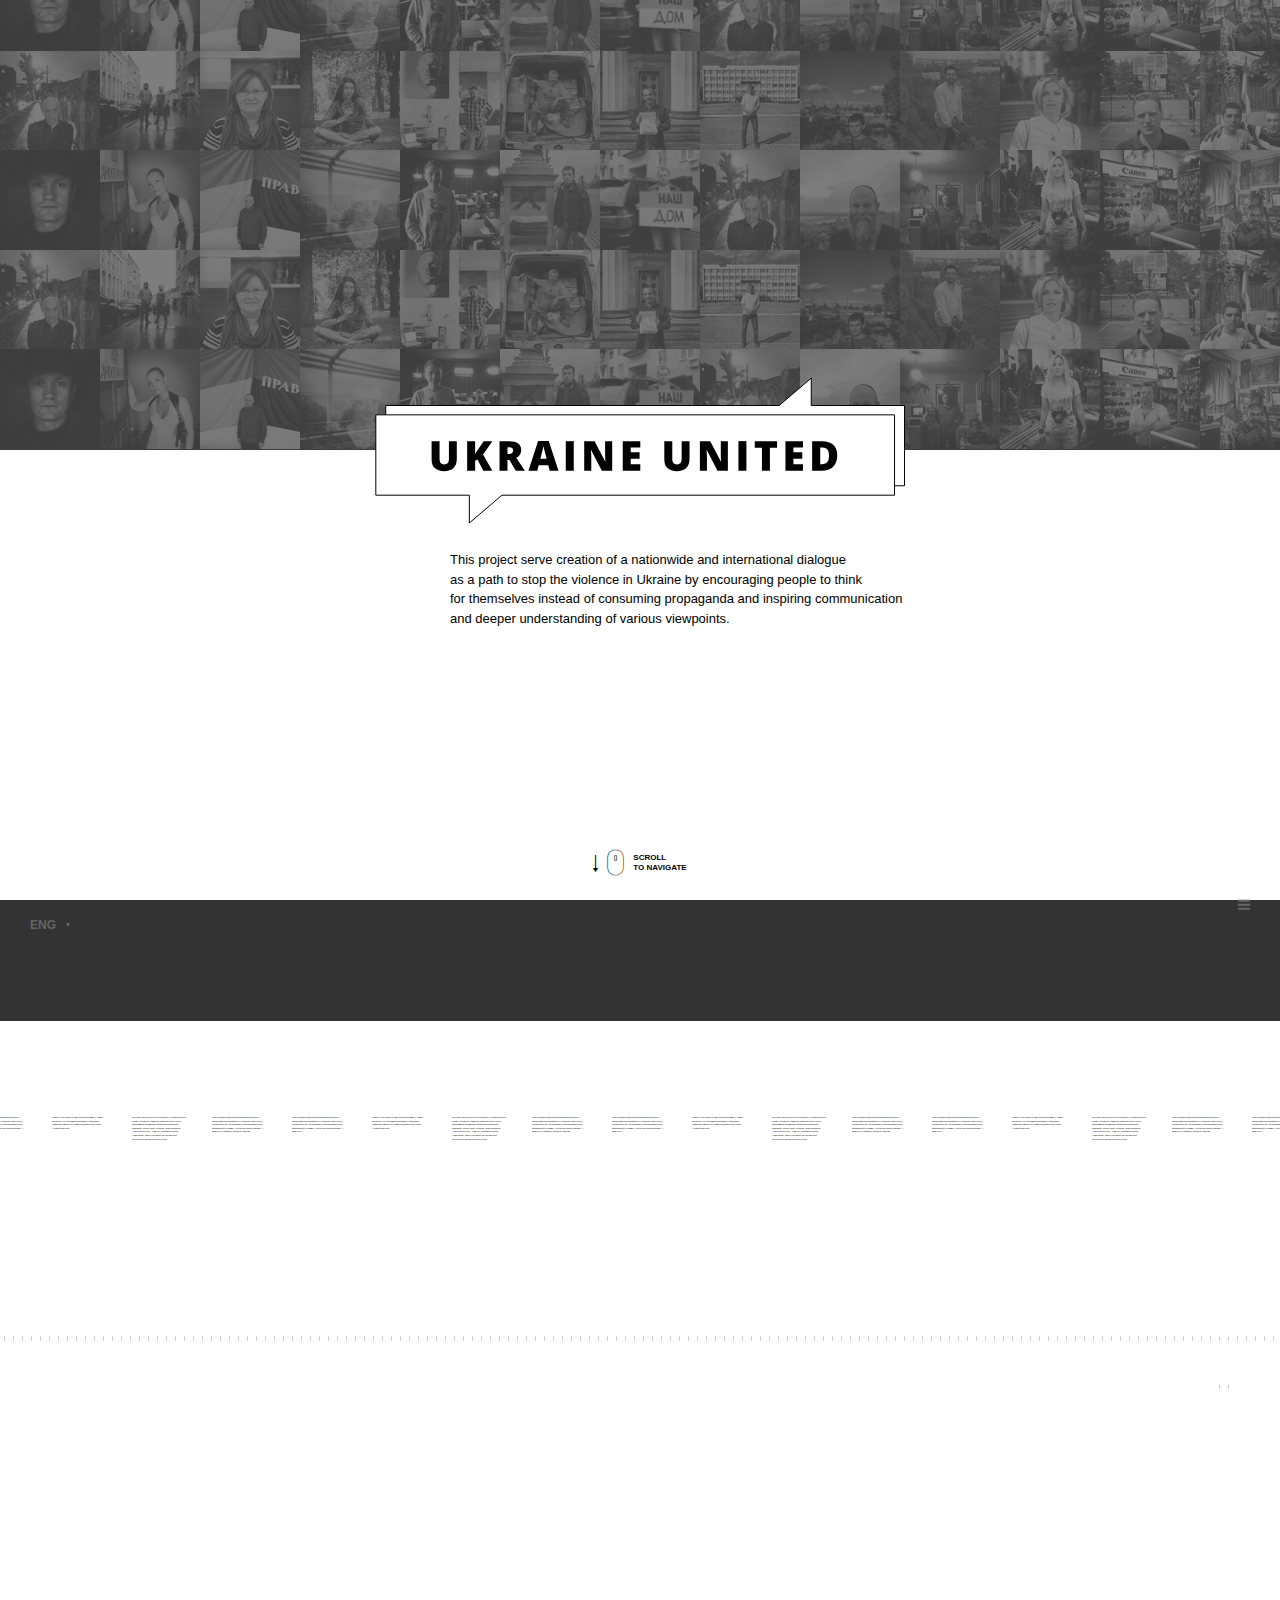
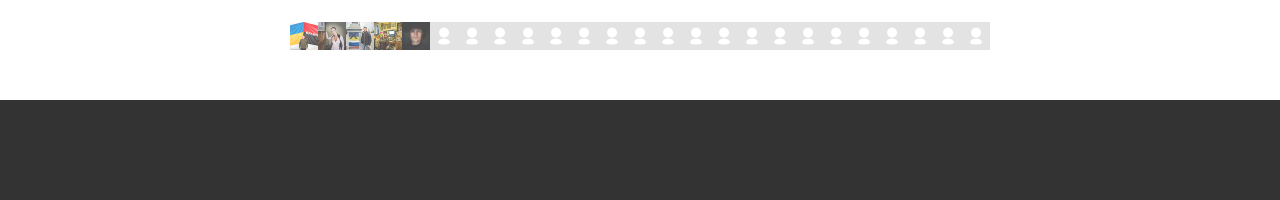
<file: index.html>
<!doctype html>
<html>
<head>
	<meta charset="utf-8">
	<title>Template</title>
	<link rel="stylesheet" media="all" href="css/screen.css">
	<link rel="stylesheet" media="all" href="css/style.css">
</head>
<body class="is-main-page">
<!-- wrapper -->
<div class="wrapper">
	<!-- main -->
	<div class="main">
		<div class="main__top">
			<div class="main__pictures">
				<div class="main__list">
					<img src="img/s/1.JPG" width="100" alt="">
					<img src="img/s/2.JPG" width="100" alt="">
					<img src="img/s/3.JPG" width="100" alt="">
					<img src="img/s/4.JPG" width="100" alt="">
					<img src="img/s/5.JPG" width="100" alt="">
					<img src="img/s/6.JPG" width="100" alt="">
					<img src="img/s/7.JPG" width="100" alt="">
					<img src="img/s/8.JPG" width="100" alt="">
					<img src="img/s/9.JPG" width="100" alt="">
					<img src="img/s/10.JPG" width="100" alt="">
					<img src="img/s/11.JPG" width="100" alt="">
					<img src="img/s/12.JPG" width="100" alt="">
					<img src="img/s/13.JPG" width="100" alt="">
					<img src="img/s/14.JPG" width="100" alt="">
					<img src="img/s/15.JPG" width="100" alt="">
					<img src="img/s/16.JPG" width="100" alt="">
					<img src="img/s/17.JPG" width="100" alt="">
					<img src="img/s/18.JPG" width="100" alt="">
					<img src="img/s/19.JPG" width="100" alt="">
					<img src="img/s/20.JPG" width="100" alt="">
				</div>
				<div class="main__list">
					<img src="img/s/21.JPG" width="100" alt="">
					<img src="img/s/22.JPG" width="100" alt="">
					<img src="img/s/23.JPG" width="100" alt="">
					<img src="img/s/24.JPG" width="100" alt="">
					<img src="img/s/25.JPG" width="100" alt="">
					<img src="img/s/26.JPG" width="100" alt="">
					<img src="img/s/27.JPG" width="100" alt="">
					<img src="img/s/28.JPG" width="100" alt="">
					<img src="img/s/29.JPG" width="100" alt="">
					<img src="img/s/30.JPG" width="100" alt="">
					<img src="img/s/31.JPG" width="100" alt="">
					<img src="img/s/32.JPG" width="100" alt="">
					<img src="img/s/33.JPG" width="100" alt="">
					<img src="img/s/34.JPG" width="100" alt="">
					<img src="img/s/35.JPG" width="100" alt="">
					<img src="img/s/36.JPG" width="100" alt="">
					<img src="img/s/37.JPG" width="100" alt="">
					<img src="img/s/38.JPG" width="100" alt="">
					<img src="img/s/39.JPG" width="100" alt="">
					<img src="img/s/40.JPG" width="100" alt="">
				</div>
				<div class="main__list">
					<img src="img/s/1.JPG" width="100" alt="">
					<img src="img/s/2.JPG" width="100" alt="">
					<img src="img/s/3.JPG" width="100" alt="">
					<img src="img/s/4.JPG" width="100" alt="">
					<img src="img/s/5.JPG" width="100" alt="">
					<img src="img/s/6.JPG" width="100" alt="">
					<img src="img/s/7.JPG" width="100" alt="">
					<img src="img/s/8.JPG" width="100" alt="">
					<img src="img/s/9.JPG" width="100" alt="">
					<img src="img/s/10.JPG" width="100" alt="">
					<img src="img/s/11.JPG" width="100" alt="">
					<img src="img/s/12.JPG" width="100" alt="">
					<img src="img/s/13.JPG" width="100" alt="">
					<img src="img/s/14.JPG" width="100" alt="">
					<img src="img/s/15.JPG" width="100" alt="">
					<img src="img/s/16.JPG" width="100" alt="">
					<img src="img/s/17.JPG" width="100" alt="">
					<img src="img/s/18.JPG" width="100" alt="">
					<img src="img/s/19.JPG" width="100" alt="">
					<img src="img/s/20.JPG" width="100" alt="">
				</div>
				<div class="main__list">
					<img src="img/s/21.JPG" width="100" alt="">
					<img src="img/s/22.JPG" width="100" alt="">
					<img src="img/s/23.JPG" width="100" alt="">
					<img src="img/s/24.JPG" width="100" alt="">
					<img src="img/s/25.JPG" width="100" alt="">
					<img src="img/s/26.JPG" width="100" alt="">
					<img src="img/s/27.JPG" width="100" alt="">
					<img src="img/s/28.JPG" width="100" alt="">
					<img src="img/s/29.JPG" width="100" alt="">
					<img src="img/s/30.JPG" width="100" alt="">
					<img src="img/s/31.JPG" width="100" alt="">
					<img src="img/s/32.JPG" width="100" alt="">
					<img src="img/s/33.JPG" width="100" alt="">
					<img src="img/s/34.JPG" width="100" alt="">
					<img src="img/s/35.JPG" width="100" alt="">
					<img src="img/s/36.JPG" width="100" alt="">
					<img src="img/s/37.JPG" width="100" alt="">
					<img src="img/s/38.JPG" width="100" alt="">
					<img src="img/s/39.JPG" width="100" alt="">
					<img src="img/s/40.JPG" width="100" alt="">
				</div>
				<div class="main__list">
					<img src="img/s/1.JPG" width="100" alt="">
					<img src="img/s/2.JPG" width="100" alt="">
					<img src="img/s/3.JPG" width="100" alt="">
					<img src="img/s/4.JPG" width="100" alt="">
					<img src="img/s/5.JPG" width="100" alt="">
					<img src="img/s/6.JPG" width="100" alt="">
					<img src="img/s/7.JPG" width="100" alt="">
					<img src="img/s/8.JPG" width="100" alt="">
					<img src="img/s/9.JPG" width="100" alt="">
					<img src="img/s/10.JPG" width="100" alt="">
					<img src="img/s/11.JPG" width="100" alt="">
					<img src="img/s/12.JPG" width="100" alt="">
					<img src="img/s/13.JPG" width="100" alt="">
					<img src="img/s/14.JPG" width="100" alt="">
					<img src="img/s/15.JPG" width="100" alt="">
					<img src="img/s/16.JPG" width="100" alt="">
					<img src="img/s/17.JPG" width="100" alt="">
					<img src="img/s/18.JPG" width="100" alt="">
					<img src="img/s/19.JPG" width="100" alt="">
					<img src="img/s/20.JPG" width="100" alt="">
				</div>
			</div>
		</div>
		<div class="main__in">
			<!-- center -->
			<div class="center">
				<div class="main__logo">
					<img src="img/logo.svg" width="530" alt="">
				</div>
				<div class="main__text">This project serve creation of a nationwide and international dialogue<br>as a path to stop the violence in Ukraine by encouraging people to think<br>for themselves instead of consuming propaganda and inspiring communication and deeper understanding of various viewpoints.</div>
			</div>
			<!-- letsgo -->
			<div class="letsgo js-letsgo">
				<i class="icon icon-arr-down"></i>
				<i class="icon icon-mouse"></i>
				<span>scroll<br>to navigate</span>
			</div>
		</div>
	</div>
	<!-- in -->
	<div class="in js-in">
		<!-- header -->
		<header class="header">
			<!-- lang -->
			<div class="lang">
				<div class="lang__head">eng</div>
				<div class="lang__list">
					<a href="#" data-lang="ukr">ukr</a>
					<a class="is-active" data-lang="eng" href="#">eng</a>
					<a data-lang="rus" href="#">rus</a>
				</div>
			</div>
			<div class="search">
				<button class="search__btn">
					<i class="icon icon-search"></i>
				</button>
			</div>
			<!-- menu -->
			<a class="menu js-scale">
				<b>
					<span class="en">Scale</span>
					<span class="uk">Масштаб</span>
					<span class="ru">Масштаб</span>
				</b>
				<i class="icon icon-menu"></i>
			</a>
			<a class="header__link" href="about.html"><span class="en">about project</span><span class="ru">О проекте</span><span class="uk">Про проект</span></a>
			<a class="header__logo" href="index.html#timeline">
				<span class="en"><img src="img/logo.svg" width="130" alt=""></span>
				<span class="ru"><img src="img/logo-ru.svg" width="130" alt=""></span>
				<span class="uk"><img src="img/logo-uk.svg" width="130" alt=""></span>
			</a>
		</header>
		<!-- container -->
		<div class="container js-container is-upper-show">
			<div class="container__under">
				<!-- cities-text -->
				<div class="cities-text">
					<!-- cities -->
					<div class="cities">
						<div class="cities__list js-cities">
							<label><input type="radio" name="city"><span><b class="uk">Марiуполь</b>
							<b class="ru">Мариуполь</b>
							<b class="en">Mariupol</b></span></label>
							<label><input type="radio" name="city"><span><b class="uk">Київ</b>
							<b class="ru">Киев</b>
							<b class="en">Kyiv</b></span></label>
							<label><input type="radio" name="city"><span><b class="uk">Слов'янськ</b>
							<b class="ru">Славянск</b>
							<b class="en">Slavyansk</b></span></label>
							<label><input type="radio" name="city"><span><b class="uk">Севастополь</b>
							<b class="ru">Севастополь</b>
							<b class="en">Sebastobol</b></span></label>
							<label><input type="radio" name="city"><span><b class="uk">Луганськ</b>
							<b class="ru">Луганск</b>
							<b class="en">Lugansk</b></span></label>
							<label><input type="radio" name="city"><span><b class="uk">Донецьк</b>
							<b class="ru">Донецк</b>
							<b class="en">Donetsk</b></span></label>
							<label><input type="radio" name="city"><span><b class="uk">Iлловайск</b>
							<b class="ru">Илловайск</b>
							<b class="en">Illovaisk</b></span></label>
							<label><input type="radio" name="city"><span><b class="uk">Днiпропетровськ</b>
							<b class="ru">Днепропетровск</b>
							<b class="en">Dnipropetrovsk</b></span></label>
							<label><input type="radio" name="city"><span><b class="uk">Одеса</b>
							<b class="ru">Одесса</b>
							<b class="en">Odessa</b></span></label>
							<label><input type="radio" name="city"><span><b class="uk">Львiв</b>
							<b class="ru">Львов</b>
							<b class="en">Lviv</b></span></label>
							<label><input type="radio" name="city"><span><b class="uk">Феодосiя</b>
							<b class="ru">Феодосия</b>
							<b class="en">Feodosiya</b></span></label>
							<label><input type="radio" name="city"><span><b class="uk">Луцк</b>
							<b class="ru">Луцк</b>
							<b class="en">Lutsk</b></span></label>
							<label><input type="radio" name="city"><span><b class="uk">Кривий Рiг</b>
							<b class="ru">Кривой Рог</b>
							<b class="en">Kriviy Rig</b></span></label>
							<label><input type="radio" name="city"><span><b class="uk">Запорiжжя</b>
							<b class="ru">Запорожье</b>
							<b class="en">Zaporizhzhya</b></span></label>
							<label><input type="radio" name="city"><span><b class="uk">Щастя</b>
							<b class="ru">Счастье</b>
							<b class="en">Schastya</b></span></label>
							<label><input type="radio" name="city"><span><b class="uk">Миколаїв</b>
							<b class="ru">Николаев</b>
							<b class="en">Mikolayiv</b></span></label>
							<label><input type="radio" name="city"><span><b class="uk">Коктебель</b>
							<b class="ru">Коктебель</b>
							<b class="en">Koktebel</b></span></label>
						</div>                                                     
					</div>
					<!-- text -->
					<div class="text">
						<div class="text__list">
							<div class="text__item">Початок першої акції на Майдані Незалежності в Києві. На площу вийшло півтори тисячі осіб, підтримати активістів прийшли опозиційні політики, серед яких і лідери «Батьківщини» Арсеній Яценюк, «УДАРу» Віталій Кличко, «Свободи» Олег Тягнибок та екс-міністр внутрішніх справ Юрій Луценко.</div>
							<div class="text__item">Уряд України вирішив призупинити процес підготовки до підписання угоди про асоціацію України та ЄС. Угода мала бути підписана 28 листопада на саміті «Східного партнерства» у Вільнюсі. Прем'єр України Микола </div>
							<div class="text__item">Уряд України вирішив призупинити процес підготовки до підписання угоди про асоціацію України та ЄС. Угода мала бути підписана 28 листопада на саміті  «Східного партнерства» у Вільнюсі.</div>
							<div class="text__item">Мітинг був оголошений безстроковим. У Києві всупереч рішенням влади міста утворився наметове містечко, комендантом якого став Андрій Парубій.</div>
							<div class="text__item">Початок першої акції на Майдані Незалежності в Києві. На площу вийшло півтори тисячі осіб, підтримати активістів прийшли опозиційні політики, серед яких і лідери «Батьківщини» Арсеній Яценюк, «УДАРу» Віталій Кличко, «Свободи» Олег Тягнибок та екс-міністр внутрішніх справ Юрій Луценко.</div>
							<div class="text__item">Уряд України вирішив призупинити процес підготовки до підписання угоди про асоціацію України та ЄС. Угода мала бути підписана 28 листопада на саміті «Східного партнерства» у Вільнюсі. Прем'єр України Микола </div>
							<div class="text__item">Уряд України вирішив призупинити процес підготовки до підписання угоди про асоціацію України та ЄС. Угода мала бути підписана 28 листопада на саміті  «Східного партнерства» у Вільнюсі.</div>
							<div class="text__item">Мітинг був оголошений безстроковим. У Києві всупереч рішенням влади міста утворився наметове містечко, комендантом якого став Андрій Парубій.</div>
							<div class="text__item">Початок першої акції на Майдані Незалежності в Києві. На площу вийшло півтори тисячі осіб, підтримати активістів прийшли опозиційні політики, серед яких і лідери «Батьківщини» Арсеній Яценюк, «УДАРу» Віталій Кличко, «Свободи» Олег Тягнибок та екс-міністр внутрішніх справ Юрій Луценко.</div>
							<div class="text__item">Уряд України вирішив призупинити процес підготовки до підписання угоди про асоціацію України та ЄС. Угода мала бути підписана 28 листопада на саміті «Східного партнерства» у Вільнюсі. Прем'єр України Микола </div>
							<div class="text__item">Уряд України вирішив призупинити процес підготовки до підписання угоди про асоціацію України та ЄС. Угода мала бути підписана 28 листопада на саміті  «Східного партнерства» у Вільнюсі.</div>
							<div class="text__item">Мітинг був оголошений безстроковим. У Києві всупереч рішенням влади міста утворився наметове містечко, комендантом якого став Андрій Парубій.</div>
							<div class="text__item">Початок першої акції на Майдані Незалежності в Києві. На площу вийшло півтори тисячі осіб, підтримати активістів прийшли опозиційні політики, серед яких і лідери «Батьківщини» Арсеній Яценюк, «УДАРу» Віталій Кличко, «Свободи» Олег Тягнибок та екс-міністр внутрішніх справ Юрій Луценко.</div>
							<div class="text__item">Уряд України вирішив призупинити процес підготовки до підписання угоди про асоціацію України та ЄС. Угода мала бути підписана 28 листопада на саміті «Східного партнерства» у Вільнюсі. Прем'єр України Микола </div>
							<div class="text__item">Уряд України вирішив призупинити процес підготовки до підписання угоди про асоціацію України та ЄС. Угода мала бути підписана 28 листопада на саміті  «Східного партнерства» у Вільнюсі.</div>
							<div class="text__item">Мітинг був оголошений безстроковим. У Києві всупереч рішенням влади міста утворився наметове містечко, комендантом якого став Андрій Парубій.</div>
							<div class="text__item">Початок першої акції на Майдані Незалежності в Києві. На площу вийшло півтори тисячі осіб, підтримати активістів прийшли опозиційні політики, серед яких і лідери «Батьківщини» Арсеній Яценюк, «УДАРу» Віталій Кличко, «Свободи» Олег Тягнибок та екс-міністр внутрішніх справ Юрій Луценко.</div>
							<div class="text__item">Уряд України вирішив призупинити процес підготовки до підписання угоди про асоціацію України та ЄС. Угода мала бути підписана 28 листопада на саміті «Східного партнерства» у Вільнюсі. Прем'єр України Микола </div>
							<div class="text__item">Уряд України вирішив призупинити процес підготовки до підписання угоди про асоціацію України та ЄС. Угода мала бути підписана 28 листопада на саміті  «Східного партнерства» у Вільнюсі.</div>
							<div class="text__item">Мітинг був оголошений безстроковим. У Києві всупереч рішенням влади міста утворився наметове містечко, комендантом якого став Андрій Парубій.</div>
							<div class="text__item">Початок першої акції на Майдані Незалежності в Києві. На площу вийшло півтори тисячі осіб, підтримати активістів прийшли опозиційні політики, серед яких і лідери «Батьківщини» Арсеній Яценюк, «УДАРу» Віталій Кличко, «Свободи» Олег Тягнибок та екс-міністр внутрішніх справ Юрій Луценко.</div>
							<div class="text__item">Уряд України вирішив призупинити процес підготовки до підписання угоди про асоціацію України та ЄС. Угода мала бути підписана 28 листопада на саміті «Східного партнерства» у Вільнюсі. Прем'єр України Микола </div>
							<div class="text__item">Уряд України вирішив призупинити процес підготовки до підписання угоди про асоціацію України та ЄС. Угода мала бути підписана 28 листопада на саміті  «Східного партнерства» у Вільнюсі.</div>
							<div class="text__item">Мітинг був оголошений безстроковим. У Києві всупереч рішенням влади міста утворився наметове містечко, комендантом якого став Андрій Парубій.</div>
							<div class="text__item">Початок першої акції на Майдані Незалежності в Києві. На площу вийшло півтори тисячі осіб, підтримати активістів прийшли опозиційні політики, серед яких і лідери «Батьківщини» Арсеній Яценюк, «УДАРу» Віталій Кличко, «Свободи» Олег Тягнибок та екс-міністр внутрішніх справ Юрій Луценко.</div>
							<div class="text__item">Уряд України вирішив призупинити процес підготовки до підписання угоди про асоціацію України та ЄС. Угода мала бути підписана 28 листопада на саміті «Східного партнерства» у Вільнюсі. Прем'єр України Микола </div>
							<div class="text__item">Уряд України вирішив призупинити процес підготовки до підписання угоди про асоціацію України та ЄС. Угода мала бути підписана 28 листопада на саміті  «Східного партнерства» у Вільнюсі.</div>
							<div class="text__item">Мітинг був оголошений безстроковим. У Києві всупереч рішенням влади міста утворився наметове містечко, комендантом якого став Андрій Парубій.</div>
							<div class="text__item">Початок першої акції на Майдані Незалежності в Києві. На площу вийшло півтори тисячі осіб, підтримати активістів прийшли опозиційні політики, серед яких і лідери «Батьківщини» Арсеній Яценюк, «УДАРу» Віталій Кличко, «Свободи» Олег Тягнибок та екс-міністр внутрішніх справ Юрій Луценко.</div>
						</div>
					</div>
				</div>
				<!-- full -->
				<div class="full">
					<div class="full__in">
						<div class="full__month">
							<div class="full__day"></div>
							<div class="full__day"></div>
							<div class="full__day"></div>
							<div class="full__day"></div>
							<div class="full__day"></div>
							<div class="full__day"></div>
							<div class="full__day"></div>
							<div class="full__day"></div>
							<div class="full__day"></div>
							<div class="full__day"></div>
							<div class="full__day"></div>
							<div class="full__day"></div>
							<div class="full__day"></div>
							<div class="full__day"></div>
							<div class="full__day"></div>
							<div class="full__day"></div>
							<div class="full__day"></div>
							<div class="full__day"></div>
							<div class="full__day"></div>
							<div class="full__day"></div>
							<div class="full__day"></div>
							<div class="full__day"></div>
							<div class="full__day"></div>
							<div class="full__day"></div>
							<div class="full__day"></div>
							<div class="full__day"></div>
							<div class="full__day"></div>
							<div class="full__day"></div>
							<div class="full__day"></div><!-- 29 -->
							<div class="full__day"></div>
							<div class="full__day"></div>
							<div class="full__title uk" href="#"><a class="js-full-month js-init" data-time="t010314" href="#">Березень</a></div>
							<div class="full__title en" href="#"><a class="js-full-month js-init" data-time="t010314" href="#">March</a></div>
							<div class="full__title ru" href="#"><a class="js-full-month js-init" data-time="t010314" href="#">Март</a></div>
						</div>
						<div class="full__month">
							<div class="full__day"></div>
							<div class="full__day"></div>
							<div class="full__day"></div>
							<div class="full__day"></div>
							<div class="full__day"></div>
							<div class="full__day"></div>
							<div class="full__day"></div>
							<div class="full__day"></div>
							<div class="full__day"></div>
							<div class="full__day"></div>
							<div class="full__day"></div>
							<div class="full__day"></div>
							<div class="full__day"></div>
							<div class="full__day"></div>
							<div class="full__day"></div>
							<div class="full__day"></div>
							<div class="full__day"></div>
							<div class="full__day"></div>
							<div class="full__day"></div>
							<div class="full__day"></div>
							<div class="full__day"></div>
							<div class="full__day"></div>
							<div class="full__day"></div>
							<div class="full__day"></div>
							<div class="full__day"></div>
							<div class="full__day"></div>
							<div class="full__day"></div>
							<div class="full__day"></div>
							<div class="full__day"></div><!-- 29 -->
							<div class="full__day"></div>
							<div class="full__title uk" href="#"><a class="js-full-month" data-time="t010414" href="#">Квітень</a></div>
							<div class="full__title en" href="#"><a class="js-full-month" data-time="t010414" href="#">April</a></div>
							<div class="full__title ru" href="#"><a class="js-full-month" data-time="t010414" href="#">Апрель</a></div>
						</div>
						<div class="full__month">
							<div class="full__day"></div>
							<div class="full__day"></div>
							<div class="full__day"></div>
							<div class="full__day"></div>
							<div class="full__day"></div>
							<div class="full__day"></div>
							<div class="full__day"></div>
							<div class="full__day"></div>
							<div class="full__day"></div>
							<div class="full__day"></div>
							<div class="full__day"></div>
							<div class="full__day"></div>
							<div class="full__day"></div>
							<div class="full__day"></div>
							<div class="full__day"></div>
							<div class="full__day"></div>
							<div class="full__day"></div>
							<div class="full__day"></div>
							<div class="full__day"></div>
							<div class="full__day"></div>
							<div class="full__day"></div>
							<div class="full__day"></div>
							<div class="full__day"></div>
							<div class="full__day"></div>
							<div class="full__day"></div>
							<div class="full__day"></div>
							<div class="full__day"></div>
							<div class="full__day"></div>
							<div class="full__day"></div><!-- 29 -->
							<div class="full__day"></div>
							<div class="full__day"></div>
							<div class="full__title uk" href="#"><a class="js-full-month" data-time="t010514" href="#">Травень</a></div>
							<div class="full__title en" href="#"><a class="js-full-month" data-time="t010514" href="#">May</a></div>
							<div class="full__title ru" href="#"><a class="js-full-month" data-time="t010514" href="#">Май</a></div>
						</div>
						<div class="full__month">
							<div class="full__day"></div>
							<div class="full__day"></div>
							<div class="full__day"></div>
							<div class="full__day"></div>
							<div class="full__day"></div>
							<div class="full__day"></div>
							<div class="full__day"></div>
							<div class="full__day"></div>
							<div class="full__day"></div>
							<div class="full__day"></div>
							<div class="full__day"></div>
							<div class="full__day"></div>
							<div class="full__day"></div>
							<div class="full__day"></div>
							<div class="full__day"></div>
							<div class="full__day"></div>
							<div class="full__day"></div>
							<div class="full__day"></div>
							<div class="full__day"></div>
							<div class="full__day"></div>
							<div class="full__day"></div>
							<div class="full__day"></div>
							<div class="full__day"></div>
							<div class="full__day"></div>
							<div class="full__day"></div>
							<div class="full__day"></div>
							<div class="full__day"></div>
							<div class="full__day"></div>
							<div class="full__day"></div><!-- 29 -->
							<div class="full__day"></div>
							<div class="full__title uk" href="#"><a class="js-full-month" data-time="t010614" href="#">Червень</a></div>
							<div class="full__title en" href="#"><a class="js-full-month" data-time="t010614" href="#">June</a></div>
							<div class="full__title ru" href="#"><a class="js-full-month" data-time="t010614" href="#">Июнь</a></div>
						</div>
						<div class="full__month">
							<div class="full__day"></div>
							<div class="full__day"></div>
							<div class="full__day"></div>
							<div class="full__day"></div>
							<div class="full__day"></div>
							<div class="full__day"></div>
							<div class="full__day"></div>
							<div class="full__day"></div>
							<div class="full__day"></div>
							<div class="full__day"></div>
							<div class="full__day"></div>
							<div class="full__day"></div>
							<div class="full__day"></div>
							<div class="full__day is-interview"></div>
							<div class="full__day is-interview"></div>
							<div class="full__day"></div>
							<div class="full__day"></div>
							<div class="full__day"></div>
							<div class="full__day"></div>
							<div class="full__day"></div>
							<div class="full__day"></div>
							<div class="full__day"></div>
							<div class="full__day"></div>
							<div class="full__day"></div>
							<div class="full__day"></div>
							<div class="full__day"></div>
							<div class="full__day"></div>
							<div class="full__day"></div>
							<div class="full__day"></div><!-- 29 -->
							<div class="full__day"></div>
							<div class="full__day is-interview"></div>
							<div class="full__title uk" href="#"><a class="js-full-month" data-time="t010714" href="#">Липень</a></div>
							<div class="full__title en" href="#"><a class="js-full-month" data-time="t010714" href="#">July</a></div>
							<div class="full__title ru" href="#"><a class="js-full-month" data-time="t010714" href="#">Июль</a></div>
						</div>
						<div class="full__month">
							<div class="full__day"></div>
							<div class="full__day"></div>
							<div class="full__day"></div>
							<div class="full__day"></div>
							<div class="full__day"></div>
							<div class="full__day"></div>
							<div class="full__day"></div>
							<div class="full__day"></div>
							<div class="full__day"></div>
							<div class="full__day"></div>
							<div class="full__day"></div>
							<div class="full__day"></div>
							<div class="full__day"></div>
							<div class="full__day"></div>
							<div class="full__day is-interview"></div>
							<div class="full__day"></div>
							<div class="full__day"></div>
							<div class="full__day is-interview"></div>
							<div class="full__day"></div>
							<div class="full__day"></div>
							<div class="full__day"></div>
							<div class="full__day is-interview"></div>
							<div class="full__day"></div>
							<div class="full__day"></div>
							<div class="full__day is-interview"></div>
							<div class="full__day"></div>
							<div class="full__day"></div>
							<div class="full__day"></div>
							<div class="full__day"></div><!-- 29 -->
							<div class="full__day"></div>
							<div class="full__day is-interview"></div>
							<div class="full__title uk" href="#"><a class="js-full-month" data-time="t010814" href="#">Серпень</a></div>
							<div class="full__title en" href="#"><a class="js-full-month" data-time="t010814" href="#">Август</a></div>
							<div class="full__title ru" href="#"><a class="js-full-month" data-time="t010814" href="#">Август</a></div>
						</div>
						<div class="full__month">
							<div class="full__day"></div>
							<div class="full__day"></div>
							<div class="full__day"></div>
							<div class="full__day"></div>
							<div class="full__day"></div>
							<div class="full__day"></div>
							<div class="full__day"></div>
							<div class="full__day"></div>
							<div class="full__day"></div>
							<div class="full__day"></div>
							<div class="full__day"></div>
							<div class="full__day"></div>
							<div class="full__day"></div>
							<div class="full__day"></div>
							<div class="full__day"></div>
							<div class="full__day"></div>
							<div class="full__day"></div>
							<div class="full__day"></div>
							<div class="full__day"></div>
							<div class="full__day"></div>
							<div class="full__day"></div>
							<div class="full__day"></div>
							<div class="full__day"></div>
							<div class="full__day"></div>
							<div class="full__day"></div>
							<div class="full__day"></div>
							<div class="full__day"></div>
							<div class="full__day"></div>
							<div class="full__day"></div><!-- 29 -->
							<div class="full__day"></div>
							<div class="full__title uk" href="#"><a class="js-full-month" data-time="t010914" href="#">Вересень</a></div>
							<div class="full__title en" href="#"><a class="js-full-month" data-time="t010914" href="#">September</a></div>
							<div class="full__title ru" href="#"><a class="js-full-month" data-time="t010914" href="#">Сентябрь</a></div>
						</div>
						<div class="full__month">
							<div class="full__day"></div>
							<div class="full__day"></div>
							<div class="full__day"></div>
							<div class="full__day"></div>
							<div class="full__day"></div>
							<div class="full__day"></div>
							<div class="full__day"></div>
							<div class="full__day"></div>
							<div class="full__day"></div>
							<div class="full__day"></div>
							<div class="full__day"></div>
							<div class="full__day"></div>
							<div class="full__day"></div>
							<div class="full__day"></div>
							<div class="full__day"></div>
							<div class="full__day"></div>
							<div class="full__day"></div>
							<div class="full__day"></div>
							<div class="full__day"></div>
							<div class="full__day"></div>
							<div class="full__day"></div>
							<div class="full__day"></div>
							<div class="full__day"></div>
							<div class="full__day"></div>
							<div class="full__day"></div>
							<div class="full__day"></div>
							<div class="full__day"></div>
							<div class="full__day"></div>
							<div class="full__day"></div><!-- 29 -->
							<div class="full__day"></div>
							<div class="full__day"></div>
							<div class="full__title uk" href="#"><a class="js-full-month" data-time="t011014" href="#">Жовтень</a></div>
							<div class="full__title en" href="#"><a class="js-full-month" data-time="t011014" href="#">October</a></div>
							<div class="full__title ru" href="#"><a class="js-full-month" data-time="t011014" href="#">Октябрь</a></div>
						</div>
						<div class="full__month">
							<div class="full__day"></div>
							<div class="full__day"></div>
							<div class="full__day"></div>
							<div class="full__day"></div>
							<div class="full__day"></div>
							<div class="full__day"></div>
							<div class="full__day"></div>
							<div class="full__day"></div>
							<div class="full__day"></div>
							<div class="full__day"></div>
							<div class="full__day"></div>
							<div class="full__day"></div>
							<div class="full__day"></div>
							<div class="full__day"></div>
							<div class="full__day"></div>
							<div class="full__day"></div>
							<div class="full__day"></div>
							<div class="full__day"></div>
							<div class="full__day"></div>
							<div class="full__day"></div>
							<div class="full__day"></div>
							<div class="full__day"></div>
							<div class="full__day"></div>
							<div class="full__day"></div>
							<div class="full__day"></div>
							<div class="full__day"></div>
							<div class="full__day"></div>
							<div class="full__day"></div>
							<div class="full__day"></div><!-- 29 -->
							<div class="full__day"></div>
							<div class="full__title uk" href="#"><a class="js-full-month" data-time="t011114" href="#">Листопад</a></div>
							<div class="full__title en" href="#"><a class="js-full-month" data-time="t011114" href="#">November</a></div>
							<div class="full__title ru" href="#"><a class="js-full-month" data-time="t011114" href="#">Ноябрь</a></div>
						</div>
						<div class="full__month">
							<div class="full__day"></div>
							<div class="full__day"></div>
							<div class="full__day"></div>
							<div class="full__day"></div>
							<div class="full__day"></div>
							<div class="full__day"></div>
							<div class="full__day"></div>
							<div class="full__day"></div>
							<div class="full__day"></div>
							<div class="full__day"></div>
							<div class="full__day"></div>
							<div class="full__day"></div>
							<div class="full__day"></div>
							<div class="full__day"></div>
							<div class="full__day"></div>
							<div class="full__day"></div>
							<div class="full__day"></div>
							<div class="full__day"></div>
							<div class="full__day"></div>
							<div class="full__day"></div>
							<div class="full__day"></div>
							<div class="full__day"></div>
							<div class="full__day"></div>
							<div class="full__day"></div>
							<div class="full__day"></div>
							<div class="full__day"></div>
							<div class="full__day"></div>
							<div class="full__day"></div>
							<div class="full__day"></div><!-- 29 -->
							<div class="full__day"></div>
							<div class="full__day"></div>
							<div class="full__title uk" href="#"><a class="js-full-month" data-time="t011214" href="#">Грудень</a></div>
							<div class="full__title en" href="#"><a class="js-full-month" data-time="t011214" href="#">December</a></div>
							<div class="full__title ru" href="#"><a class="js-full-month" data-time="t011214" href="#">Декабрь</a></div>
						</div>
						<div class="full__month">
							<div class="full__day"></div>
							<div class="full__day"></div>
							<div class="full__day"></div>
							<div class="full__day"></div>
							<div class="full__day"></div>
							<div class="full__day"></div>
							<div class="full__day"></div>
							<div class="full__day"></div>
							<div class="full__day"></div>
							<div class="full__day"></div>
							<div class="full__day"></div>
							<div class="full__day"></div>
							<div class="full__day"></div>
							<div class="full__day"></div>
							<div class="full__day"></div>
							<div class="full__day"></div>
							<div class="full__day"></div>
							<div class="full__day"></div>
							<div class="full__day"></div>
							<div class="full__day"></div>
							<div class="full__day"></div>
							<div class="full__day"></div>
							<div class="full__day"></div>
							<div class="full__day"></div>
							<div class="full__day"></div>
							<div class="full__day"></div>
							<div class="full__day"></div>
							<div class="full__day"></div>
							<div class="full__day"></div><!-- 29 -->
							<div class="full__day"></div>
							<div class="full__day"></div>
							<div class="full__title uk" href="#"><a class="js-full-month" data-time="t010115" href="#">Січень</a></div>
							<div class="full__title en" href="#"><a class="js-full-month" data-time="t010115" href="#">January</a></div>
							<div class="full__title ru" href="#"><a class="js-full-month" data-time="t010115" href="#">Январь</a></div>
						</div>
						<div class="full__month">
							<div class="full__day"></div>
							<div class="full__day"></div>
							<div class="full__day"></div>
							<div class="full__day"></div>
							<div class="full__day"></div>
							<div class="full__day"></div>
							<div class="full__day"></div>
							<div class="full__day"></div>
							<div class="full__day"></div>
							<div class="full__day"></div>
							<div class="full__day"></div>
							<div class="full__day"></div>
							<div class="full__day"></div>
							<div class="full__day"></div>
							<div class="full__day"></div>
							<div class="full__day"></div>
							<div class="full__day"></div>
							<div class="full__day"></div>
							<div class="full__day"></div>
							<div class="full__day"></div>
							<div class="full__day"></div>
							<div class="full__day"></div>
							<div class="full__day"></div>
							<div class="full__day"></div>
							<div class="full__day"></div>
							<div class="full__day"></div>
							<div class="full__day"></div>
							<div class="full__day"></div><!-- 28 -->
							<div class="full__title uk" href="#"><a class="js-full-month" data-time="t010215" href="#">Лютий</a></div>
							<div class="full__title en" href="#"><a class="js-full-month" data-time="t010215" href="#">February</a></div>
							<div class="full__title ru" href="#"><a class="js-full-month" data-time="t010215" href="#">Февраль</a></div>
						</div>
						<div class="full__month">
							<div class="full__day"></div>
							<div class="full__day"></div>
							<div class="full__day"></div>
							<div class="full__day"></div>
							<div class="full__day"></div>
							<div class="full__day"></div>
							<div class="full__day"></div>
							<div class="full__day"></div>
							<div class="full__day"></div>
							<div class="full__day"></div>
							<div class="full__day"></div>
							<div class="full__day"></div>
							<div class="full__day"></div>
							<div class="full__day"></div>
							<div class="full__day"></div>
							<div class="full__day"></div>
							<div class="full__day"></div>
							<div class="full__day"></div>
							<div class="full__day"></div>
							<div class="full__day"></div>
							<div class="full__day"></div>
							<div class="full__day"></div>
							<div class="full__day"></div>
							<div class="full__day"></div>
							<div class="full__day"></div>
							<div class="full__day"></div>
							<div class="full__day"></div>
							<div class="full__day"></div>
							<div class="full__day"></div><!-- 29 -->
							<div class="full__day"></div>
							<div class="full__day"></div>
							<div class="full__title uk" href="#"><a class="js-full-month js-init" data-time="t010315" href="#">Березень</a></div>
							<div class="full__title en" href="#"><a class="js-full-month js-init" data-time="t010315" href="#">March</a></div>
							<div class="full__title ru" href="#"><a class="js-full-month js-init" data-time="t010315" href="#">Март</a></div>
						</div>
						<div class="full__month">
							<div class="full__day"></div>
							<div class="full__day"></div>
							<div class="full__day"></div>
							<div class="full__day"></div>
							<div class="full__day"></div>
							<div class="full__day"></div>
							<div class="full__day"></div>
							<div class="full__day"></div>
							<div class="full__day"></div>
							<div class="full__day"></div>
							<div class="full__day"></div>
							<div class="full__day"></div>
							<div class="full__day"></div>
							<div class="full__day"></div>
							<div class="full__day"></div>
							<div class="full__day"></div>
							<div class="full__day"></div>
							<div class="full__day"></div>
							<div class="full__day"></div>
							<div class="full__day"></div>
							<div class="full__day"></div>
							<div class="full__day"></div>
							<div class="full__day"></div>
							<div class="full__day"></div>
							<div class="full__day"></div>
							<div class="full__day"></div>
							<div class="full__day"></div>
							<div class="full__day"></div>
							<div class="full__day"></div><!-- 29 -->
							<div class="full__day"></div>
							<div class="full__title uk" href="#"><a class="js-full-month" data-time="t010415" href="#">Квітень</a></div>
							<div class="full__title en" href="#"><a class="js-full-month" data-time="t010415" href="#">April</a></div>
							<div class="full__title ru" href="#"><a class="js-full-month" data-time="t010415" href="#">Апрель</a></div>
						</div>
						<div class="full__month">
							<div class="full__day"></div>
							<div class="full__day"></div>
							<div class="full__day"></div>
							<div class="full__day"></div>
							<div class="full__day"></div>
							<div class="full__day"></div>
							<div class="full__day"></div>
							<div class="full__day"></div>
							<div class="full__day"></div>
							<div class="full__day"></div>
							<div class="full__day"></div>
							<div class="full__day"></div>
							<div class="full__day"></div>
							<div class="full__day"></div>
							<div class="full__day"></div>
							<div class="full__day"></div>
							<div class="full__day"></div>
							<div class="full__day"></div>
							<div class="full__day"></div>
							<div class="full__day"></div>
							<div class="full__day"></div>
							<div class="full__day"></div>
							<div class="full__day"></div>
							<div class="full__day"></div>
							<div class="full__day"></div>
							<div class="full__day"></div>
							<div class="full__day"></div>
							<div class="full__day"></div>
							<div class="full__day"></div><!-- 29 -->
							<div class="full__day"></div>
							<div class="full__day"></div>
							<div class="full__title uk" href="#"><a class="js-full-month" data-time="t010515" href="#">Травень</a></div>
							<div class="full__title en" href="#"><a class="js-full-month" data-time="t010515" href="#">May</a></div>
							<div class="full__title ru" href="#"><a class="js-full-month" data-time="t010515" href="#">Май</a></div>
						</div>
						<div class="full__month">
							<div class="full__day"></div>
							<div class="full__day"></div>
							<div class="full__day"></div>
							<div class="full__day"></div>
							<div class="full__day"></div>
							<div class="full__day"></div>
							<div class="full__day"></div>
							<div class="full__day"></div>
							<div class="full__day"></div>
							<div class="full__day"></div>
							<div class="full__day"></div>
							<div class="full__day"></div>
							<div class="full__day"></div>
							<div class="full__day"></div>
							<div class="full__day"></div>
							<div class="full__day"></div>
							<div class="full__day"></div>
							<div class="full__day"></div>
							<div class="full__day"></div>
							<div class="full__day"></div>
							<div class="full__day"></div>
							<div class="full__day"></div>
							<div class="full__day"></div>
							<div class="full__day"></div>
							<div class="full__day"></div>
							<div class="full__day"></div>
							<div class="full__day"></div>
							<div class="full__day"></div>
							<div class="full__day"></div><!-- 29 -->
							<div class="full__day"></div>
							<div class="full__title uk" href="#"><a class="js-full-month" data-time="t010615" href="#">Червень</a></div>
							<div class="full__title en" href="#"><a class="js-full-month" data-time="t010615" href="#">June</a></div>
							<div class="full__title ru" href="#"><a class="js-full-month" data-time="t010615" href="#">Июнь</a></div>
						</div>
						<div class="full__month">
							<div class="full__day"></div>
							<div class="full__day"></div>
							<div class="full__day"></div>
							<div class="full__day"></div>
							<div class="full__day"></div>
							<div class="full__day"></div>
							<div class="full__day"></div>
							<div class="full__day"></div>
							<div class="full__day"></div>
							<div class="full__day"></div>
							<div class="full__day"></div>
							<div class="full__day"></div>
							<div class="full__day"></div>
							<div class="full__day is-interview"></div>
							<div class="full__day is-interview"></div>
							<div class="full__day"></div>
							<div class="full__day"></div>
							<div class="full__day"></div>
							<div class="full__day"></div>
							<div class="full__day"></div>
							<div class="full__day"></div>
							<div class="full__day"></div>
							<div class="full__day"></div>
							<div class="full__day"></div>
							<div class="full__day"></div>
							<div class="full__day"></div>
							<div class="full__day"></div>
							<div class="full__day"></div>
							<div class="full__day"></div><!-- 29 -->
							<div class="full__day"></div>
							<div class="full__day is-interview"></div>
							<div class="full__title uk" href="#"><a class="js-full-month" data-time="t010715" href="#">Липень</a></div>
							<div class="full__title en" href="#"><a class="js-full-month" data-time="t010715" href="#">July</a></div>
							<div class="full__title ru" href="#"><a class="js-full-month" data-time="t010715" href="#">Июль</a></div>
						</div>
					</div>
				</div>
				<!-- list -->
				<div class="list">
					<div class="list__in">
						<a class="list__item" href="article1.html">
							<div class="list__info">
								<div class="list__man">Дмитро Ярош</div>
								<div class="list__place">Лідер української праворадикальної організації "Правий Сектор"</div>
							</div>
							<div class="list__pic">
								<img src="img/pic3-56x56.jpg" alt="">
							</div>
						</a>
						<a class="list__item" href="article2.html">
							<div class="list__info">
								<div class="list__man">Арiна Кольцова</div>
								<div class="list__place">Гoлoва "Самооборони" Солом'янського району м. Києва</div>
							</div>
							<div class="list__pic">
								<img src="img/pic2-56x56.jpg" alt="">
							</div>
						</a>
						<a class="list__item" href="article3.html">
							<div class="list__info">
								<div class="list__man">Андрій Волокита</div>
								<div class="list__place">Підприємець</div>
							</div>
							<div class="list__pic">
								<img src="img/pic1-56x56.jpg" alt="">
							</div>
						</a>
						<a class="list__item" href="article4.html">
							<div class="list__info">
								<div class="list__man">Олег Губар</div>
								<div class="list__place">м. Одеса, Історик міста Одеса</div>
							</div>
							<div class="list__pic">
								<img src="img/pic4-56x56.jpg" alt="">
							</div>
						</a>
						<a class="list__item" href="article5.html">
							<div class="list__info">
								<div class="list__man">Анатолій Стрельченко</div>
								<div class="list__place">м. Київ, Полковник. Командир спецпідрозділу «Омега» внутрішніх військ міністерства внутрішніх справ України.</div>
							</div>
							<div class="list__pic">
								<img src="img/strel.jpg" alt="">
							</div>
						</a>
						<a class="list__item" href="article.html">
							<div class="list__info">
								<div class="list__man">Иван Иванов</div>
								<div class="list__place">м. Київ, Строитель.</div>
							</div>
							<div class="list__pic">
								<img src="img/userpic.png" alt="">
							</div>
						</a>
						<a class="list__item" href="article.html">
							<div class="list__info">
								<div class="list__man">Иван Иванов</div>
								<div class="list__place">м. Київ, Строитель.</div>
							</div>
							<div class="list__pic">
								<img src="img/userpic.png" alt="">
							</div>
						</a>
						<a class="list__item" href="article.html">
							<div class="list__info">
								<div class="list__man">Иван Иванов</div>
								<div class="list__place">м. Київ, Строитель.</div>
							</div>
							<div class="list__pic">
								<img src="img/userpic.png" alt="">
							</div>
						</a>
						<a class="list__item" href="article.html">
							<div class="list__info">
								<div class="list__man">Иван Иванов</div>
								<div class="list__place">м. Київ, Строитель.</div>
							</div>
							<div class="list__pic">
								<img src="img/userpic.png" alt="">
							</div>
						</a>
						<a class="list__item" href="article.html">
							<div class="list__info">
								<div class="list__man">Иван Иванов</div>
								<div class="list__place">м. Київ, Строитель.</div>
							</div>
							<div class="list__pic">
								<img src="img/userpic.png" alt="">
							</div>
						</a>
						<a class="list__item" href="article.html">
							<div class="list__info">
								<div class="list__man">Иван Иванов</div>
								<div class="list__place">м. Київ, Строитель.</div>
							</div>
							<div class="list__pic">
								<img src="img/userpic.png" alt="">
							</div>
						</a>
						<a class="list__item" href="article.html">
							<div class="list__info">
								<div class="list__man">Иван Иванов</div>
								<div class="list__place">м. Київ, Строитель.</div>
							</div>
							<div class="list__pic">
								<img src="img/userpic.png" alt="">
							</div>
						</a>
						<a class="list__item" href="article.html">
							<div class="list__info">
								<div class="list__man">Иван Иванов</div>
								<div class="list__place">м. Київ, Строитель.</div>
							</div>
							<div class="list__pic">
								<img src="img/userpic.png" alt="">
							</div>
						</a>
						<a class="list__item" href="article.html">
							<div class="list__info">
								<div class="list__man">Иван Иванов</div>
								<div class="list__place">м. Київ, Строитель.</div>
							</div>
							<div class="list__pic">
								<img src="img/userpic.png" alt="">
							</div>
						</a>
						<a class="list__item" href="article.html">
							<div class="list__info">
								<div class="list__man">Иван Иванов</div>
								<div class="list__place">м. Київ, Строитель.</div>
							</div>
							<div class="list__pic">
								<img src="img/userpic.png" alt="">
							</div>
						</a>
						<a class="list__item" href="article.html">
							<div class="list__info">
								<div class="list__man">Иван Иванов</div>
								<div class="list__place">м. Київ, Строитель.</div>
							</div>
							<div class="list__pic">
								<img src="img/userpic.png" alt="">
							</div>
						</a>
						<a class="list__item" href="article.html">
							<div class="list__info">
								<div class="list__man">Иван Иванов</div>
								<div class="list__place">м. Київ, Строитель.</div>
							</div>
							<div class="list__pic">
								<img src="img/userpic.png" alt="">
							</div>
						</a>
						<a class="list__item" href="article.html">
							<div class="list__info">
								<div class="list__man">Иван Иванов</div>
								<div class="list__place">м. Київ, Строитель.</div>
							</div>
							<div class="list__pic">
								<img src="img/userpic.png" alt="">
							</div>
						</a>
						<a class="list__item" href="article.html">
							<div class="list__info">
								<div class="list__man">Иван Иванов</div>
								<div class="list__place">м. Київ, Строитель.</div>
							</div>
							<div class="list__pic">
								<img src="img/userpic.png" alt="">
							</div>
						</a>
						<a class="list__item" href="article.html">
							<div class="list__info">
								<div class="list__man">Иван Иванов</div>
								<div class="list__place">м. Київ, Строитель.</div>
							</div>
							<div class="list__pic">
								<img src="img/userpic.png" alt="">
							</div>
						</a>
						<a class="list__item" href="article.html">
							<div class="list__info">
								<div class="list__man">Иван Иванов</div>
								<div class="list__place">м. Київ, Строитель.</div>
							</div>
							<div class="list__pic">
								<img src="img/userpic.png" alt="">
							</div>
						</a>
						<a class="list__item" href="article.html">
							<div class="list__info">
								<div class="list__man">Иван Иванов</div>
								<div class="list__place">м. Київ, Строитель.</div>
							</div>
							<div class="list__pic">
								<img src="img/userpic.png" alt="">
							</div>
						</a>
						<a class="list__item" href="article.html">
							<div class="list__info">
								<div class="list__man">Иван Иванов</div>
								<div class="list__place">м. Київ, Строитель.</div>
							</div>
							<div class="list__pic">
								<img src="img/userpic.png" alt="">
							</div>
						</a>
						<a class="list__item" href="article.html">
							<div class="list__info">
								<div class="list__man">Иван Иванов</div>
								<div class="list__place">м. Київ, Строитель.</div>
							</div>
							<div class="list__pic">
								<img src="img/userpic.png" alt="">
							</div>
						</a>
						<a class="list__item" href="article.html">
							<div class="list__info">
								<div class="list__man">Иван Иванов</div>
								<div class="list__place">м. Київ, Строитель.</div>
							</div>
							<div class="list__pic">
								<img src="img/userpic.png" alt="">
							</div>
						</a>
					</div>
				</div>
			</div>
			<div class="container__upper">
				<!-- events -->
				<div class="events">
					<!-- prev & next -->
					<div class="prev js-prev"><span>Назад</span></div>
					<div class="next js-next"><span>Вперед</span></div>
					<div class="events__in js-events">
						<div class="events__item">
							<div class="events__day en">1 of march</div>
							<div class="events__text en"></div>
							<div class="events__day uk">1 березня</div>
							<div class="events__text uk"></div>
							<div class="events__day ru">1 марта</div>
							<div class="events__text ru"></div>
						</div>
						<div class="events__item is-active">
							<div class="events__day en">2 of march</div>
							<div class="events__text en">Full mobilization and readiness was declared in Ukraine.</div>
							<div class="events__day uk">2 березня</div>
							<div class="events__text uk">В Україні оголосили повну мобілізацію і боєготовність.</div>
							<div class="events__day ru">2 марта</div>
							<div class="events__text ru">В Украине объявили полную мобилизацию и боеготовность.</div>
						</div>
						<div class="events__item">
							<div class="events__day en">8 of march</div>
							<div class="events__text en">A column of Russian military trucks drove to Simferopol.</div>
							<div class="events__day uk">8 березня</div>
							<div class="events__text uk">Колона російських військових вантажівок в'їхала до Сімферополя.</div>
							<div class="events__day ru">8 марта</div>
							<div class="events__text ru">Колонна российских военных грузовиков въехала в Симферополь.</div>
						</div>
						<div class="events__item">
							<div class="events__day en">15 of march</div>
							<div class="events__text en">In Arabat Spit hundred Russian militaries linked border with Ukraine.</div>
							<div class="events__day uk">15 березня</div>
							<div class="events__text uk">На Арабатській стрілці сотні російських військових перешли кордон з Україною.</div>
							<div class="events__day ru">15 марта</div>
							<div class="events__text ru">На Арабатской стрелке сотни российских военных перешли границу с Украиной.</div>
						</div>
						<div class="events__item">
							<div class="events__day en">17 of march</div>
							<div class="events__text en">Illegitimate parliament of Crimea proclaimed an independent state.</div>
							<div class="events__day uk">17 березня</div>
							<div class="events__text uk">Нелегітимний парламент об’явив Крим незалежною державою.</div>
							<div class="events__day ru">17 марта</div>
							<div class="events__text ru">Нелегитимный парламент объявил Крым независимым государством.</div>
						</div>
						<div class="events__item">
							<div class="events__day en">21 of march</div>
							<div class="events__text en">Ukrainian sailors refused to move to the side of the invaders.</div>
							<div class="events__day uk">21 березня</div>
							<div class="events__text uk">Українські моряки відмовились переходити на сторону окупантів.</div>
							<div class="events__day ru">21 марта</div>
							<div class="events__text ru">Украинские моряки отказались переходить на сторону оккупантов.</div>
						</div>
						<div class="events__item">
							<div class="events__day en">24 of march</div>
							<div class="events__text en">The last Ukrainian military base is captured in Crimea.</div>
							<div class="events__day uk">24 березня</div>
							<div class="events__text uk">У Криму захоплено останню українську військову базу.</div>
							<div class="events__day ru">24 марта</div>
							<div class="events__text ru">В Крыму захвачена последняя украинская военная база.</div>
						</div>
						<div class="events__item">
							<div class="events__day en">27 of march</div>
							<div class="events__text en">Ukraine agreed with Russia on the withdrawal of its military equipment from the Crimea.</div>
							<div class="events__day uk">27 березня</div>
							<div class="events__text uk">Україна домовилась з росіянами про виведення військової техніки з Криму.</div>
							<div class="events__day ru">27 марта</div>
							<div class="events__text ru">Украина договорилась с россиянами про выведение военной техники из Крыма.</div>
						</div>
						<div class="events__item">
							<div class="events__day en">28 of march</div>
							<div class="events__text en">Ukrainian troops leave the occupied territory of Crimea.</div>
							<div class="events__day uk">28 березня</div>
							<div class="events__text uk">Українські військові залишають територію окупованого Криму.</div>
							<div class="events__day ru">28 марта</div>
							<div class="events__text ru">Украинские военные оставляют территорию оккупированного Крыма.</div>
						</div>
						<div class="events__item">
							<div class="events__day en">1 of april</div>
							<div class="events__text en">Ukrainian militaries are unable to leave the Crimea and ask for help.</div>
							<div class="events__day uk">1 квітня</div>
							<div class="events__text uk">Українські військові не мають змоги виїхати з Криму і просять допомоги.</div>
							<div class="events__day ru">1 апреля</div>
							<div class="events__text ru">Украинские военные не имеют возможности выехать из Крыма и просят о помощи.</div>
						</div>
						<div class="events__item">
							<div class="events__day en">3 of april</div>
							<div class="events__text en"> Viktor Yanukovych and former head of the SSU Yakymenko personally led the organization of mass murder of people on Maidan, under the guise of so-called anti-terrorist operation.</div>
							<div class="events__day uk">3 квітня</div>
							<div class="events__text uk">Віктор Янукович і колишній голова СБУ Якименко особисто  керували організацією масових убивств людей на Майдані Незалежності, під прикриттям так званої антитерористичної операції.</div>
							<div class="events__day ru">3 апреля</div>
							<div class="events__text ru">Виктор Янукович и бывший глава СБУ Якименко лично командовали организацией массовых убийств людей на Майдане Независимости, под прикрытием так называемой антитеррористической операции.</div>
						</div>
						<div class="events__item">
							<div class="events__day en">7 of april</div>
							<div class="events__text en">The separatists seized east Ukraine and require separation. They took of the authorities in Kharkiv, Luhansk and Donetsk.</div>
							<div class="events__day uk">7 квітня</div>
							<div class="events__text uk">Сепаратисти захопили схід України і вимагають відокремлення. Вони взяли під контроль органи влади у Харкові, Луганську і Донецьку.</div>
							<div class="events__day ru">7 апреля</div>
							<div class="events__text ru">Сеператисты захватили восток Украины и требуют отделения. Они взяли под контроль органы власти в Харькове, Луганске и Донецке.</div>
						</div>
						<div class="events__item">
							<div class="events__day en">8 of april</div>
							<div class="events__text en">In Donetsk, the separatists proclaimed the People's Republic.</div>
							<div class="events__day uk">8 квітня</div>
							<div class="events__text uk">У Донецьку сепаратисти проголосили народну республіку.</div>
							<div class="events__day ru">8 апреля</div>
							<div class="events__text ru">В Донецке сепаратисты провозгласили народную республику.</div>
						</div>
						<div class="events__item">
							<div class="events__day en">11 of april</div>
							<div class="events__text en">Yatsenyuk consulted politicians and businessmen in the East about compromise with separatists.</div>
							<div class="events__day uk">11 квітня</div>
							<div class="events__text uk">Яценюк на Сході з політиками і бізнесменами радився про компроміси з сепаратистами.</div>
							<div class="events__day ru">11 апреля</div>
							<div class="events__text ru">Яценюк на Востоке советовался с политиками и бизнесменами о компромиссах с сепаратистами.</div>
						</div>
						<div class="events__item">
							<div class="events__day en">16 of april</div>
							<div class="events__text en">In the East, locals block the Ukrainian military.</div>
							<div class="events__day uk">16 квітня</div>
							<div class="events__text uk">На Сході місцеві жителі блокують українських військових.</div>
							<div class="events__day ru">16 апреля</div>
							<div class="events__text ru">На Востоке местные жители блокируют украинских военных.</div>
						</div>
						<div class="events__item">
							<div class="events__day en">22 of april</div>
							<div class="events__text en">Dzhemilev was deported from Crimea for 5 years.</div>
							<div class="events__day uk">22 квітня</div>
							<div class="events__text uk">Джемілєва депортували з Криму на 5 років.</div>
							<div class="events__day ru">22 апреля</div>
							<div class="events__text ru">Джемилева депортировали из Крыма на 5 лет.</div>
						</div>
						<div class="events__item">
							<div class="events__day en">24 of april</div>
							<div class="events__text en">Russian troops under the guise of training exercises are very close to Ukraine.</div>
							<div class="events__day uk">24 квітня</div>
							<div class="events__text uk">Російські війська під виглядом навчань впритул наблизились до України.</div>
							<div class="events__day ru">24 апреля</div>
							<div class="events__text ru">Российские войска под видом учений впритык приблизились к Украине.</div>
						</div>
						<div class="events__item is-active">
							<div class="events__day en">2 of may</div>
							<div class="events__text en">In Odesa, a peaceful march of fans for unity was attacked by pro-Russian activists. During the clashes one activist of the march shot dead.</div>
							<div class="events__day uk">2 травня</div>
							<div class="events__text uk">В Одесі на мирну ходу фанатів за єдність напали проросійські активісти. Під час сутичок застрелили активіста з мирної ходи.</div>
							<div class="events__day ru">2 мая</div>
							<div class="events__text ru">В Одессе на мирное шествие фанатов за единство напали пророссийские активисты. Во время столкновений застрелили активиста мирного шествия.</div>
						</div>
						<div class="events__item">
							<div class="events__day en">5 of may</div>
							<div class="events__text en">46 dead, more than two hundred wounded as a result of dramatic events in Odesa.</div>
							<div class="events__day uk">5 травня</div>
							<div class="events__text uk">46 загиблих, понад дві сотні поранених унаслідок драматичних подій в Одесі.</div>
							<div class="events__day ru">5 мая</div>
							<div class="events__text ru">46 погибших, более двух сотен раненых в результате драматических событий в Одессе.</div>
						</div>
						<div class="events__item">
							<div class="events__day en">17 of may</div>
							<div class="events__text en">In Kiev people came for the evening-requiem in honor of the 70th anniversary of deportation of the Crimean Tatars.</div>
							<div class="events__day uk">17 травня</div>
							<div class="events__text uk">У Києві вийшли на вечір-реквієм на честь 70-ї річниці депортації кримських татар.</div>
							<div class="events__day ru">17 мая</div>
							<div class="events__text ru">В Киеве вышли на вечер-реквием в честь 70-й годовщины депортации крымских татар.</div>
						</div>
						<div class="events__item">
							<div class="events__day en">25 of may</div>
							<div class="events__text en">From eight in the morning Ukrainians begun to determine who will be the fifth president of their country.</div>
							<div class="events__day uk">25 травня</div>
							<div class="events__text uk">З восьмої ранку українці почали визначатися, хто стане п'ятим президентом країни.</div>
							<div class="events__day ru">25 мая</div>
							<div class="events__text ru">С восьми утра украинцы начали определяться, кто станет пятым президентом страны.</div>
						</div>
						<div class="events__item">
							<div class="events__day en">27 of may</div>
							<div class="events__text en">Donetsk airport was cleared of Chechen fighters.</div>
							<div class="events__day uk">27 травня</div>
							<div class="events__text uk">Донецький аеропорт очистили від чеченських бойовиків.</div>
							<div class="events__day ru">27 мая</div>
							<div class="events__text ru">Донецкий аэропорт очистили от чеченських боевиков.</div>
						</div>
						<div class="events__item">
							<div class="events__day en">29 of may</div>
							<div class="events__text en">People evacuate from Donetsk and Mariupol.</div>
							<div class="events__day uk">29 травня</div>
							<div class="events__text uk">З Донецька та Маріуполя евакуюються люди.</div>
							<div class="events__day ru">29 мая</div>
							<div class="events__text ru">Из Донецка и Мариуполя эвакуируются люди.</div>
						</div>
						<div class="events__item">
							<div class="events__day en">7 of june</div>
							<div class="events__text en">Petro Poroshenko officially took up the post of President of Ukraine.</div>
							<div class="events__day uk">7 червня</div>
							<div class="events__text uk">Петро Порошенко офіційно заступив на посаду Президента України.</div>
							<div class="events__day ru">7 июня</div>
							<div class="events__text ru">Петр Порошенко официально вступил на должность Президента Украины.</div>
						</div>
						<div class="events__item">
							<div class="events__day en">12 of june</div>
							<div class="events__text en">Terrorists have taken 16 orphans from Snizhne to Russia.</div>
							<div class="events__day uk">12 червня</div>
							<div class="events__text uk">Терористи вивезли 16 дітей-сиріт із Сніжного в Росію.</div>
							<div class="events__day ru">12 июня</div>
							<div class="events__text ru">Террористы вывезли 16 детей-сирот из Снежного в Россию.</div>
						</div>
						<div class="events__item">
							<div class="events__day en">14 of june</div>
							<div class="events__text en">Overnight in Lugansk terrorists shot down military transport plane with forty-nine Ukrainian militaries. They were paratroopers from Dnipropetrovsk 25 brigade.</div>
							<div class="events__day uk">14 червня</div>
							<div class="events__text uk">Вночі у Луганську терористи збили військово-транспортний літак із сорока дев'ятьма українськими військовими. Це були десантники з Дніпропетровської 25 бригади.</div>
							<div class="events__day ru">14 июня</div>
							<div class="events__text ru">Ночью в Луганске террористы сбили военно-транспортный самолет с сорока девятью украинскими военными. Это были десантники из Днепропетровской 25 бригады.</div>
						</div>
						<div class="events__item">
							<div class="events__day en">16 of june</div>
							<div class="events__text en">Gazprom cut off gas supplies to Ukraine.</div>
							<div class="events__day uk">16 червня</div>
							<div class="events__text uk">Газпром перекрив постачання газу до України.</div>
							<div class="events__day ru">16 июня</div>
							<div class="events__text ru">Газпром перекрыл поставку газа в Украину.</div>
						</div>
						<div class="events__item">
							<div class="events__day en">18 of june</div>
							<div class="events__text en">Last night 15 soldiers were killed, near the village Schastya in the Luhansk region died 11 members of ATO. Another 4 soldiers were killed near village Metalist.</div>
							<div class="events__day uk">18 червня</div>
							<div class="events__text uk">Минулої ночі загинули 15 військовослужбовців: поблизу селища Щастя на Луганщині було вбито 11 учасників АТО. Ще 4 наші бійці загинули біля селища Металіст.</div>
							<div class="events__day ru">18 июня</div>
							<div class="events__text ru">Прошлой ночью погибли 15 военнослужащих: возле поселка Счастье в Луганской области было убито 11 участников АТО. Еще 4 наших бойца погибли возле поселка Металлист.</div>
						</div>
						<div class="events__item">
							<div class="events__day en">20 of june</div>
							<div class="events__text en">According to the UN, 38,000 inhabitants of the East of Ukraine and Crimea became refugees.</div>
							<div class="events__day uk">20 червня</div>
							<div class="events__text uk">За даними ООН, 38 тисяч жителів Сходу України та Криму стали біженцями.</div>
							<div class="events__day ru">20 июня</div>
							<div class="events__text ru">По данным ООН, 38 тысяч жителей Востока Украины и Крыма стали беженцами.</div>
							<div class="events__text en">12 militaries were killed and 46 wounded in fighting near Krasny Lyman.</div>
							<div class="events__text uk">12 військових загинули та 46 поранені в боях під Красним Лиманом.</div>
							<div class="events__text ru">12 военных погибли и 46 ранены в боях под Красным Лиманом.</div>
						</div>
						<div class="events__item">
							<div class="events__day en">24 of june</div>
							<div class="events__text en">Fighters  hit helicopter "Mi-8" near the mountain Karachun in northern outskirts of Slovyansk. All 9 militaries on board were killed.</div>
							<div class="events__day uk">24 червня</div>
							<div class="events__text uk">Бойовики поцілили вертоліт "Мі-8" біля гори Карачун, це північна околиця Слов'янська. Усі 9 військових на борту загинули.</div>
							<div class="events__day ru">24 июня</div>
							<div class="events__text ru">Боевики попали в вертолет «Ми-8» возле горы Карачун на северной окраине Славянска. Все 9 военных на борту погибли.</div>
						</div>
						<div class="events__item">
							<div class="events__day en">7 of july</div>
							<div class="events__text en">Mass executions of people on Maidan in February were carried out by a criminal group headed by former President Yanukovych as claims the commission. It included all members of the government, some Deputy Ministers, Commander of Interior Troops, judges of Pechersk court.</div>
							<div class="events__day uk">7 липня</div>
							<div class="events__text uk">Масові розстріли людей на Майдані у лютому здійснило злочинне угрупування на чолі із колишнім президентом Януковичем, стверджує комісія. До нього входили усі члени уряду, частина заступників міністрів, командувач внутрішніх військ, судді Печерського суду.</div>
							<div class="events__day ru">7 июля</div>
							<div class="events__text ru">Массовые расстрелы на Майдане в феврале совершила преступная группировка во главе с бывшим президентом Януковичем , утверждает комиссия. В нее входили все члены власти, часть заместителей министров, командующий внутренних войск, судьи Печерского суда.</div>
						</div>
						<div class="events__item">
							<div class="events__day en">11 of july</div>
							<div class="events__text en">23 Ukrainian soldiers were killed last night. 19 of them are the paratroopers died in Zelenopillya. 93 soldiers wounded.</div>
							<div class="events__day uk">11 липня</div>
							<div class="events__text uk">23 бійці української армії загинули за останню добу. 19 з них – це десантники у Зеленопіллі. 93 бійці поранені.</div>
							<div class="events__day ru">11 июля</div>
							<div class="events__text ru">23 бойца украинской армии погибли за последние сутки. 19 из них – это десантники под Зеленопольем. 93 бойца ранены.</div>
						</div>
						<div class="events__item">
							<div class="events__day en">14 of july</div>
							<div class="events__text en"></div>
							<div class="events__day uk">14 липня</div>
							<div class="events__text uk"></div>
							<div class="events__day ru">14 июля</div>
							<div class="events__text ru"></div>
						</div>
						<div class="events__item">
							<div class="events__day en">15 of july</div>
							<div class="events__text en"></div>
							<div class="events__day uk">15 липня</div>
							<div class="events__text uk"></div>
							<div class="events__day ru">15 июля</div>
							<div class="events__text ru"></div>
						</div>
						<div class="events__item">
							<div class="events__day en">17 of july</div>
							<div class="events__text en">Over Torez of Donetsk region terrorists shot down a Boeing 777 – a passenger plane flying from Amsterdam to the Malaysian capital Kuala Lumpur. There were 280 passengers and 15 crew members on the board. The plane was shot down by militants with the anti-missile system "Buk".</div>
							<div class="events__day uk">17 липня</div>
							<div class="events__text uk">Над Торезом на Донеччині терористи збили пасажирський літак  Боїнг 777, який летів з Амстердама до столиці Малайзії Куала Лумпур. На борту знаходилося 280 пасажирів і 15 членів екіпажу.  Літак збили бойовики із зенітно-ракетного комплексу "Бук".</div>
							<div class="events__day ru">17 июля</div>
							<div class="events__text ru">Над Торезом в Донецкой области террористы сбили пассажирский самолет Боинг 777, который летел из Амстердама в столицу Малайзии Куала Лумпур. На борту находилось 280 пассажиров и 15 членов экипажа. Самолет сбили боевики из зенитно-ракетного комплекса «Бук».</div>
						</div>
						<div class="events__item">
							<div class="events__day en">23 of july</div>
							<div class="events__text en">In the Donetsk region the terrorists shot down two Ukrainian Su-25. Pilots ejected, but on the territory controlled by militants.</div>
							<div class="events__day uk">23 липня</div>
							<div class="events__text uk">На Донеччині терористи збили два українські штурмовики Су-25. Пілоти катапультувалися, але на територію, що контролюється бойовиками.</div>
							<div class="events__day ru">23 июля</div>
							<div class="events__text ru">В Донецкой области террористы сбили два украинских штурмовика Су-25. Пилоты катапультировались, но на территорию, контролируемую боевиками.</div>
						</div>
						<div class="events__item">
							<div class="events__day en">27 of july</div>
							<div class="events__text en">40 orphans under the age of three years, which last night were taken illegally under duress and without documents to the Russian Federation, returned to Ukraine.</div>
							<div class="events__day uk">27 липня</div>
							<div class="events__text uk">40 дітей сиріт віком до трьох років, яких вчора вночі незаконно під примусом і без документів вивезли на територію Російської Федерації, повернули в Україну.</div>
							<div class="events__day ru">27 июля</div>
							<div class="events__text ru">40 детей сирот возрастом до трех лет, которых вчера ночью незаконно по принуждению и без документов вывезли на территорию Российской Федерации, вернули в Украину.</div>
						</div>
						<div class="events__item">
							<div class="events__day en">30 of july</div>
							<div class="events__text en">Since the beginning of active fighting 363 Ukrainian militaries were killed. 1434 ones were injured.</div>
							<div class="events__day uk">30 липня</div>
							<div class="events__text uk">З початку активних бойових дій загинули 363 українських військових. Поранення отримали 1434.</div>
							<div class="events__day ru">30 июля</div>
							<div class="events__text ru">С начала активних боевых действий погибли 363 украинских военных. Ранения получили 1434.</div>
						</div>
						<div class="events__item">
							<div class="events__day en">31 of july</div>
							<div class="events__text en"></div>
							<div class="events__day uk">31 липня</div>
							<div class="events__text uk"></div>
							<div class="events__day ru">31 июля</div>
							<div class="events__text ru"></div>
						</div>
						<div class="events__item">
							<div class="events__day en">3 of august</div>
							<div class="events__text en">The remains of "Boeing-777", which were found by the experts were sent to Kharkiv.</div>
							<div class="events__day uk">3 серпня</div>
							<div class="events__text uk">До Харкова направили останки "Боїнга-777", які знайшли під час роботи експерти.</div>
							<div class="events__day ru">3 августа</div>
							<div class="events__text ru">В Харьков направили останки «Боинга-777», которые нашли во время работ эксперты.</div>
						</div>
						<div class="events__item">
							<div class="events__day en">4 of august</div>
							<div class="events__text en">The remains of those killed in the crash of Boeing-777 were sent to the Netherlands. This is the fourth flight.</div>
							<div class="events__day uk">4 серпня</div>
							<div class="events__text uk">Останки загиблих у катастрофі Боїнга-777 відправили до Нідерландів . Це вже четвертий рейс.</div>
							<div class="events__day ru">4 августа</div>
							<div class="events__text ru">Останки погибших в катастрофе Боинга-777 отправили в Нидерланды. Это уже четвертый рейс.</div>
						</div>
						<div class="events__item">
							<div class="events__day en">6 of august</div>
							<div class="events__text en">According to the UN in Donbas 1367 people died during the period of ATO.</div>
							<div class="events__day uk">6 серпня</div>
							<div class="events__text uk">За даними ООН на Донбасі загинуло 1367 людей за період АТО.</div>
							<div class="events__day ru">6 августа</div>
							<div class="events__text ru">По данным ООН на Донбассе погибло 1367 людей за период АТО.</div>
						</div>
						<div class="events__item">
							<div class="events__day en">12 of august</div>
							<div class="events__text en">ATO forces liberated three more towns from terrorists: Pervomais'k, Komyshuvaha and Kalynovo.</div>
							<div class="events__day uk">12 серпня</div>
							<div class="events__text uk">Сили АТО звільнили ще три населених пункти від терористів: Первомайськ, Комишуваху та Калинове.</div>
							<div class="events__day ru">12 августа</div>
							<div class="events__text ru">Силы АТО освободили еще три населенных пункта от террористов: Первомайск, Комишуваху и Калиново.</div>
						</div>
						<div class="events__item">
							<div class="events__day en">17 of august</div>
							<div class="events__text en"></div>
							<div class="events__day uk">17 серпня</div>
							<div class="events__text uk"></div>
							<div class="events__day ru">17 августа</div>
							<div class="events__text ru"></div>
						</div>
						<div class="events__item">
							<div class="events__day en">18 of august</div>
							<div class="events__text en">Terrorists shot a column of refugees in Luhansk region. Among the victims are women and children, at least 17 people.</div>
							<div class="events__day uk">18 серпня</div>
							<div class="events__text uk">Терористи розстріляли колону біженців на Луганщині. Серед загиблих – жінки та діти: щонайменше - 17 людей.</div>
							<div class="events__day ru">18 августа</div>
							<div class="events__text ru">Террористы расстреляли колонну беженцев в Луганской области. Среди погибших – женщины и дети: наименьшее - 17 людей.</div>
						</div>
						<div class="events__item">
							<div class="events__day en">20 of august</div>
							<div class="events__text en">34 civilians were killed in Donbass during last day.</div>
							<div class="events__day uk">20 серпня</div>
							<div class="events__text uk">34 мирних мешканця Донбасу загинули за останню добу.</div>
							<div class="events__day ru">20 августа</div>
							<div class="events__text ru">34 мирных жителя Донбасса погибли за последние сутки.</div>
						</div>
						<div class="events__item">
							<div class="events__day en">22 of august</div>
							<div class="events__text en">Direct invasion of Russian convoys on Ukrainian territory, without the permission of the Ukrainian side, unaccompanied by Red Cross Russian convoy moved on Ukrainian territory. What is exactly in trucks is not known.</div>
							<div class="events__day uk">22 серпня</div>
							<div class="events__text uk">Пряме вторгнення російського конвою на українську територію: без дозволу української сторони, без супроводу Червоного Хреста російський конвой рушив на українську територію. Що у вантажівках - не відомо.</div>
							<div class="events__day ru">22 августа</div>
							<div class="events__text ru">Прямое вторжение российского конвоя на украинскую территорию: без разрешения украинской стороны, без сопровождения Красного Креста российский конвой направился на украинскую территорию. Что в грузовиках – не известно.</div>
						</div>
						<div class="events__item">
							<div class="events__day en">25 of august</div>
							<div class="events__text en"></div>
							<div class="events__day uk">25 серпня</div>
							<div class="events__text uk"></div>
							<div class="events__day ru">25 августа</div>
							<div class="events__text ru"></div>
						</div>
						<div class="events__item">
							<div class="events__day en">29 of august</div>
							<div class="events__text en">Trying to escape from Ilovaisk Ukrainian soldiers were ambushed.</div>
							<div class="events__day uk">29 серпня</div>
							<div class="events__text uk">При спробі вирватися з Іловайська українські бійці потрапили у засідку.</div>
							<div class="events__day ru">29 августа</div>
							<div class="events__text ru">При попытке вырваться из Иловайска украинские бойцы попали в засаду.</div>
						</div>
						<div class="events__item">
							<div class="events__day en">30 of august</div>
							<div class="events__text en">It is known only about 28 soldiers who disentangled near Ilovaisk. </div>
							<div class="events__day uk">30 серпня</div>
							<div class="events__text uk">Достеменно відомо про 28 військових, які вийшли з оточення під Іловайськом.</div>
							<div class="events__day ru">30 августа</div>
							<div class="events__text ru">Точно известно о 28 военных, которые вышли из окружения под Иловайском.</div>
						</div>
						<div class="events__item">
							<div class="events__day en">3 of september</div>
							<div class="events__text en">In Kiev the first Heavenly Hundred monument was opened in National Pedagogical University named after Dragomanov.</div>
							<div class="events__day uk">3 вересня</div>
							<div class="events__text uk">В Києві відкрили перший пам'ятник Небесній Сотні на території національного педагогічного університету ім. Драгоманова.</div>
							<div class="events__day ru">3 сентября</div>
							<div class="events__text ru">В Киеве открыли первый памятник Небесной Сотне на территории национального педагогического университета им. Драгоманова.</div>
						</div>
						<div class="events__item">
							<div class="events__day en">4 of september</div>
							<div class="events__text en">During the ATO 837 Ukrainian servicemen were killed and more than three thousand wounded.</div>
							<div class="events__day uk">4 вересня</div>
							<div class="events__text uk">Під час АТО загинули 837 українських військовослужбовців і понад три тисячі дістали поранення.</div>
							<div class="events__day ru">4 сентября</div>
							<div class="events__text ru">Во время АТО погибли 837 украинских военнослужащих и более трех тысяч получили ранения.</div>
						</div>
						<div class="events__item">
							<div class="events__day en">16 of september</div>
							<div class="events__text en">Verkhovna Rada and the European Parliament simultaneously ratified Association Agreement with the EU.</div>
							<div class="events__day uk">16 вересня</div>
							<div class="events__text uk">Верховна Рада та Європарламент синхронно ратифікували Угоду про асоціацію з ЄС.</div>
							<div class="events__day ru">16 сентября</div>
							<div class="events__text ru">Верховная Рада и Европарламент синхронно ратифицировали Соглашение про ассоциацию с ЕС.</div>
						</div>
						<div class="events__item">
							<div class="events__day en">17 of september</div>
							<div class="events__text en">During terrorists’ attack at least 10 civilians were killed in village Nyzhnia Krynka of Donetsk region.</div>
							<div class="events__day uk">17 вересня</div>
							<div class="events__text uk">Під час обстрілу терористами загинули щонайменше 10 мирних жителів у селищі Нижня Кринка, що на Донеччині.</div>
							<div class="events__day ru">17 сентября</div>
							<div class="events__text ru">Во время обстрела террористами погибли минимум 10 мирных жителей в поселке Нижняя Крынка Донецкой области.</div>
						</div>
						<div class="events__item">
							<div class="events__day en">18 of september</div>
							<div class="events__text en">President of Ukraine addressed the US Congress.</div>
							<div class="events__day uk">18 вересня</div>
							<div class="events__text uk">Президент України виступив в Конгресі США.</div>
							<div class="events__day ru">18 сентября</div>
							<div class="events__text ru">Президент Украины выступил в Конгрессе США.</div>
						</div>
						<div class="events__item">
							<div class="events__day en">19 of september</div>
							<div class="events__text en">Ukraine will get from US a billion loan. Another 46 million of help the White House will provide for Ukrainian army. Such is a result of Ukrainian President Petro Poroshenko’s visit to the United States.</div>
							<div class="events__day uk">19 вересня</div>
							<div class="events__text uk">Україна отримає від США мільярдний кредит. Ще 46 мільйонів допомоги Білий дім дасть на українську армію.Такий підсумок візиту президента України Петра Порошенка до Сполучених Штатів Америки.</div>
							<div class="events__day ru">19 сентября</div>
							<div class="events__text ru">Украина получит от США миллиардный кредит. Еще 46 миллионов помощи Белый дом даст на украинскую армию. Такой итог визита президента Украины Петра Порошенко в Соединенные Штаты Америки.</div>
						</div>
						<div class="events__item">
							<div class="events__day en">29 of september</div>
							<div class="events__text en">9 militaries were killed and 27 wounded over the past day in the ATO zone.</div>
							<div class="events__day uk">29 вересня</div>
							<div class="events__text uk">9 військових загинули і 27 були поранені за минулу добу в зоні АТО.</div>
							<div class="events__day ru">29 сентября</div>
							<div class="events__text ru">9 военных погибли и 27 были ранены за прошлые сутки в зоне АТО.</div>
						</div>
						<div class="events__item">
							<div class="events__day en">4 of october</div>
							<div class="events__text en">“Berkut” officer Dmytro Sadovnyk has escaped from house arrest.</div>
							<div class="events__day uk">4 жовтня</div>
							<div class="events__text uk">Беркутівець Дмитро Садовник утік з-під домашнього арешту.</div>
							<div class="events__day ru">4 октября</div>
							<div class="events__text ru">Беркутовец Дмитрий Садовник убежал из-под домашнего ареста.</div>
						</div>
						<div class="events__item">
							<div class="events__day en">15 of october</div>
							<div class="events__text en">More than a hundred fighters of armed forces and National Guard were surrounded near Slovianoserbsk of Luhansk region.</div>
							<div class="events__day uk">15 жовтня</div>
							<div class="events__text uk">Понад сотня бійців збройних сил та Нацгвардії опинилися в оточенні поблизу міста Слов’яносербськ на Луганщині.</div>
							<div class="events__day ru">15 октября</div>
							<div class="events__text ru">Более сотни бойцов вооруженных сил и Нацгвардии оказались в окружении возле города Словяносербск Луганской области.</div>
						</div>
						<div class="events__item">
							<div class="events__day en">16 of october</div>
							<div class="events__text en">In Ukraine the law on lustration came into effect.</div>
							<div class="events__text en">In Dnepropetrovsk 21 unknown heroes were paid last respects.</div>
							<div class="events__day uk">16 жовтня</div>
							<div class="events__text uk">В Україні запрацював закон про люстрацію.</div>
							<div class="events__text uk">У Дніпропетровську провели в останню путь 21 невідомого героя.</div>
							<div class="events__day ru">16 октября</div>
							<div class="events__text ru">В Украине заработал закон про люстрацию.</div>
							<div class="events__text ru">В Днепропетровске провели в последний путь 21 неизвестного героя.</div>
						</div>
						<div class="events__item">
							<div class="events__day en">18 of october</div>
							<div class="events__text en">During the undeclared war in the Donbas 3,700 people were killed according to the data of UN Office for the Coordination of Humanitarian Affairs.</div>
							<div class="events__day uk">18 жовтня</div>
							<div class="events__text uk">Під час неоголошеної війни на Донбасі загинуло 3700 людей за даними Управління ООН з координації гуманітарних питань.</div>
							<div class="events__day ru">18 октября</div>
							<div class="events__text ru">Во время необъявленной войны на Донбассе погибло 3700 людей по данным Управления ООН по координации гуманитарных вопросов.</div>
						</div>
						<div class="events__item">
							<div class="events__day en">26 of october</div>
							<div class="events__text en">Today Ukrainians take part in early parliamentary election.</div>
							<div class="events__day uk">26 жовтня</div>
							<div class="events__text uk">Сьогодні українці позачергово обирають народних депутатів.</div>
							<div class="events__day ru">26 октября</div>
							<div class="events__text ru">Сегодня украинцы внеочередно выбирают народных депутатов.</div>
						</div>
						<div class="events__item">
							<div class="events__day en">31 of october</div>
							<div class="events__text en">Ukraine, Russia and the EU signed a package of gas agreements: "Naftogaz" will buy Russian fuel for 378 dollars per thousand cubic meters till the end of the year.</div>
							<div class="events__day uk">31 жовтня</div>
							<div class="events__text uk">Україна, Росія та Євросоюз підписали пакет газових угод: до кінця року «Нафтогаз» купуватиме російське паливо по 378 доларів за тисячу кубометрів.</div>
							<div class="events__day ru">31 октября</div>
							<div class="events__text ru">Украина, Россия и Евросоюз подписали пакет газовых соглашений: до конца года «Нефтегаз» будет покупать российское топливо по 378 долларов за тысячу кубометров.</div>
						</div>
						<div class="events__item">
							<div class="events__day en">1 of november</div>
							<div class="events__text en">The Association Agreement between Ukraine and the EU takes effect partly.</div>
							<div class="events__day uk">1 листопада</div>
							<div class="events__text uk">Угода про асоціацію між Україною і Євросоюзом частково набуває чинності.</div>
							<div class="events__day ru">1 ноября</div>
							<div class="events__text ru">Соглашение про ассоциацию Украины с Евросоюзом частично вступает в силу.</div>
						</div>
						<div class="events__item">
							<div class="events__day en">5 of november</div>
							<div class="events__text en">Terrorists dropped shells into a school in Donetsk: two children were killed and four wounded.</div>
							<div class="events__day uk">5 листопада</div>
							<div class="events__text uk">Терористи обстріляли школу в Донецьку: двоє дітей загинули, ще четверо поранені.</div>
							<div class="events__day ru">5 ноября</div>
							<div class="events__text ru">Террористы обстреляли школу в Донецке: двое детей погибли, еще четверо ранены.</div>
						</div>
						<div class="events__item">
							<div class="events__day en">7 of november</div>
							<div class="events__text en">By 1 December pensioners from ATO zone have to re-register to receive their pensions.</div>
							<div class="events__day uk">7 листопада</div>
							<div class="events__text uk">До 1 грудня пенсіонери із зони АТО мають перереєструватись, щоб отримувати пенсію.</div>
							<div class="events__day ru">7 ноября</div>
							<div class="events__text ru">До 1 декабря пенсионеры из зоны АТО должны перерегистрироваться, чтобы получать пенсию.</div>
						</div>
						<div class="events__item">
							<div class="events__day en">17 of november</div>
							<div class="events__text en">Militants admitted Dutch experts to the place of "Boeing" crash.</div>
							<div class="events__day uk">17 листопада</div>
							<div class="events__text uk">Бойовики допустили на місце катастрофи "Боїнга" нідерландських експертів.</div>
							<div class="events__day ru">17 ноября</div>
							<div class="events__text ru">Боевики пустили на место катастрофы «Боинга» нидерландских экспертов.</div>
						</div>
						<div class="events__item">
							<div class="events__day en">21 of november</div>
							<div class="events__text en">Ukraine celebrates anniversary of Euromaydan. Now this is a public holiday.</div>
							<div class="events__day uk">21 листопада</div>
							<div class="events__text uk">Україна відзначає річницю Євромайдану. Тепер це державне свято.</div>
							<div class="events__day ru">21 ноября</div>
							<div class="events__text ru">Украина отмечает годовщину Евромайдана. Теперь это государственный праздник.</div>
						</div>
						<div class="events__item">
							<div class="events__day en">26 of november</div>
							<div class="events__text en">SSU and NATO are trying to confront information war of Russia.</div>
							<div class="events__day uk">26 листопада</div>
							<div class="events__text uk">СБУ та НАТО намагаються протистояти інформаційній війні Росії.</div>
							<div class="events__day ru">26 ноября</div>
							<div class="events__text ru">СБУ и НАТО пытаются противостоять информационной войне России.</div>
						</div>
						<div class="events__item">
							<div class="events__day en">27 of november</div>
							<div class="events__text en">The new Verkhovna Rada convened for the first meeting.</div>
							<div class="events__day uk">27 листопада</div>
							<div class="events__text uk">Нова Верховна Рада зібралась на перше засідання.</div>
							<div class="events__day ru">27 ноября</div>
							<div class="events__text ru">Новая Верховная Рада собралась на первое заседание.</div>
						</div>
						<div class="events__item">
							<div class="events__day en">29 of november</div>
							<div class="events__text en">There is a "Memorial Night” on Maidan on the anniversary of brutal dispersal of Euromaidan activists by Berkut.</div>
							<div class="events__day uk">29 листопада</div>
							<div class="events__text uk">На Майдані - "Ніч пам'яті" з нагоди річниці жорстокого розгону Беркутом активістів Євромайдану.</div>
							<div class="events__day ru">29 ноября</div>
							<div class="events__text ru">На Майдане - «Ночь памяти» по случаю годовщины жестокого разгона Беркутом активистов Евромайдана.</div>
						</div>
						<div class="events__item">
							<div class="events__day en">9 of december</div>
							<div class="events__text en">Ukraine returned part of lands captured by Russia. Now the Russians leave their positions, and our guards are strengthening on the geographical limits of the continental Ukraine in Kherson region.</div>
							<div class="events__day uk">9 грудня</div>
							<div class="events__text uk">Україна повернула частину захоплених Росією земель. Зараз росіяни залишають свої позиції, а наші прикордонники укріплюються на географічній межі материкової України в Херсонській області.</div>
							<div class="events__day ru">9 декабря</div>
							<div class="events__text ru">Украина вернула часть захваченных Россией земель. Сейчас россияне оставляют свои позиции, а наши пограничники укрепляются на географической границе материковой Украины в Херсонской области.</div>
						</div>
						<div class="events__item">
							<div class="events__day en">11 of december</div>
							<div class="events__text en">Heavenly Hundred is still growing. A habitant of Kyiv Alexander Gritsenko wounded during the events on the Maidan died after prolonged treatment and operations.</div>
							<div class="events__day uk">11 грудня</div>
							<div class="events__text uk">Небесна Сотня і досі поповнюється. Поранений під час подій на Майдані киянин Олександр Гриценко помер після тривалого лікування та проведення операцій.</div>
							<div class="events__day ru">11 декабря</div>
							<div class="events__text ru">Небесная Сотня до сих пор пополняется. Раненый во время событий на Майдане киевлянин Александр Гриценко умер после длительного лечения и проведения операций.</div>
						</div>
						<div class="events__item">
							<div class="events__day en">23 of december</div>
							<div class="events__text en">Deputies abolished the neutral status of Ukraine.</div>
							<div class="events__day uk">23 грудня</div>
							<div class="events__text uk">Депутати скасували позаблоковий статус України.</div>
							<div class="events__day ru">23 декабря</div>
							<div class="events__text ru">Депутаты отменили позаблоковый статус Украины.</div>
						</div>
						<div class="events__item">
							<div class="events__day en">26 of december</div>
							<div class="events__text en">"Ukrzaliznytsia" ceases to make routes to the Crimea. Also bus transport communication between mainland Ukraine and Crimea is stopped.</div>
							<div class="events__text en">The largest exchange of captives took place today in the area of ATO: 150 Ukrainian soldiers received freedom.</div>
							<div class="events__day uk">26 грудня</div>
							<div class="events__text uk">"Укрзалізниця" припиняє здійснювати маршрути до Криму. Також призупинене і автобусне сполучення материкової України з Кримом.</div>
							<div class="events__text uk">Найбільший обмін полоненими відбувся сьогодні в зоні АТО:  свободу отримали 150 українських вояків.</div>
							<div class="events__day ru">26 декабря</div>
							<div class="events__text ru">«Укрзализныця» прекращает осуществлять маршруты в Крым. Также приостановлено и автобусное сообщение материковой Украины с Крымом.</div>
							<div class="events__text ru">Наибольший обмен пленными состоялся сегодня в зоне АТО: свободу получили 150 украинских военных.</div>
						</div>
						<div class="events__item">
							<div class="events__day en">29 of december</div>
							<div class="events__text en">900 Ukrainians are in captivity to militants.</div>
							<div class="events__day uk">29 грудня</div>
							<div class="events__text uk">У полоні бойовиків перебувають близько 900 українців.</div>
							<div class="events__day ru">29 декабря</div>
							<div class="events__text ru">В плену у боевиков пребывает около 900 украинцев.</div>
						</div>
						<div class="events__item">
							<div class="events__day en">5 of january</div>
							<div class="events__text en">Militants captured seven Ukrainian soldiers. They were returning from the zone of ATO in rotation and hit the enemy checkpoint.</div>
							<div class="events__day uk">5 січня</div>
							<div class="events__text uk">Бойовики взяли у полон 7 українських військових. Вони повертались із зони АТО на ротацію і потрапили на ворожий блокпост.</div>
							<div class="events__day ru">5 января</div>
							<div class="events__text ru">Боевики взяли в плен 7 украинских военных. Они возвращались из зоны АТО на ротацию и попали  на вражеский блокпост.</div>
						</div>
						<div class="events__item">
							<div class="events__day en">13 of january</div>
							<div class="events__text en">Terrorists hit a passenger bus in Volnovakha:  13 victims.</div>
							<div class="events__day uk">13 січня</div>
							<div class="events__text uk">Терористи влучили в пасажирський автобус під Волновахою: 13 загиблих.</div>
							<div class="events__day ru">13 января</div>
							<div class="events__text ru">Террористы попали в пассажирский автобус под Волновахой: 13 погибших.</div>
						</div>
						<div class="events__item">
							<div class="events__day en">15 of january</div>
							<div class="events__text en">Terrorists shot Donetsk airport.</div>
							<div class="events__day uk">15 січня</div>
							<div class="events__text uk">Терористи розстрілюють Донецьке летовище.</div>
							<div class="events__day ru">15 января</div>
							<div class="events__text ru">Террористы  растреливают Донецкий аэропорт.</div>
						</div>
						<div class="events__item">
							<div class="events__day en">21 of january</div>
							<div class="events__text en">In the area of ATO it is began operating "pass control".</div>
							<div class="events__day uk">21 січня</div>
							<div class="events__text uk">У зоні АТО почав діяти «режим перепусток».</div>
							<div class="events__day ru">21 января</div>
							<div class="events__text ru">В зоне АТО начал действовать «режим пропусков».</div>
						</div>
						<div class="events__item">
							<div class="events__day en">23 of january</div>
							<div class="events__text en">Ukraine has introduced a heavy patrolling security because of terrorist attack threat.</div>
							<div class="events__day uk">23 січня</div>
							<div class="events__text uk">В Україні вводять посилений режим патрулювання через загрозу терактів.</div>
							<div class="events__day ru">23 января</div>
							<div class="events__text ru">В Украине вводят усиленный режим патрулирования из-за угрозы террактов.</div>
						</div>
						<div class="events__item">
							<div class="events__day en">26 of january</div>
							<div class="events__text en">Starting today emergency mode is introduced in Donetsk and Lugansk regions.</div>
							<div class="events__day uk">26 січня</div>
							<div class="events__text uk">Відсьогодні на територіях Донецької та Луганської областей запроваджено режим надзвичайної ситуації.</div>
							<div class="events__day ru">26 января</div>
							<div class="events__text ru">С сегодняшнего дня на территориях Донецкой и Луганской областей введен режим чрезвычайной ситуации.</div>
						</div>
						<div class="events__item">
							<div class="events__day en">27 of january</div>
							<div class="events__text en">60 children were killed during the fighting in the east of Ukraine.</div>
							<div class="events__day uk">27 січня</div>
							<div class="events__text uk">60 дітей загинули під час бойових дій на Сході України.</div>
							<div class="events__day ru">27 января</div>
							<div class="events__text ru">60 детей погибли во время боевых действий на Востоке Украины.</div>
						</div>
						<div class="events__item">
							<div class="events__day en">31 of january</div>
							<div class="events__text en">12 residents of Debaltsevo died under fire fighters today.</div>
							<div class="events__day uk">31 січня</div>
							<div class="events__text uk">12 жителів Дебальцевого сьогодні загинуло під обстрілами бойовиків.</div>
							<div class="events__day ru">31 января</div>
							<div class="events__text ru">12 жителей Дебальцево погибли сегодня под обстрелами боевиков.</div>
						</div>
						<div class="events__item">
							<div class="events__day en">7 of february</div>
							<div class="events__text en">Number of internal migrants in Ukraine has reached 980 thousand people - UN Agency for Refugees.</div>
							<div class="events__day uk">7 лютого</div>
							<div class="events__text uk">Кількість внутрішніх переселенців в Україні сягнула 980 тисяч людей, - Агентство ООН у справах біженців.</div>
							<div class="events__day ru">7 февраля</div>
							<div class="events__text ru">Количество внутренних переселенцев в Украине достигло 980 тысяч людей, - Агентство ООН по делам беженцев.</div>
						</div>
						<div class="events__item">
							<div class="events__day en">12 of february</div>
							<div class="events__text en">In Minsk it was agreed on ceasefire and constitutional reform.</div>
							<div class="events__day uk">12 лютого</div>
							<div class="events__text uk">В Мінську домовилися про припинення вогню та конституційну реформу.</div>
							<div class="events__day ru">12 февраля</div>
							<div class="events__text ru">В Минске договорились о прекращении огня и конституционной реформе.</div>
						</div>
						<div class="events__item">
							<div class="events__day en">18 of february</div>
							<div class="events__text en">More than 100 wounded from Debaltseve were taken to Artemivsk hospital.</div>
							<div class="events__day uk">18 лютого</div>
							<div class="events__text uk">До лікарні Артемівська доставили понад 100 поранених з Дебальцева.</div>
							<div class="events__day ru">18 февраля</div>
							<div class="events__text ru">В больницу Артемовска доставили более 100 раненых из Дебальцево.</div>
						</div>
						<div class="events__item">
							<div class="events__day en">20 of february</div>
							<div class="events__text en">Thousands of people came on Maidan to honor the heroes of Heavenly hundred.</div>
							<div class="events__text en">According to official data, during the confrontation on Maidan last year 106 people were killed. And two to 5 dozen - are missing.</div>
							<div class="events__day uk">20 лютого</div>
							<div class="events__text uk">Тисячі людей прийшли на Майдан вшанувати пам'ять героїв Небесної сотні.</div>
							<div class="events__text uk">За офіційними даними, під час протистоянь на Майдані минулого року загинуло 106 людей.  І ще від 2 до 5 десятків - зникли безвісти.</div>
							<div class="events__day ru">20 февраля</div>
							<div class="events__text ru">Тысячи людей пришли на Майдан почтить память героев Небесной сотни.</div>
							<div class="events__text ru">Согласно официальным данным во время противостояний на Майдане в прошлом году погибло 106 человек. И еще от 2 до 5 десятков – пропали без вести.</div>
						</div>
						<div class="events__item">
							<div class="events__day en">21 of february</div>
							<div class="events__text en">139 Ukrainian soldiers released from captivity – P. Poroshenko.</div>
							<div class="events__day uk">21 лютого</div>
							<div class="events__text uk">139 українських військових звільнено з полону, - П. Порошенко.</div>
							<div class="events__day ru">21 февраля</div>
							<div class="events__text ru">139 украинских военных освободили из плена, - П. Порошенко.</div>
						</div>
						<div class="events__item">
							<div class="events__day en">22 of february</div>
							<div class="events__text en">In Kharkiv a terrorist attack was carried out during the "March of dignity." The explosion killed 4 people, including the 15-year-old boy.</div>
							<div class="events__day uk">22 лютого</div>
							<div class="events__text uk">В Харькові здійснено теракт під час «Маршу гідності». Від вибуху загинуло 4 людини, серед яких був 15-річний хлопець.</div>
							<div class="events__day ru">22 февраля</div>
							<div class="events__text ru">В Харькове совершен теракт во время «Марша достоинства». От взрыва погибло 4 человека, среди которых был 15-летний мальчик.</div>
						</div>
						<div class="events__item">
							<div class="events__day en">23 of february</div>
							<div class="events__text en">Two suspects in the shootings in Instytutska Street were detained and questioned. These are former employees of the special division "Berkut".</div>
							<div class="events__day uk">23 лютого</div>
							<div class="events__text uk">Затримали та допитують двох підозрюваних у розстрілах на Інститутській. Це співробітники колишнього спецпідрозділу «Беркут».</div>
							<div class="events__day ru">23 февраля</div>
							<div class="events__text ru">Задержаны и допрашиваются два подозреваемых в расстрелах на Институтской. Это сотрудники бывшего спецподразделения «Беркут».</div>
						</div>
						<div class="events__item">
							<div class="events__day en">1 of march</div>
							<div class="events__text en">Four fighters of 128-th mountain infantry brigade were released from terrorist captivity.</div>
							<div class="events__day uk">1 березня</div>
							<div class="events__text uk">Із полону терористів звільнили чотирьох бійців 128-ї гірсько-піхотної бригади.</div>
							<div class="events__day ru">1 марта</div>
							<div class="events__text ru">Из плена террористов освободили четырех бойцов 128-й горно-пехотной бригады.</div>
						</div>
						<div class="events__item is-active">
							<div class="events__day en">2 of march</div>
							<div class="events__text en">Negotiations on gas issue between Ukraine, Russia and the EU began in Brussels.</div>
							<div class="events__text en">Deputies made changes to pension legislation: a gradual increase of preferential pension age for women by five years and payments limit for working pensioners to 1 January 2016.</div>
							<div class="events__text en">Nadiya Savchenko was awarded a title of "Hero of Ukraine" by President Poroshenko.</div>
							<div class="events__day uk">2 березня</div>
							<div class="events__text uk">В Брюселі почалися переговори між Україною, Росією та Євросоюзом щодо газового питання.</div>
							<div class="events__text uk">Депутати внесли зміни до пенсійного законодавства: поетапне підвищення пільгового пенсійного віку для жінок на 5 років та обмеження виплат працюючим пенсіонерам до 1 січня 2016 року.</div>
							<div class="events__text uk">Президент П. Порошенко присвоїв Надії Савченко звання «Герой України».</div>
							<div class="events__day ru">2 марта</div>
							<div class="events__text ru">В Брюсселе начались переговоры между Украиной, Россией и Евросоюзом по газовому вопросу.</div>
							<div class="events__text ru">Депутаты внесли изменения в пенсионное законодательство: поэтапное повышение льготного пенсионного возраста для женщин на 5 лет и ограничение выплат работающим пенсионерам до 1 января 2016 года.</div>
							<div class="events__text ru">Президент П. Порошенко присвоил Надежде Савченко звание «Герой Украины».</div>
						</div>
						<div class="events__item">
							<div class="events__day en">4 of march</div>
							<div class="events__text en">At the Zasyadko mine explosion 33 miners died. Those who were lucky to surviveare with severe burns and injuries. Volunteers are helping the miners because of "DNR" did not let rescuers.</div>
							<div class="events__text en">Ukrainian troops in the Luhansk region continue to withdraw heavy military equipment.</div>
							<div class="events__day uk">4 березня</div>
							<div class="events__text uk">На шахті імені Засядька стався вибух — 33 гірники загинули. Ті, кому пощастило вижити, з сильними опіками та травмами. Шахтарям допомагають волонтери, бо "ДНР" не впустили рятувальників.</div>
							<div class="events__text uk">Українські війська на Луганщині продовжують відведення важкої техніки.</div>
							<div class="events__day ru">4 марта</div>
							<div class="events__text ru">На шахте им. Засядько произошел взрыв – 33 горника погибли. Те, кому повезло выжить, с сильными ожегами и травмами. Шахтерам помогают волонтеры, т.к. «ДНР» не впустили спасателей.</div>
							<div class="events__text ru">Украинские войска в Луганской области продолжают отводить тяжелую технику.</div>
						</div>
						<div class="events__item">
							<div class="events__day en">5 of march</div>
							<div class="events__text en">Malaysian Boeing was shot down over Ukraine by Russian missile "Buk". This is reported by the prosecutor's office of the Netherlands.</div>
							<div class="events__text en">Nadiya Savchenko stopped a hunger strike and wrote an appeal to Ukrainians.</div>
							<div class="events__day uk">5 березня</div>
							<div class="events__text uk">Малайзійський Boeing MH17 над Україною було збито російською ракетою "Бук". Про це повідомляють у прокуратурі Нідерландів.</div>
							<div class="events__text uk">Надія Савченко припинила голодувати та написала звернення до українців.</div>
							<div class="events__day ru">5 марта</div>
							<div class="events__text ru">Малайзийский Boeing над Украиной сбили российской ракетой «Бук». Об этом сообщают в прокуратуре Нидерландов.</div>
							<div class="events__text ru">Надежда Савченко прекратила голодать и написала обращение к украинцам.</div>
						</div>
						<div class="events__item">
							<div class="events__day en">9 of march</div>
							<div class="events__text en">Since the beginning of the year 356 Ukrainian militaries were killed in the area of ATO.</div>
							<div class="events__day uk">9 березня</div>
							<div class="events__text uk">З початку року в зоні АТО загинули 356 українських військових.</div>
							<div class="events__day ru">9 марта</div>
							<div class="events__text ru">С начала года в зоне АТО погибли 356 украинских военных.</div>
						</div>
						<div class="events__item">
							<div class="events__day en">12 of march</div>
							<div class="events__text en">The Government of Ukraine reported on 100 days of its work.</div>
							<div class="events__day uk">12 березня</div>
							<div class="events__text uk">Уряд України прозвітував про 100 днів роботи.</div>
							<div class="events__day ru">12 марта</div>
							<div class="events__text ru">Правительство Украины отчиталось за 100 дней работы.</div>
						</div>
						<div class="events__item">
							<div class="events__day en">13 of march</div>
							<div class="events__text en">Valentin Nalyvaychenko, a chairman of the SSU, said that 2483 men were saved with the help of the Center of exchange and recsue of captives.</div>
							<div class="events__day uk">13 березня</div>
							<div class="events__text uk">Голова СБУ Валентин Наливайченко повiдомив, що в результаті роботи Центру обміну та звільнення людей з полону вдалось врятувати 2483 людини.</div>
							<div class="events__day ru">13 марта</div>
							<div class="events__text ru">Глава СБУ Валентин Наливайченко сообщил, что в результате работы Центра обмена и освобождения людей с плена удалось спасти 2483 человека.</div>
						</div>
						<div class="events__item">
							<div class="events__day en">15 of march</div>
							<div class="events__text en">In Donbass over 40,000 terrorists and Russian soldiers are fighting – ATO headquarters.</div>
							<div class="events__day uk">15 березня</div>
							<div class="events__text uk">На Донбасі воює понад 40 тисяч бойовиків і російських військовослужбовців, — штаб АТО.</div>
							<div class="events__day ru">15 марта</div>
							<div class="events__text ru">На Донбассе воюет более 40 тысяч боевиков и российских военнослужащих, -  штаб АТО.</div>
						</div>
						<div class="events__item">
							<div class="events__day en">18 of march</div>
							<div class="events__text en">President of Ukraine Petro Poroshenko signed the Law № 256-VIII "On Amendments to Article 10 of the Law of Ukraine" On special order of local government in particular areas of Donetsk and Lugansk regions. "</div>
							<div class="events__day uk">18 березня</div>
							<div class="events__text uk">Президент України Петро Порошенко підписав Закон № 256-VIII "Про внесення зміни до статті 10 Закону України "Про особливий порядок місцевого самоврядування в окремих районах Донецької та Луганської областей".</div>
							<div class="events__day ru">18 марта</div>
							<div class="events__text ru">Президент Украины Петр Порошенко подписал Закон № 256-VIII «Про внесение изменения в статью 10 Закона Украины «Про особый порядок местного самоуправления в отдельных районах Донецкой и Луганской областей».</div>
						</div>
						<div class="events__item">
							<div class="events__day en">20 of march</div>
							<div class="events__text en">In Brussels starts a new round of gas negotiations between Ukraine and Russia.</div>
							<div class="events__day uk">20 березня</div>
							<div class="events__text uk">В Брюсселі стартує новий раунд газових переговорів між Україною і Росією.</div>
							<div class="events__day ru">20 марта</div>
							<div class="events__text ru">В Брюсселе стартует новый раунд переговоров между Украиной и Россией.</div>
						</div>
						<div class="events__item">
							<div class="events__day en">23 of march</div>
							<div class="events__text en">The chairman of Verkhovna Rada Volodymyr Groisman signed a decree of the parliament on recognition of particular areas of Donetsk and Lugansk regions as temporarily occupied.</div>
							<div class="events__day uk">23 березня</div>
							<div class="events__text uk">Голова Верховної Ради Володимир Гройсман підписав постанову парламенту про визнання окремих територій Донецької та Луганської областей тимчасово окупованими.</div>
							<div class="events__day ru">23 марта</div>
							<div class="events__text ru">Глава Верховной Рады Владимир Гройсман подписал постановление парламента о признании отдельных территорий Донецкой и Луганской областей временно оккупированными.</div>
						</div>
						<div class="events__item">
							<div class="events__day en">24 of march</div>
							<div class="events__text en">The last Ukrainian military base is captured in Crimea.</div>
							<div class="events__day uk">24 березня</div>
							<div class="events__text uk">У Криму захоплено останню українську військову базу.</div>
							<div class="events__day ru">24 марта</div>
							<div class="events__text ru">В Крыму захвачена последняя украинская военная база.</div>
						</div>
						<div class="events__item">
							<div class="events__day en">25 of march</div>
							<div class="events__text en">A year of occupation: forced border with the Crimean Peninsula.</div>
							<div class="events__text en">Igor Kolomoisky is no longer a governor of Dnipropetrovsk. Poroshenko accepted his resignation.</div>
							<div class="events__text en">Poroshenko confirmed increase in the Armed Forces of Ukraine to 250 thousand people.</div>
							<div class="events__day uk">25 березня</div>
							<div class="events__text uk">Рік окупації: вимушений кордон з кримським півостровом.</div>
							<div class="events__text uk">Ігор Коломойський більше не губернатор Дніпропетровщини. Порошенко прийняв його відставку.</div>
							<div class="events__text uk">Порошенко затвердив збільшення ЗСУ до 250 тисяч осіб.</div>
							<div class="events__day ru">25 марта</div>
							<div class="events__text ru">Год оккупации: принужденная граница с крымским полуостровом.</div>
							<div class="events__text ru">Игорь Коломойский больше не губернатор Днепропетровской области. Порошенко принял его отставку.</div>
							<div class="events__text ru">Порошенко утвердил увеличение ВСУ до 250 тысяч человек.</div>
						</div>
						<div class="events__item">
							<div class="events__day en">28 of march</div>
							<div class="events__text en">Thousands of people gathered for Veche “Dnipro is for Ukraine!” in Dnipropetrovsk.</div>
							<div class="events__text en">22 tanks from Russia violated the border of Ukraine and drove into the territory of an independent state.</div>
							<div class="events__day uk">28 березня</div>
							<div class="events__text uk">У Дніпропетровську зібралися тисячі людей на віче "Дніпро за Україну!".</div>
							<div class="events__text uk">22 танки з Росії порушили кордон України і заїхали на територію незалежної держави.</div>
							<div class="events__day ru">28 марта</div>
							<div class="events__text ru">В Депропетровске собрались тысячи людей на вече «Днепро за Украину!»</div>
							<div class="events__text ru">22 танка из России нарушили границу Украины и заехали на территорию независимого государства.</div>
						</div>
						<div class="events__item">
							<div class="events__day en">31 of march</div>
							<div class="events__text en">Ukraine investigates too long and poorly crimes against maidanivets - such conclusions were made by  the International Advisory Commission of the Council of Europe.</div>
							<div class="events__text en">Last day runs the world's only Crimean Tatar TV ATR. Occupation authorities refused to register it under the law of Russia.</div>
							<div class="events__day uk">31 березня</div>
							<div class="events__text uk">Україна надто довго і неякісно розслідує злочини над майданівцями - такі висновки Міжнародної дорадчої комісії при Раді Європи.</div>
							<div class="events__text uk">Останній день працює єдиний у світі кримськотатарський телеканал АТР. Окупаційна влада відмовилась зареєструвати його за російським законодавством.</div>
							<div class="events__day ru">31 марта</div>
							<div class="events__text ru">Украина слишком долго и некачественно расследует преступления против майдановцев – такие заключения Международной консультативной комиссии при Совете Европы.</div>
							<div class="events__text ru">Последний день работает единственный в мире крымскотатарский телеканал АТР. Оккупационная власть отказалась зарегистрировать его по российскому законодательству.</div>
						</div>
						<div class="events__item">
							<div class="events__day en">1 of april</div>
							<div class="events__text en">From today, utility tariffs rise by times for Ukrainians.</div>
							<div class="events__day uk">1 квітня</div>
							<div class="events__text uk">Від сьогодні в рази зростають комунальні тарифи для українців.</div>
							<div class="events__day ru">1 апреля</div>
							<div class="events__text ru">С сегодняшнего дня в разы выростают тарифы для украинцев.</div>
						</div>
						<div class="events__item is-active">
							<div class="events__day en">2 of april</div>
							<div class="events__text en">60 thousand of mobilized Ukrainian participated in ATO since the conflict in the east.</div>
							<div class="events__text en">The case of the shooting of people on Instytutska Street can not begin to be heard because of the absence of the jury.</div>
							<div class="events__day uk">2 квітня</div>
							<div class="events__text uk">60 тисяч мобілізованих українців взяли участь в АТО від початку конфлікту на Сході.</div>
							<div class="events__text uk">Справу про розстріл людей на Інститутській не можуть розпочати розглядати через відсутність суду присяжних.</div>
							<div class="events__day ru">2 апреля</div>
							<div class="events__text ru">60 тысяч мобилизованных украинцев приняли участие в АТО с начала конфликта на Востоке.</div>
							<div class="events__text ru">Дело о расстреле людей на Институтской не могут начать рассматривать из-за отсутствия суда присяжных.</div>
						</div>
						<div class="events__item">
							<div class="events__day en">6 of april</div>
							<div class="events__text en">The situation in the area of ATO remains troubled - throughout the day Ukraine has lost six defenders.</div>
							<div class="events__day uk">6 квітня</div>
							<div class="events__text uk">Ситуація в зоні проведення АТО залишається неспокійною — впродовж доби Україна втратила шістьох захисників.</div>
							<div class="events__day ru">6 апреля</div>
							<div class="events__text ru">Ситуация в зоне АТО остается неспокойной – в течение суток Украина потеряла 6 защитников.</div>
						</div>
						<div class="events__item">
							<div class="events__day en">14 of april</div>
							<div class="events__text en">Dnepropetrovsk again takes the wounded. This night in the hospital named after Mechnikov ten seriously wounded soldiers were taken.</div>
							<div class="events__text en">In Kharkiv SBU apprehended saboteurs who made the attacks.</div>
							<div class="events__day uk">14 квітня</div>
							<div class="events__text uk">Дніпропетровськ знову приймає поранених. Цієї ночі у лікарню Мечникова доставили десятьох тяжкопоранених.</div>
							<div class="events__text uk">У Харкові СБУ затримала диверсантів, які здійснювали теракти.</div>
							<div class="events__day ru">14 апреля</div>
							<div class="events__text ru">Днепропетровск снова принимает ранених. Этой ночью в больницу Мечникова доставили десять тяжелораненых.</div>
							<div class="events__text ru">В Харькове СБУ задержала диверсантов, которые совершали теракты.</div>
						</div>
						<div class="events__item">
							<div class="events__day en">15 of april</div>
							<div class="events__text en">SBU has information on Russian trace in shooting of Euromaidan.</div>
							<div class="events__day uk">15 квітня</div>
							<div class="events__text uk">СБУ має інформацію про російський слід у розстрілі Євромайдану.</div>
							<div class="events__day ru">15 апреля</div>
							<div class="events__text ru">СБУ имеет информацию про российский след в расстреле Евромайдана.</div>
						</div>
						<div class="events__item">
							<div class="events__day en">17 of april</div>
							<div class="events__text en">The Lenin monuments were fallen in the east of Ukraine: in Stanitsa Luhanska and Kramatorsk.</div>
							<div class="events__day uk">17 квітня</div>
							<div class="events__text uk">Пам’ятники Леніну впали на Сході України: у Станиці Луганській і Краматорську.</div>
							<div class="events__day ru">17 апреля</div>
							<div class="events__text ru">Памятники Ленину упали на Востоке Украины: в Станице Луганской и Краматорске.</div>
						</div>
						<div class="events__item">
							<div class="events__day en">19 of april</div>
							<div class="events__text en">The terrorists gave Ukraine 11 bodies of soldiers who died near Debaltseve.</div>
							<div class="events__day uk">19 квітня</div>
							<div class="events__text uk">Терористи передали Україні тіла 11 бійців, які загинули під Дебальцевим.</div>
							<div class="events__day ru">19 апреля</div>
							<div class="events__text ru">Террористы передали Украине тела 11 бойцов, которые погибли под Дебальцево.</div>
						</div>
						<div class="events__item">
							<div class="events__day en">21 of april</div>
							<div class="events__text en">In Kharkiv "Berkut" officers were detained on suspicion in murders on Maidan.</div>
							<div class="events__day uk">21 квітня</div>
							<div class="events__text uk">У Харкові затримані «беркутівці» за підозрою у вбивствах на Майдані.</div>
							<div class="events__day ru">21 апреля</div>
							<div class="events__text ru">В Харькове задержаны «беркутовцы» по подозрению в убийствах на Майдане.</div>
						</div>
						<div class="events__item">
							<div class="events__day en">22 of april</div>
							<div class="events__text en">More than one thousand miners who came this morning to make their demands to the government, broke through the guard at the Presidential Administration and are very close to the building.</div>
							<div class="events__day uk">22 квітня</div>
							<div class="events__text uk">Понад однієї тисячі шахтарів, які прийшли сьогодні вранці передати свої вимоги керівництву держави, прорвалися крізь охорону біля Адміністрації Президента і впритул наблизилися до будівлі.</div>
							<div class="events__day ru">22 апреля</div>
							<div class="events__text ru">Более одной тысячи шахтеров, которые пришли сегодня утром передать свои требования руководству государства, прорвались через охрану возле Администрации Президента и впритык приблизились к зданию.</div>
						</div>
						<div class="events__item">
							<div class="events__day en">25 of april</div>
							<div class="events__text en">In Mykolaiv paratroopers complete the most extensive training in Ukraine since its independence. Thousands of paratroopers are present on the ground in Shyroky Lan.</div>
							<div class="events__day uk">25 квітня</div>
							<div class="events__text uk">На Миколаївщині десантники завершують наймасштабніші навчання за часів незалежності України. Тисячі десантників на полігоні у Широкому Лану.</div>
							<div class="events__day ru">25 апреля</div>
							<div class="events__text ru">В Николаеве десантники завершают самые масштабные учения со времен независимости Украины. Тысячи десантников на полигоне в Широком Лану.</div>
						</div>
						<div class="events__item">
							<div class="events__day en">26 of april</div>
							<div class="events__text en">After the devastating earthquake in Nepal Foreign Ministry of Ukraine has established contact with 28 Ukrainians. There is no contact with another two dozen citizens of Ukrainians yet.</div>
							<div class="events__day uk">26 квітня</div>
							<div class="events__text uk">Після руйнівного землетрусу у Непалі МЗС України встановило контакт з 28-ма українцями. Ще з двома десятками громадян України зв'язку поки що немає.</div>
							<div class="events__day ru">26 апреля</div>
							<div class="events__text ru">После разрушительного землетрясения в Непале МИД Украины установило контакт с 28-ю украинцами. Еще с двумя десятками граждан Украины связи пока что нет.</div>
						</div>
						<div class="events__item">
							<div class="events__day en">27 of april</div>
							<div class="events__text en">Ukraine has received no membership and visa-free regime because of no reforms implementation. These are the general conclusions of the summit "Ukraine-EU", held in Kiev.</div>
							<div class="events__text en">There is a confirmation that the complex "Buk", which was used to shot down Malaysian liner was delivered to Donbas from Russia.</div>
							<div class="events__text en">Currently, 91 Ukrainians’ fates in Nepal are unknown – Perebyynis.</div>
							<div class="events__day uk">27 квітня</div>
							<div class="events__text uk">Членства та безвізового режиму Україна не отримала, бо не встигла впровадити реформи. Такі загальні висновки саміту "Україна-ЄС", що пройшов у Києві.</div>
							<div class="events__text uk">З'явилося підтвердження, що комплекс "Бук", яким було збито малайзійський лайнер, був доставлений на Донбас із Росії.</div>
							<div class="events__text uk">Наразі невідома доля 91 українця в Непалі, — Перебийніс.</div>
							<div class="events__day ru">27 апреля</div>
							<div class="events__text ru">Членства и безвизового режима Украина не получила, потому что не успела ввести реформы. Такие общие выводы самита «Украина-ЕС», который прошел в Киеве.</div>
							<div class="events__text ru">Появилось подтверждение, что комплекс «Бук», которым был сбит малайзийский лайнер, был доставлен на Донбасс из России.</div>
							<div class="events__text ru">В данный момент неизвестна судьба 91 украинца в Непале,  - Перебийнос.</div>
						</div>
						<div class="events__item">
							<div class="events__day en">28 of april</div>
							<div class="events__text en">Savchenko was transferred to the city hospital, she began to eat.</div>
							<div class="events__day uk">28 квітня</div>
							<div class="events__text uk">Савченко перевели у міську лікарню, вона почала їсти.</div>
							<div class="events__day ru">28 апреля</div>
							<div class="events__text ru">Савченко перевели в городскую больницу, она начала есть.</div>
						</div>
						<div class="events__item">
							<div class="events__day en">1 of may</div>
							<div class="events__text en">For today, according to the data from SSU more than 300 citizens of Ukraine, nearly 60 of them are civilians, are held hostage by terrorists in Donbass.</div>
							<div class="events__text en">As of today, Ukraine's Foreign Ministry has information about the stay of 210 Ukrainians in Nepal, almost a hundred ready to be evacuated from this country.</div>
							<div class="events__day uk">1 травня</div>
							<div class="events__text uk">На сьогоднішній день за данними СБУ  в заручниках у терористів на Донбасі залишаються понад 300 громадян України, майже 60 із них — це цивільні особи.</div>
							<div class="events__text uk">Станом на сьогодні, Міністерство закордонних справ України володіє інформацією про перебування на території Непалу 210 українців, майже сто готові евакуюватися з країни.</div>
							<div class="events__day ru">1 мая</div>
							<div class="events__text ru">На сегодняшний день по данным СБУ в заложниках у террористов на Донбассе остаются более 300 граждан Украины, более 60 из них – это гражданские лица.</div>
							<div class="events__text ru">На сегодняшний день, МИД Украины владеет информацией о пребывании на территории Непала 210 украинцев, почти сто готовы эвакуироваться.</div>
						</div>
						<div class="events__item is-active">
							<div class="events__day en">2 of may</div>
							<div class="events__text en">Odesa commemorates the victims of the riots on May 2 last year.</div>
							<div class="events__day uk">2 травня</div>
							<div class="events__text uk">Одеса поминає жертв масових заворушень 2 травня минулого року.</div>
							<div class="events__day ru">2 мая</div>
							<div class="events__text ru">Одесса поминает жертвы массовых беспорядков 2 мая пришлого года.</div>
						</div>
						<div class="events__item">
							<div class="events__day en">7 of may</div>
							<div class="events__text en">The evacuation of Ukrainians from Kathmandu, which lasted for a week, is finally over.</div>
							<div class="events__day uk">7 травня</div>
							<div class="events__text uk">Евакуація українців із Катманду, яка розтягнулася на цілий тиждень, нарешті закінчилася.</div>
							<div class="events__day ru">7 мая</div>
							<div class="events__text ru">Эвакуация украинцев из Катманду, которая растянулась на целую неделю, наконец закончилась.</div>
						</div>
						<div class="events__item">
							<div class="events__day en">9 of may</div>
							<div class="events__text en">Ukraine celebrates the 70th anniversary of victory over Nazism in the Second World War. This year there are no parades and fireworks.</div>
							<div class="events__day uk">9 травня</div>
							<div class="events__text uk">Україна відзначає 70-ту річницю здолання нацизму в Другій світовій. Цього року без парадів та салютів.</div>
							<div class="events__day ru">9 мая</div>
							<div class="events__text ru">Украина отмечает 70-ю годовщину победы над нацизмом во Второй мировой. В этом году без парадов и салютов.</div>
						</div>
						<div class="events__item">
							<div class="events__day en">15 of may</div>
							<div class="events__text en">President Poroshenko signed into law on discommunization of Ukraine.</div>
							<div class="events__day uk">15 травня</div>
							<div class="events__text uk">Президент Порошенко підписав закони про декомунізацію України.</div>
							<div class="events__day ru">15 мая</div>
							<div class="events__text ru">Президент Порошенко подписал законы про декоммунизацию Украины.</div>
						</div>
						<div class="events__item">
							<div class="events__day en">16 of may</div>
							<div class="events__text en">Militants of LNR banned the OSCE Mission to approach the Ukrainian-Russian border.</div>
							<div class="events__day uk">16 травня</div>
							<div class="events__text uk">Бойовики ЛНР заборонили місіi ОБСЄ наближатися до українсько-російського кордону.</div>
							<div class="events__day ru">16 мая</div>
							<div class="events__text ru">Боевики ЛНР запретили миссии ОБСЕ приближаться к украинско-российской границе.</div>
						</div>
						<div class="events__item">
							<div class="events__day en">17 of may</div>
							<div class="events__text en">Bloody day in the area of ATO: Ukraine has lost three fighters, a dozen more wounded.</div>
							<div class="events__day uk">17 травня</div>
							<div class="events__text uk">Кривава доба в зоні АТО: Україна втратила 3 бійців, ще півтора десятка поранені.</div>
							<div class="events__day ru">17 мая</div>
							<div class="events__text ru">Кровавые сутки в зоне АТО: Украина потеряла 3 бойцов, еще полтора десятка ранены.</div>
						</div>
						<div class="events__item">
							<div class="events__day en">18 of may</div>
							<div class="events__text en">The Kremlin disowns Russian special operations soldiers detained in Donbas.</div>
							<div class="events__day uk">18 травня</div>
							<div class="events__text uk">Кремль відхрестився від затриманих на Донбасі російських спецпризначенців.</div>
							<div class="events__day ru">18 мая</div>
							<div class="events__text ru">Кремль отказался от задержаных на Донбассе российских спецназовцев.</div>
						</div>
						<div class="events__item">
							<div class="events__day en">19 of may</div>
							<div class="events__text en">There was a battle near Zolote-Katerynivka in Luhansk region - 6 Ukrainian soldiers were killed and 6 wounded.</div>
							<div class="events__text en">Detained Russian scouts give testimony in the disfavour of Russia.</div>
							<div class="events__text en">Verkhovna Rada appointed Yuri Terentyev as the head of the Antimonopoly Committee of Ukraine.</div>
							<div class="events__day uk">19 травня</div>
							<div class="events__text uk">На Луганщині у районі Золоте-Катеринівка точився бій - 6 українських бійців загинули і 6 поранені.</div>
							<div class="events__text uk">Затримані російські розвідники дають свідчення не на користь Росії.</div>
							<div class="events__text uk">Верховна Рада призначила головою Антимонопольного комітету Юрія Терентьєва.</div>
							<div class="events__day ru">19 мая</div>
							<div class="events__text ru">В Луганской области в районе Золото-Катериновка точился бой – 6 украинских бойцов погибли и 6 ранены.</div>
							<div class="events__text ru">Задержанные российские разведчики дают показания не в пользу России.</div>
							<div class="events__text ru">Верховная Рада назначила главой Антимонопольного комитета  Юрия Терентьева.</div>
						</div>
						<div class="events__item">
							<div class="events__day en">20 of may</div>
							<div class="events__text en">Dnepropetrovsk received per day the highest number of wounded for the last two months - the number is 19.</div>
							<div class="events__day uk">20 травня</div>
							<div class="events__text uk">Дніпропетровськ за добу прийняв найбільшу за останні два місяці кількість поранених: 19.</div>
							<div class="events__day ru">20 мая</div>
							<div class="events__text ru">Днепропетровск за сутки принял наибольшее за последние два месяца количество раненых: 19.</div>
						</div>
						<div class="events__item">
							<div class="events__day en">26 of may</div>
							<div class="events__text en">Luhansk region suffers from intensive shooting by the militants. They use prohibited weapons more and more aggressively, including even tanks.</div>
							<div class="events__day uk">26 травня</div>
							<div class="events__text uk">Луганщина потерпає від потужних обстрілів бойовиків. Вони дедалі активніше застосовують заборонену зброю. Дійшло вже навіть до танків.</div>
							<div class="events__day ru">26 мая</div>
							<div class="events__text ru">Луганская область страдает от мощных обстрелов боевиков. Они все активнее используют запрещенное оружие, вплоть до танков.</div>
						</div>
						<div class="events__item">
							<div class="events__day en">30 of may</div>
							<div class="events__text en">Myheil Saakashvili became a governor of Odesa region.</div>
							<div class="events__day uk">30 травня</div>
							<div class="events__text uk">Михеїл Саакашвілі став губернатором Одещини.</div>
							<div class="events__day ru">30 мая</div>
							<div class="events__text ru">Михеил Саакашвили стал губернатором Одесской области.</div>
						</div>
						<div class="events__item">
							<div class="events__day en">3 of june</div>
							<div class="events__text en">In Maryinka (Donetsk region) as a result of fightings 28 people were killed.</div>
							<div class="events__day uk">3 червня</div>
							<div class="events__text uk">У Мар'їнці (Донецька область) в результаті боїв загинули 28 людей.</div>
							<div class="events__day ru">3 июня</div>
							<div class="events__text ru">В Марьинке (Донецкая область) в результате боев погибли 28 человек.</div>
						</div>
						<div class="events__item">
							<div class="events__day en">4 of june</div>
							<div class="events__text en">Within 24 hours in Kharkiv military hospital 42 soldiers were taken from the zone of ATO.</div>
							<div class="events__text en">One more evromaydanivets joined Heavenly hundred. Victor Orlenko died in the hospital. During more than a year he was fighting for his life after being wounded on Maidan.</div>
							<div class="events__day uk">4 червня</div>
							<div class="events__text uk">У Харківський військовий шпиталь за останню добу доправили 42 бійця із зони АТО.</div>
							<div class="events__text uk">Ще один євромайданівець приєднався до Небесної сотні. У лікарні помер Віктор Орленко, який більше року боровся за життя після поранення на Майдані.</div>
							<div class="events__day ru">4 июня</div>
							<div class="events__text ru">В Харьковский военный госпиталь за последние сутки доставили 42 бойца из зоны АТО.</div>
							<div class="events__text ru">Еще один евромайдановец присоединился к Небесной сотне. В больнице умер Виктор Орленко, который больше года боролся за жизнь после ранения на Майдане.</div>
						</div>
						<div class="events__item">
							<div class="events__day en">7 of june</div>
							<div class="events__text en">A year has passed since Poroshenko’s inauguration.</div>
							<div class="events__day uk">7 червня</div>
							<div class="events__text uk">Рік з інавгурації Порошенка.</div>
							<div class="events__day ru">7 июня</div>
							<div class="events__text ru">Год после инаугурации Порошенко.</div>
						</div>
						<div class="events__item">
							<div class="events__day en">8 of june</div>
							<div class="events__text en">Seven sappers were killed in antitank mine blast near Krasnogorivka in Donetsk region.</div>
							<div class="events__text en">Fire near Kyiv - two fuel tanks are burning at a tank farm in small town Hlevaha near Vasylkiv.</div>
							<div class="events__day uk">8 червня</div>
							<div class="events__text uk">Семеро солдатів-саперів загинули, підірвавшись на протитанковій міні поблизу Красногорівки Донецької області.</div>
							<div class="events__text uk">Пожежа під Києвом - у смт Глеваха, що поблизу Василькова, на нафтобазі горять два резервуари з паливом.</div>
							<div class="events__day ru">8 июня</div>
							<div class="events__text ru">Семь солдат-саперов погибли, подорвавшись на протитанковой мине возле Красногоровки Донецкой области.</div>
							<div class="events__text ru">Пожар под Киевом - в пгт Глеваха, что рядом с Васильковом, на нефтебазе горят два резервуара с  топливом.</div>
						</div>
						<div class="events__item">
							<div class="events__day en">9 of june</div>
							<div class="events__text en">As it is known for today three firemen and two employees died at the tank farm near Vasylkiv.</div>
							<div class="events__day uk">9 червня</div>
							<div class="events__text uk">Станом на зараз відомо, що на нафтобазі поблизу Василькова загинуло три пожежники і двоє працівників.</div>
							<div class="events__day ru">9 июня</div>
							<div class="events__text ru">Состоянием на сегодня известно, что на нефтебазе возле Василькова погибло три пожарника и два работника.</div>
						</div>
						<div class="events__item">
							<div class="events__day en">10 of june</div>
							<div class="events__text en">Rescuers are struggling with large-scale fire at the tank farm. A terrible fire has taken away the lives of four people.</div>
							<div class="events__day uk">10 червня</div>
							<div class="events__text uk">Рятувальники борються з масштабною пожежею на нафтобазі. Страшний вогонь вже забрав життя чотирьох людей.</div>
							<div class="events__day ru">10 июня</div>
							<div class="events__text ru">Спасатели борются с масштабным пожаром на нефтебазе. Страшный огонь уже забрал жизни четырех людей.</div>
						</div>
						<div class="events__item">
							<div class="events__day en">11 of june</div>
							<div class="events__text en">In the morning there was again an explosion at the burning tank farm. Three tanks are still burning. The number of victims has risen to 6 people.</div>
							<div class="events__day uk">11 червня</div>
							<div class="events__text uk">Вранці на палаючій нафтобазі знову пролунав вибух. Досі палають три ємності. Кількість жертв зросла до 6 осіб.</div>
							<div class="events__day ru">11 июня</div>
							<div class="events__text ru">Утром на пылающей нефтебазе снова прозвучал взрыв. До сих пор пылает три емкости. Количество жертв возросло до 6 человек.</div>
						</div>
						<div class="events__item">
							<div class="events__day en">12 of june</div>
							<div class="events__text en">Four members of the Interior Ministry were detained. They gave 408 assault rifles to "titushkas» during the period of Maidan.</div>
							<div class="events__day uk">12 червня</div>
							<div class="events__text uk">Затримано чотирьох співробітників МВС, які під час Майдану видали «тітушкам» 408 автоматів.</div>
							<div class="events__day ru">12 июня</div>
							<div class="events__text ru">Задержаны четыре сотрудника МВД, которые во время Майдана выдали «титушкам» 408 автоматов.</div>
						</div>
						<div class="events__item">
							<div class="events__day en">13 of june</div>
							<div class="events__text en">Today is the anniversary of the liberation of Mariupol from terrorists.</div>
							<div class="events__day uk">13 червня</div>
							<div class="events__text uk">Річниця звільнення Маріуполя від терористів.</div>
							<div class="events__day ru">13 июня</div>
							<div class="events__text ru">Годовщина освобождения Мариуполя от террористов.</div>
						</div>
						<div class="events__item">
							<div class="events__day en">17 of june</div>
							<div class="events__text en">Because of drought occupied Crimea lost about half of this year's harvest and will not be able to provide itself with the food.</div>
							<div class="events__day uk">17 червня</div>
							<div class="events__text uk">Через засуху окупований Крим втратив приблизно половину цьогорічного врожаю і не зможе забезпечити себе продуктами.</div>
							<div class="events__day ru">17 июня</div>
							<div class="events__text ru">Из-за засухи окупированный Крым потерял приблизительно половину урожая этого года и не сможет обеспечить себя продуктами.</div>
						</div>
						<div class="events__item">
							<div class="events__day en">18 of june</div>
							<div class="events__text en">The situation in the east is escalated. During the day Ukraine has lost in the east three defenders, 14 suffered wound.</div>
							<div class="events__text en">The Verkhovna Rada dismissed Valentin Nalyvaychenko from the post of chairman of the Security Service of Ukraine.</div>
							<div class="events__day uk">18 червня</div>
							<div class="events__text uk">Ситуація на Сході країни загострюється. За добу Україна втратила на Сході трьох своїх захисників, 14 отримали поранення.</div>
							<div class="events__text uk">Верховна Рада звільнила Валентина Наливайченка з посади голови Служби безпеки України.</div>
							<div class="events__day ru">18 июня</div>
							<div class="events__text ru">Ситуация на Востоке страны обостряется. За сутки Украина потеряла на Востоке трохи своїх защитников, 14 получили ранения.</div>
							<div class="events__text ru">Верховная Рада уволила Валентина Наливайченко с должности главы СБУ.</div>
						</div>
						<div class="events__item">
							<div class="events__day en">19 of june</div>
							<div class="events__text en">The Venice Commission has recognized the right of Ukraine to "automatic" lustration.</div>
							<div class="events__text en">Today starts the sixth wave of mobilization in Ukraine.</div>
							<div class="events__text en">In Ukraine, began the trial in absentia of an ex-president, a fugitive Viktor Yanukovych and a former Minister of Revenu and Duties Olexander Klymenko.</div>
							<div class="events__day uk">19 червня</div>
							<div class="events__text uk">Венеціанська комісія визнала право України на «автоматичну» люстрацію.</div>
							<div class="events__text uk">Сьогодні стартує шоста хвиля мобілізації в Україні.</div>
							<div class="events__text uk">В Україні розпочався заочний суд над екс-президентом-втікачем Віктором Януковичем та колишнім міністром доходів і зборів Олександром Клименком.</div>
							<div class="events__day ru">19 июня</div>
							<div class="events__text ru">Венецианская комиссия признала право Украины на «автоматическую» люстрацію.</div>
							<div class="events__text ru">Сегодня стартует шестая волна мобилизации в Украине.</div>
							<div class="events__text ru">В Украине начался заочный суд над экс-президентом-беглецом Виктором Януковичем и бывшим министром доходов и сборов Александром Клименко.</div>
						</div>
						<div class="events__item">
							<div class="events__day en">22 of june</div>
							<div class="events__text en">Ukraine commemorates victims of war.</div>
							<div class="events__day uk">22 червня</div>
							<div class="events__text uk">Україна вшановує пам’ять жертв війни.</div>
							<div class="events__day ru">22 июня</div>
							<div class="events__text ru">Украина чтит память жертв войны.</div>
						</div>
						<div class="events__item">
							<div class="events__day en">29 of june</div>
							<div class="events__text en">Default in Greece threatens hryvnia.</div>
							<div class="events__text en">In Berlin start Days of Ukrainian Cinema in support of the director Sentsov.</div>
							<div class="events__day uk">29 червня</div>
							<div class="events__text uk">Дефолт у Греції загрожує гривні.</div>
							<div class="events__text uk">У Берліні стартують Дні українського кіно на підтримку режисера Сенцова.</div>
							<div class="events__day ru">29 июня</div>
							<div class="events__text ru">Дефолт в Греции угрожает гривне.</div>
							<div class="events__text ru">В Берлине стартуют Дни украинского кино в поддержку режисера Сенцова.</div>
						</div>
						<div class="events__item">
							<div class="events__day en">1 of july</div>
							<div class="events__text en">Russia cut off gas to Ukraine due to lack of payment for July.</div>
							<div class="events__day uk">1 липня</div>
							<div class="events__text uk">Росія припинила поставки газу в Україну через відсутність передоплати за липень.</div>
							<div class="events__day ru">1 июля</div>
							<div class="events__text ru">Россия прекратила поставки газа в Украину из-за отсутствия предоплаты за июль.</div>
						</div>
						<div class="events__item is-active">
							<div class="events__day en">2 of july</div>
							<div class="events__text en">Verkhovna Rada adopted the law on the National Police.</div>
							<div class="events__day uk">2 липня</div>
							<div class="events__text uk">Верховна Рада прийняла закон про Національну поліцію.</div>
							<div class="events__day ru">2 июля</div>
							<div class="events__text ru">Верховная Рада приняла закон про Национальную полицию.</div>
						</div>
						<div class="events__item">
							<div class="events__day en">3 of july</div>
							<div class="events__text en">Yuri Lutsenko demited the post of a chairman of "Petro Poroshenko's Block" fraction.</div>
							<div class="events__day uk">3 липня</div>
							<div class="events__text uk">Ю. Луценко покинув посаду голови фракції "Блок Петра Порошенка".</div>
							<div class="events__day ru">3 июля</div>
							<div class="events__text ru">Ю. Луценко оставил должность главы фракции «Блока Петра Порошенко».</div>
						</div>
						<div class="events__item">
							<div class="events__day en">4 of july</div>
							<div class="events__text en">Poroshenko awarded Ukrainian soldiers who liberated Slavyansk and Kramatorsk.</div>
							<div class="events__text en">Relatives of dead heroes of "Heavenly hundred" got their medals "For sacrifice and love for Ukraine."</div>
							<div class="events__day uk">4 липня</div>
							<div class="events__text uk">Петро Порошенко нагородив українських бійців, які звільняли Слов’янськ та Краматорськ.</div>
							<div class="events__text uk">Рідні загиблих героїв "Небесної сотні" отримали їхні медалі "За жертовність і любов до України".</div>
							<div class="events__day ru">4 июля</div>
							<div class="events__text ru">Петр Порошенко наградил украинских бойцов, которые освобождали Славянск и Краматорск.</div>
							<div class="events__text ru">Родные погибших героев «Небесной сотни» получили их медали «За жертвенность и любовь к Украине».</div>
						</div>
						<div class="events__item">
							<div class="events__day en">5 of july</div>
							<div class="events__text en">A new patrol police started to work in the capital from today.</div>
							<div class="events__day uk">5 липня</div>
							<div class="events__text uk">У столиці відсьогодні запрацювала нова патрульна поліція.</div>
							<div class="events__day ru">5 июля</div>
							<div class="events__text ru">В столице с сегодняшнего дня заработала новая патрульная служба.</div>
						</div>
						<div class="events__item">
							<div class="events__day en">6 of july</div>
							<div class="events__text en">The case of the mass shooting on Maidan will be finally considered by jury.</div>
							<div class="events__day uk">6 липня</div>
							<div class="events__text uk">Справу про масові розстріли на Майдані зрештою розглядатиме суд присяжних.</div>
							<div class="events__day ru">6 июля</div>
							<div class="events__text ru">Дело о массовых расстрелах на Майдане наконец будет рассматривать суд присяжных.</div>
						</div>
						<div class="events__item">
							<div class="events__day en">7 of july</div>
							<div class="events__text en">The contact group again gathered in Minsk today to resolve the situation in Donbass.</div>
							<div class="events__day uk">7 липня</div>
							<div class="events__text uk">У Мінську знову зібралась контактна група з урегулювання ситуації на Донбасі.</div>
							<div class="events__day ru">7 июля</div>
							<div class="events__text ru">В Минске снова собралась контактная группа по урегулированию ситуации на Донбассе.</div>
						</div>
						<div class="events__item">
							<div class="events__day en">8 of july</div>
							<div class="events__text en">Today 72 fighters of National Guard of Ukraine were posthumously awarded.</div>
							<div class="events__day uk">8 липня</div>
							<div class="events__text uk">Сьогодні посмертно нагородили 72 бійця Національної Гвардії України.</div>
							<div class="events__day ru">8 июля</div>
							<div class="events__text ru">Сегодня посмертно наградили 72 бойца Национальной Гвардии Украины.</div>
						</div>
						<div class="events__item">
							<div class="events__day en">9 of july</div>
							<div class="events__text en">Kyiv Mayor Vladimir Klitschko reported on his first year of work at capital meries.</div>
							<div class="events__day uk">9 липня</div>
							<div class="events__text uk">Мер Києва В. Кличко відзвітував за перший рік мерства у столиці.</div>
							<div class="events__day ru">9 июля</div>
							<div class="events__text ru">Мэр Киева В. Кличко отчитался за первый год мерства в столице.</div>
						</div>
						<div class="events__item">
							<div class="events__day en">11 of july</div>
							<div class="events__text en">In Mukachevo fires from assault rifles and grenade launchers were heard today. 2 police cars burned, international highway "Kyiv-Chop" is blocked.</div>
							<div class="events__day uk">11 липня</div>
							<div class="events__text uk">У Мукачево сьогодні стріляли з автоматів і гранатометів. 2 міліцейських авто згоріли, заблокована міжнародна траса "Київ-Чоп".</div>
							<div class="events__day ru">11 июля</div>
							<div class="events__text ru">В Мукачево сегодня стреляли из автоматов и гранотометов. 2 милицейских машины сгорели, заблокирована международная трасса «Киев-Чоп».</div>
						</div>
						<div class="events__item">
							<div class="events__day en">12 of july</div>
							<div class="events__text en">Activists of "Pravy sector" took to the perpetual shares in big cities</div>
							<div class="events__day uk">12 липня</div>
							<div class="events__text uk">Активісти "Правого сектору" вийшли на безстрокові акції у великих містах.</div>
							<div class="events__day ru">12 июля</div>
							<div class="events__text ru">Активисты «Правого сектора» вышли на бессрочные акции в больших городах.</div>
						</div>
						<div class="events__item">
							<div class="events__day en">13 of july</div>
							<div class="events__text en">The President convened an urgent meeting of the War Cabinet on events in Mukachevo.</div>
							<div class="events__text en">Saakashvili continues a purge in ODA, 6 more offices were liquidated.</div>
							<div class="events__day uk">13 липня</div>
							<div class="events__text uk">Президент скликав термінове засідання Військового кабінету з приводу подій у Мукачево.</div>
							<div class="events__text uk">Саакашвілі продовжує чистки в ОДА: ліквідовано ще 6 управлінь.</div>
							<div class="events__day ru">13 июля</div>
							<div class="events__text ru">Президент cозвал срочное заседание Военного кабинета по поводу событий в Мукачево.</div>
							<div class="events__text ru">Саакашвили продолжает чистки ОГА: ликвидировано еще 6 управлений.</div>
						</div>
						<div class="events__item">
							<div class="events__day en">14 of july</div>
							<div class="events__text en">Ukrainian troops occupy new line of defense in Donetsk region.</div>
							<div class="events__text en">In Mukachevo special operation to detain members of the "Pravy sector." Two detainees were sent to Kyiv.</div>
							<div class="events__day uk">14 липня</div>
							<div class="events__text uk">Українські війська займають нові лінії оборони  на Донеччині.</div>
							<div class="events__text uk">У Мукачево триває спецоперація із затримання членів "Правого сектору". Двоє затриманих направлені до Києва.</div>
							<div class="events__day ru">14 июля</div>
							<div class="events__text ru">Украинские войска занимают новые линии обороны в Донецкой области.</div>
							<div class="events__text ru">В Мукачево продолжается спецоперация по задержанию членов «Правого сектора». Двое задержанных направлены в Киев.</div>
						</div>
						<div class="events__item">
							<div class="events__day en">16 of july</div>
							<div class="events__text en">Verhovna Rada has asked the UN to establish an international tribunal because of downed "Boeing".</div>
							<div class="events__text en">Gennadiy Moskal officially became a head of the Transcarpathian Regional Administration.</div>
							<div class="events__day uk">16 липня</div>
							<div class="events__text uk">Верховна Рада попросила ООН створити міжнародний трибунал через збитий "Боїнг".</div>
							<div class="events__text uk">Геннадій Москаль офіційно став головою Закарпатської обласної адміністрації.</div>
							<div class="events__day ru">16 июля</div>
							<div class="events__text ru">Верховная Рада попросила ООН создать международный трибунал по поводу сбитого самолета «Боинг».</div>
							<div class="events__text ru">Геннадий Москаль стал официально главой Закарпатской областной администрации.</div>
						</div>
						<div class="events__item">
							<div class="events__day en">17 of july</div>
							<div class="events__text en">Day of mourning for the victims of a plane crash in Donbas. A year has come since the tragedy of the crash of Boeing 777 "Malaysian Airlines" flying from Amsterdam to Kuala Lumpur.</div>
							<div class="events__text en">Groisman closed Rada until the fall, but he can urgently convene the Deputies.</div>
							<div class="events__day uk">17 липня</div>
							<div class="events__text uk">День жалоби за загиблими в авіакатастрофі на Донбасі. Пройшов рік з дня трагедії авіакатастрофи Boeing 777 "Малайзійських авіаліній", який летів із Амстердама в Куала-Лумпур.</div>
							<div class="events__text uk">Гройсман закрив Раду до осені, але може екстрено скликати депутатів.</div>
							<div class="events__day ru">17 июля</div>
							<div class="events__text ru">День скорби по погибшим в авиакатастрофе на Донбассе. Прошел год со дня трагедии авиакатастрофы Boeing 777 «Малайзиских авиалиний», который летел из Амстердама в Куала-Лумпур.</div>
							<div class="events__text ru">Гройсман закрыл Раду до осени, но может экстренно созвать депутатов.</div>
						</div>
						<div class="events__item">
							<div class="events__day en">18 of july</div>
							<div class="events__text en">Special operation in Transcarpathia: in Mukachevo passions are rising. Security forces in Transcarpathia are seeking men of "Pravy sector", which after firing are hiding in the woods. In the sky helicopters were lifted, additional forces of National Guard arrive.</div>
							<div class="events__day uk">18 липня</div>
							<div class="events__text uk">Спецоперація на Закарпатті: у Мукачевому загострюються пристрасті. Силовики на Закарпатті шукають бійців "Правого сектора", які після стрілянини ховаються у лісах. У небо підняли вертольоти, на місце прибувають додаткові сили Нацгвардії.</div>
							<div class="events__day ru">18 июля</div>
							<div class="events__text ru">Спецоперация на Закарпатье: в Мукачево страсти накаляются. Силовики на Закарпатье ищут бойцов «Правого сектора», которые после перестрелки прячутся в лесах. В небо подняли вертолеты, на место прибывают дополнительные силы Нацгвардии.</div>
						</div>
					</div>
				</div>
				<!-- time -->
				<div class="time js-time">
					<div class="time__container">
						<ul class="time__month is-prev js-month">
							<li class="m03 uk" data-time="t010314"><span>березень</span></li>
							<li class="m03 en" data-time="t010314"><span>march</span></li>
							<li class="m03 ru" data-time="t010314"><span>март</span></li>
							<li class="m04 uk" data-time="t010414"><span>квітень</span></li>
							<li class="m04 en" data-time="t010414"><span>april</span></li>
							<li class="m04 ru" data-time="t010414"><span>апрель</span></li>
							<li class="m05 uk" data-time="t020514"><span>травень</span></li>
							<li class="m05 en" data-time="t020514"><span>may</span></li>
							<li class="m05 ru" data-time="t020514"><span>май</span></li>
							<li class="m06 uk" data-time="t070614"><span>червень</span></li>
							<li class="m06 en" data-time="t070614"><span>june</span></li>
							<li class="m06 ru" data-time="t070614"><span>июнь</span></li>
							<li class="m07 uk" data-time="t010714"><span>липень</span></li>
							<li class="m07 en" data-time="t010714"><span>july</span></li>
							<li class="m07 ru" data-time="t010714"><span>июль</span></li>
							<li class="m08 uk" data-time="t030814"><span>серпень</span></li>
							<li class="m08 en" data-time="t030814"><span>august</span></li>
							<li class="m08 ru" data-time="t030814"><span>август</span></li>
							<li class="m09 uk" data-time="t030914"><span>вересень</span></li>
							<li class="m09 en" data-time="t030914"><span>september</span></li>
							<li class="m09 ru" data-time="t030914"><span>сентябрь</span></li>
							<li class="m10 uk" data-time="t041014"><span>жовтень</span></li>
							<li class="m10 en" data-time="t041014"><span>october</span></li>
							<li class="m10 ru" data-time="t041014"><span>октябрь</span></li>
							<li class="m11 uk" data-time="t011114"><span>листопад</span></li>
							<li class="m11 en" data-time="t011114"><span>november</span></li>
							<li class="m11 ru" data-time="t011114"><span>ноябрь</span></li>
							<li class="m12 uk" data-time="t091214"><span>грудень</span></li>
							<li class="m12 en" data-time="t091214"><span>december</span></li>
							<li class="m12 ru" data-time="t091214"><span>декабрь</span></li>
							<li class="m13 uk" data-time="t050115"><span>січень</span></li>
							<li class="m13 en" data-time="t050115"><span>january</span></li>
							<li class="m13 ru" data-time="t050115"><span>январь</span></li>
							<li class="m14 uk" data-time="t070215"><span>лютий</span></li>
							<li class="m14 en" data-time="t070215"><span>february</span></li>
							<li class="m14 ru" data-time="t070215"><span>февраль</span></li>
							<li class="m15 uk" data-time="t010315"><span>березень</span></li>
							<li class="m15 en" data-time="t010315"><span>march</span></li>
							<li class="m15 ru" data-time="t010315"><span>март</span></li>
							<li class="m16 uk" data-time="t010415"><span>квітень</span></li>
							<li class="m16 en" data-time="t010415"><span>april</span></li>
							<li class="m16 ru" data-time="t010415"><span>апрель</span></li>
							<li class="m17 uk" data-time="t010515"><span>травень</span></li>
							<li class="m17 en" data-time="t010515"><span>may</span></li>
							<li class="m17 ru" data-time="t010515"><span>май</span></li>
							<li class="m18 uk" data-time="t030615"><span>червень</span></li>
							<li class="m18 en" data-time="t030615"><span>june</span></li>
							<li class="m18 ru" data-time="t030615"><span>июнь</span></li>
							<li class="m19 uk" data-time="t010715"><span>липень</span></li>
							<li class="m19 en" data-time="t010715"><span>july</span></li>
							<li class="m19 ru" data-time="t010715"><span>июль</span></li>
						</ul>
						<ul class="time__month is-center js-month">
							<li class="m03 uk" data-time="t010314"><span>березень</span></li>
							<li class="m03 en" data-time="t010314"><span>march</span></li>
							<li class="m03 ru" data-time="t010314"><span>март</span></li>
							<li class="m04 uk" data-time="t010414"><span>квітень</span></li>
							<li class="m04 en" data-time="t010414"><span>april</span></li>
							<li class="m04 ru" data-time="t010414"><span>апрель</span></li>
							<li class="m05 uk" data-time="t020514"><span>травень</span></li>
							<li class="m05 en" data-time="t020514"><span>may</span></li>
							<li class="m05 ru" data-time="t020514"><span>май</span></li>
							<li class="m06 uk" data-time="t070614"><span>червень</span></li>
							<li class="m06 en" data-time="t070614"><span>june</span></li>
							<li class="m06 ru" data-time="t070614"><span>июнь</span></li>
							<li class="m07 uk" data-time="t010714"><span>липень</span></li>
							<li class="m07 en" data-time="t010714"><span>july</span></li>
							<li class="m07 ru" data-time="t010714"><span>июль</span></li>
							<li class="m08 uk" data-time="t030814"><span>серпень</span></li>
							<li class="m08 en" data-time="t030814"><span>august</span></li>
							<li class="m08 ru" data-time="t030814"><span>август</span></li>
							<li class="m09 uk" data-time="t030914"><span>вересень</span></li>
							<li class="m09 en" data-time="t030914"><span>september</span></li>
							<li class="m09 ru" data-time="t030914"><span>сентябрь</span></li>
							<li class="m10 uk" data-time="t041014"><span>жовтень</span></li>
							<li class="m10 en" data-time="t041014"><span>october</span></li>
							<li class="m10 ru" data-time="t041014"><span>октябрь</span></li>
							<li class="m11 uk" data-time="t011114"><span>листопад</span></li>
							<li class="m11 en" data-time="t011114"><span>november</span></li>
							<li class="m11 ru" data-time="t011114"><span>ноябрь</span></li>
							<li class="m12 uk" data-time="t091214"><span>грудень</span></li>
							<li class="m12 en" data-time="t091214"><span>december</span></li>
							<li class="m12 ru" data-time="t091214"><span>декабрь</span></li>
							<li class="m13 uk" data-time="t050115"><span>січень</span></li>
							<li class="m13 en" data-time="t050115"><span>january</span></li>
							<li class="m13 ru" data-time="t050115"><span>январь</span></li>
							<li class="m14 uk" data-time="t070215"><span>лютий</span></li>
							<li class="m14 en" data-time="t070215"><span>february</span></li>
							<li class="m14 ru" data-time="t070215"><span>февраль</span></li>
							<li class="m15 uk" data-time="t010315"><span>березень</span></li>
							<li class="m15 en" data-time="t010315"><span>march</span></li>
							<li class="m15 ru" data-time="t010315"><span>март</span></li>
							<li class="m16 uk" data-time="t010415"><span>квітень</span></li>
							<li class="m16 en" data-time="t010415"><span>april</span></li>
							<li class="m16 ru" data-time="t010415"><span>апрель</span></li>
							<li class="m17 uk" data-time="t010515"><span>травень</span></li>
							<li class="m17 en" data-time="t010515"><span>may</span></li>
							<li class="m17 ru" data-time="t010515"><span>май</span></li>
							<li class="m18 uk" data-time="t030615"><span>червень</span></li>
							<li class="m18 en" data-time="t030615"><span>june</span></li>
							<li class="m18 ru" data-time="t030615"><span>июнь</span></li>
							<li class="m19 uk" data-time="t010715"><span>липень</span></li>
							<li class="m19 en" data-time="t010715"><span>july</span></li>
							<li class="m19 ru" data-time="t010715"><span>июль</span></li>
						</ul>
						<ul class="time__month is-next js-month">
							<li class="m03 uk" data-time="t010314"><span>березень</span></li>
							<li class="m03 en" data-time="t010314"><span>march</span></li>
							<li class="m03 ru" data-time="t010314"><span>март</span></li>
							<li class="m04 uk" data-time="t010414"><span>квітень</span></li>
							<li class="m04 en" data-time="t010414"><span>april</span></li>
							<li class="m04 ru" data-time="t010414"><span>апрель</span></li>
							<li class="m05 uk" data-time="t020514"><span>травень</span></li>
							<li class="m05 en" data-time="t020514"><span>may</span></li>
							<li class="m05 ru" data-time="t020514"><span>май</span></li>
							<li class="m06 uk" data-time="t070614"><span>червень</span></li>
							<li class="m06 en" data-time="t070614"><span>june</span></li>
							<li class="m06 ru" data-time="t070614"><span>июнь</span></li>
							<li class="m07 uk" data-time="t010714"><span>липень</span></li>
							<li class="m07 en" data-time="t010714"><span>july</span></li>
							<li class="m07 ru" data-time="t010714"><span>июль</span></li>
							<li class="m08 uk" data-time="t030814"><span>серпень</span></li>
							<li class="m08 en" data-time="t030814"><span>august</span></li>
							<li class="m08 ru" data-time="t030814"><span>август</span></li>
							<li class="m09 uk" data-time="t030914"><span>вересень</span></li>
							<li class="m09 en" data-time="t030914"><span>september</span></li>
							<li class="m09 ru" data-time="t030914"><span>сентябрь</span></li>
							<li class="m10 uk" data-time="t041014"><span>жовтень</span></li>
							<li class="m10 en" data-time="t041014"><span>october</span></li>
							<li class="m10 ru" data-time="t041014"><span>октябрь</span></li>
							<li class="m11 uk" data-time="t011114"><span>листопад</span></li>
							<li class="m11 en" data-time="t011114"><span>november</span></li>
							<li class="m11 ru" data-time="t011114"><span>ноябрь</span></li>
							<li class="m12 uk" data-time="t091214"><span>грудень</span></li>
							<li class="m12 en" data-time="t091214"><span>december</span></li>
							<li class="m12 ru" data-time="t091214"><span>декабрь</span></li>
							<li class="m13 uk" data-time="t050115"><span>січень</span></li>
							<li class="m13 en" data-time="t050115"><span>january</span></li>
							<li class="m13 ru" data-time="t050115"><span>январь</span></li>
							<li class="m14 uk" data-time="t070215"><span>лютий</span></li>
							<li class="m14 en" data-time="t070215"><span>february</span></li>
							<li class="m14 ru" data-time="t070215"><span>февраль</span></li>
							<li class="m15 uk" data-time="t010315"><span>березень</span></li>
							<li class="m15 en" data-time="t010315"><span>march</span></li>
							<li class="m15 ru" data-time="t010315"><span>март</span></li>
							<li class="m16 uk" data-time="t010415"><span>квітень</span></li>
							<li class="m16 en" data-time="t010415"><span>april</span></li>
							<li class="m16 ru" data-time="t010415"><span>апрель</span></li>
							<li class="m17 uk" data-time="t010515"><span>травень</span></li>
							<li class="m17 en" data-time="t010515"><span>may</span></li>
							<li class="m17 ru" data-time="t010515"><span>май</span></li>
							<li class="m18 uk" data-time="t030615"><span>червень</span></li>
							<li class="m18 en" data-time="t030615"><span>june</span></li>
							<li class="m18 ru" data-time="t030615"><span>июнь</span></li>
							<li class="m19 uk" data-time="t010715"><span>липень</span></li>
							<li class="m19 en" data-time="t010715"><span>july</span></li>
							<li class="m19 ru" data-time="t010715"><span>июль</span></li>
						</ul>
						<div class="time__in">
							<div class="time__list js-time-list">
								<!-- marth month -->
								<div class="time__item js-time-item t010314" data-month="m03"  data-preview="p010314"></div>
								<div class="time__item js-time-item t020314" data-month="m03"></div>
								<div class="time__item js-time-item t080314" data-month="m03"></div>
								<div class="time__item js-time-item t150314" data-month="m03"></div>
								<div class="time__item js-time-item t170314" data-month="m03"></div>
								<div class="time__item js-time-item t210314" data-month="m03"></div>
								<div class="time__item js-time-item t240314" data-month="m03"></div>
								<div class="time__item js-time-item t270314" data-month="m03"></div>
								<div class="time__item js-time-item t280314" data-month="m03"></div>
								<!-- april month -->
								<div class="time__item js-time-item t010414" data-month="m04"></div>
								<div class="time__item js-time-item t030414" data-month="m04"></div>
								<div class="time__item js-time-item t070414" data-month="m04"></div>
								<div class="time__item js-time-item t080414" data-month="m04"></div>
								<div class="time__item js-time-item t110414" data-month="m04"></div>
								<div class="time__item js-time-item t160414" data-month="m04"></div>
								<div class="time__item js-time-item t220414" data-month="m04"></div>
								<div class="time__item js-time-item t240414" data-month="m04"></div>
								<!-- may month -->
								<div class="time__item js-time-item t020514" data-month="m05"></div>
								<div class="time__item js-time-item t050514" data-month="m05"></div>
								<div class="time__item js-time-item t170514" data-month="m05"></div>
								<div class="time__item js-time-item t250514" data-month="m05"></div>
								<div class="time__item js-time-item t270514" data-month="m05"></div>
								<div class="time__item js-time-item t290514" data-month="m05"></div>
								<!-- june month -->
								<div class="time__item js-time-item t070614" data-month="m06"></div>
								<div class="time__item js-time-item t120614" data-month="m06"></div>
								<div class="time__item js-time-item t140614" data-month="m06"></div>
								<div class="time__item js-time-item t160614" data-month="m06"></div>
								<div class="time__item js-time-item t180614" data-month="m06"></div>
								<div class="time__item js-time-item t200614" data-month="m06"></div>
								<div class="time__item js-time-item t240614" data-month="m06"></div>
								<!-- july month -->
								<div class="time__item js-time-item t070714" data-month="m07"></div>
								<div class="time__item js-time-item t110714" data-month="m07"></div>
								<div class="time__item js-time-item t140714" data-month="m07" data-preview="p140714"></div>
								<div class="time__item js-time-item t150714" data-month="m07" data-preview="p150714"></div>
								<div class="time__item js-time-item t170714" data-month="m07"></div>
								<div class="time__item js-time-item t230714" data-month="m07"></div>
								<div class="time__item js-time-item t270714" data-month="m07"></div>
								<div class="time__item js-time-item t300714" data-month="m07"></div>
								<div class="time__item js-time-item t310714" data-month="m07" data-preview="p310714"></div>
								<!-- august month -->
								<div class="time__item js-time-item t030814" data-month="m08"></div>
								<div class="time__item js-time-item t040814" data-month="m08"></div>
								<div class="time__item js-time-item t060814" data-month="m08"></div>
								<div class="time__item js-time-item t120814" data-month="m08" data-preview="p120814"></div>
								<div class="time__item js-time-item t170814" data-month="m08" data-preview="p170814"></div>
								<div class="time__item js-time-item t180814" data-month="m08"></div>
								<div class="time__item js-time-item t200814" data-month="m08"></div>
								<div class="time__item js-time-item t220814" data-month="m08" data-preview="p220814"></div>
								<div class="time__item js-time-item t250814" data-month="m08" data-preview="p250814"></div>
								<div class="time__item js-time-item t290814" data-month="m08"></div>
								<div class="time__item js-time-item t300814" data-month="m08"></div>
								<!-- september month -->
								<div class="time__item js-time-item t030914" data-month="m09"></div>
								<div class="time__item js-time-item t040914" data-month="m09"></div>
								<div class="time__item js-time-item t160914" data-month="m09"></div>
								<div class="time__item js-time-item t170914" data-month="m09"></div>
								<div class="time__item js-time-item t180914" data-month="m09"></div>
								<div class="time__item js-time-item t190914" data-month="m09"></div>
								<div class="time__item js-time-item t290914" data-month="m09"></div>
								<!-- october month -->
								<div class="time__item js-time-item t041014" data-month="m10"></div>
								<div class="time__item js-time-item t151014" data-month="m10"></div>
								<div class="time__item js-time-item t161014" data-month="m10"></div>
								<div class="time__item js-time-item t181014" data-month="m10"></div>
								<div class="time__item js-time-item t261014" data-month="m10"></div>
								<div class="time__item js-time-item t311014" data-month="m10"></div>
								<!-- november month -->
								<div class="time__item js-time-item t011114" data-month="m11"></div>
								<div class="time__item js-time-item t051114" data-month="m11"></div>
								<div class="time__item js-time-item t071114" data-month="m11"></div>
								<div class="time__item js-time-item t171114" data-month="m11"></div>
								<div class="time__item js-time-item t211114" data-month="m11"></div>
								<div class="time__item js-time-item t261114" data-month="m11"></div>
								<div class="time__item js-time-item t271114" data-month="m11"></div>
								<div class="time__item js-time-item t291114" data-month="m11"></div>
								<!-- december month -->
								<div class="time__item js-time-item t091214" data-month="m12"></div>
								<div class="time__item js-time-item t111214" data-month="m12"></div>
								<div class="time__item js-time-item t231214" data-month="m12"></div>
								<div class="time__item js-time-item t261214" data-month="m12"></div>
								<div class="time__item js-time-item t291214" data-month="m12"></div>
								<!-- january month -->
								<div class="time__item js-time-item t050115" data-month="m13"></div>
								<div class="time__item js-time-item t130115" data-month="m13"></div>
								<div class="time__item js-time-item t150115" data-month="m13"></div>
								<div class="time__item js-time-item t210115" data-month="m13"></div>
								<div class="time__item js-time-item t230115" data-month="m13"></div>
								<div class="time__item js-time-item t260115" data-month="m13"></div>
								<div class="time__item js-time-item t270115" data-month="m13"></div>
								<div class="time__item js-time-item t310115" data-month="m13"></div>
								<!-- february month -->
								<div class="time__item js-time-item t070215" data-month="m14"></div>
								<div class="time__item js-time-item t120215" data-month="m14"></div>
								<div class="time__item js-time-item t180215" data-month="m14"></div>
								<div class="time__item js-time-item t200215" data-month="m14"></div>
								<div class="time__item js-time-item t210215" data-month="m14"></div>
								<div class="time__item js-time-item t220215" data-month="m14"></div>
								<div class="time__item js-time-item t230215" data-month="m14"></div>
								<!-- marth month -->
								<div class="time__item js-time-item t010315" data-month="m15"></div>
								<div class="time__item js-time-item t020315" data-month="m15"></div>
								<div class="time__item js-time-item t040315" data-month="m15"></div>
								<div class="time__item js-time-item t050315" data-month="m15"></div>
								<div class="time__item js-time-item t090315" data-month="m15"></div>
								<div class="time__item js-time-item t120315" data-month="m15"></div>
								<div class="time__item js-time-item t130315" data-month="m15"></div>
								<div class="time__item js-time-item t150315" data-month="m15"></div>
								<div class="time__item js-time-item t180315" data-month="m15"></div>
								<div class="time__item js-time-item t200315" data-month="m15"></div>
								<div class="time__item js-time-item t230315" data-month="m15"></div>
								<div class="time__item js-time-item t240315" data-month="m15"></div>
								<div class="time__item js-time-item t250315" data-month="m15"></div>
								<div class="time__item js-time-item t280315" data-month="m15"></div>
								<div class="time__item js-time-item t310315" data-month="m15"></div>
								<!-- april month -->
								<div class="time__item js-time-item t010415" data-month="m16"></div>
								<div class="time__item js-time-item t020415" data-month="m16"></div>
								<div class="time__item js-time-item t060415" data-month="m16"></div>
								<div class="time__item js-time-item t140415" data-month="m16"></div>
								<div class="time__item js-time-item t150415" data-month="m16"></div>
								<div class="time__item js-time-item t170415" data-month="m16"></div>
								<div class="time__item js-time-item t190415" data-month="m16"></div>
								<div class="time__item js-time-item t210415" data-month="m16"></div>
								<div class="time__item js-time-item t220415" data-month="m16"></div>
								<div class="time__item js-time-item t250415" data-month="m16"></div>
								<div class="time__item js-time-item t260415" data-month="m16"></div>
								<div class="time__item js-time-item t270415" data-month="m16"></div>
								<div class="time__item js-time-item t280415" data-month="m16"></div>
								<!-- may month -->
								<div class="time__item js-time-item t010515" data-month="m17"></div>
								<div class="time__item js-time-item t020515" data-month="m17"></div>
								<div class="time__item js-time-item t070515" data-month="m17"></div>
								<div class="time__item js-time-item t090515" data-month="m17"></div>
								<div class="time__item js-time-item t150515" data-month="m17"></div>
								<div class="time__item js-time-item t160515" data-month="m17"></div>
								<div class="time__item js-time-item t170515" data-month="m17"></div>
								<div class="time__item js-time-item t180515" data-month="m17"></div>
								<div class="time__item js-time-item t190515" data-month="m17"></div>
								<div class="time__item js-time-item t200515" data-month="m17"></div>
								<div class="time__item js-time-item t260515" data-month="m17"></div>
								<div class="time__item js-time-item t300515" data-month="m17"></div>
								<!-- june month -->
								<div class="time__item js-time-item t030615" data-month="m18"></div>
								<div class="time__item js-time-item t040615" data-month="m18"></div>
								<div class="time__item js-time-item t070615" data-month="m18"></div>
								<div class="time__item js-time-item t080615" data-month="m18"></div>
								<div class="time__item js-time-item t090615" data-month="m18"></div>
								<div class="time__item js-time-item t100615" data-month="m18"></div>
								<div class="time__item js-time-item t110615" data-month="m18"></div>
								<div class="time__item js-time-item t120615" data-month="m18"></div>
								<div class="time__item js-time-item t130615" data-month="m18"></div>
								<div class="time__item js-time-item t170615" data-month="m18"></div>
								<div class="time__item js-time-item t180615" data-month="m18"></div>
								<div class="time__item js-time-item t190615" data-month="m18"></div>
								<div class="time__item js-time-item t220615" data-month="m18"></div>
								<div class="time__item js-time-item t290615" data-month="m18"></div>
								<!-- july month -->
								<div class="time__item js-time-item t010715" data-month="m19"></div>
								<div class="time__item js-time-item t020715" data-month="m19"></div>
								<div class="time__item js-time-item t030715" data-month="m19"></div>
								<div class="time__item js-time-item t040715" data-month="m19"></div>
								<div class="time__item js-time-item t050715" data-month="m19"></div>
								<div class="time__item js-time-item t060715" data-month="m19"></div>
								<div class="time__item js-time-item t070715" data-month="m19"></div>
								<div class="time__item js-time-item t080715" data-month="m19"></div>
								<div class="time__item js-time-item t090715" data-month="m19"></div>
								<div class="time__item js-time-item t110715" data-month="m19"></div>
								<div class="time__item js-time-item t120715" data-month="m19"></div>
								<div class="time__item js-time-item t130715" data-month="m19"></div>
								<div class="time__item js-time-item t140715" data-month="m19"></div>
								<div class="time__item js-time-item t160715" data-month="m19"></div>
								<div class="time__item js-time-item t170715" data-month="m19"></div>
								<div class="time__item js-time-item t180715" data-month="m19"></div>
							</div>
						</div>
					</div>
				</div>
				<!-- preview -->
				<div class="preview">
					<div class="preview__in js-preview">
						<!-- februar month -->
						<a class="preview__item js-preview-item p010314 is-active" data-time="t010314" href="article1.html">
							<div class="preview__info">
								<div class="preview__man">Дмитро Ярош</div>
								<div class="preview__place">Лідер української праворадикальної організації "Правий Сектор"</div>
							</div>
							<div class="preview__pic">
								<img src="img/pic3-328x328.jpg" alt="">
							</div>
						</a>
						<!-- july month -->
						<a class="preview__item js-preview-item p140714" data-time="t140714" href="article2.html">
							<div class="preview__info">
								<div class="preview__man">Арiна Кольцова</div>
								<div class="preview__place">Гoлoва "Самооборони" Солом'янського району м. Києва</div>
							</div>
							<div class="preview__pic">
								<img src="img/pic2-328x328.jpg" alt="">
							</div>
						</a>
						<a class="preview__item js-preview-item p150714" data-time="t150714" href="article3.html">
							<div class="preview__info">
								<div class="preview__man">Андрій Волокита</div>
								<div class="preview__place">Підприємець</div>
							</div>
							<div class="preview__pic">
								<img src="img/pic1-328x328.jpg" alt="">
							</div>
						</a>
						<a class="preview__item js-preview-item p310714" data-time="t310714" href="article4.html">
							<div class="preview__info">
								<div class="preview__man">Олег Губар</div>
								<div class="preview__place">м. Одеса, Історик міста Одеса</div>
							</div>
							<div class="preview__pic">
								<img src="img/pic4-328x328.jpg" alt="">
							</div>
						</a>
						<!-- august -->
						<a class="preview__item js-preview-item p120814" data-time="t120814" href="article5.html">
							<div class="preview__info">
								<div class="preview__man">Анатолій Стрельченко</div>
								<div class="preview__place">м. Київ, Командир спецпідрозділу "Омега"</div>
							</div>
							<div class="preview__pic">
								<img src="img/pic5-328x328.jpg" alt="">
							</div>
						</a>
						<a class="preview__item js-preview-item p170814" data-time="t170814" href="article.html?1">
							<div class="preview__info">
								<div class="preview__man">Иван Иванов</div>
								<div class="preview__place">г. Киев, Строитель</div>
							</div>
							<div class="preview__pic">
								<img src="img/userpic.png" alt="">
							</div>
						</a>
						<a class="preview__item js-preview-item p220814" data-time="t220814" href="article.html?2">
							<div class="preview__info">
								<div class="preview__man">Иван Иванов</div>
								<div class="preview__place">г. Киев, Строитель</div>
							</div>
							<div class="preview__pic">
								<img src="img/userpic.png" alt="">
							</div>
						</a>
						<a class="preview__item js-preview-item p250814" data-time="t250814" href="article.html?3">
							<div class="preview__info">
								<div class="preview__man">Иван Иванов</div>
								<div class="preview__place">г. Киев, Строитель</div>
							</div>
							<div class="preview__pic">
								<img src="img/userpic.png" alt="">
							</div>
						</a>
						<!-- <a class="preview__item js-preview-item p010414" data-time="t010414" href="article5.html">
							<div class="preview__info">
								<div class="preview__man">Анатолий Стрельченко</div>
								<div class="preview__place">м. Київ, Полковник. Командир спецпідрозділу «Омега» внутрішніх військ міністерства внутрішніх справ України.</div>
							</div>
							<div class="preview__pic">
								<img src="img/userpic.png" alt="">
							</div>
						</a>
						<a class="preview__item js-preview-item p010514" data-time="t010514" href="article.html">
							<div class="preview__info">
								<div class="preview__man">Анатолий Стрельченко</div>
								<div class="preview__place">м. Київ, Полковник. Командир спецпідрозділу «Омега» внутрішніх військ міністерства внутрішніх справ України.</div>
							</div>
							<div class="preview__pic">
								<img src="img/userpic.png" alt="">
							</div>
						</a>
						<a class="preview__item js-preview-item p010614" data-time="t010614" href="article.html">
							<div class="preview__info">
								<div class="preview__man">Анатолий Стрельченко</div>
								<div class="preview__place">м. Київ, Полковник. Командир спецпідрозділу «Омега» внутрішніх військ міністерства внутрішніх справ України.</div>
							</div>
							<div class="preview__pic">
								<img src="img/userpic.png" alt="">
							</div>
						</a> -->
					</div>
				</div>
			</div>
		</div>
	</div>
</div>
<!-- load scripts -->
<script src="js/lib/head.js" data-headjs-load="js/init.js"></script>
</body>
</html>
</file>
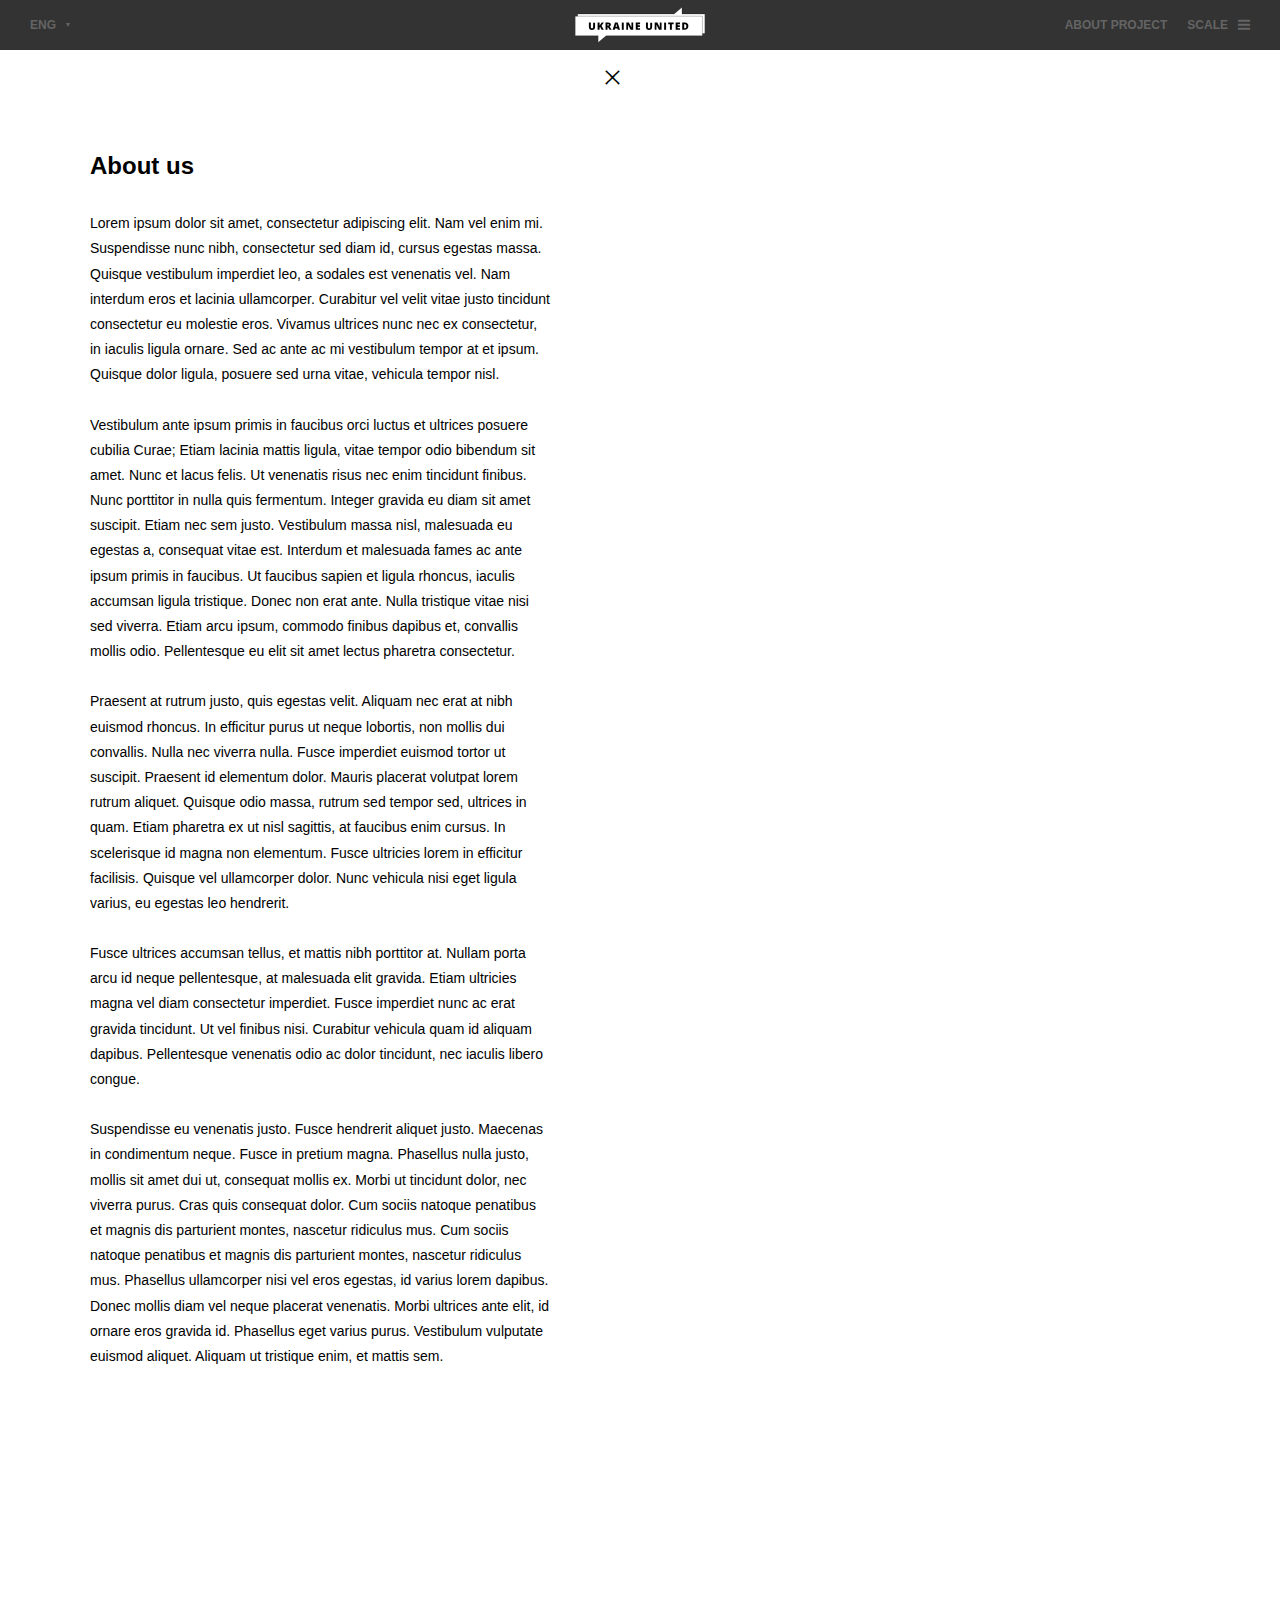
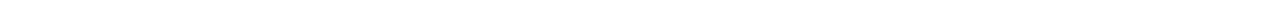
<file: about.html>
<!doctype html>
<html>
<head>
	<meta charset="utf-8">
	<title>Template</title>
	<link rel="stylesheet" media="all" href="css/screen.css">
	<link rel="stylesheet" media="all" href="css/style.css">
</head>
<body class="is-article-page is-about">
<!-- wrapper -->
<div class="wrapper">
	<!-- header -->
	<header class="header">
		<!-- lang -->
		<div class="lang">
			<div class="lang__head">eng</div>
			<div class="lang__list">
				<a href="#" data-lang="ukr">ukr</a>
				<a class="is-active" data-lang="eng" href="#">eng</a>
				<a data-lang="rus" href="#">rus</a>
			</div>
		</div>
		<div class="search">
			<button class="search__btn">
				<i class="icon icon-search"></i>
			</button>
		</div>
		<!-- menu -->
		<a class="menu" href="index.html#timeline">
			<b>
				<span class="en">Scale</span>
				<span class="uk">Масштаб</span>
				<span class="ru">Масштаб</span>
			</b>
			<i class="icon icon-menu"></i>
		</a>
		<a class="header__link" href="about.html"><span class="en">about project</span><span class="ru">О проекте</span><span class="uk">Про проект</span></a>
		<a class="header__logo" href="index.html#timeline">
			<span class="en"><img src="img/logo.svg" width="130" alt=""></span>
			<span class="ru"><img src="img/logo-ru.svg" width="130" alt=""></span>
			<span class="uk"><img src="img/logo-uk.svg" width="130" alt=""></span>
		</a>
	</header>
	<!-- l -->
	<div class="l l_article">
		<div class="column column_article">
			<!-- article -->
			<div class="article js-article">
				<a class="article__close" href="index.html#timeline">
					<i class="icon icon-close"></i>
				</a>
				<div class="article__title">
					<span class="uk">Про нас</span>
					<span class="ru">О проекте</span>
					<span class="en">About us</span>
				</div>
				<div class="article__content uk">
					<p>Lorem ipsum dolor sit amet, consectetur adipiscing elit. Nam vel enim mi. Suspendisse nunc nibh, consectetur sed diam id, cursus egestas massa. Quisque vestibulum imperdiet leo, a sodales est venenatis vel. Nam interdum eros et lacinia ullamcorper. Curabitur vel velit vitae justo tincidunt consectetur eu molestie eros. Vivamus ultrices nunc nec ex consectetur, in iaculis ligula ornare. Sed ac ante ac mi vestibulum tempor at et ipsum. Quisque dolor ligula, posuere sed urna vitae, vehicula tempor nisl.
					</p>
					<p>
					Vestibulum ante ipsum primis in faucibus orci luctus et ultrices posuere cubilia Curae; Etiam lacinia mattis ligula, vitae tempor odio bibendum sit amet. Nunc et lacus felis. Ut venenatis risus nec enim tincidunt finibus. Nunc porttitor in nulla quis fermentum. Integer gravida eu diam sit amet suscipit. Etiam nec sem justo. Vestibulum massa nisl, malesuada eu egestas a, consequat vitae est. Interdum et malesuada fames ac ante ipsum primis in faucibus. Ut faucibus sapien et ligula rhoncus, iaculis accumsan ligula tristique. Donec non erat ante. Nulla tristique vitae nisi sed viverra. Etiam arcu ipsum, commodo finibus dapibus et, convallis mollis odio. Pellentesque eu elit sit amet lectus pharetra consectetur.
					</p>
					<p>
					Praesent at rutrum justo, quis egestas velit. Aliquam nec erat at nibh euismod rhoncus. In efficitur purus ut neque lobortis, non mollis dui convallis. Nulla nec viverra nulla. Fusce imperdiet euismod tortor ut suscipit. Praesent id elementum dolor. Mauris placerat volutpat lorem rutrum aliquet. Quisque odio massa, rutrum sed tempor sed, ultrices in quam. Etiam pharetra ex ut nisl sagittis, at faucibus enim cursus. In scelerisque id magna non elementum. Fusce ultricies lorem in efficitur facilisis. Quisque vel ullamcorper dolor. Nunc vehicula nisi eget ligula varius, eu egestas leo hendrerit.
					</p>
					<p>
					Fusce ultrices accumsan tellus, et mattis nibh porttitor at. Nullam porta arcu id neque pellentesque, at malesuada elit gravida. Etiam ultricies magna vel diam consectetur imperdiet. Fusce imperdiet nunc ac erat gravida tincidunt. Ut vel finibus nisi. Curabitur vehicula quam id aliquam dapibus. Pellentesque venenatis odio ac dolor tincidunt, nec iaculis libero congue.
					</p>
					<p>
					Suspendisse eu venenatis justo. Fusce hendrerit aliquet justo. Maecenas in condimentum neque. Fusce in pretium magna. Phasellus nulla justo, mollis sit amet dui ut, consequat mollis ex. Morbi ut tincidunt dolor, nec viverra purus. Cras quis consequat dolor. Cum sociis natoque penatibus et magnis dis parturient montes, nascetur ridiculus mus. Cum sociis natoque penatibus et magnis dis parturient montes, nascetur ridiculus mus. Phasellus ullamcorper nisi vel eros egestas, id varius lorem dapibus. Donec mollis diam vel neque placerat venenatis. Morbi ultrices ante elit, id ornare eros gravida id. Phasellus eget varius purus. Vestibulum vulputate euismod aliquet. Aliquam ut tristique enim, et mattis sem.
					</p>
				</div>
				<div class="article__content ru">
					<p>
					Lorem ipsum dolor sit amet, consectetur adipiscing elit. Nam vel enim mi. Suspendisse nunc nibh, consectetur sed diam id, cursus egestas massa. Quisque vestibulum imperdiet leo, a sodales est venenatis vel. Nam interdum eros et lacinia ullamcorper. Curabitur vel velit vitae justo tincidunt consectetur eu molestie eros. Vivamus ultrices nunc nec ex consectetur, in iaculis ligula ornare. Sed ac ante ac mi vestibulum tempor at et ipsum. Quisque dolor ligula, posuere sed urna vitae, vehicula tempor nisl.
					</p>
					<p>
					Vestibulum ante ipsum primis in faucibus orci luctus et ultrices posuere cubilia Curae; Etiam lacinia mattis ligula, vitae tempor odio bibendum sit amet. Nunc et lacus felis. Ut venenatis risus nec enim tincidunt finibus. Nunc porttitor in nulla quis fermentum. Integer gravida eu diam sit amet suscipit. Etiam nec sem justo. Vestibulum massa nisl, malesuada eu egestas a, consequat vitae est. Interdum et malesuada fames ac ante ipsum primis in faucibus. Ut faucibus sapien et ligula rhoncus, iaculis accumsan ligula tristique. Donec non erat ante. Nulla tristique vitae nisi sed viverra. Etiam arcu ipsum, commodo finibus dapibus et, convallis mollis odio. Pellentesque eu elit sit amet lectus pharetra consectetur.
					</p>
					<p>
					Praesent at rutrum justo, quis egestas velit. Aliquam nec erat at nibh euismod rhoncus. In efficitur purus ut neque lobortis, non mollis dui convallis. Nulla nec viverra nulla. Fusce imperdiet euismod tortor ut suscipit. Praesent id elementum dolor. Mauris placerat volutpat lorem rutrum aliquet. Quisque odio massa, rutrum sed tempor sed, ultrices in quam. Etiam pharetra ex ut nisl sagittis, at faucibus enim cursus. In scelerisque id magna non elementum. Fusce ultricies lorem in efficitur facilisis. Quisque vel ullamcorper dolor. Nunc vehicula nisi eget ligula varius, eu egestas leo hendrerit.
					</p>
					<p>
					Fusce ultrices accumsan tellus, et mattis nibh porttitor at. Nullam porta arcu id neque pellentesque, at malesuada elit gravida. Etiam ultricies magna vel diam consectetur imperdiet. Fusce imperdiet nunc ac erat gravida tincidunt. Ut vel finibus nisi. Curabitur vehicula quam id aliquam dapibus. Pellentesque venenatis odio ac dolor tincidunt, nec iaculis libero congue.
					</p>
					<p>
					Suspendisse eu venenatis justo. Fusce hendrerit aliquet justo. Maecenas in condimentum neque. Fusce in pretium magna. Phasellus nulla justo, mollis sit amet dui ut, consequat mollis ex. Morbi ut tincidunt dolor, nec viverra purus. Cras quis consequat dolor. Cum sociis natoque penatibus et magnis dis parturient montes, nascetur ridiculus mus. Cum sociis natoque penatibus et magnis dis parturient montes, nascetur ridiculus mus. Phasellus ullamcorper nisi vel eros egestas, id varius lorem dapibus. Donec mollis diam vel neque placerat venenatis. Morbi ultrices ante elit, id ornare eros gravida id. Phasellus eget varius purus. Vestibulum vulputate euismod aliquet. Aliquam ut tristique enim, et mattis sem.
					</p>
				</div>
				<div class="article__content en">
					<p>
					Lorem ipsum dolor sit amet, consectetur adipiscing elit. Nam vel enim mi. Suspendisse nunc nibh, consectetur sed diam id, cursus egestas massa. Quisque vestibulum imperdiet leo, a sodales est venenatis vel. Nam interdum eros et lacinia ullamcorper. Curabitur vel velit vitae justo tincidunt consectetur eu molestie eros. Vivamus ultrices nunc nec ex consectetur, in iaculis ligula ornare. Sed ac ante ac mi vestibulum tempor at et ipsum. Quisque dolor ligula, posuere sed urna vitae, vehicula tempor nisl.
					</p>
					<p>
					Vestibulum ante ipsum primis in faucibus orci luctus et ultrices posuere cubilia Curae; Etiam lacinia mattis ligula, vitae tempor odio bibendum sit amet. Nunc et lacus felis. Ut venenatis risus nec enim tincidunt finibus. Nunc porttitor in nulla quis fermentum. Integer gravida eu diam sit amet suscipit. Etiam nec sem justo. Vestibulum massa nisl, malesuada eu egestas a, consequat vitae est. Interdum et malesuada fames ac ante ipsum primis in faucibus. Ut faucibus sapien et ligula rhoncus, iaculis accumsan ligula tristique. Donec non erat ante. Nulla tristique vitae nisi sed viverra. Etiam arcu ipsum, commodo finibus dapibus et, convallis mollis odio. Pellentesque eu elit sit amet lectus pharetra consectetur.
					</p>
					<p>
					Praesent at rutrum justo, quis egestas velit. Aliquam nec erat at nibh euismod rhoncus. In efficitur purus ut neque lobortis, non mollis dui convallis. Nulla nec viverra nulla. Fusce imperdiet euismod tortor ut suscipit. Praesent id elementum dolor. Mauris placerat volutpat lorem rutrum aliquet. Quisque odio massa, rutrum sed tempor sed, ultrices in quam. Etiam pharetra ex ut nisl sagittis, at faucibus enim cursus. In scelerisque id magna non elementum. Fusce ultricies lorem in efficitur facilisis. Quisque vel ullamcorper dolor. Nunc vehicula nisi eget ligula varius, eu egestas leo hendrerit.
					</p>
					<p>
					Fusce ultrices accumsan tellus, et mattis nibh porttitor at. Nullam porta arcu id neque pellentesque, at malesuada elit gravida. Etiam ultricies magna vel diam consectetur imperdiet. Fusce imperdiet nunc ac erat gravida tincidunt. Ut vel finibus nisi. Curabitur vehicula quam id aliquam dapibus. Pellentesque venenatis odio ac dolor tincidunt, nec iaculis libero congue.
					</p>
					<p>
					Suspendisse eu venenatis justo. Fusce hendrerit aliquet justo. Maecenas in condimentum neque. Fusce in pretium magna. Phasellus nulla justo, mollis sit amet dui ut, consequat mollis ex. Morbi ut tincidunt dolor, nec viverra purus. Cras quis consequat dolor. Cum sociis natoque penatibus et magnis dis parturient montes, nascetur ridiculus mus. Cum sociis natoque penatibus et magnis dis parturient montes, nascetur ridiculus mus. Phasellus ullamcorper nisi vel eros egestas, id varius lorem dapibus. Donec mollis diam vel neque placerat venenatis. Morbi ultrices ante elit, id ornare eros gravida id. Phasellus eget varius purus. Vestibulum vulputate euismod aliquet. Aliquam ut tristique enim, et mattis sem.
					</p>
				</div>
			</div>
		</div>
	</div>
</div>
<!-- load scripts -->
<script src="js/lib/head.js" data-headjs-load="js/init.js"></script>
</body>
</html>
</file>
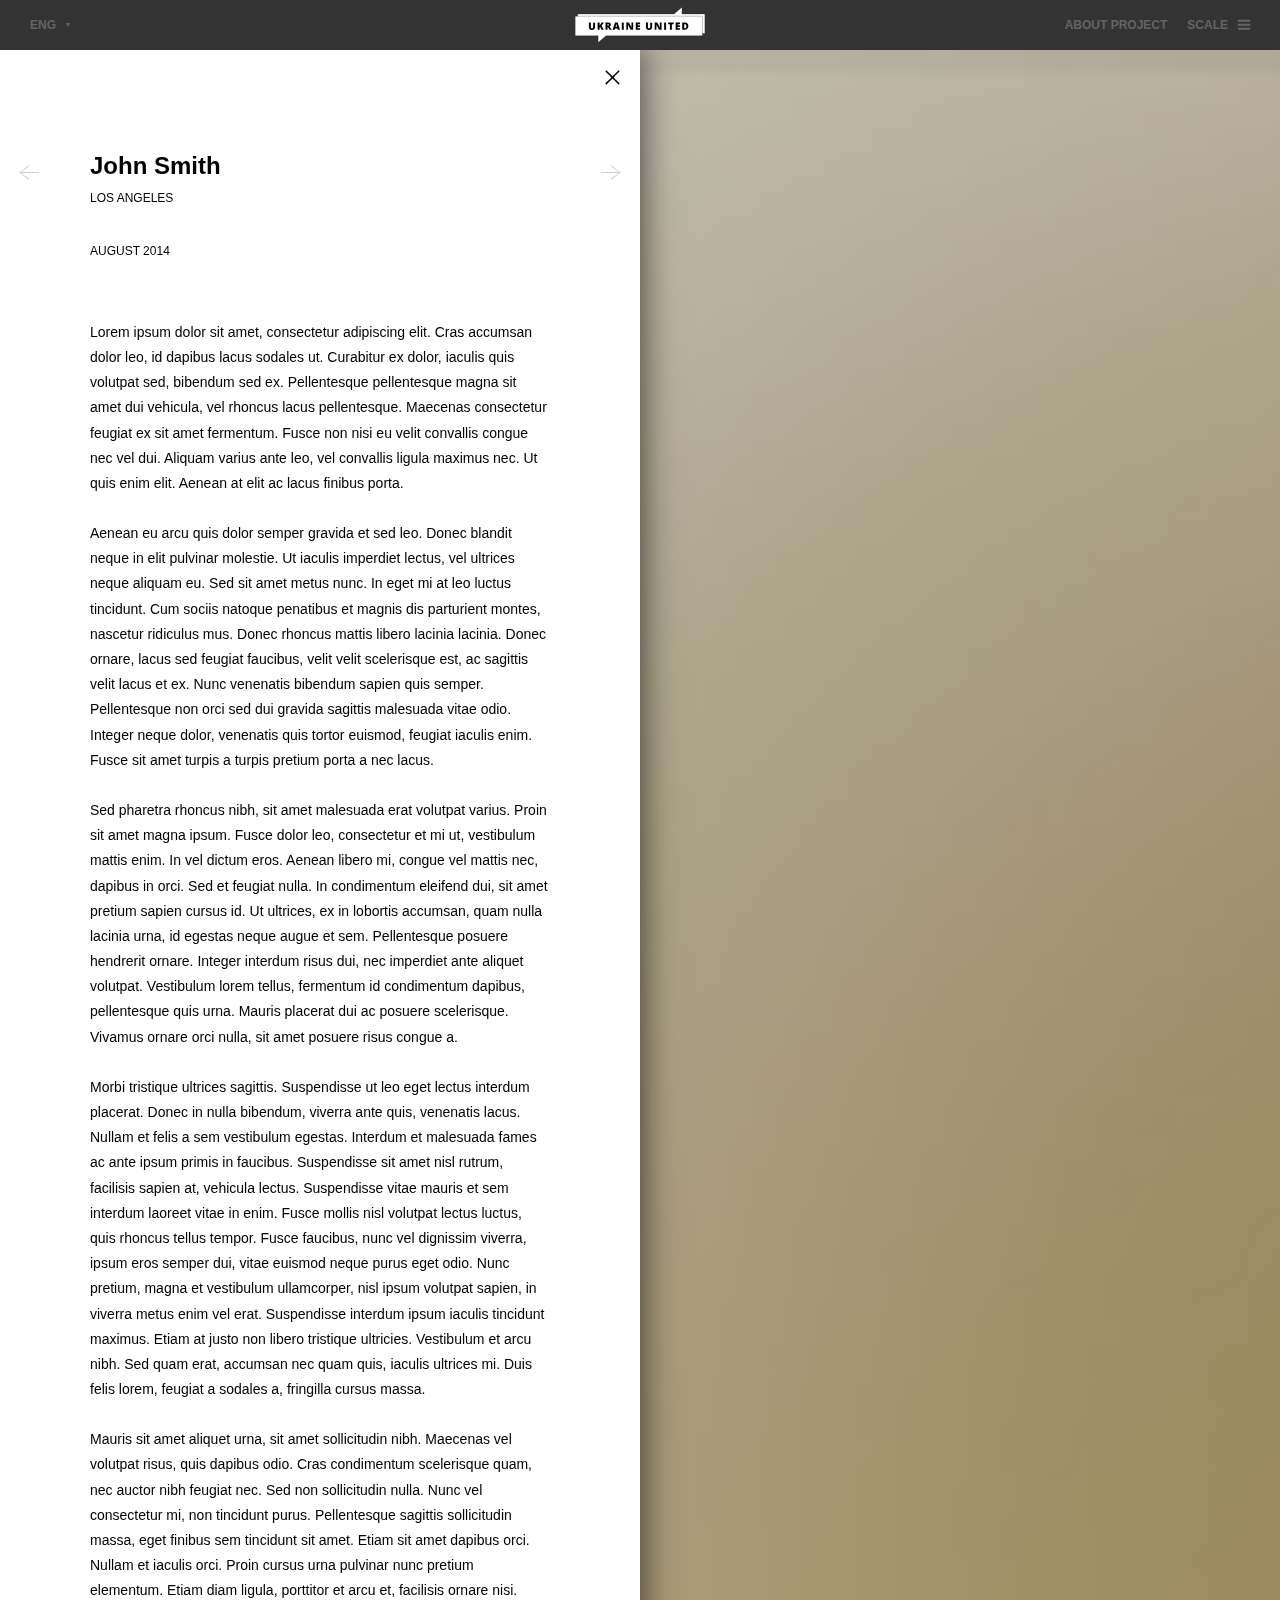
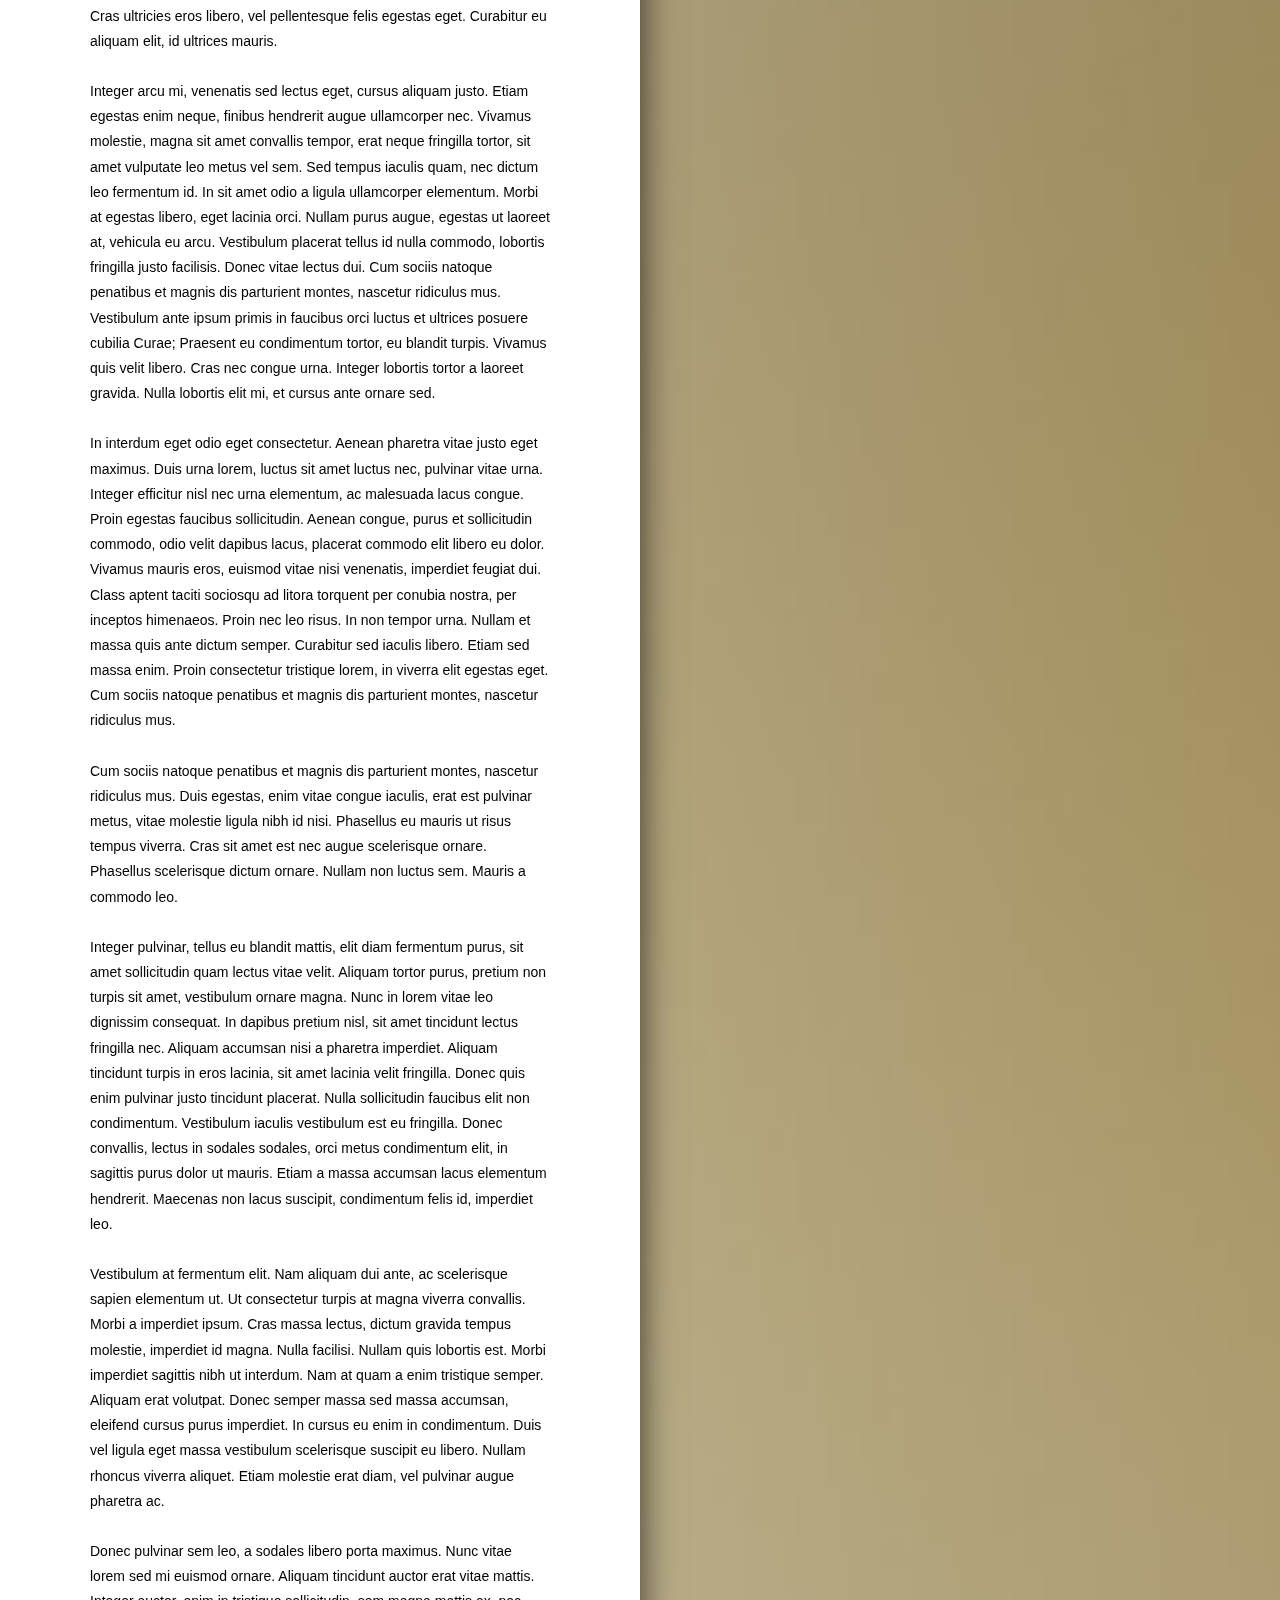
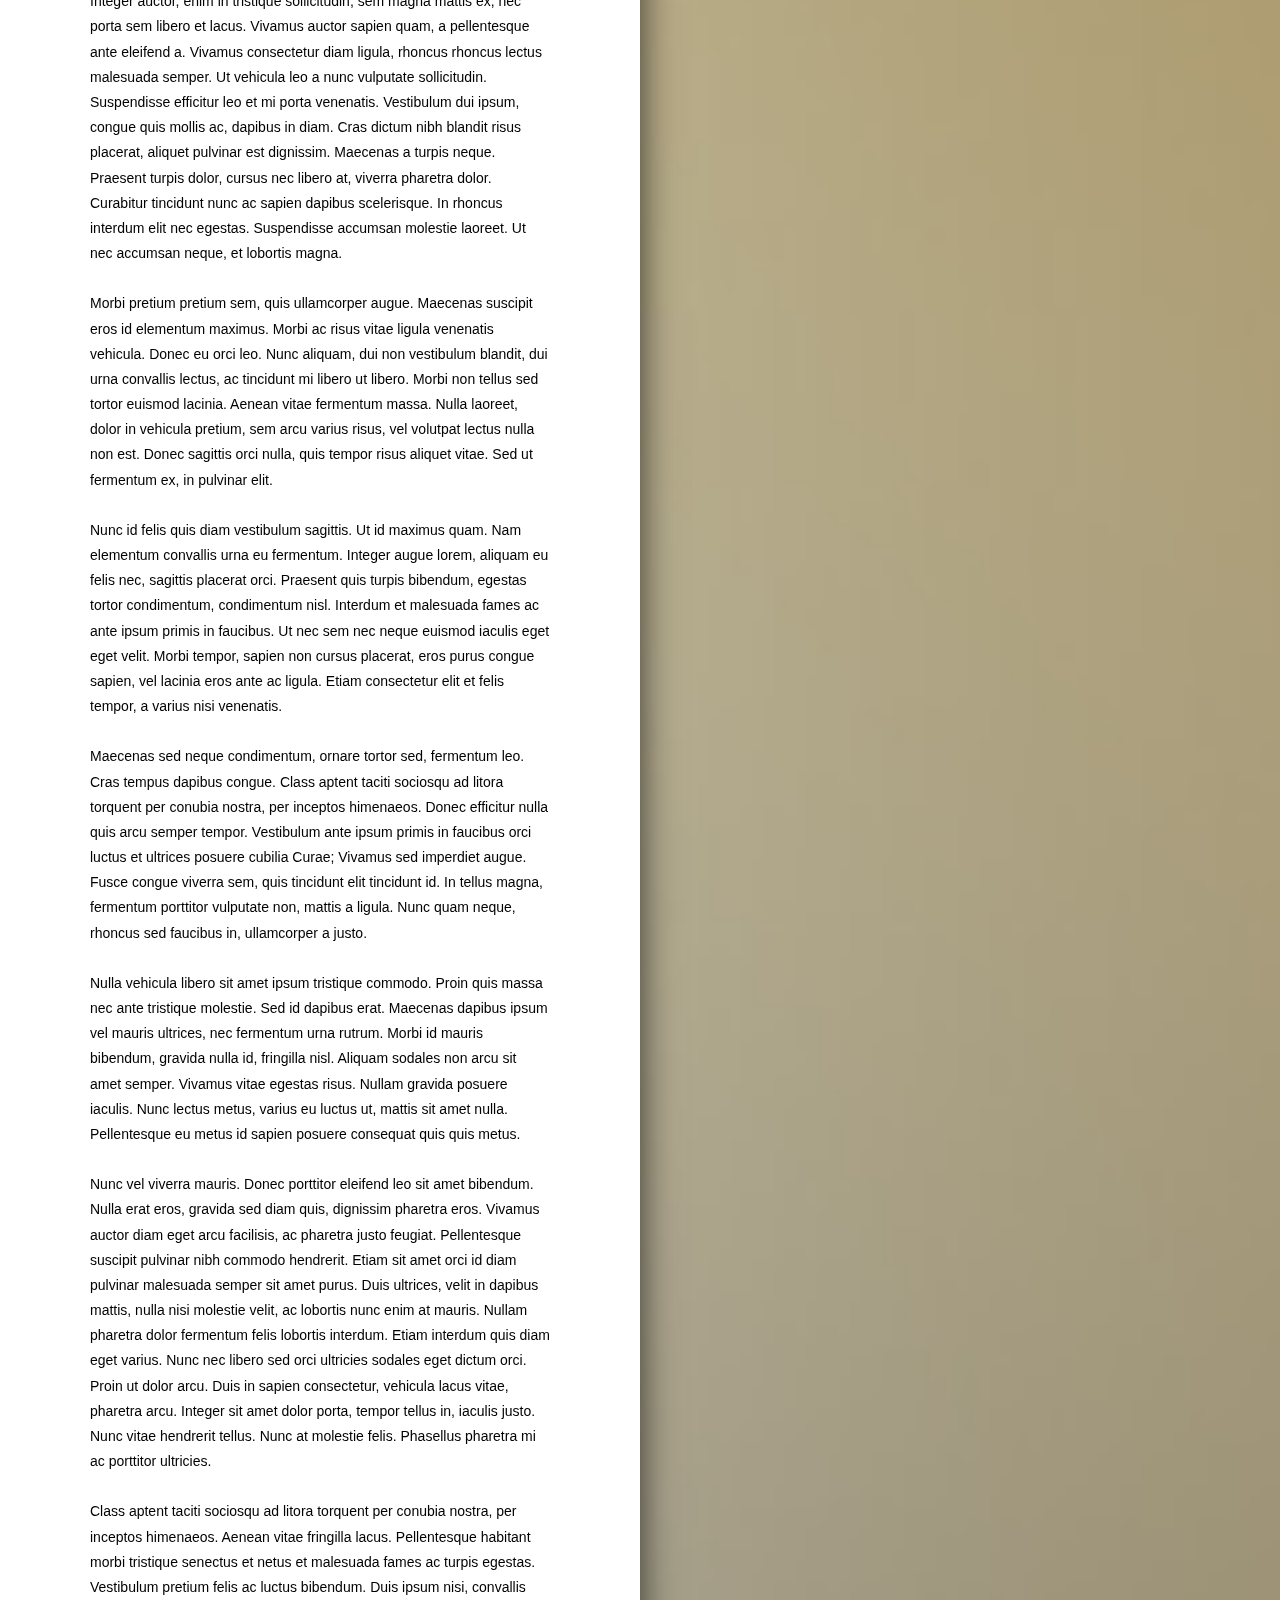
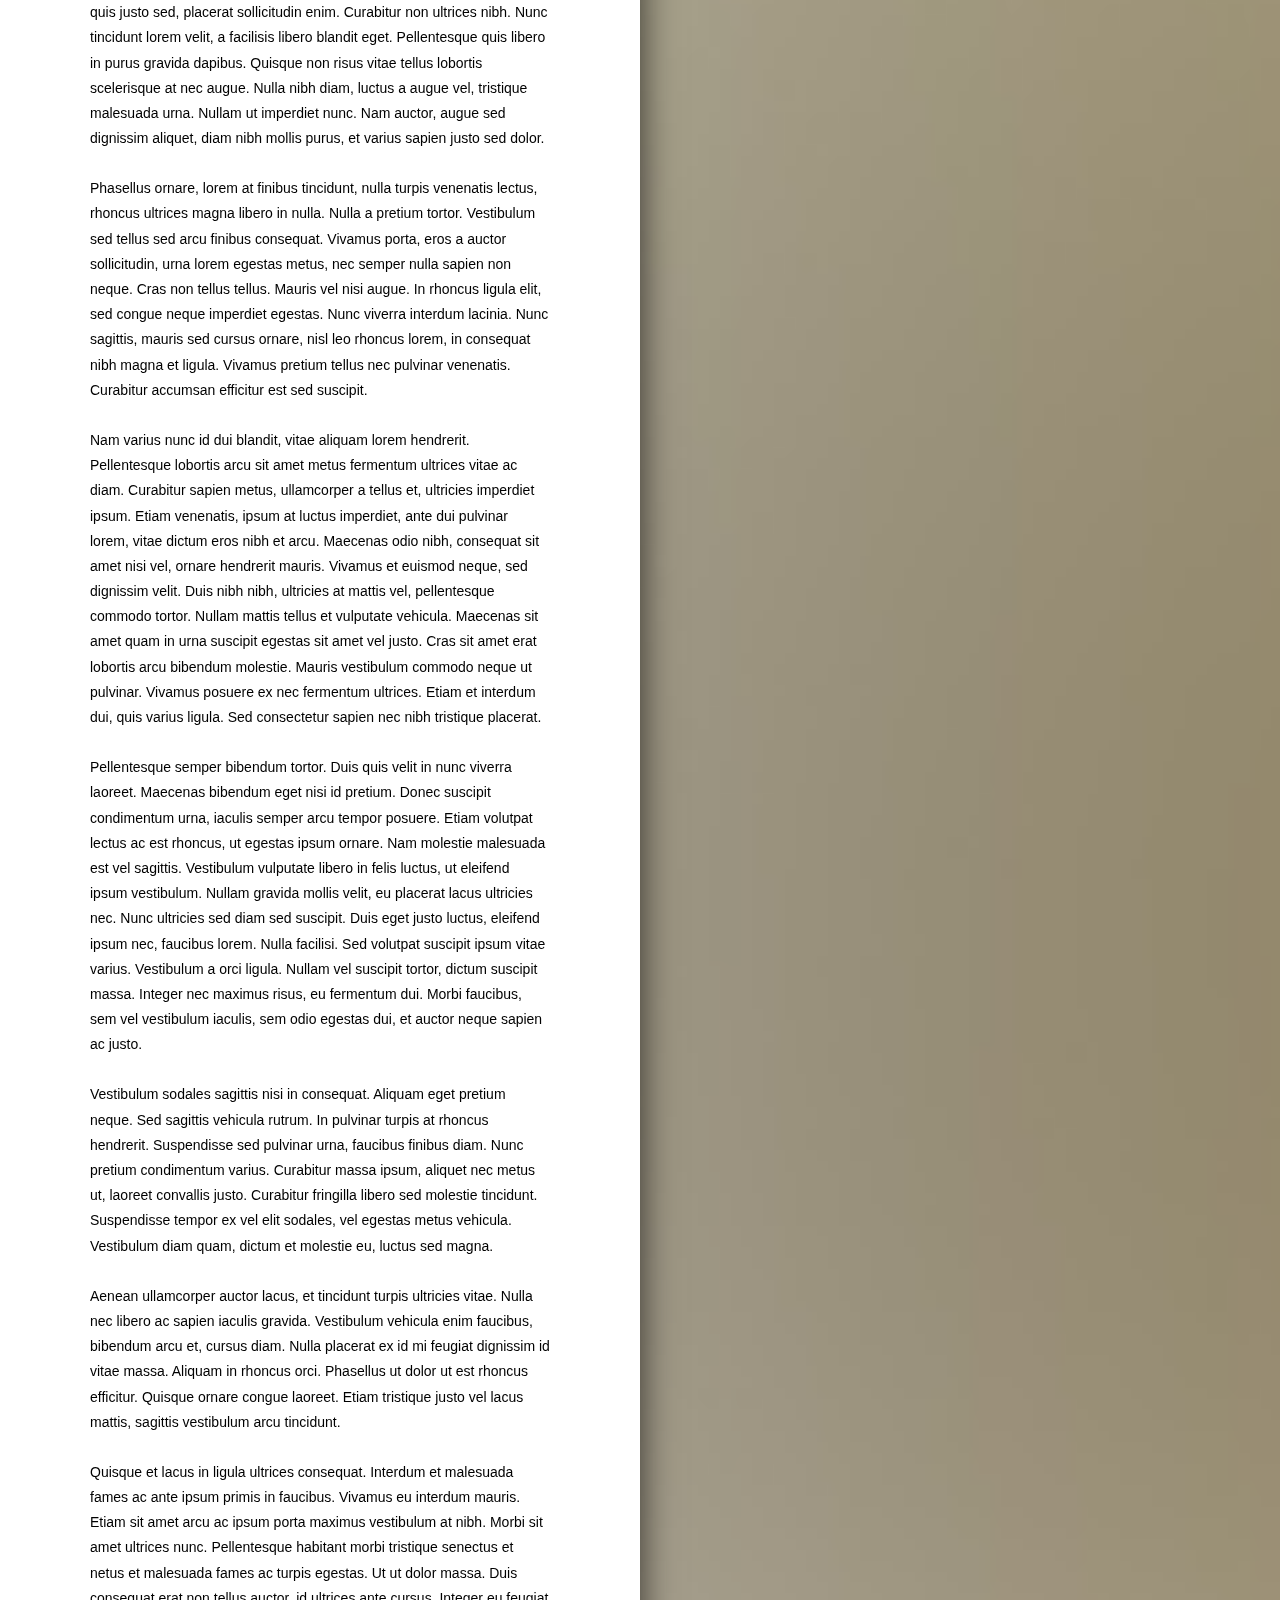
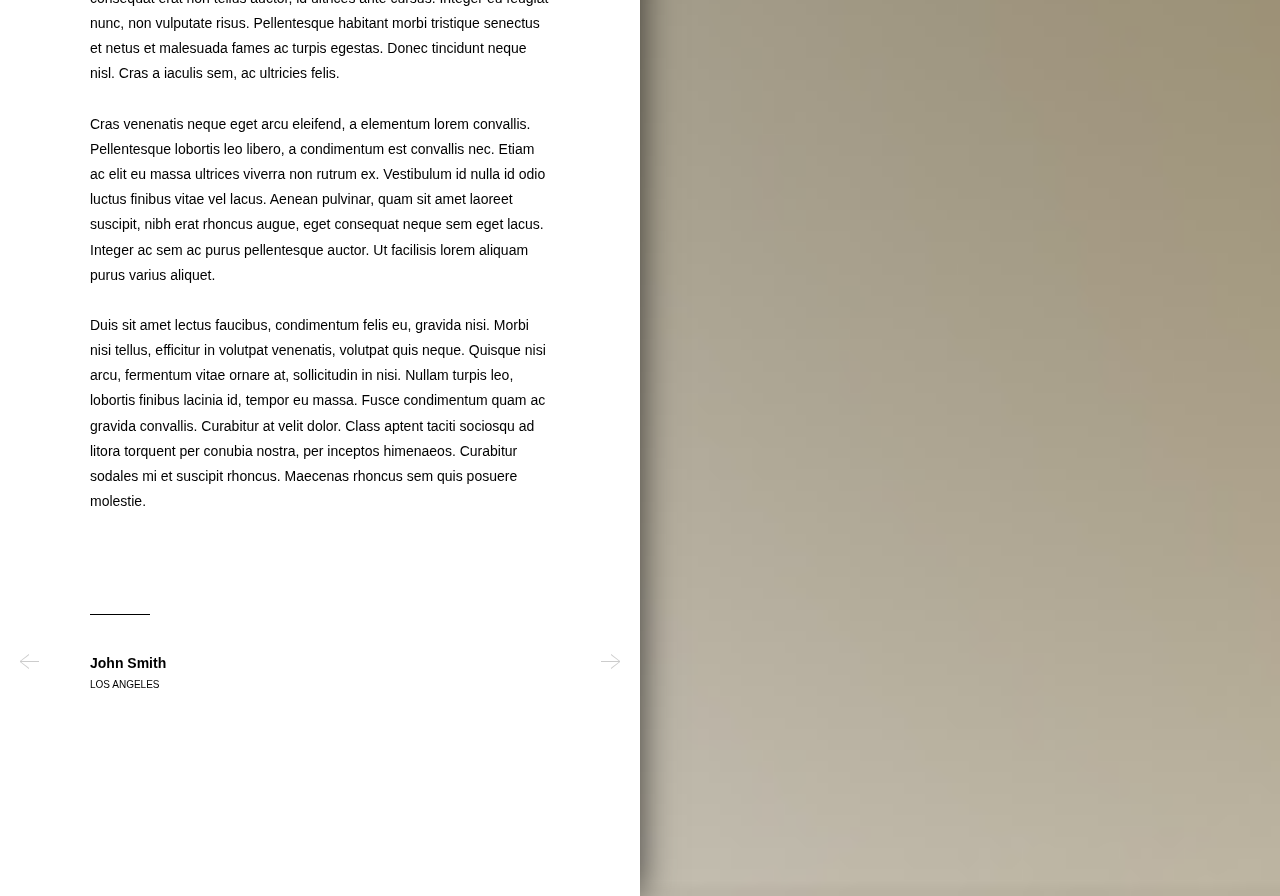
<file: article.html>
<!doctype html>
<html>
<head>
	<meta charset="utf-8">
	<title>Template</title>
	<link rel="stylesheet" media="all" href="css/screen.css">
	<link rel="stylesheet" media="all" href="css/style.css">
</head>
<body class="is-article-page">
<!-- wrapper -->
<div class="wrapper">
	<!-- header -->
	<header class="header">
		<!-- lang -->
		<div class="lang">
			<div class="lang__head">eng</div>
			<div class="lang__list">
				<a href="#" data-lang="ukr">ukr</a>
				<a class="is-active" data-lang="eng" href="#">eng</a>
				<a data-lang="rus" href="#">rus</a>
			</div>
		</div>
		<div class="search">
			<button class="search__btn">
				<i class="icon icon-search"></i>
			</button>
		</div>
		<!-- menu -->
		<a class="menu" href="index.html#timeline">
			<b>
				<span class="en">Scale</span>
				<span class="uk">Масштаб</span>
				<span class="ru">Масштаб</span>
			</b>
			<i class="icon icon-menu"></i>
		</a>
		<a class="header__link" href="about.html"><span class="en">about project</span><span class="ru">О проекте</span><span class="uk">Про проект</span></a>
		<a class="header__logo" href="index.html#timeline">
			<span class="en"><img src="img/logo.svg" width="130" alt=""></span>
			<span class="ru"><img src="img/logo-ru.svg" width="130" alt=""></span>
			<span class="uk"><img src="img/logo-uk.svg" width="130" alt=""></span>
		</a>
	</header>
	<!-- l -->
	<div class="l l_article">
		<!-- slider -->
		<div class="slider cycle-slideshow" 
		    data-cycle-timeout="0"
		    data-cycle-slides="> div">
			<div class="slider__item" style="
			background-image: url(http://placehold.it/800x800);"></div>
			<div class="slider__item" style="
			background-image: url(http://placehold.it/900x900);"></div>
			<div class="slider__item" style="
			background-image: url(http://placehold.it/960x960);"></div>
		</div>
		<div class="column column_article">
			<!-- article -->
			<div class="article js-article">
				<a class="article__close" href="index.html#timeline">
					<i class="icon icon-close"></i>
				</a>
				<div class="article__info">
					<div class="article__title">
						<span class="uk">Iван Iванченко</span>
						<span class="ru">Иван Иванов</span>
						<span class="en">John Smith</span>
					</div>
					<div class="article__place">
						<span class="uk">м. Київ</span>
						<span class="ru">г. Москва</span>
						<span class="en">Los Angeles</span>
					</div>
					<a class="article__prev" href="#">
						<i class="icon icon-arr-left"></i>
					</a>
					<a class="article__next" href="#">
						<i class="icon icon-arr-right"></i>
					</a>
				</div>
				<div class="article__month ru"><span class="ru">Август 2014</span>
				<span class="uk">Серпень 2014</span>
				<span class="en">August 2014</span></div>
				<div class="article__content uk">
					<p>
					Lorem ipsum dolor sit amet, consectetur adipiscing elit. Cras accumsan dolor leo, id dapibus lacus sodales ut. Curabitur ex dolor, iaculis quis volutpat sed, bibendum sed ex. Pellentesque pellentesque magna sit amet dui vehicula, vel rhoncus lacus pellentesque. Maecenas consectetur feugiat ex sit amet fermentum. Fusce non nisi eu velit convallis congue nec vel dui. Aliquam varius ante leo, vel convallis ligula maximus nec. Ut quis enim elit. Aenean at elit ac lacus finibus porta.
					</p>
					<p>
					Aenean eu arcu quis dolor semper gravida et sed leo. Donec blandit neque in elit pulvinar molestie. Ut iaculis imperdiet lectus, vel ultrices neque aliquam eu. Sed sit amet metus nunc. In eget mi at leo luctus tincidunt. Cum sociis natoque penatibus et magnis dis parturient montes, nascetur ridiculus mus. Donec rhoncus mattis libero lacinia lacinia. Donec ornare, lacus sed feugiat faucibus, velit velit scelerisque est, ac sagittis velit lacus et ex. Nunc venenatis bibendum sapien quis semper. Pellentesque non orci sed dui gravida sagittis malesuada vitae odio. Integer neque dolor, venenatis quis tortor euismod, feugiat iaculis enim. Fusce sit amet turpis a turpis pretium porta a nec lacus.
					</p>
					<p>
					Sed pharetra rhoncus nibh, sit amet malesuada erat volutpat varius. Proin sit amet magna ipsum. Fusce dolor leo, consectetur et mi ut, vestibulum mattis enim. In vel dictum eros. Aenean libero mi, congue vel mattis nec, dapibus in orci. Sed et feugiat nulla. In condimentum eleifend dui, sit amet pretium sapien cursus id. Ut ultrices, ex in lobortis accumsan, quam nulla lacinia urna, id egestas neque augue et sem. Pellentesque posuere hendrerit ornare. Integer interdum risus dui, nec imperdiet ante aliquet volutpat. Vestibulum lorem tellus, fermentum id condimentum dapibus, pellentesque quis urna. Mauris placerat dui ac posuere scelerisque. Vivamus ornare orci nulla, sit amet posuere risus congue a.
					</p>
					<p>
					Morbi tristique ultrices sagittis. Suspendisse ut leo eget lectus interdum placerat. Donec in nulla bibendum, viverra ante quis, venenatis lacus. Nullam et felis a sem vestibulum egestas. Interdum et malesuada fames ac ante ipsum primis in faucibus. Suspendisse sit amet nisl rutrum, facilisis sapien at, vehicula lectus. Suspendisse vitae mauris et sem interdum laoreet vitae in enim. Fusce mollis nisl volutpat lectus luctus, quis rhoncus tellus tempor. Fusce faucibus, nunc vel dignissim viverra, ipsum eros semper dui, vitae euismod neque purus eget odio. Nunc pretium, magna et vestibulum ullamcorper, nisl ipsum volutpat sapien, in viverra metus enim vel erat. Suspendisse interdum ipsum iaculis tincidunt maximus. Etiam at justo non libero tristique ultricies. Vestibulum et arcu nibh. Sed quam erat, accumsan nec quam quis, iaculis ultrices mi. Duis felis lorem, feugiat a sodales a, fringilla cursus massa.
					</p>
					<p>
					Mauris sit amet aliquet urna, sit amet sollicitudin nibh. Maecenas vel volutpat risus, quis dapibus odio. Cras condimentum scelerisque quam, nec auctor nibh feugiat nec. Sed non sollicitudin nulla. Nunc vel consectetur mi, non tincidunt purus. Pellentesque sagittis sollicitudin massa, eget finibus sem tincidunt sit amet. Etiam sit amet dapibus orci. Nullam et iaculis orci. Proin cursus urna pulvinar nunc pretium elementum. Etiam diam ligula, porttitor et arcu et, facilisis ornare nisi. Cras ultricies eros libero, vel pellentesque felis egestas eget. Curabitur eu aliquam elit, id ultrices mauris.
					</p>
					<p>
					Integer arcu mi, venenatis sed lectus eget, cursus aliquam justo. Etiam egestas enim neque, finibus hendrerit augue ullamcorper nec. Vivamus molestie, magna sit amet convallis tempor, erat neque fringilla tortor, sit amet vulputate leo metus vel sem. Sed tempus iaculis quam, nec dictum leo fermentum id. In sit amet odio a ligula ullamcorper elementum. Morbi at egestas libero, eget lacinia orci. Nullam purus augue, egestas ut laoreet at, vehicula eu arcu. Vestibulum placerat tellus id nulla commodo, lobortis fringilla justo facilisis. Donec vitae lectus dui. Cum sociis natoque penatibus et magnis dis parturient montes, nascetur ridiculus mus. Vestibulum ante ipsum primis in faucibus orci luctus et ultrices posuere cubilia Curae; Praesent eu condimentum tortor, eu blandit turpis. Vivamus quis velit libero. Cras nec congue urna. Integer lobortis tortor a laoreet gravida. Nulla lobortis elit mi, et cursus ante ornare sed.
					</p>
					<p>
					In interdum eget odio eget consectetur. Aenean pharetra vitae justo eget maximus. Duis urna lorem, luctus sit amet luctus nec, pulvinar vitae urna. Integer efficitur nisl nec urna elementum, ac malesuada lacus congue. Proin egestas faucibus sollicitudin. Aenean congue, purus et sollicitudin commodo, odio velit dapibus lacus, placerat commodo elit libero eu dolor. Vivamus mauris eros, euismod vitae nisi venenatis, imperdiet feugiat dui. Class aptent taciti sociosqu ad litora torquent per conubia nostra, per inceptos himenaeos. Proin nec leo risus. In non tempor urna. Nullam et massa quis ante dictum semper. Curabitur sed iaculis libero. Etiam sed massa enim. Proin consectetur tristique lorem, in viverra elit egestas eget. Cum sociis natoque penatibus et magnis dis parturient montes, nascetur ridiculus mus.
					</p>
					<p>
					Cum sociis natoque penatibus et magnis dis parturient montes, nascetur ridiculus mus. Duis egestas, enim vitae congue iaculis, erat est pulvinar metus, vitae molestie ligula nibh id nisi. Phasellus eu mauris ut risus tempus viverra. Cras sit amet est nec augue scelerisque ornare. Phasellus scelerisque dictum ornare. Nullam non luctus sem. Mauris a commodo leo.
					</p>
					<p>
					Integer pulvinar, tellus eu blandit mattis, elit diam fermentum purus, sit amet sollicitudin quam lectus vitae velit. Aliquam tortor purus, pretium non turpis sit amet, vestibulum ornare magna. Nunc in lorem vitae leo dignissim consequat. In dapibus pretium nisl, sit amet tincidunt lectus fringilla nec. Aliquam accumsan nisi a pharetra imperdiet. Aliquam tincidunt turpis in eros lacinia, sit amet lacinia velit fringilla. Donec quis enim pulvinar justo tincidunt placerat. Nulla sollicitudin faucibus elit non condimentum. Vestibulum iaculis vestibulum est eu fringilla. Donec convallis, lectus in sodales sodales, orci metus condimentum elit, in sagittis purus dolor ut mauris. Etiam a massa accumsan lacus elementum hendrerit. Maecenas non lacus suscipit, condimentum felis id, imperdiet leo.
					</p>
					<p>
					Vestibulum at fermentum elit. Nam aliquam dui ante, ac scelerisque sapien elementum ut. Ut consectetur turpis at magna viverra convallis. Morbi a imperdiet ipsum. Cras massa lectus, dictum gravida tempus molestie, imperdiet id magna. Nulla facilisi. Nullam quis lobortis est. Morbi imperdiet sagittis nibh ut interdum. Nam at quam a enim tristique semper. Aliquam erat volutpat. Donec semper massa sed massa accumsan, eleifend cursus purus imperdiet. In cursus eu enim in condimentum. Duis vel ligula eget massa vestibulum scelerisque suscipit eu libero. Nullam rhoncus viverra aliquet. Etiam molestie erat diam, vel pulvinar augue pharetra ac.
					</p>
					<p>
					Donec pulvinar sem leo, a sodales libero porta maximus. Nunc vitae lorem sed mi euismod ornare. Aliquam tincidunt auctor erat vitae mattis. Integer auctor, enim in tristique sollicitudin, sem magna mattis ex, nec porta sem libero et lacus. Vivamus auctor sapien quam, a pellentesque ante eleifend a. Vivamus consectetur diam ligula, rhoncus rhoncus lectus malesuada semper. Ut vehicula leo a nunc vulputate sollicitudin. Suspendisse efficitur leo et mi porta venenatis. Vestibulum dui ipsum, congue quis mollis ac, dapibus in diam. Cras dictum nibh blandit risus placerat, aliquet pulvinar est dignissim. Maecenas a turpis neque. Praesent turpis dolor, cursus nec libero at, viverra pharetra dolor. Curabitur tincidunt nunc ac sapien dapibus scelerisque. In rhoncus interdum elit nec egestas. Suspendisse accumsan molestie laoreet. Ut nec accumsan neque, et lobortis magna.
					</p>
					<p>
					Morbi pretium pretium sem, quis ullamcorper augue. Maecenas suscipit eros id elementum maximus. Morbi ac risus vitae ligula venenatis vehicula. Donec eu orci leo. Nunc aliquam, dui non vestibulum blandit, dui urna convallis lectus, ac tincidunt mi libero ut libero. Morbi non tellus sed tortor euismod lacinia. Aenean vitae fermentum massa. Nulla laoreet, dolor in vehicula pretium, sem arcu varius risus, vel volutpat lectus nulla non est. Donec sagittis orci nulla, quis tempor risus aliquet vitae. Sed ut fermentum ex, in pulvinar elit.
					</p>
					<p>
					Nunc id felis quis diam vestibulum sagittis. Ut id maximus quam. Nam elementum convallis urna eu fermentum. Integer augue lorem, aliquam eu felis nec, sagittis placerat orci. Praesent quis turpis bibendum, egestas tortor condimentum, condimentum nisl. Interdum et malesuada fames ac ante ipsum primis in faucibus. Ut nec sem nec neque euismod iaculis eget eget velit. Morbi tempor, sapien non cursus placerat, eros purus congue sapien, vel lacinia eros ante ac ligula. Etiam consectetur elit et felis tempor, a varius nisi venenatis.
					</p>
					<p>
					Maecenas sed neque condimentum, ornare tortor sed, fermentum leo. Cras tempus dapibus congue. Class aptent taciti sociosqu ad litora torquent per conubia nostra, per inceptos himenaeos. Donec efficitur nulla quis arcu semper tempor. Vestibulum ante ipsum primis in faucibus orci luctus et ultrices posuere cubilia Curae; Vivamus sed imperdiet augue. Fusce congue viverra sem, quis tincidunt elit tincidunt id. In tellus magna, fermentum porttitor vulputate non, mattis a ligula. Nunc quam neque, rhoncus sed faucibus in, ullamcorper a justo.
					</p>
					<p>
					Nulla vehicula libero sit amet ipsum tristique commodo. Proin quis massa nec ante tristique molestie. Sed id dapibus erat. Maecenas dapibus ipsum vel mauris ultrices, nec fermentum urna rutrum. Morbi id mauris bibendum, gravida nulla id, fringilla nisl. Aliquam sodales non arcu sit amet semper. Vivamus vitae egestas risus. Nullam gravida posuere iaculis. Nunc lectus metus, varius eu luctus ut, mattis sit amet nulla. Pellentesque eu metus id sapien posuere consequat quis quis metus.
					</p>
					<p>
					Nunc vel viverra mauris. Donec porttitor eleifend leo sit amet bibendum. Nulla erat eros, gravida sed diam quis, dignissim pharetra eros. Vivamus auctor diam eget arcu facilisis, ac pharetra justo feugiat. Pellentesque suscipit pulvinar nibh commodo hendrerit. Etiam sit amet orci id diam pulvinar malesuada semper sit amet purus. Duis ultrices, velit in dapibus mattis, nulla nisi molestie velit, ac lobortis nunc enim at mauris. Nullam pharetra dolor fermentum felis lobortis interdum. Etiam interdum quis diam eget varius. Nunc nec libero sed orci ultricies sodales eget dictum orci. Proin ut dolor arcu. Duis in sapien consectetur, vehicula lacus vitae, pharetra arcu. Integer sit amet dolor porta, tempor tellus in, iaculis justo. Nunc vitae hendrerit tellus. Nunc at molestie felis. Phasellus pharetra mi ac porttitor ultricies.
					</p>
					<p>
					Class aptent taciti sociosqu ad litora torquent per conubia nostra, per inceptos himenaeos. Aenean vitae fringilla lacus. Pellentesque habitant morbi tristique senectus et netus et malesuada fames ac turpis egestas. Vestibulum pretium felis ac luctus bibendum. Duis ipsum nisi, convallis quis justo sed, placerat sollicitudin enim. Curabitur non ultrices nibh. Nunc tincidunt lorem velit, a facilisis libero blandit eget. Pellentesque quis libero in purus gravida dapibus. Quisque non risus vitae tellus lobortis scelerisque at nec augue. Nulla nibh diam, luctus a augue vel, tristique malesuada urna. Nullam ut imperdiet nunc. Nam auctor, augue sed dignissim aliquet, diam nibh mollis purus, et varius sapien justo sed dolor.
					</p>
					<p>
					Phasellus ornare, lorem at finibus tincidunt, nulla turpis venenatis lectus, rhoncus ultrices magna libero in nulla. Nulla a pretium tortor. Vestibulum sed tellus sed arcu finibus consequat. Vivamus porta, eros a auctor sollicitudin, urna lorem egestas metus, nec semper nulla sapien non neque. Cras non tellus tellus. Mauris vel nisi augue. In rhoncus ligula elit, sed congue neque imperdiet egestas. Nunc viverra interdum lacinia. Nunc sagittis, mauris sed cursus ornare, nisl leo rhoncus lorem, in consequat nibh magna et ligula. Vivamus pretium tellus nec pulvinar venenatis. Curabitur accumsan efficitur est sed suscipit.
					</p>
					<p>
					Nam varius nunc id dui blandit, vitae aliquam lorem hendrerit. Pellentesque lobortis arcu sit amet metus fermentum ultrices vitae ac diam. Curabitur sapien metus, ullamcorper a tellus et, ultricies imperdiet ipsum. Etiam venenatis, ipsum at luctus imperdiet, ante dui pulvinar lorem, vitae dictum eros nibh et arcu. Maecenas odio nibh, consequat sit amet nisi vel, ornare hendrerit mauris. Vivamus et euismod neque, sed dignissim velit. Duis nibh nibh, ultricies at mattis vel, pellentesque commodo tortor. Nullam mattis tellus et vulputate vehicula. Maecenas sit amet quam in urna suscipit egestas sit amet vel justo. Cras sit amet erat lobortis arcu bibendum molestie. Mauris vestibulum commodo neque ut pulvinar. Vivamus posuere ex nec fermentum ultrices. Etiam et interdum dui, quis varius ligula. Sed consectetur sapien nec nibh tristique placerat.
					</p>
					<p>
					Pellentesque semper bibendum tortor. Duis quis velit in nunc viverra laoreet. Maecenas bibendum eget nisi id pretium. Donec suscipit condimentum urna, iaculis semper arcu tempor posuere. Etiam volutpat lectus ac est rhoncus, ut egestas ipsum ornare. Nam molestie malesuada est vel sagittis. Vestibulum vulputate libero in felis luctus, ut eleifend ipsum vestibulum. Nullam gravida mollis velit, eu placerat lacus ultricies nec. Nunc ultricies sed diam sed suscipit. Duis eget justo luctus, eleifend ipsum nec, faucibus lorem. Nulla facilisi. Sed volutpat suscipit ipsum vitae varius. Vestibulum a orci ligula. Nullam vel suscipit tortor, dictum suscipit massa. Integer nec maximus risus, eu fermentum dui. Morbi faucibus, sem vel vestibulum iaculis, sem odio egestas dui, et auctor neque sapien ac justo.
					</p>
					<p>
					Vestibulum sodales sagittis nisi in consequat. Aliquam eget pretium neque. Sed sagittis vehicula rutrum. In pulvinar turpis at rhoncus hendrerit. Suspendisse sed pulvinar urna, faucibus finibus diam. Nunc pretium condimentum varius. Curabitur massa ipsum, aliquet nec metus ut, laoreet convallis justo. Curabitur fringilla libero sed molestie tincidunt. Suspendisse tempor ex vel elit sodales, vel egestas metus vehicula. Vestibulum diam quam, dictum et molestie eu, luctus sed magna.
					</p>
					<p>
					Aenean ullamcorper auctor lacus, et tincidunt turpis ultricies vitae. Nulla nec libero ac sapien iaculis gravida. Vestibulum vehicula enim faucibus, bibendum arcu et, cursus diam. Nulla placerat ex id mi feugiat dignissim id vitae massa. Aliquam in rhoncus orci. Phasellus ut dolor ut est rhoncus efficitur. Quisque ornare congue laoreet. Etiam tristique justo vel lacus mattis, sagittis vestibulum arcu tincidunt.
					</p>
					<p>
					Quisque et lacus in ligula ultrices consequat. Interdum et malesuada fames ac ante ipsum primis in faucibus. Vivamus eu interdum mauris. Etiam sit amet arcu ac ipsum porta maximus vestibulum at nibh. Morbi sit amet ultrices nunc. Pellentesque habitant morbi tristique senectus et netus et malesuada fames ac turpis egestas. Ut ut dolor massa. Duis consequat erat non tellus auctor, id ultrices ante cursus. Integer eu feugiat nunc, non vulputate risus. Pellentesque habitant morbi tristique senectus et netus et malesuada fames ac turpis egestas. Donec tincidunt neque nisl. Cras a iaculis sem, ac ultricies felis.
					</p>
					<p>
					Cras venenatis neque eget arcu eleifend, a elementum lorem convallis. Pellentesque lobortis leo libero, a condimentum est convallis nec. Etiam ac elit eu massa ultrices viverra non rutrum ex. Vestibulum id nulla id odio luctus finibus vitae vel lacus. Aenean pulvinar, quam sit amet laoreet suscipit, nibh erat rhoncus augue, eget consequat neque sem eget lacus. Integer ac sem ac purus pellentesque auctor. Ut facilisis lorem aliquam purus varius aliquet.
					</p>
					<p>
					Duis sit amet lectus faucibus, condimentum felis eu, gravida nisi. Morbi nisi tellus, efficitur in volutpat venenatis, volutpat quis neque. Quisque nisi arcu, fermentum vitae ornare at, sollicitudin in nisi. Nullam turpis leo, lobortis finibus lacinia id, tempor eu massa. Fusce condimentum quam ac gravida convallis. Curabitur at velit dolor. Class aptent taciti sociosqu ad litora torquent per conubia nostra, per inceptos himenaeos. Curabitur sodales mi et suscipit rhoncus. Maecenas rhoncus sem quis posuere molestie.
					</p>
				</div>
				<div class="article__content ru">
					<p>
					Lorem ipsum dolor sit amet, consectetur adipiscing elit. Cras accumsan dolor leo, id dapibus lacus sodales ut. Curabitur ex dolor, iaculis quis volutpat sed, bibendum sed ex. Pellentesque pellentesque magna sit amet dui vehicula, vel rhoncus lacus pellentesque. Maecenas consectetur feugiat ex sit amet fermentum. Fusce non nisi eu velit convallis congue nec vel dui. Aliquam varius ante leo, vel convallis ligula maximus nec. Ut quis enim elit. Aenean at elit ac lacus finibus porta.
					</p>
					<p>
					Aenean eu arcu quis dolor semper gravida et sed leo. Donec blandit neque in elit pulvinar molestie. Ut iaculis imperdiet lectus, vel ultrices neque aliquam eu. Sed sit amet metus nunc. In eget mi at leo luctus tincidunt. Cum sociis natoque penatibus et magnis dis parturient montes, nascetur ridiculus mus. Donec rhoncus mattis libero lacinia lacinia. Donec ornare, lacus sed feugiat faucibus, velit velit scelerisque est, ac sagittis velit lacus et ex. Nunc venenatis bibendum sapien quis semper. Pellentesque non orci sed dui gravida sagittis malesuada vitae odio. Integer neque dolor, venenatis quis tortor euismod, feugiat iaculis enim. Fusce sit amet turpis a turpis pretium porta a nec lacus.
					</p>
					<p>
					Sed pharetra rhoncus nibh, sit amet malesuada erat volutpat varius. Proin sit amet magna ipsum. Fusce dolor leo, consectetur et mi ut, vestibulum mattis enim. In vel dictum eros. Aenean libero mi, congue vel mattis nec, dapibus in orci. Sed et feugiat nulla. In condimentum eleifend dui, sit amet pretium sapien cursus id. Ut ultrices, ex in lobortis accumsan, quam nulla lacinia urna, id egestas neque augue et sem. Pellentesque posuere hendrerit ornare. Integer interdum risus dui, nec imperdiet ante aliquet volutpat. Vestibulum lorem tellus, fermentum id condimentum dapibus, pellentesque quis urna. Mauris placerat dui ac posuere scelerisque. Vivamus ornare orci nulla, sit amet posuere risus congue a.
					</p>
					<p>
					Morbi tristique ultrices sagittis. Suspendisse ut leo eget lectus interdum placerat. Donec in nulla bibendum, viverra ante quis, venenatis lacus. Nullam et felis a sem vestibulum egestas. Interdum et malesuada fames ac ante ipsum primis in faucibus. Suspendisse sit amet nisl rutrum, facilisis sapien at, vehicula lectus. Suspendisse vitae mauris et sem interdum laoreet vitae in enim. Fusce mollis nisl volutpat lectus luctus, quis rhoncus tellus tempor. Fusce faucibus, nunc vel dignissim viverra, ipsum eros semper dui, vitae euismod neque purus eget odio. Nunc pretium, magna et vestibulum ullamcorper, nisl ipsum volutpat sapien, in viverra metus enim vel erat. Suspendisse interdum ipsum iaculis tincidunt maximus. Etiam at justo non libero tristique ultricies. Vestibulum et arcu nibh. Sed quam erat, accumsan nec quam quis, iaculis ultrices mi. Duis felis lorem, feugiat a sodales a, fringilla cursus massa.
					</p>
					<p>
					Mauris sit amet aliquet urna, sit amet sollicitudin nibh. Maecenas vel volutpat risus, quis dapibus odio. Cras condimentum scelerisque quam, nec auctor nibh feugiat nec. Sed non sollicitudin nulla. Nunc vel consectetur mi, non tincidunt purus. Pellentesque sagittis sollicitudin massa, eget finibus sem tincidunt sit amet. Etiam sit amet dapibus orci. Nullam et iaculis orci. Proin cursus urna pulvinar nunc pretium elementum. Etiam diam ligula, porttitor et arcu et, facilisis ornare nisi. Cras ultricies eros libero, vel pellentesque felis egestas eget. Curabitur eu aliquam elit, id ultrices mauris.
					</p>
					<p>
					Integer arcu mi, venenatis sed lectus eget, cursus aliquam justo. Etiam egestas enim neque, finibus hendrerit augue ullamcorper nec. Vivamus molestie, magna sit amet convallis tempor, erat neque fringilla tortor, sit amet vulputate leo metus vel sem. Sed tempus iaculis quam, nec dictum leo fermentum id. In sit amet odio a ligula ullamcorper elementum. Morbi at egestas libero, eget lacinia orci. Nullam purus augue, egestas ut laoreet at, vehicula eu arcu. Vestibulum placerat tellus id nulla commodo, lobortis fringilla justo facilisis. Donec vitae lectus dui. Cum sociis natoque penatibus et magnis dis parturient montes, nascetur ridiculus mus. Vestibulum ante ipsum primis in faucibus orci luctus et ultrices posuere cubilia Curae; Praesent eu condimentum tortor, eu blandit turpis. Vivamus quis velit libero. Cras nec congue urna. Integer lobortis tortor a laoreet gravida. Nulla lobortis elit mi, et cursus ante ornare sed.
					</p>
					<p>
					In interdum eget odio eget consectetur. Aenean pharetra vitae justo eget maximus. Duis urna lorem, luctus sit amet luctus nec, pulvinar vitae urna. Integer efficitur nisl nec urna elementum, ac malesuada lacus congue. Proin egestas faucibus sollicitudin. Aenean congue, purus et sollicitudin commodo, odio velit dapibus lacus, placerat commodo elit libero eu dolor. Vivamus mauris eros, euismod vitae nisi venenatis, imperdiet feugiat dui. Class aptent taciti sociosqu ad litora torquent per conubia nostra, per inceptos himenaeos. Proin nec leo risus. In non tempor urna. Nullam et massa quis ante dictum semper. Curabitur sed iaculis libero. Etiam sed massa enim. Proin consectetur tristique lorem, in viverra elit egestas eget. Cum sociis natoque penatibus et magnis dis parturient montes, nascetur ridiculus mus.
					</p>
					<p>
					Cum sociis natoque penatibus et magnis dis parturient montes, nascetur ridiculus mus. Duis egestas, enim vitae congue iaculis, erat est pulvinar metus, vitae molestie ligula nibh id nisi. Phasellus eu mauris ut risus tempus viverra. Cras sit amet est nec augue scelerisque ornare. Phasellus scelerisque dictum ornare. Nullam non luctus sem. Mauris a commodo leo.
					</p>
					<p>
					Integer pulvinar, tellus eu blandit mattis, elit diam fermentum purus, sit amet sollicitudin quam lectus vitae velit. Aliquam tortor purus, pretium non turpis sit amet, vestibulum ornare magna. Nunc in lorem vitae leo dignissim consequat. In dapibus pretium nisl, sit amet tincidunt lectus fringilla nec. Aliquam accumsan nisi a pharetra imperdiet. Aliquam tincidunt turpis in eros lacinia, sit amet lacinia velit fringilla. Donec quis enim pulvinar justo tincidunt placerat. Nulla sollicitudin faucibus elit non condimentum. Vestibulum iaculis vestibulum est eu fringilla. Donec convallis, lectus in sodales sodales, orci metus condimentum elit, in sagittis purus dolor ut mauris. Etiam a massa accumsan lacus elementum hendrerit. Maecenas non lacus suscipit, condimentum felis id, imperdiet leo.
					</p>
					<p>
					Vestibulum at fermentum elit. Nam aliquam dui ante, ac scelerisque sapien elementum ut. Ut consectetur turpis at magna viverra convallis. Morbi a imperdiet ipsum. Cras massa lectus, dictum gravida tempus molestie, imperdiet id magna. Nulla facilisi. Nullam quis lobortis est. Morbi imperdiet sagittis nibh ut interdum. Nam at quam a enim tristique semper. Aliquam erat volutpat. Donec semper massa sed massa accumsan, eleifend cursus purus imperdiet. In cursus eu enim in condimentum. Duis vel ligula eget massa vestibulum scelerisque suscipit eu libero. Nullam rhoncus viverra aliquet. Etiam molestie erat diam, vel pulvinar augue pharetra ac.
					</p>
					<p>
					Donec pulvinar sem leo, a sodales libero porta maximus. Nunc vitae lorem sed mi euismod ornare. Aliquam tincidunt auctor erat vitae mattis. Integer auctor, enim in tristique sollicitudin, sem magna mattis ex, nec porta sem libero et lacus. Vivamus auctor sapien quam, a pellentesque ante eleifend a. Vivamus consectetur diam ligula, rhoncus rhoncus lectus malesuada semper. Ut vehicula leo a nunc vulputate sollicitudin. Suspendisse efficitur leo et mi porta venenatis. Vestibulum dui ipsum, congue quis mollis ac, dapibus in diam. Cras dictum nibh blandit risus placerat, aliquet pulvinar est dignissim. Maecenas a turpis neque. Praesent turpis dolor, cursus nec libero at, viverra pharetra dolor. Curabitur tincidunt nunc ac sapien dapibus scelerisque. In rhoncus interdum elit nec egestas. Suspendisse accumsan molestie laoreet. Ut nec accumsan neque, et lobortis magna.
					</p>
					<p>
					Morbi pretium pretium sem, quis ullamcorper augue. Maecenas suscipit eros id elementum maximus. Morbi ac risus vitae ligula venenatis vehicula. Donec eu orci leo. Nunc aliquam, dui non vestibulum blandit, dui urna convallis lectus, ac tincidunt mi libero ut libero. Morbi non tellus sed tortor euismod lacinia. Aenean vitae fermentum massa. Nulla laoreet, dolor in vehicula pretium, sem arcu varius risus, vel volutpat lectus nulla non est. Donec sagittis orci nulla, quis tempor risus aliquet vitae. Sed ut fermentum ex, in pulvinar elit.
					</p>
					<p>
					Nunc id felis quis diam vestibulum sagittis. Ut id maximus quam. Nam elementum convallis urna eu fermentum. Integer augue lorem, aliquam eu felis nec, sagittis placerat orci. Praesent quis turpis bibendum, egestas tortor condimentum, condimentum nisl. Interdum et malesuada fames ac ante ipsum primis in faucibus. Ut nec sem nec neque euismod iaculis eget eget velit. Morbi tempor, sapien non cursus placerat, eros purus congue sapien, vel lacinia eros ante ac ligula. Etiam consectetur elit et felis tempor, a varius nisi venenatis.
					</p>
					<p>
					Maecenas sed neque condimentum, ornare tortor sed, fermentum leo. Cras tempus dapibus congue. Class aptent taciti sociosqu ad litora torquent per conubia nostra, per inceptos himenaeos. Donec efficitur nulla quis arcu semper tempor. Vestibulum ante ipsum primis in faucibus orci luctus et ultrices posuere cubilia Curae; Vivamus sed imperdiet augue. Fusce congue viverra sem, quis tincidunt elit tincidunt id. In tellus magna, fermentum porttitor vulputate non, mattis a ligula. Nunc quam neque, rhoncus sed faucibus in, ullamcorper a justo.
					</p>
					<p>
					Nulla vehicula libero sit amet ipsum tristique commodo. Proin quis massa nec ante tristique molestie. Sed id dapibus erat. Maecenas dapibus ipsum vel mauris ultrices, nec fermentum urna rutrum. Morbi id mauris bibendum, gravida nulla id, fringilla nisl. Aliquam sodales non arcu sit amet semper. Vivamus vitae egestas risus. Nullam gravida posuere iaculis. Nunc lectus metus, varius eu luctus ut, mattis sit amet nulla. Pellentesque eu metus id sapien posuere consequat quis quis metus.
					</p>
					<p>
					Nunc vel viverra mauris. Donec porttitor eleifend leo sit amet bibendum. Nulla erat eros, gravida sed diam quis, dignissim pharetra eros. Vivamus auctor diam eget arcu facilisis, ac pharetra justo feugiat. Pellentesque suscipit pulvinar nibh commodo hendrerit. Etiam sit amet orci id diam pulvinar malesuada semper sit amet purus. Duis ultrices, velit in dapibus mattis, nulla nisi molestie velit, ac lobortis nunc enim at mauris. Nullam pharetra dolor fermentum felis lobortis interdum. Etiam interdum quis diam eget varius. Nunc nec libero sed orci ultricies sodales eget dictum orci. Proin ut dolor arcu. Duis in sapien consectetur, vehicula lacus vitae, pharetra arcu. Integer sit amet dolor porta, tempor tellus in, iaculis justo. Nunc vitae hendrerit tellus. Nunc at molestie felis. Phasellus pharetra mi ac porttitor ultricies.
					</p>
					<p>
					Class aptent taciti sociosqu ad litora torquent per conubia nostra, per inceptos himenaeos. Aenean vitae fringilla lacus. Pellentesque habitant morbi tristique senectus et netus et malesuada fames ac turpis egestas. Vestibulum pretium felis ac luctus bibendum. Duis ipsum nisi, convallis quis justo sed, placerat sollicitudin enim. Curabitur non ultrices nibh. Nunc tincidunt lorem velit, a facilisis libero blandit eget. Pellentesque quis libero in purus gravida dapibus. Quisque non risus vitae tellus lobortis scelerisque at nec augue. Nulla nibh diam, luctus a augue vel, tristique malesuada urna. Nullam ut imperdiet nunc. Nam auctor, augue sed dignissim aliquet, diam nibh mollis purus, et varius sapien justo sed dolor.
					</p>
					<p>
					Phasellus ornare, lorem at finibus tincidunt, nulla turpis venenatis lectus, rhoncus ultrices magna libero in nulla. Nulla a pretium tortor. Vestibulum sed tellus sed arcu finibus consequat. Vivamus porta, eros a auctor sollicitudin, urna lorem egestas metus, nec semper nulla sapien non neque. Cras non tellus tellus. Mauris vel nisi augue. In rhoncus ligula elit, sed congue neque imperdiet egestas. Nunc viverra interdum lacinia. Nunc sagittis, mauris sed cursus ornare, nisl leo rhoncus lorem, in consequat nibh magna et ligula. Vivamus pretium tellus nec pulvinar venenatis. Curabitur accumsan efficitur est sed suscipit.
					</p>
					<p>
					Nam varius nunc id dui blandit, vitae aliquam lorem hendrerit. Pellentesque lobortis arcu sit amet metus fermentum ultrices vitae ac diam. Curabitur sapien metus, ullamcorper a tellus et, ultricies imperdiet ipsum. Etiam venenatis, ipsum at luctus imperdiet, ante dui pulvinar lorem, vitae dictum eros nibh et arcu. Maecenas odio nibh, consequat sit amet nisi vel, ornare hendrerit mauris. Vivamus et euismod neque, sed dignissim velit. Duis nibh nibh, ultricies at mattis vel, pellentesque commodo tortor. Nullam mattis tellus et vulputate vehicula. Maecenas sit amet quam in urna suscipit egestas sit amet vel justo. Cras sit amet erat lobortis arcu bibendum molestie. Mauris vestibulum commodo neque ut pulvinar. Vivamus posuere ex nec fermentum ultrices. Etiam et interdum dui, quis varius ligula. Sed consectetur sapien nec nibh tristique placerat.
					</p>
					<p>
					Pellentesque semper bibendum tortor. Duis quis velit in nunc viverra laoreet. Maecenas bibendum eget nisi id pretium. Donec suscipit condimentum urna, iaculis semper arcu tempor posuere. Etiam volutpat lectus ac est rhoncus, ut egestas ipsum ornare. Nam molestie malesuada est vel sagittis. Vestibulum vulputate libero in felis luctus, ut eleifend ipsum vestibulum. Nullam gravida mollis velit, eu placerat lacus ultricies nec. Nunc ultricies sed diam sed suscipit. Duis eget justo luctus, eleifend ipsum nec, faucibus lorem. Nulla facilisi. Sed volutpat suscipit ipsum vitae varius. Vestibulum a orci ligula. Nullam vel suscipit tortor, dictum suscipit massa. Integer nec maximus risus, eu fermentum dui. Morbi faucibus, sem vel vestibulum iaculis, sem odio egestas dui, et auctor neque sapien ac justo.
					</p>
					<p>
					Vestibulum sodales sagittis nisi in consequat. Aliquam eget pretium neque. Sed sagittis vehicula rutrum. In pulvinar turpis at rhoncus hendrerit. Suspendisse sed pulvinar urna, faucibus finibus diam. Nunc pretium condimentum varius. Curabitur massa ipsum, aliquet nec metus ut, laoreet convallis justo. Curabitur fringilla libero sed molestie tincidunt. Suspendisse tempor ex vel elit sodales, vel egestas metus vehicula. Vestibulum diam quam, dictum et molestie eu, luctus sed magna.
					</p>
					<p>
					Aenean ullamcorper auctor lacus, et tincidunt turpis ultricies vitae. Nulla nec libero ac sapien iaculis gravida. Vestibulum vehicula enim faucibus, bibendum arcu et, cursus diam. Nulla placerat ex id mi feugiat dignissim id vitae massa. Aliquam in rhoncus orci. Phasellus ut dolor ut est rhoncus efficitur. Quisque ornare congue laoreet. Etiam tristique justo vel lacus mattis, sagittis vestibulum arcu tincidunt.
					</p>
					<p>
					Quisque et lacus in ligula ultrices consequat. Interdum et malesuada fames ac ante ipsum primis in faucibus. Vivamus eu interdum mauris. Etiam sit amet arcu ac ipsum porta maximus vestibulum at nibh. Morbi sit amet ultrices nunc. Pellentesque habitant morbi tristique senectus et netus et malesuada fames ac turpis egestas. Ut ut dolor massa. Duis consequat erat non tellus auctor, id ultrices ante cursus. Integer eu feugiat nunc, non vulputate risus. Pellentesque habitant morbi tristique senectus et netus et malesuada fames ac turpis egestas. Donec tincidunt neque nisl. Cras a iaculis sem, ac ultricies felis.
					</p>
					<p>
					Cras venenatis neque eget arcu eleifend, a elementum lorem convallis. Pellentesque lobortis leo libero, a condimentum est convallis nec. Etiam ac elit eu massa ultrices viverra non rutrum ex. Vestibulum id nulla id odio luctus finibus vitae vel lacus. Aenean pulvinar, quam sit amet laoreet suscipit, nibh erat rhoncus augue, eget consequat neque sem eget lacus. Integer ac sem ac purus pellentesque auctor. Ut facilisis lorem aliquam purus varius aliquet.
					</p>
					<p>
					Duis sit amet lectus faucibus, condimentum felis eu, gravida nisi. Morbi nisi tellus, efficitur in volutpat venenatis, volutpat quis neque. Quisque nisi arcu, fermentum vitae ornare at, sollicitudin in nisi. Nullam turpis leo, lobortis finibus lacinia id, tempor eu massa. Fusce condimentum quam ac gravida convallis. Curabitur at velit dolor. Class aptent taciti sociosqu ad litora torquent per conubia nostra, per inceptos himenaeos. Curabitur sodales mi et suscipit rhoncus. Maecenas rhoncus sem quis posuere molestie.
					</p>
				</div>
				<div class="article__content en">
					<p>
					Lorem ipsum dolor sit amet, consectetur adipiscing elit. Cras accumsan dolor leo, id dapibus lacus sodales ut. Curabitur ex dolor, iaculis quis volutpat sed, bibendum sed ex. Pellentesque pellentesque magna sit amet dui vehicula, vel rhoncus lacus pellentesque. Maecenas consectetur feugiat ex sit amet fermentum. Fusce non nisi eu velit convallis congue nec vel dui. Aliquam varius ante leo, vel convallis ligula maximus nec. Ut quis enim elit. Aenean at elit ac lacus finibus porta.
					</p>
					<p>
					Aenean eu arcu quis dolor semper gravida et sed leo. Donec blandit neque in elit pulvinar molestie. Ut iaculis imperdiet lectus, vel ultrices neque aliquam eu. Sed sit amet metus nunc. In eget mi at leo luctus tincidunt. Cum sociis natoque penatibus et magnis dis parturient montes, nascetur ridiculus mus. Donec rhoncus mattis libero lacinia lacinia. Donec ornare, lacus sed feugiat faucibus, velit velit scelerisque est, ac sagittis velit lacus et ex. Nunc venenatis bibendum sapien quis semper. Pellentesque non orci sed dui gravida sagittis malesuada vitae odio. Integer neque dolor, venenatis quis tortor euismod, feugiat iaculis enim. Fusce sit amet turpis a turpis pretium porta a nec lacus.
					</p>
					<p>
					Sed pharetra rhoncus nibh, sit amet malesuada erat volutpat varius. Proin sit amet magna ipsum. Fusce dolor leo, consectetur et mi ut, vestibulum mattis enim. In vel dictum eros. Aenean libero mi, congue vel mattis nec, dapibus in orci. Sed et feugiat nulla. In condimentum eleifend dui, sit amet pretium sapien cursus id. Ut ultrices, ex in lobortis accumsan, quam nulla lacinia urna, id egestas neque augue et sem. Pellentesque posuere hendrerit ornare. Integer interdum risus dui, nec imperdiet ante aliquet volutpat. Vestibulum lorem tellus, fermentum id condimentum dapibus, pellentesque quis urna. Mauris placerat dui ac posuere scelerisque. Vivamus ornare orci nulla, sit amet posuere risus congue a.
					</p>
					<p>
					Morbi tristique ultrices sagittis. Suspendisse ut leo eget lectus interdum placerat. Donec in nulla bibendum, viverra ante quis, venenatis lacus. Nullam et felis a sem vestibulum egestas. Interdum et malesuada fames ac ante ipsum primis in faucibus. Suspendisse sit amet nisl rutrum, facilisis sapien at, vehicula lectus. Suspendisse vitae mauris et sem interdum laoreet vitae in enim. Fusce mollis nisl volutpat lectus luctus, quis rhoncus tellus tempor. Fusce faucibus, nunc vel dignissim viverra, ipsum eros semper dui, vitae euismod neque purus eget odio. Nunc pretium, magna et vestibulum ullamcorper, nisl ipsum volutpat sapien, in viverra metus enim vel erat. Suspendisse interdum ipsum iaculis tincidunt maximus. Etiam at justo non libero tristique ultricies. Vestibulum et arcu nibh. Sed quam erat, accumsan nec quam quis, iaculis ultrices mi. Duis felis lorem, feugiat a sodales a, fringilla cursus massa.
					</p>
					<p>
					Mauris sit amet aliquet urna, sit amet sollicitudin nibh. Maecenas vel volutpat risus, quis dapibus odio. Cras condimentum scelerisque quam, nec auctor nibh feugiat nec. Sed non sollicitudin nulla. Nunc vel consectetur mi, non tincidunt purus. Pellentesque sagittis sollicitudin massa, eget finibus sem tincidunt sit amet. Etiam sit amet dapibus orci. Nullam et iaculis orci. Proin cursus urna pulvinar nunc pretium elementum. Etiam diam ligula, porttitor et arcu et, facilisis ornare nisi. Cras ultricies eros libero, vel pellentesque felis egestas eget. Curabitur eu aliquam elit, id ultrices mauris.
					</p>
					<p>
					Integer arcu mi, venenatis sed lectus eget, cursus aliquam justo. Etiam egestas enim neque, finibus hendrerit augue ullamcorper nec. Vivamus molestie, magna sit amet convallis tempor, erat neque fringilla tortor, sit amet vulputate leo metus vel sem. Sed tempus iaculis quam, nec dictum leo fermentum id. In sit amet odio a ligula ullamcorper elementum. Morbi at egestas libero, eget lacinia orci. Nullam purus augue, egestas ut laoreet at, vehicula eu arcu. Vestibulum placerat tellus id nulla commodo, lobortis fringilla justo facilisis. Donec vitae lectus dui. Cum sociis natoque penatibus et magnis dis parturient montes, nascetur ridiculus mus. Vestibulum ante ipsum primis in faucibus orci luctus et ultrices posuere cubilia Curae; Praesent eu condimentum tortor, eu blandit turpis. Vivamus quis velit libero. Cras nec congue urna. Integer lobortis tortor a laoreet gravida. Nulla lobortis elit mi, et cursus ante ornare sed.
					</p>
					<p>
					In interdum eget odio eget consectetur. Aenean pharetra vitae justo eget maximus. Duis urna lorem, luctus sit amet luctus nec, pulvinar vitae urna. Integer efficitur nisl nec urna elementum, ac malesuada lacus congue. Proin egestas faucibus sollicitudin. Aenean congue, purus et sollicitudin commodo, odio velit dapibus lacus, placerat commodo elit libero eu dolor. Vivamus mauris eros, euismod vitae nisi venenatis, imperdiet feugiat dui. Class aptent taciti sociosqu ad litora torquent per conubia nostra, per inceptos himenaeos. Proin nec leo risus. In non tempor urna. Nullam et massa quis ante dictum semper. Curabitur sed iaculis libero. Etiam sed massa enim. Proin consectetur tristique lorem, in viverra elit egestas eget. Cum sociis natoque penatibus et magnis dis parturient montes, nascetur ridiculus mus.
					</p>
					<p>
					Cum sociis natoque penatibus et magnis dis parturient montes, nascetur ridiculus mus. Duis egestas, enim vitae congue iaculis, erat est pulvinar metus, vitae molestie ligula nibh id nisi. Phasellus eu mauris ut risus tempus viverra. Cras sit amet est nec augue scelerisque ornare. Phasellus scelerisque dictum ornare. Nullam non luctus sem. Mauris a commodo leo.
					</p>
					<p>
					Integer pulvinar, tellus eu blandit mattis, elit diam fermentum purus, sit amet sollicitudin quam lectus vitae velit. Aliquam tortor purus, pretium non turpis sit amet, vestibulum ornare magna. Nunc in lorem vitae leo dignissim consequat. In dapibus pretium nisl, sit amet tincidunt lectus fringilla nec. Aliquam accumsan nisi a pharetra imperdiet. Aliquam tincidunt turpis in eros lacinia, sit amet lacinia velit fringilla. Donec quis enim pulvinar justo tincidunt placerat. Nulla sollicitudin faucibus elit non condimentum. Vestibulum iaculis vestibulum est eu fringilla. Donec convallis, lectus in sodales sodales, orci metus condimentum elit, in sagittis purus dolor ut mauris. Etiam a massa accumsan lacus elementum hendrerit. Maecenas non lacus suscipit, condimentum felis id, imperdiet leo.
					</p>
					<p>
					Vestibulum at fermentum elit. Nam aliquam dui ante, ac scelerisque sapien elementum ut. Ut consectetur turpis at magna viverra convallis. Morbi a imperdiet ipsum. Cras massa lectus, dictum gravida tempus molestie, imperdiet id magna. Nulla facilisi. Nullam quis lobortis est. Morbi imperdiet sagittis nibh ut interdum. Nam at quam a enim tristique semper. Aliquam erat volutpat. Donec semper massa sed massa accumsan, eleifend cursus purus imperdiet. In cursus eu enim in condimentum. Duis vel ligula eget massa vestibulum scelerisque suscipit eu libero. Nullam rhoncus viverra aliquet. Etiam molestie erat diam, vel pulvinar augue pharetra ac.
					</p>
					<p>
					Donec pulvinar sem leo, a sodales libero porta maximus. Nunc vitae lorem sed mi euismod ornare. Aliquam tincidunt auctor erat vitae mattis. Integer auctor, enim in tristique sollicitudin, sem magna mattis ex, nec porta sem libero et lacus. Vivamus auctor sapien quam, a pellentesque ante eleifend a. Vivamus consectetur diam ligula, rhoncus rhoncus lectus malesuada semper. Ut vehicula leo a nunc vulputate sollicitudin. Suspendisse efficitur leo et mi porta venenatis. Vestibulum dui ipsum, congue quis mollis ac, dapibus in diam. Cras dictum nibh blandit risus placerat, aliquet pulvinar est dignissim. Maecenas a turpis neque. Praesent turpis dolor, cursus nec libero at, viverra pharetra dolor. Curabitur tincidunt nunc ac sapien dapibus scelerisque. In rhoncus interdum elit nec egestas. Suspendisse accumsan molestie laoreet. Ut nec accumsan neque, et lobortis magna.
					</p>
					<p>
					Morbi pretium pretium sem, quis ullamcorper augue. Maecenas suscipit eros id elementum maximus. Morbi ac risus vitae ligula venenatis vehicula. Donec eu orci leo. Nunc aliquam, dui non vestibulum blandit, dui urna convallis lectus, ac tincidunt mi libero ut libero. Morbi non tellus sed tortor euismod lacinia. Aenean vitae fermentum massa. Nulla laoreet, dolor in vehicula pretium, sem arcu varius risus, vel volutpat lectus nulla non est. Donec sagittis orci nulla, quis tempor risus aliquet vitae. Sed ut fermentum ex, in pulvinar elit.
					</p>
					<p>
					Nunc id felis quis diam vestibulum sagittis. Ut id maximus quam. Nam elementum convallis urna eu fermentum. Integer augue lorem, aliquam eu felis nec, sagittis placerat orci. Praesent quis turpis bibendum, egestas tortor condimentum, condimentum nisl. Interdum et malesuada fames ac ante ipsum primis in faucibus. Ut nec sem nec neque euismod iaculis eget eget velit. Morbi tempor, sapien non cursus placerat, eros purus congue sapien, vel lacinia eros ante ac ligula. Etiam consectetur elit et felis tempor, a varius nisi venenatis.
					</p>
					<p>
					Maecenas sed neque condimentum, ornare tortor sed, fermentum leo. Cras tempus dapibus congue. Class aptent taciti sociosqu ad litora torquent per conubia nostra, per inceptos himenaeos. Donec efficitur nulla quis arcu semper tempor. Vestibulum ante ipsum primis in faucibus orci luctus et ultrices posuere cubilia Curae; Vivamus sed imperdiet augue. Fusce congue viverra sem, quis tincidunt elit tincidunt id. In tellus magna, fermentum porttitor vulputate non, mattis a ligula. Nunc quam neque, rhoncus sed faucibus in, ullamcorper a justo.
					</p>
					<p>
					Nulla vehicula libero sit amet ipsum tristique commodo. Proin quis massa nec ante tristique molestie. Sed id dapibus erat. Maecenas dapibus ipsum vel mauris ultrices, nec fermentum urna rutrum. Morbi id mauris bibendum, gravida nulla id, fringilla nisl. Aliquam sodales non arcu sit amet semper. Vivamus vitae egestas risus. Nullam gravida posuere iaculis. Nunc lectus metus, varius eu luctus ut, mattis sit amet nulla. Pellentesque eu metus id sapien posuere consequat quis quis metus.
					</p>
					<p>
					Nunc vel viverra mauris. Donec porttitor eleifend leo sit amet bibendum. Nulla erat eros, gravida sed diam quis, dignissim pharetra eros. Vivamus auctor diam eget arcu facilisis, ac pharetra justo feugiat. Pellentesque suscipit pulvinar nibh commodo hendrerit. Etiam sit amet orci id diam pulvinar malesuada semper sit amet purus. Duis ultrices, velit in dapibus mattis, nulla nisi molestie velit, ac lobortis nunc enim at mauris. Nullam pharetra dolor fermentum felis lobortis interdum. Etiam interdum quis diam eget varius. Nunc nec libero sed orci ultricies sodales eget dictum orci. Proin ut dolor arcu. Duis in sapien consectetur, vehicula lacus vitae, pharetra arcu. Integer sit amet dolor porta, tempor tellus in, iaculis justo. Nunc vitae hendrerit tellus. Nunc at molestie felis. Phasellus pharetra mi ac porttitor ultricies.
					</p>
					<p>
					Class aptent taciti sociosqu ad litora torquent per conubia nostra, per inceptos himenaeos. Aenean vitae fringilla lacus. Pellentesque habitant morbi tristique senectus et netus et malesuada fames ac turpis egestas. Vestibulum pretium felis ac luctus bibendum. Duis ipsum nisi, convallis quis justo sed, placerat sollicitudin enim. Curabitur non ultrices nibh. Nunc tincidunt lorem velit, a facilisis libero blandit eget. Pellentesque quis libero in purus gravida dapibus. Quisque non risus vitae tellus lobortis scelerisque at nec augue. Nulla nibh diam, luctus a augue vel, tristique malesuada urna. Nullam ut imperdiet nunc. Nam auctor, augue sed dignissim aliquet, diam nibh mollis purus, et varius sapien justo sed dolor.
					</p>
					<p>
					Phasellus ornare, lorem at finibus tincidunt, nulla turpis venenatis lectus, rhoncus ultrices magna libero in nulla. Nulla a pretium tortor. Vestibulum sed tellus sed arcu finibus consequat. Vivamus porta, eros a auctor sollicitudin, urna lorem egestas metus, nec semper nulla sapien non neque. Cras non tellus tellus. Mauris vel nisi augue. In rhoncus ligula elit, sed congue neque imperdiet egestas. Nunc viverra interdum lacinia. Nunc sagittis, mauris sed cursus ornare, nisl leo rhoncus lorem, in consequat nibh magna et ligula. Vivamus pretium tellus nec pulvinar venenatis. Curabitur accumsan efficitur est sed suscipit.
					</p>
					<p>
					Nam varius nunc id dui blandit, vitae aliquam lorem hendrerit. Pellentesque lobortis arcu sit amet metus fermentum ultrices vitae ac diam. Curabitur sapien metus, ullamcorper a tellus et, ultricies imperdiet ipsum. Etiam venenatis, ipsum at luctus imperdiet, ante dui pulvinar lorem, vitae dictum eros nibh et arcu. Maecenas odio nibh, consequat sit amet nisi vel, ornare hendrerit mauris. Vivamus et euismod neque, sed dignissim velit. Duis nibh nibh, ultricies at mattis vel, pellentesque commodo tortor. Nullam mattis tellus et vulputate vehicula. Maecenas sit amet quam in urna suscipit egestas sit amet vel justo. Cras sit amet erat lobortis arcu bibendum molestie. Mauris vestibulum commodo neque ut pulvinar. Vivamus posuere ex nec fermentum ultrices. Etiam et interdum dui, quis varius ligula. Sed consectetur sapien nec nibh tristique placerat.
					</p>
					<p>
					Pellentesque semper bibendum tortor. Duis quis velit in nunc viverra laoreet. Maecenas bibendum eget nisi id pretium. Donec suscipit condimentum urna, iaculis semper arcu tempor posuere. Etiam volutpat lectus ac est rhoncus, ut egestas ipsum ornare. Nam molestie malesuada est vel sagittis. Vestibulum vulputate libero in felis luctus, ut eleifend ipsum vestibulum. Nullam gravida mollis velit, eu placerat lacus ultricies nec. Nunc ultricies sed diam sed suscipit. Duis eget justo luctus, eleifend ipsum nec, faucibus lorem. Nulla facilisi. Sed volutpat suscipit ipsum vitae varius. Vestibulum a orci ligula. Nullam vel suscipit tortor, dictum suscipit massa. Integer nec maximus risus, eu fermentum dui. Morbi faucibus, sem vel vestibulum iaculis, sem odio egestas dui, et auctor neque sapien ac justo.
					</p>
					<p>
					Vestibulum sodales sagittis nisi in consequat. Aliquam eget pretium neque. Sed sagittis vehicula rutrum. In pulvinar turpis at rhoncus hendrerit. Suspendisse sed pulvinar urna, faucibus finibus diam. Nunc pretium condimentum varius. Curabitur massa ipsum, aliquet nec metus ut, laoreet convallis justo. Curabitur fringilla libero sed molestie tincidunt. Suspendisse tempor ex vel elit sodales, vel egestas metus vehicula. Vestibulum diam quam, dictum et molestie eu, luctus sed magna.
					</p>
					<p>
					Aenean ullamcorper auctor lacus, et tincidunt turpis ultricies vitae. Nulla nec libero ac sapien iaculis gravida. Vestibulum vehicula enim faucibus, bibendum arcu et, cursus diam. Nulla placerat ex id mi feugiat dignissim id vitae massa. Aliquam in rhoncus orci. Phasellus ut dolor ut est rhoncus efficitur. Quisque ornare congue laoreet. Etiam tristique justo vel lacus mattis, sagittis vestibulum arcu tincidunt.
					</p>
					<p>
					Quisque et lacus in ligula ultrices consequat. Interdum et malesuada fames ac ante ipsum primis in faucibus. Vivamus eu interdum mauris. Etiam sit amet arcu ac ipsum porta maximus vestibulum at nibh. Morbi sit amet ultrices nunc. Pellentesque habitant morbi tristique senectus et netus et malesuada fames ac turpis egestas. Ut ut dolor massa. Duis consequat erat non tellus auctor, id ultrices ante cursus. Integer eu feugiat nunc, non vulputate risus. Pellentesque habitant morbi tristique senectus et netus et malesuada fames ac turpis egestas. Donec tincidunt neque nisl. Cras a iaculis sem, ac ultricies felis.
					</p>
					<p>
					Cras venenatis neque eget arcu eleifend, a elementum lorem convallis. Pellentesque lobortis leo libero, a condimentum est convallis nec. Etiam ac elit eu massa ultrices viverra non rutrum ex. Vestibulum id nulla id odio luctus finibus vitae vel lacus. Aenean pulvinar, quam sit amet laoreet suscipit, nibh erat rhoncus augue, eget consequat neque sem eget lacus. Integer ac sem ac purus pellentesque auctor. Ut facilisis lorem aliquam purus varius aliquet.
					</p>
					<p>
					Duis sit amet lectus faucibus, condimentum felis eu, gravida nisi. Morbi nisi tellus, efficitur in volutpat venenatis, volutpat quis neque. Quisque nisi arcu, fermentum vitae ornare at, sollicitudin in nisi. Nullam turpis leo, lobortis finibus lacinia id, tempor eu massa. Fusce condimentum quam ac gravida convallis. Curabitur at velit dolor. Class aptent taciti sociosqu ad litora torquent per conubia nostra, per inceptos himenaeos. Curabitur sodales mi et suscipit rhoncus. Maecenas rhoncus sem quis posuere molestie.
					</p>
				</div>
				<div class="article__info article__info_down">
					<div class="article__title">
						<span class="uk">Iван Iванченко</span>
						<span class="ru">Иван Иванов</span>
						<span class="en">John Smith</span>
					</div>
					<div class="article__place">
						<span class="uk">м. Київ</span>
						<span class="ru">г. Москва</span>
						<span class="en">Los Angeles</span>
					</div>
					<a class="article__prev" href="#">
						<i class="icon icon-arr-left"></i>
					</a>
					<a class="article__next" href="#">
						<i class="icon icon-arr-right"></i>
					</a>
				</div>
			</div>
		</div>
	</div>
</div>
<!-- load scripts -->
<script src="js/lib/head.js" data-headjs-load="js/init.js"></script>
</body>
</html>
</file>
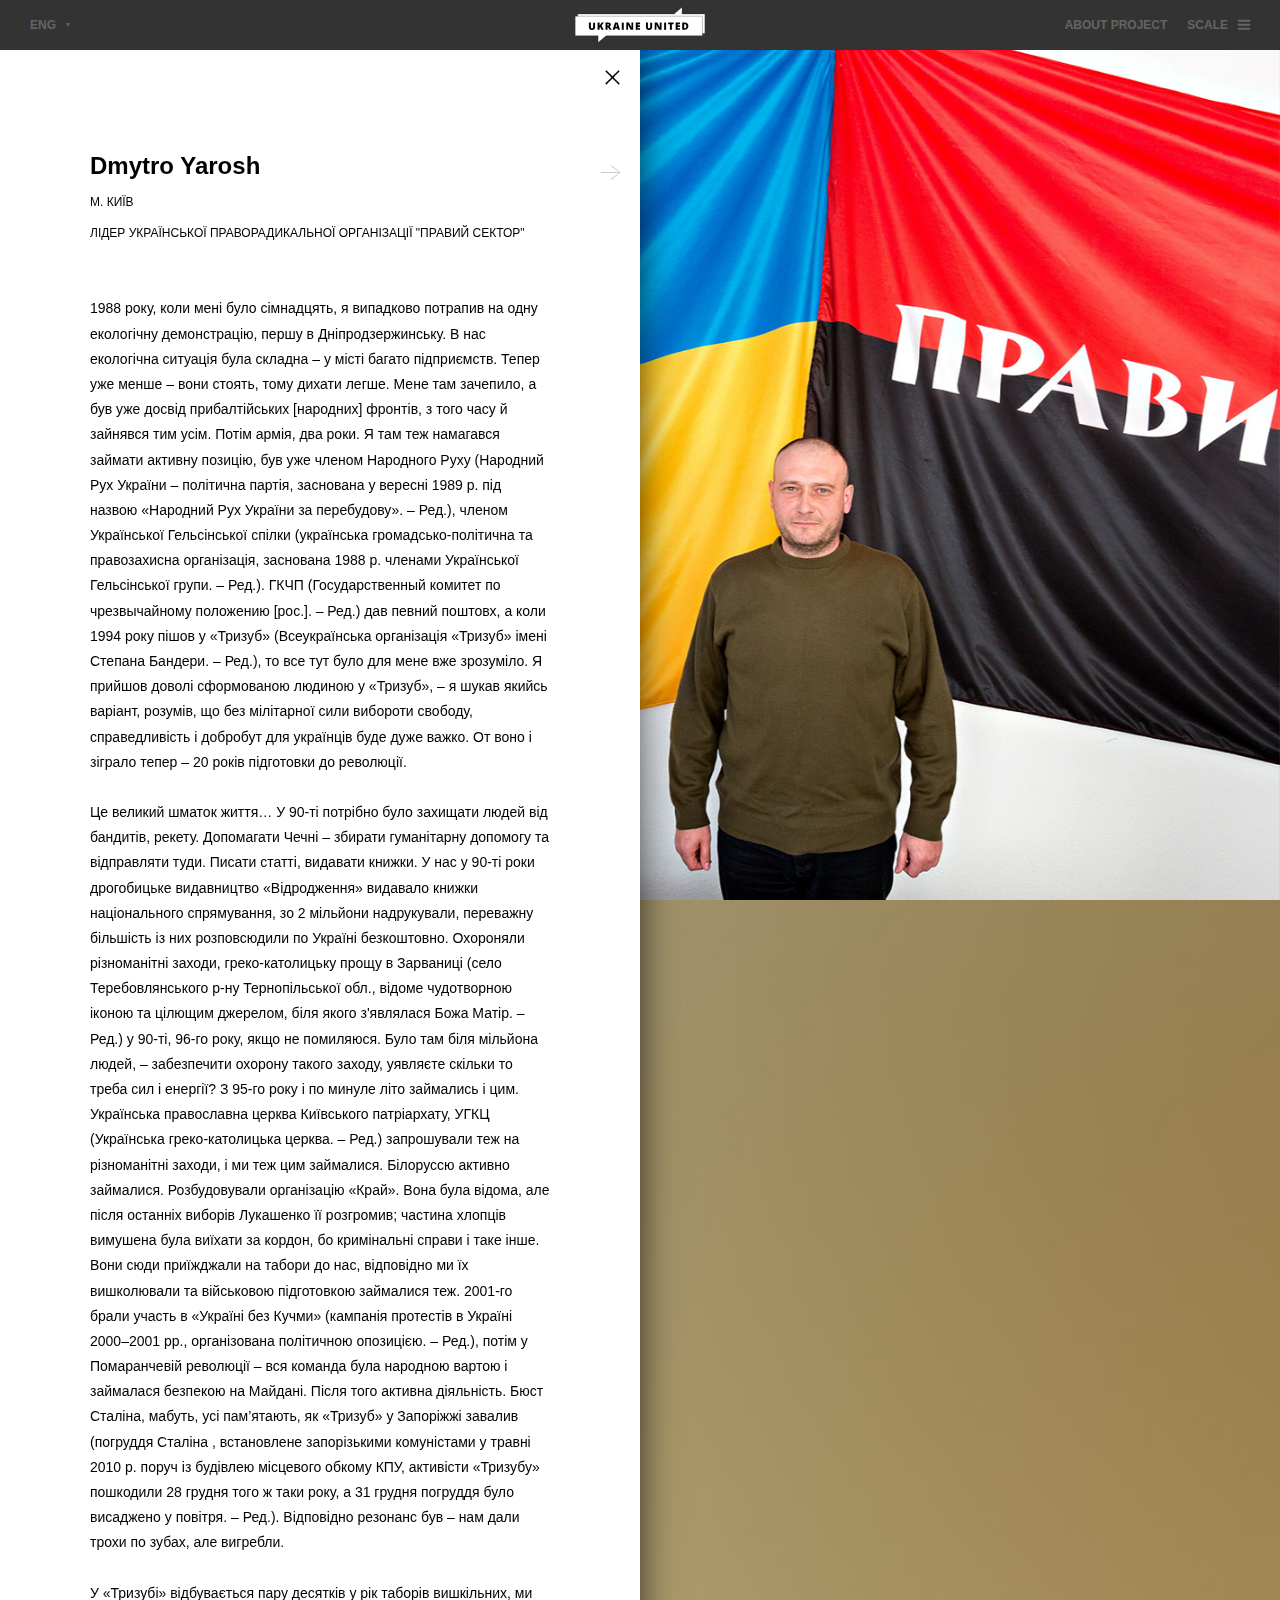
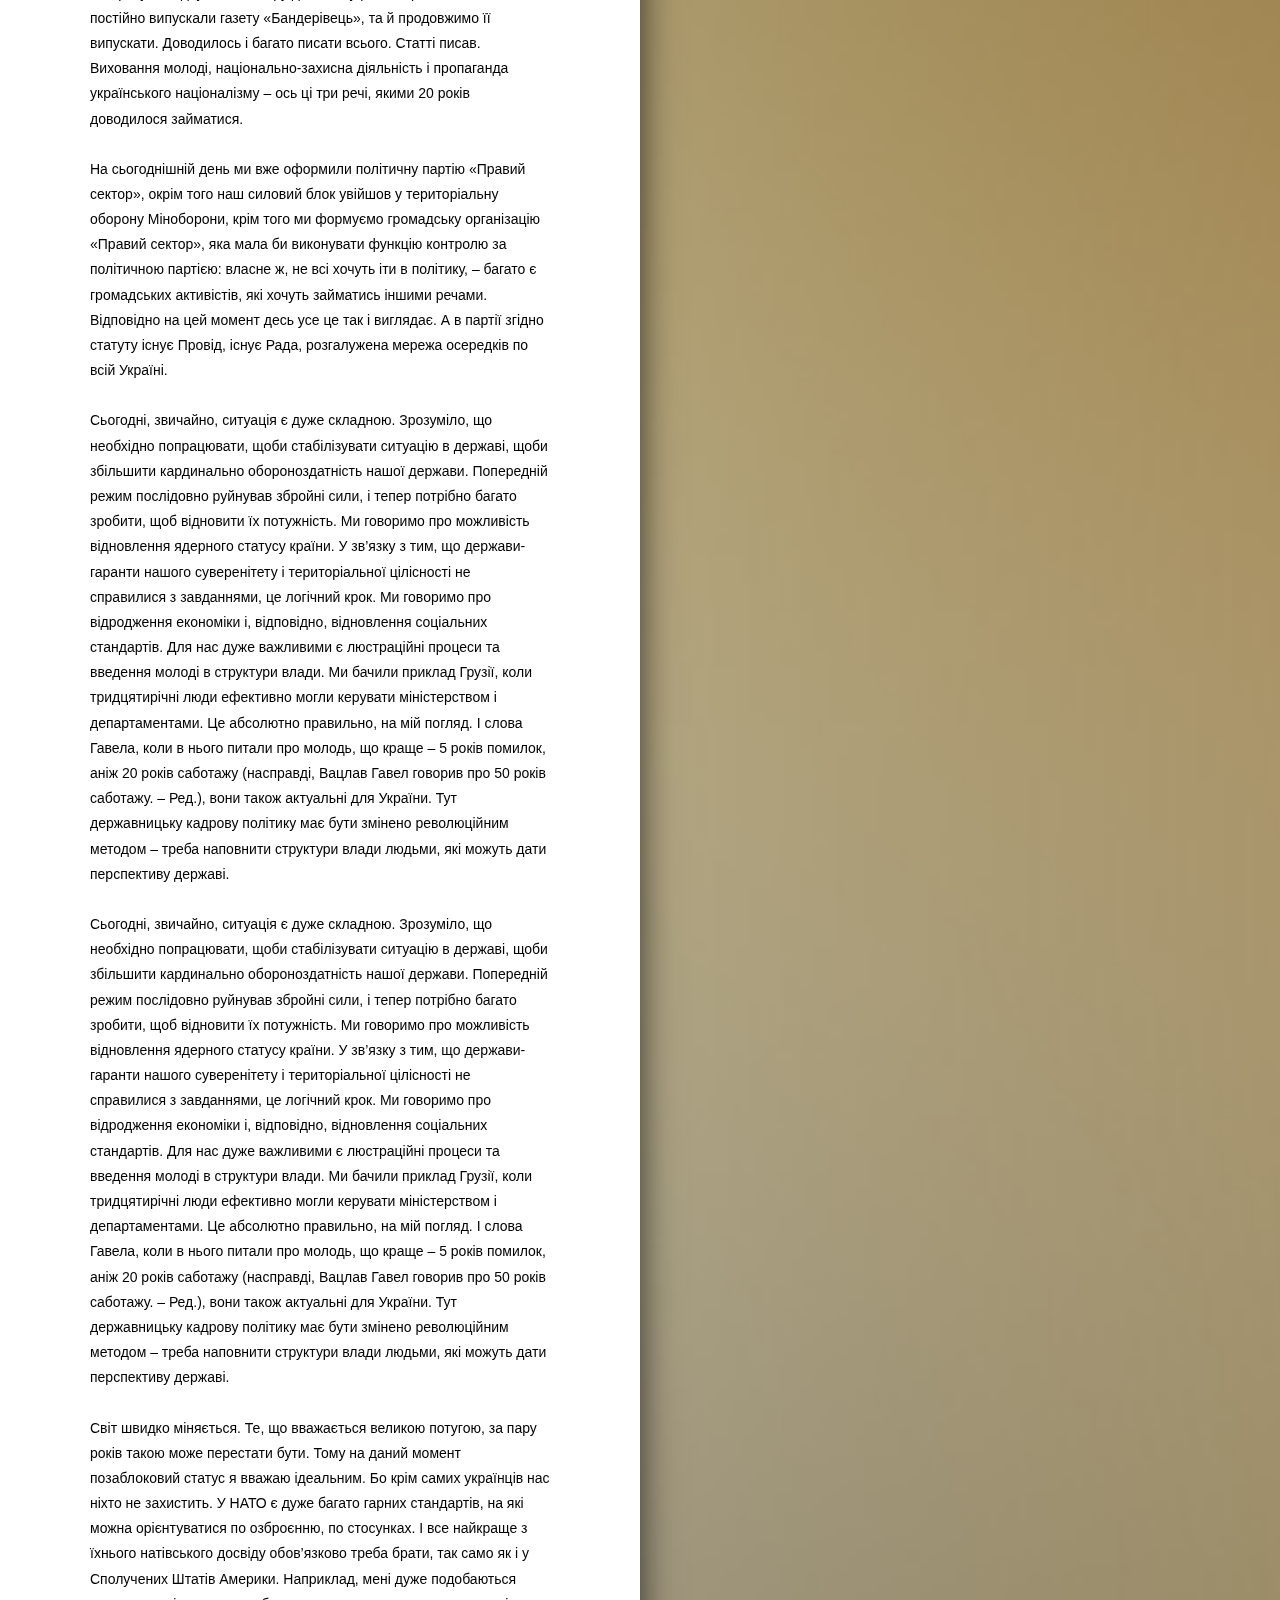
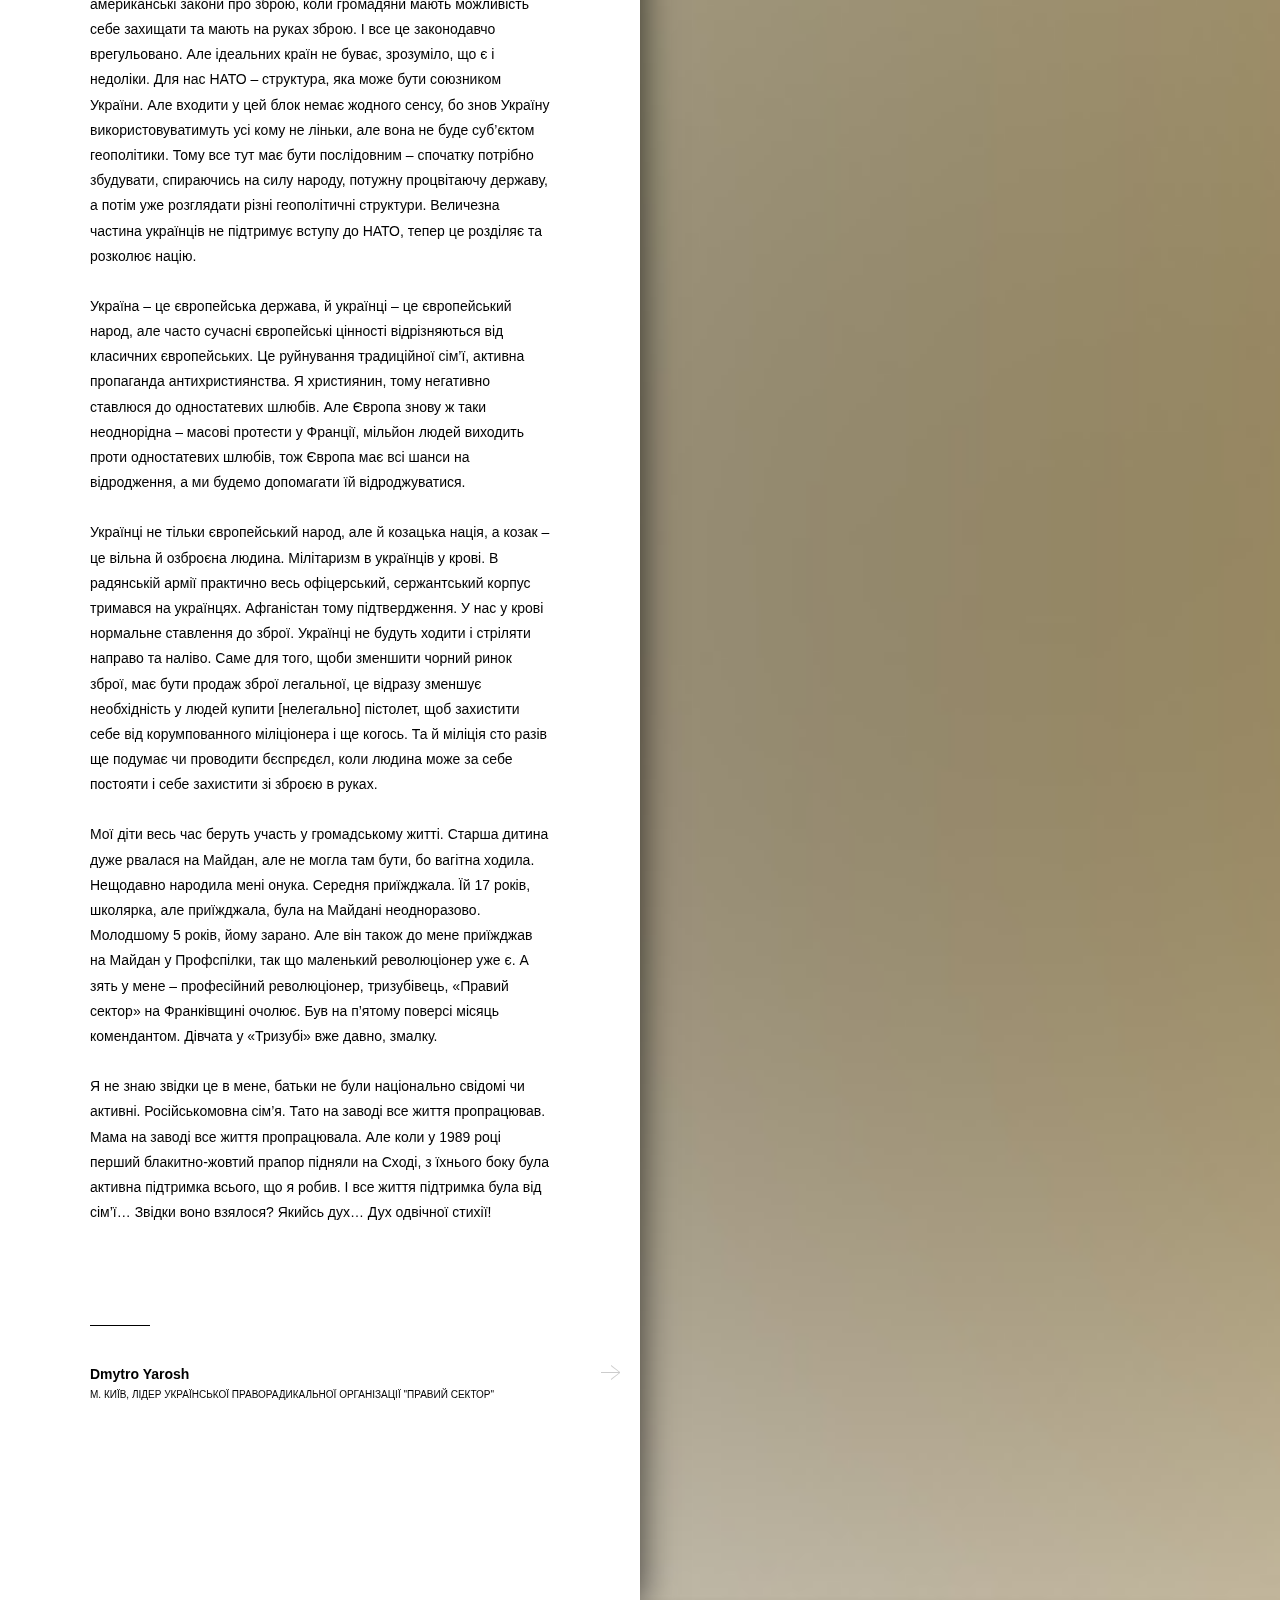
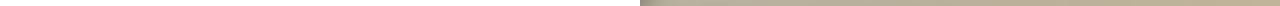
<file: article1.html>
<!doctype html>
<html>
<head>
	<meta charset="utf-8">
	<title>Template</title>
	<link rel="stylesheet" media="all" href="css/screen.css">
	<link rel="stylesheet" media="all" href="css/style.css">
</head>
<body class="is-article-page">
<!-- wrapper -->
<div class="wrapper">
	<!-- header -->
	<header class="header">
		<!-- lang -->
		<div class="lang">
			<div class="lang__head">eng</div>
			<div class="lang__list">
				<a href="#" data-lang="ukr">ukr</a>
				<a class="is-active" data-lang="eng" href="#">eng</a>
				<a data-lang="rus" href="#">rus</a>
			</div>
		</div>
		<div class="search">
			<button class="search__btn">
				<i class="icon icon-search"></i>
			</button>
		</div>
		<!-- menu -->
		<a class="menu" href="index.html#timeline">
			<b>
				<span class="en">Scale</span>
				<span class="uk">Масштаб</span>
				<span class="ru">Масштаб</span>
			</b>
			<i class="icon icon-menu"></i>
		</a>
		<a class="header__link" href="about.html"><span class="en">about project</span><span class="ru">О проекте</span><span class="uk">Про проект</span></a>
		<a class="header__logo" href="index.html#timeline">
			<span class="en"><img src="img/logo.svg" width="130" alt=""></span>
			<span class="ru"><img src="img/logo-ru.svg" width="130" alt=""></span>
			<span class="uk"><img src="img/logo-uk.svg" width="130" alt=""></span>
		</a>
	</header>
	<!-- l -->
	<div class="l l_article">
		<!-- slider -->
		<div class="slider cycle-slideshow" 
		    data-cycle-timeout="0"
		    data-cycle-slides="> div">
			<div class="slider__item" style="
			background-image: url(img/pic3s.jpg);"></div>
		</div>
		<div class="column column_article">
			<!-- article -->
			<div class="article js-article">
				<a class="article__close" href="index.html#timeline">
					<i class="icon icon-close"></i>
				</a>
				<div class="article__info">
					<div class="article__title">
						<span class="uk">Дмитро Ярош</span>
						<span class="ru">Дмитрий Ярош</span>
						<span class="en">Dmytro Yarosh</span>
					</div>
					<div class="article__place">
					<span class="uk"><b>м. Київ</b> Лідер української праворадикальної організації "Правий Сектор"</span>
					<span class="ru"><b>Киев</b> Лидер украинской праворадикальной организации "Правый Сектор".</span>
					<span class="en"><b>м. Київ</b> Лідер української праворадикальної організації "Правий Сектор"</span>
					</div>
					<a class="article__prev" href="#">
						<i class="icon icon-arr-left"></i>
					</a>
					<a class="article__next" href="#">
						<i class="icon icon-arr-right"></i>
					</a>
				</div>
				<!-- <div class="article__month">Серпень 2014</div> -->
				<div class="article__content uk en">
					<p>1988 року, коли мені було сімнадцять, я випадково потрапив на одну екологічну демонстрацію, першу в Дніпродзержинську. В нас екологічна ситуація була складна – у місті багато підприємств. Тепер уже менше – вони стоять, тому дихати легше. Мене там зачепило, а був уже досвід прибалтійських [народних] фронтів, з того часу й зайнявся тим усім. Потім армія, два роки. Я там теж намагався займати активну позицію, був уже членом Народного Руху (Народний Рух України – політична партія, заснована у вересні 1989 р. під назвою «Народний Рух України за перебудову». – Ред.), членом Української Гельсінської спілки (українська громадсько-політична та правозахисна&nbspорганізація, заснована 1988&nbspр. членами&nbspУкраїнської Гельсінської групи. – Ред.). ГКЧП (Государственный комитет по чрезвычайному положению [рос.]. – Ред.) дав певний поштовх, а коли 1994 року пішов у «Тризуб» (Всеукраїнська організація «Тризуб» імені Степана Бандери. – Ред.), то все тут було для мене вже зрозуміло. Я прийшов доволі сформованою людиною у «Тризуб», – я шукав якийсь варіант, розумів, що без мілітарної сили вибороти свободу, справедливість і добробут для українців буде дуже важко. От воно і зіграло тепер – 20 років підготовки до революції.</p>
					<blockquote></blockquote>
					<p>Це великий шматок життя… У 90-ті потрібно було захищати людей від бандитів, рекету. Допомагати Чечні – збирати гуманітарну допомогу та відправляти туди. Писати статті, видавати книжки. У нас у 90-ті роки дрогобицьке видавництво «Відродження» видавало книжки національного спрямування, зо 2 мільйони надрукували, переважну більшість із них розповсюдили по Україні безкоштовно. Охороняли різноманітні заходи, греко-католицьку прощу в Зарваниці (село Теребовлянського р-ну Тернопільської обл., відоме чудотворною іконою та цілющим джерелом, біля якого з'являлася Божа Матір. – Ред.) у 90-ті, 96-го року, якщо не помиляюся. Було там біля мільйона людей, – забезпечити охорону такого заходу, уявляєте скільки то треба сил і енергії? З 95-го року і по минуле літо займались і цим. Українська православна церква Київського патріархату, УГКЦ (Українська греко-католицька церква. – Ред.) запрошували теж на різноманітні заходи, і ми теж цим займалися. Білоруссю активно займалися. Розбудовували організацію «Край». Вона була відома, але після останніх виборів Лукашенко її розгромив; частина хлопців вимушена була виїхати за кордон, бо кримінальні справи і таке інше. Вони сюди приїжджали на табори до нас, відповідно ми їх вишколювали та військовою підготовкою займалися теж. 2001-го брали участь в «Україні без Кучми» (кампанія протестів в Україні 2000–2001 рр., організована політичною опозицією. – Ред.), потім у Помаранчевій революції – вся команда була народною вартою і займалася безпекою на Майдані. Після того активна діяльність. Бюст Сталіна, мабуть, усі пам’ятають, як «Тризуб» у Запоріжжі завалив (погруддя Сталіна , встановлене запорізькими комуністами у травні 2010 р. поруч із будівлею місцевого обкому КПУ, активісти «Тризубу» пошкодили 28 грудня того ж таки року, а 31 грудня погруддя було висаджено у повітря. – Ред.). Відповідно резонанс був – нам дали трохи по зубах, але вигребли.</p>
					<p>У «Тризубі» відбувається пару десятків у рік таборів вишкільних, ми постійно випускали газету «Бандерівець», та й продовжимо її випускати. Доводилось і багато писати всього. Статті писав. Виховання молоді, національно-захисна діяльність і пропаганда українського націоналізму – ось ці три речі, якими 20 років доводилося займатися.</p>
					<p>На сьогоднішній день ми вже оформили політичну партію «Правий сектор», окрім того наш силовий блок увійшов у територіальну оборону Міноборони, крім того ми формуємо громадську організацію «Правий сектор», яка мала би виконувати функцію контролю за політичною партією: власне ж, не всі хочуть іти в політику, – багато є громадських активістів, які хочуть займатись іншими речами. Відповідно на цей момент десь усе це так і виглядає. А в партії згідно статуту існує Провід, існує Рада, розгалужена мережа осередків по всій Україні.</p>
					<p>Сьогодні, звичайно, ситуація є дуже складною. Зрозуміло, що необхідно попрацювати, щоби стабілізувати ситуацію в державі, щоби збільшити кардинально обороноздатність нашої держави. Попередній режим послідовно руйнував збройні сили, і тепер потрібно багато зробити, щоб відновити їх потужність. Ми говоримо про можливість відновлення ядерного статусу країни. У зв’язку з тим, що держави-гаранти нашого суверенітету і територіальної цілісності не справилися з завданнями, це логічний крок. Ми говоримо про відродження економіки і, відповідно, відновлення соціальних стандартів. Для нас дуже важливими є люстраційні процеси та введення молоді в структури влади. Ми бачили приклад Грузії, коли тридцятирічні люди ефективно могли керувати міністерством і департаментами. Це абсолютно правильно, на мій погляд. І слова Гавела, коли в нього питали про молодь, що краще – 5 років помилок, аніж 20 років саботажу (насправді, Вацлав Гавел говорив про 50 років саботажу. – Ред.), вони також актуальні для України. Тут державницьку кадрову політику має бути змінено революційним методом – треба наповнити структури влади людьми, які можуть дати перспективу державі.</p>
					<p>Сьогодні, звичайно, ситуація є дуже складною. Зрозуміло, що необхідно попрацювати, щоби стабілізувати ситуацію в державі, щоби збільшити кардинально обороноздатність нашої держави. Попередній режим послідовно руйнував збройні сили, і тепер потрібно багато зробити, щоб відновити їх потужність. Ми говоримо про можливість відновлення ядерного статусу країни. У зв’язку з тим, що держави-гаранти нашого суверенітету і територіальної цілісності не справилися з завданнями, це логічний крок. Ми говоримо про відродження економіки і, відповідно, відновлення соціальних стандартів. Для нас дуже важливими є люстраційні процеси та введення молоді в структури влади. Ми бачили приклад Грузії, коли тридцятирічні люди ефективно могли керувати міністерством і департаментами. Це абсолютно правильно, на мій погляд. І слова Гавела, коли в нього питали про молодь, що краще – 5 років помилок, аніж 20 років саботажу (насправді, Вацлав Гавел говорив про 50 років саботажу. – Ред.), вони також актуальні для України. Тут державницьку кадрову політику має бути змінено революційним методом – треба наповнити структури влади людьми, які можуть дати перспективу державі.</p>
					<p>Світ швидко міняється. Те, що вважається великою потугою, за пару років такою може перестати бути. Тому на даний момент позаблоковий статус я вважаю ідеальним. Бо крім самих українців нас ніхто не захистить. У НАТО є дуже багато гарних стандартів, на які можна орієнтуватися по озброєнню, по стосунках. І все найкраще з їхнього натівського досвіду обов’язково треба брати, так само як і у Сполучених Штатів Америки. Наприклад, мені дуже подобаються американські закони про зброю, коли громадяни мають можливість себе захищати та мають на руках зброю. І все це законодавчо врегульовано. Але ідеальних країн не буває, зрозуміло, що є і недоліки. Для нас НАТО – структура, яка може бути союзником України. Але входити у цей блок немає жодного сенсу, бо знов Україну використовуватимуть усі кому не ліньки, але вона не буде суб’єктом геополітики. Тому все тут має бути послідовним – спочатку потрібно збудувати, спираючись на силу народу, потужну процвітаючу державу, а потім уже розглядати різні геополітичні структури. Величезна частина українців не підтримує вступу до НАТО, тепер це розділяє та розколює націю.</p>
					<p>Україна – це європейська держава, й українці – це європейський народ, але часто сучасні європейські цінності відрізняються від класичних європейських. Це руйнування традиційної сім’ї, активна пропаганда антихристиянства. Я християнин, тому негативно ставлюся до одностатевих шлюбів. Але Європа знову ж таки неоднорідна – масові протести у Франції, мільйон людей виходить проти одностатевих шлюбів, тож Європа має всі шанси на відродження, а ми будемо допомагати їй відроджуватися.</p>
					<p>Українці не тільки європейський народ, але й козацька нація, а козак – це вільна й озброєна людина. Мілітаризм в українців у крові. В радянській армії практично весь офіцерський, сержантський корпус тримався на українцях. Афганістан тому підтвердження. У нас у крові нормальне ставлення до зброї. Українці не будуть ходити і стріляти направо та наліво. Саме для того, щоби зменшити чорний ринок зброї, має бути продаж зброї легальної, це відразу зменшує необхідність у людей купити [нелегально] пістолет, щоб захистити себе від корумпованного міліціонера і ще когось. Та й міліція сто разів ще подумає чи проводити бєспрєдєл, коли людина може за себе постояти і себе захистити зі зброєю в руках.</p>
					<p>Мої діти весь час беруть участь у громадському житті. Старша дитина дуже рвалася на Майдан, але не могла там бути, бо вагітна ходила. Нещодавно народила мені онука. Середня приїжджала. Їй 17 років, школярка, але приїжджала, була на Майдані неодноразово. Молодшому 5 років, йому зарано. Але він також до мене приїжджав на Майдан у Профспілки, так що маленький революціонер уже є. А зять у мене – професійний революціонер, тризубівець, «Правий сектор» на Франківщині очолює. Був на п’ятому поверсі місяць комендантом. Дівчата у «Тризубі» вже давно, змалку.</p>
					<p>Я не знаю звідки це в мене, батьки не були національно свідомі чи активні. Російськомовна сім’я. Тато на заводі все життя пропрацював. Мама на заводі все життя пропрацювала. Але коли у 1989 році перший блакитно-жовтий прапор підняли на Сході, з їхнього боку була активна підтримка всього, що я робив. І все життя підтримка була від сім’ї… Звідки воно взялося? Якийсь дух… Дух одвічної стихії!</p>
				</div>
				<div class="article__content ru">
					<p>В 1988 году, когда мне было семнадцать лет, я случайно попал на одну экологическую демонстрацию, первую в Днепродзержинске. У нас экологическая ситуация была сложная – в городе много предприятий. Теперь уже меньше – они стоят, поэтому дышать легче. Меня там зацепило, а был уже опыт прибалтийских [народных] фронтов, с тех пор и занялся этим всем. Потом армия, два года. Я там тоже пытался занимать активную позицию, был уже членом Народного Руха (политическая партия «Народное движение Украины за перестройку», созданная в сентябре 1989 г. – Ред.), членом Украинского Хельсинкского союза (украинская общественно-политическая организация, основанная в 1988 г. членами Украинской Хельсинкской группы. – Ред.). ГКЧП дал определенный толчок, а когда в 1994 году пошел в «Тризуб» (Всеукраинская организация «Тризуб» имени Степана Бандеры. – Ред.), всё здесь было для меня уже понятно. Я пришел довольно сформированным человеком в «Тризуб», я искал какой-то вариант, понимал, что без военной силы отвоевать свободу, справедливость и благополучие для украинцев будет очень трудно. Вот оно и сыграло теперь – 20 лет подготовки к революции.</p>

					<p>Это большой кусок жизни... В 90-х нужно было защищать людей от бандитов, рэкета. Помогать Чечне – собирать гуманитарную помощь и отправлять туда. Писать статьи, издавать книги. У нас в 90-е годы дрогобычское издательство «Відродження» («Возрождение» [укр.]. – Ред.) издавало книги национального направления, около 2 миллионов напечатали, большинство из них распространили по Украине бесплатно. Охраняли различные мероприятия, греко-католическое паломничество в Зарванице (село Теребовлянского р-на Тернопольской обл., известное чудотворной иконой и целебным источником, возле которого появлялась Божья Матерь. – Ред.) в 90-х, в 96-м году, если не ошибаюсь. Было там около миллиона человек, обеспечить охрану такого мероприятия, представляете, сколько нужно сил и энергии? С 95-го года и до прошлого лета занимались и этим. Украинская православная церковь Киевского патриархата, УГКЦ (Украинская греко-католическая церковь. – Ред.) приглашали также на разные мероприятия, и мы тоже этим занимались. Беларусью активно занимались. Создавали организацию «Край». Она была известна, но после последних выборов Лукашенко ее разгромил; часть ребят вынуждена была выехать за границу, потому что уголовные дела и прочее. Они приезжали в лагеря к нам, соответственно, мы их тренировали и военной подготовкой занимались тоже. В 2001-м принимали участие в «Украине без Кучмы» (кампания протестов в Украине в 2000–2001 гг., организованная политической оппозицией. – Ред.), потом в Оранжевой революции – вся команда была народной вартой (стражей [укр.]. – Ред.) и занималась безопасностью на Майдане. Потом активная деятельность. Все помнят, наверное, как «Тризуб» бюст Сталина в Запорожье свалил (бюст Сталина, установленный запорожскими коммунистами в мае 2010 г. рядом со зданием местного обкома КПУ, активисты «Тризуба» повредили 28 декабря того же года, а 31 декабря бюст был взорван. – Ред.). Соответственно, резонанс был – нам дали немного по зубам, но выгребли.</p>

					<p>В «Тризубе» проводится пара десятков в год тренировочных лагерей, мы постоянно выпускали газету «Бандерівець» («Бандеровец» [укр.]. – Ред.), да и будем продолжать ее выпускать. Приходилось и много писать всего. Статьи писал. Воспитание молодежи, национально-защитная деятельность и пропаганда украинского национализма – вот эти три вещи, которыми 20 лет приходилось заниматься.</p>

					<p>На сегодняшний день мы уже оформили политическую партию «Правый сектор», наш силовой блок вошел в территориальную оборону минобороны; кроме того, мы формируем общественную организацию «Правый сектор», которая должна бы выполнять функцию контроля за политической партией: ведь не все хотят идти в политику, много есть общественных активистов, которые хотят заниматься другими вещами. Соответственно, на этот момент всё это где-то так и выглядит. А в партии, согласно уставу, существует провід (руководство [укр.]. – Ред.), существует рада (совет [укр.]. – Ред.), разветвленная сеть ячеек по всей Украине.</p>

					<p>Сегодня, конечно, ситуация очень сложная. Понятно, что необходимо поработать, чтобы стабилизировать ситуацию в государстве, чтобы увеличить кардинально обороноспособность нашего государства. Предыдущий режим последовательно разрушал вооруженные силы, и теперь нужно много сделать, чтобы восстановить их мощь. Мы говорим о возможности восстановления ядерного статуса страны. В связи с тем, что государства-гаранты нашего суверенитета и территориальной целостности не справились с задачами, это логичный шаг. Мы говорим о возрождении экономики и восстановлении социальных стандартов. Для нас очень важны люстрационные процессы и введение молодежи в структуры власти. Мы видели пример Грузии, когда 30-летние люди эффективно руководили министерством и департаментами. Это совершенно правильно, на мой взгляд. И слова Гавела, когда у него спрашивали о молодежи: лучше 5 лет ошибок, чем 20 лет саботажа (на самом деле В. Гавел говорил о 50 годах саботажа. – Ред.), они также актуальны для Украины. Здесь государственную кадровую политику необходимо изменить революционным методом – нужно наполнить структуры власти людьми, которые могут дать перспективу государству. </p>

					<p>Конечно, сразу эти люди не появятся. Для того, собственно, мы и строим партию, чтобы все это сделать – заполнить партийную структуру кадрами, способными занимать те или иные государственные должности различного уровня. Мы планируем работать очень активно по университетам, по высшим учебным заведениям, чтобы просто уже кадровый фундамент готовить. Но в конечном итоге и те ребята, которые себя жертвенно проявляли на Майдане, способны жертвенно действовать и в структурах власти. Тем более у нас много есть ребят с одним, двумя высшими образованиями, людей, владеющих многими языками. Я помню, еще в Профсоюзах (Дом профсоюзов в Киеве, ставший штабом Евромайдана. – Ред.), когда журналисты приходили, то обращали внимание: на полу щит, бита – и при этом читает какое-то учебное пособие наш парень. Поэтому у нас замечательные ребята, это цвет нашей нации, собственно, на них и будем опираться в кадровой политике.</p>

					<p>Мир быстро меняется. То, что считается большой силой, через пару лет таковой может перестать быть. Поэтому на данный момент внеблоковый статус я считаю идеальным. Потому что кроме самих украинцев нас никто не защитит. У НАТО есть очень много хороших стандартов, на которые можно ориентироваться, по вооружению, по отношениям. И всё лучшее из их натовского опыта обязательно нужно брать, как и у США. Например, мне очень нравятся американские законы об оружии, когда у граждан есть возможность себя защищать и есть на руках оружие. И всё это законодательно урегулировано. Но идеальных стран не бывает, понятно, что есть и недостатки. Для нас НАТО – структура, которая может быть союзником Украины. Но входить в этот блок не имеет никакого смысла, потому что опять Украину будут использовать все кому не лень, но она не будет субъектом геополитики. Поэтому всё здесь должно быть последовательным – сначала нужно построить, опираясь на силу народа, мощное процветающее государство, а потом уже рассматривать различные геополитические структуры. Огромная часть украинцев не поддерживает вступление в НАТО, теперь это разделяет и раскалывает нацию.</p>

					<p>Украина – европейское государство, и украинцы – это европейский народ, но часто современные европейские ценности отличаются от классических европейских. Это разрушение традиционной семьи, активная пропаганда антихристианства. Я христианин, поэтому негативно отношусь к однополым бракам. Но Европа, опять же, неоднородна – массовые протесты во Франции, миллион людей выходит против однополых браков, поэтому у Европы есть все шансы на возрождение, а мы будем помогать ей возрождаться. </p>

					<p>Украинцы не только европейский народ, но и казацкая нация, а казак – это свободный и вооруженный человек. Есть у украинцев военная жилка. В советской армии практически весь офицерский, сержантский корпус держался на украинцах. Афганистан тому подтверждение. У нас в крови нормальное отношение к оружию. Украинцы не будут ходить и стрелять направо и налево. Как раз для того, чтобы сократить черный рынок оружия, должна быть продажа оружия легального, это сразу снижает у людей потребность купить [нелегально] пистолет, чтобы защитить себя от коррумпированного милиционера или еще кого-то. Да и милиция сто раз сначала подумает, творить ли беспредел, если человек может за себя постоять и себя защитить с оружием в руках.</p>

					<p>Мои дети все время участвуют в общественной жизни. Старшая дочь очень рвалась на Майдан, но не могла там быть, потому что беременная ходила. Недавно родила мне внука. Средняя приезжала. Ей 17 лет, школьница, но приезжала, была на Майдане не раз. Младшему 5 лет, ему рано. Но он тоже ко мне приезжал на Майдан в Профсоюзы, так что маленький революционер уже есть. А зять у меня – профессиональный революционер, тризубовец, «Правый сектор» на Франковщине возглавляет. Был на пятом этаже месяц комендантом. Дочери в «Тризубе» уже давно, с детства.</p>

					<p>Я не знаю, откуда это у меня, родители не были национально сознательные или активные. Русскоязычная семья. Папа на заводе всю жизнь проработал. Мама на заводе всю жизнь проработала. Но когда в 1989 году первый сине-желтый флаг подняли на Востоке, с их стороны была активная поддержка всего, что я делал. И всю жизнь поддержка была от семьи... Откуда оно взялось? Некий дух... Дух извечной стихии!</p>
				</div>
				<div class="article__info article__info_down">
					<div class="article__title">
						<span class="uk">Дмитро Ярош</span>
						<span class="ru">Дмитрий Ярош</span>
						<span class="en">Dmytro Yarosh</span>
					</div>
					<div class="article__place">
					<span class="uk">м. Київ, Лідер української праворадикальної організації "Правий Сектор"</span>
					<span class="ru">Лидер украинской праворадикальной организации "Правый Сектор".</span>
					<span class="en">м. Київ, Лідер української праворадикальної організації "Правий Сектор"</span>
					</div>
					<a class="article__prev" href="#">
						<i class="icon icon-arr-left"></i>
					</a>
					<a class="article__next" href="#">
						<i class="icon icon-arr-right"></i>
					</a>
				</div>
			</div>
		</div>
	</div>
</div>
<!-- load scripts -->
<script src="js/lib/head.js" data-headjs-load="js/init.js"></script>
</body>
</html>
</file>
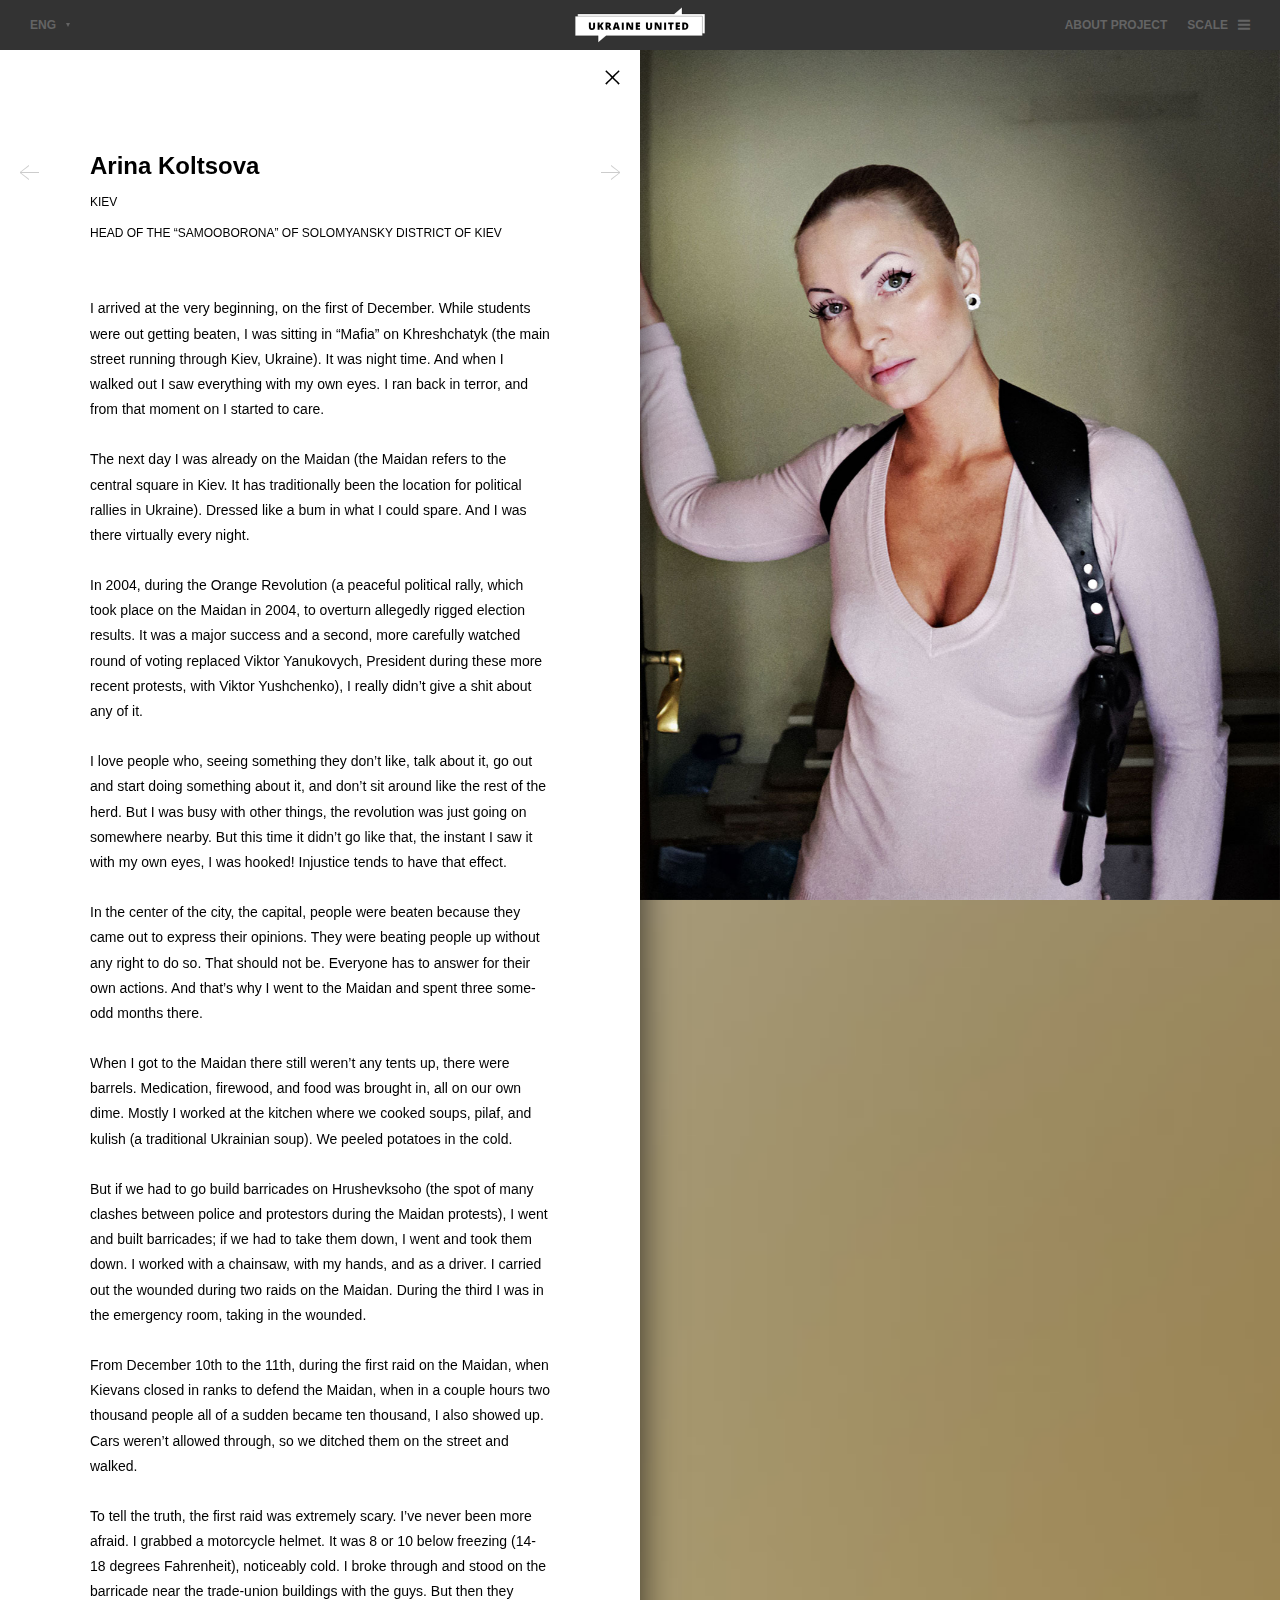
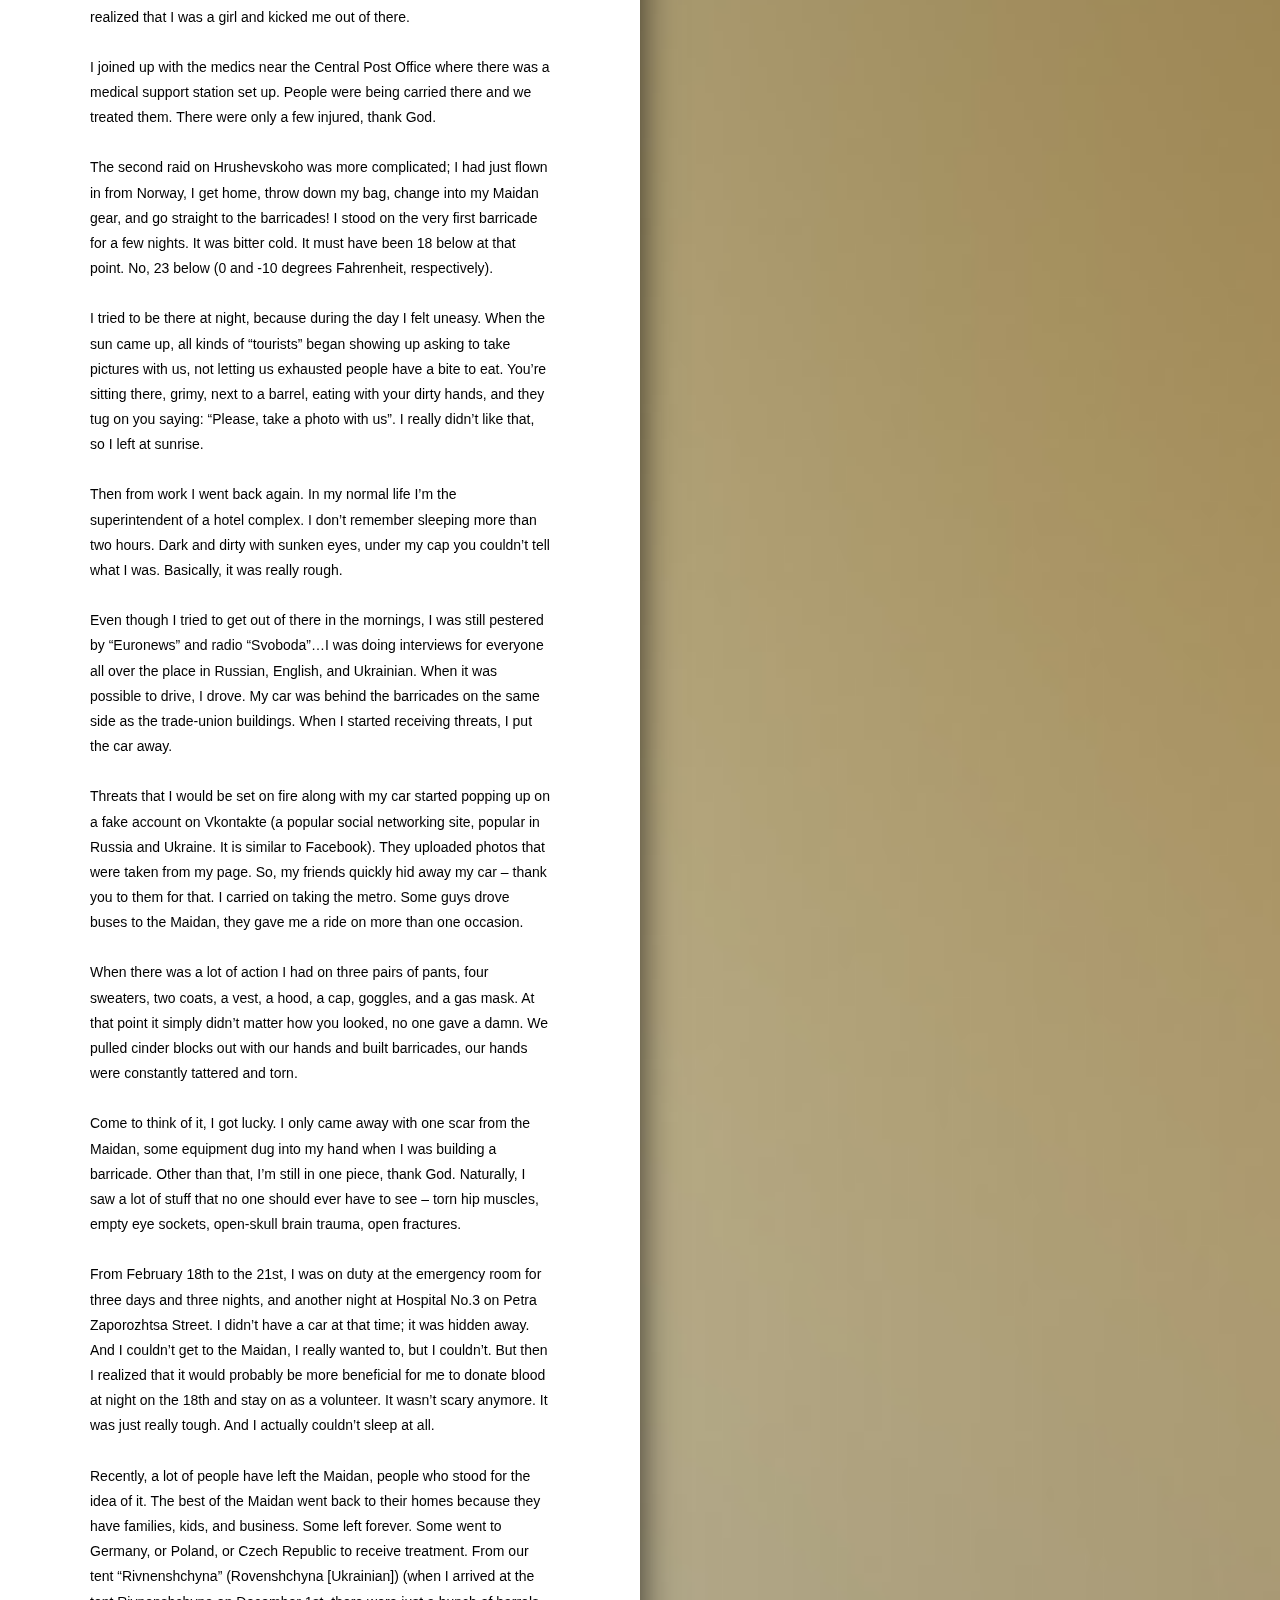
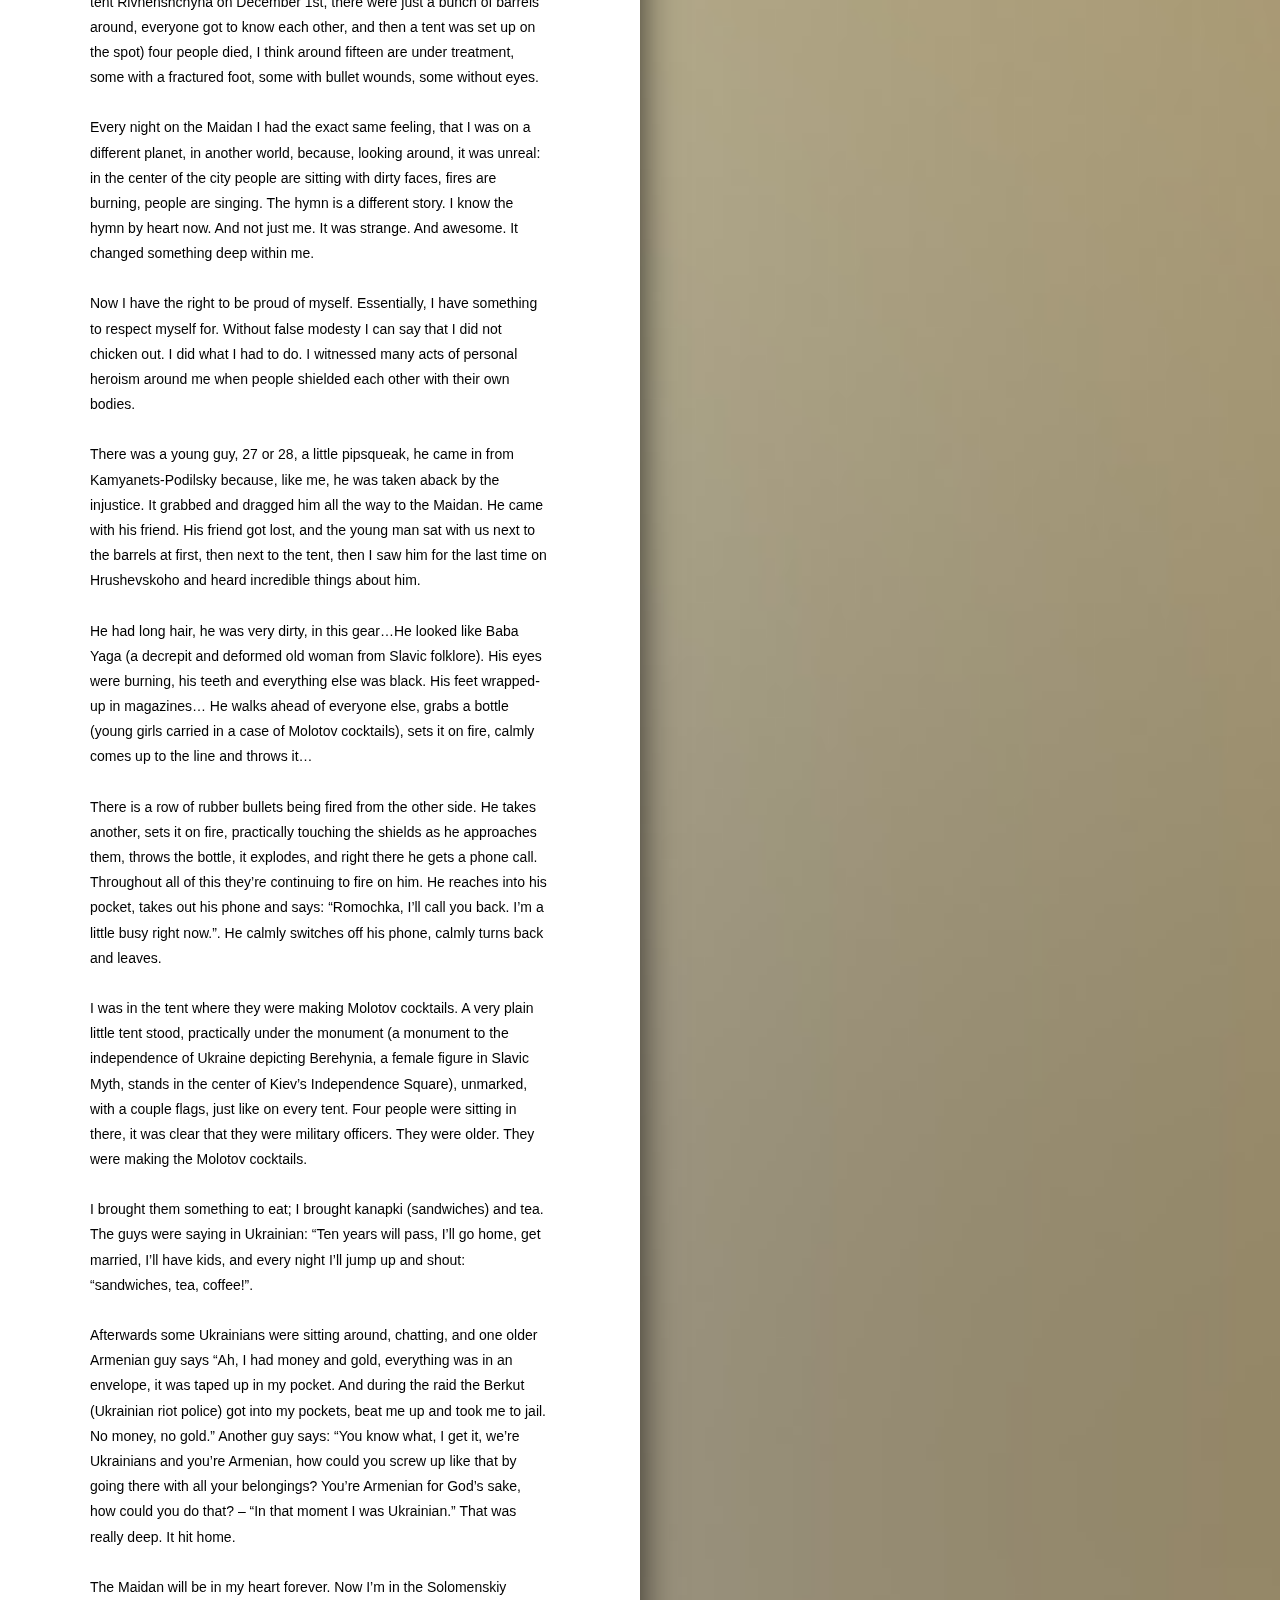
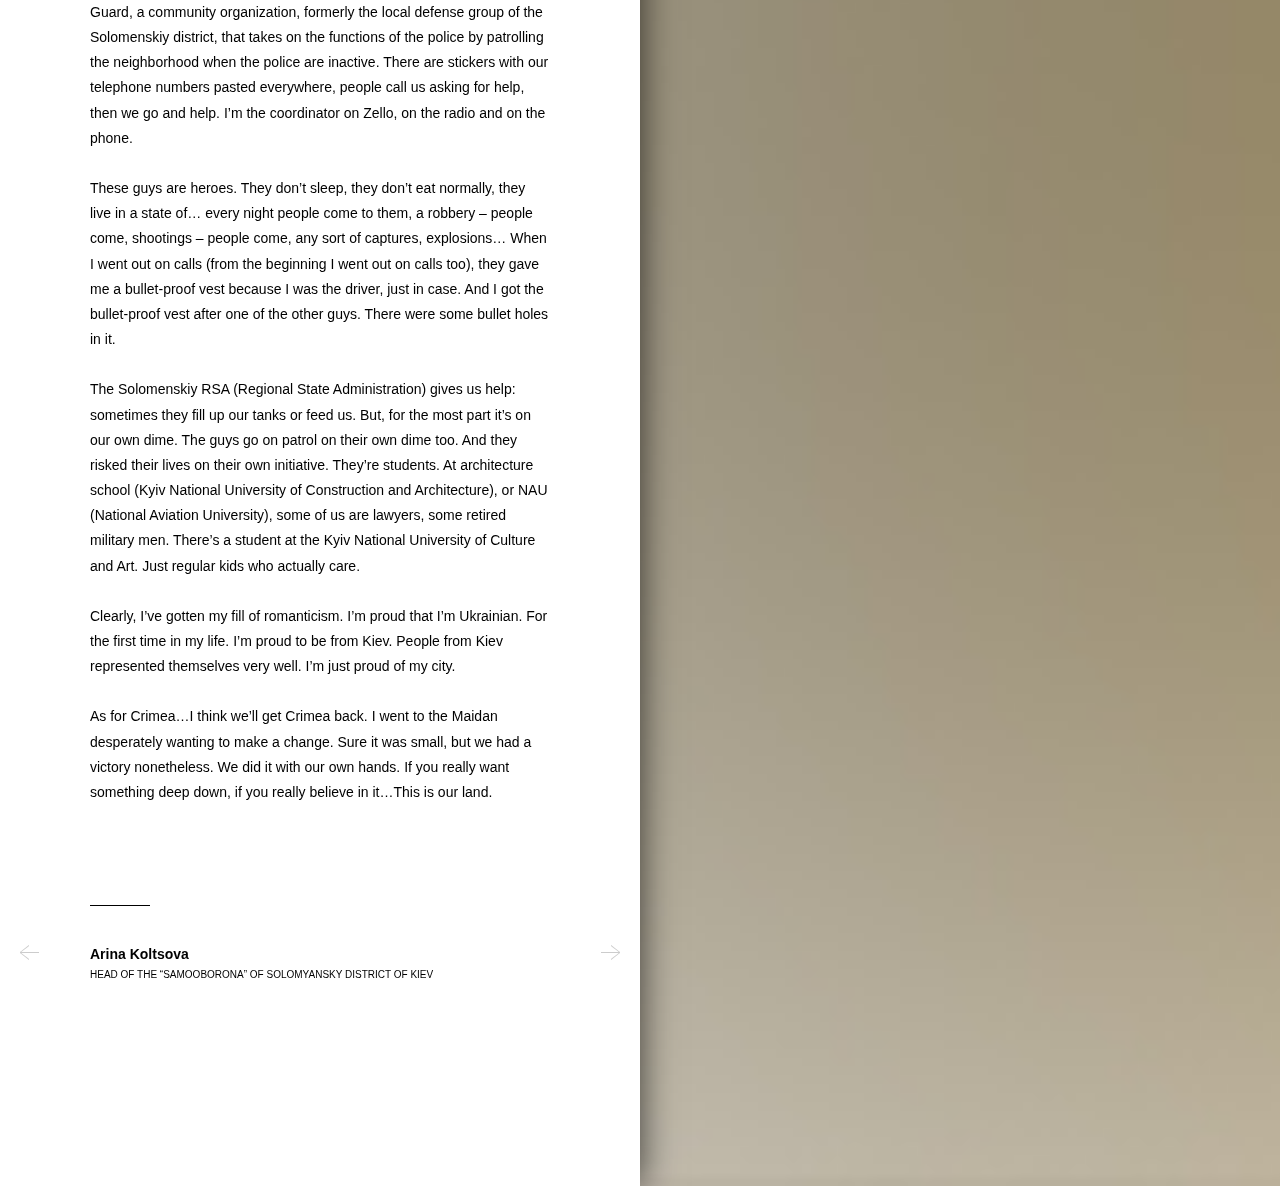
<file: article2.html>
<!doctype html>
<html>
<head>
	<meta charset="utf-8">
	<title>Template</title>
	<link rel="stylesheet" media="all" href="css/screen.css">
	<link rel="stylesheet" media="all" href="css/style.css">
</head>
<body class="is-article-page">
<!-- wrapper -->
<div class="wrapper">
	<!-- header -->
	<header class="header">
		<!-- lang -->
		<div class="lang">
			<div class="lang__head">eng</div>
			<div class="lang__list">
				<a href="#" data-lang="ukr">ukr</a>
				<a class="is-active" data-lang="eng" href="#">eng</a>
				<a data-lang="rus" href="#">rus</a>
			</div>
		</div>
		<div class="search">
			<button class="search__btn">
				<i class="icon icon-search"></i>
			</button>
		</div>
		<!-- menu -->
		<a class="menu" href="index.html#timeline">
			<b>
				<span class="en">Scale</span>
				<span class="uk">Масштаб</span>
				<span class="ru">Масштаб</span>
			</b>
			<i class="icon icon-menu"></i>
		</a>
		<a class="header__link" href="about.html"><span class="en">about project</span><span class="ru">О проекте</span><span class="uk">Про проект</span></a>
		<a class="header__logo" href="index.html#timeline">
			<span class="en"><img src="img/logo.svg" width="130" alt=""></span>
			<span class="ru"><img src="img/logo-ru.svg" width="130" alt=""></span>
			<span class="uk"><img src="img/logo-uk.svg" width="130" alt=""></span>
		</a>
	</header>
	<!-- l -->
	<div class="l l_article">
		<!-- slider -->
		<div class="slider cycle-slideshow" 
		    data-cycle-timeout="0"
		    data-cycle-slides="> div">
			<div class="slider__item" style="
			background-image: url(img/pic2s.jpg);"></div>
		</div>
		<div class="column column_article">
			<!-- article -->
			<div class="article js-article">
				<a class="article__close" href="index.html#timeline">
					<i class="icon icon-close"></i>
				</a>
				<div class="article__info">
				<!-- 	<div class="article__title">Аріна Кольцова</div>
					<div class="article__place">м. Київ, Гoлoва "Самооборони" Солом'янського району м. Києва</div> -->
					<div class="article__title">
						<span class="uk">Аріна Кольцова</span>
						<span class="ru">Арина Кольцова</span>
						<span class="en">Arina Koltsova</span>
					</div>
					<div class="article__place">
						<span class="uk"><b>Київ</b>Гoлoва "Самооборони" Солом'янського району м. Києва</span>
						<span class="ru"><b>Киев</b>Глава "Самообороны" Соломенского района г. Киева</span>
						<span class="en"><b>Kiev</b>Head of the “Samooborona” of Solomyansky district of Kiev</span>
					</div>
					<a class="article__prev" href="#">
						<i class="icon icon-arr-left"></i>
					</a>
					<a class="article__next" href="#">
						<i class="icon icon-arr-right"></i>
					</a>
				</div>
				<!-- <div class="article__month">Серпень 2014</div> -->
				<div class="article__content uk">
					<p>Я прийшла від самого початку, першого грудня. Коли побили студентів, я сиділа в «Мафії» на Хрещатику. Вночі. І коли вийшла, все це побачила на власні очі, – від жаху я ломанулася назад, і від цієї миті мені стало не все одно. Наступного дня я вже була на Майдані. Вдягнута як бомж, у що не шкода. І там я була практично щоночі.</p>
					<blockquote></blockquote>
					<p>У 2004 році, коли відбувалася Помаранчева революція, мені взагалі було начхати абсолютно на все. Я люблю людей, які, коли їм щось не подобається, кажуть про це, виходять і починають щось робити, а не сидять, як вівці. Але я робила свої справи, революція йшла десь поряд.</p>
					<p>А цього разу сталося не так: тієї миті, коли я побачила на власні очі… зачепило! Як, буває, бере за живе несправедливість. У центрі міста – в столиці – людей б'ють за те, що вони вийшли висловити свою думку. Б'ють без жодного на те права. Так не має бути! Всі повинні відповідати за свої вчинки. Ось за це я вийшла на Майдан і пробула там три з лишком місяці.</p>
					<p>А цього разу сталося не так: тієї миті, коли я побачила на власні очі… зачепило! Як, буває, бере за живе несправедливість. У центрі міста – в столиці – людей б'ють за те, що вони вийшли висловити свою думку. Б'ють без жодного на те права. Так не має бути! Всі повинні відповідати за свої вчинки. Ось за це я вийшла на Майдан і пробула там три з лишком місяці.</p>
					<p>Коли я прийшла на Майдан, ще не було наметів, були бочки. Привозили медикаменти, дрова, харчі – все на свої гроші. Я на кухні здебільшого працювала, ми там і супи варили, і плов, і куліш. Картоплю чистили в мороз.</p>
					<p>Та якщо треба було піти на Грушевського будувати барикади – йшла і будувала барикади; треба було розбирати – йшла і розбирала. Працювала і бензопилою, і руками, і на автівці. Носила поранених під час двох штурмів на Майдані. Під час третього була в Лікарні швидкої допомоги – приймала поранених.</p>
					<p>Із 10 на 11 грудня, – в перший штурм Майдану, – коли кияни підтягнулися Майдан захищати, коли з двох тисяч людей раптом, за пару годин, стало десять тисяч, я теж приїхала. Автівок не пропускали – ми кидали їх на вулицях, йшли пішки. Правду кажучи, найперший штурм – це було дуже страшно. Страшніше, мабуть, і не було.</p>
					<p>Я взяла мотоциклетний шолом. Було вісім чи десять градусів морозу, відчутно холодно. Я прорвалася, стояла на барикаді біля Будинку профспілок із хлопцями. Та потім у мені впізнали дівчину й вигнали мене звідти.</p>
					<p>Я прибилася до медиків біля Головпошти, там був опорний медичний пункт. Туди приносили людей, і ми їх лікували. Було небагато поранених, хвалити бога.</p>
					<p>Із другим штурмом на Грушевського було складніше: я саме прилетіла з Норвегії. Приїжджаю додому, кидаю сумку, перевдягаюсь у майданівські речі – і вперед, на барикади! Стояла на найпершій барикаді кілька ночей. Було дуже холодно. Тоді, мабуть, мінус 18 градусів було. Ні, мінус 23.</p>
					<p>Я намагалася лишатися там уночі, бо вдень було некомфортно. Коли розвиднюється, починають приходити всілякі туристи (тут і далі курсивом подано слова та речення, які в російському ориґіналі вжито українською мовою. – Ред.), просять із ними сфотографуватися, банально пожерти не дають намореній людині: сидиш, їси руками брудними, замурзаний, коло цієї бочки, а тебе висмикують: «А будь ласка, сфотографуйтеся з нами». Мені це не подобалося, тому на світанку я їхала звідти. З роботи – знову туди.</p>
					<p>У звичайному житті я завгосп готельного комплексу. Не пригадую, щоби я спала понад дві години. Запалі очі, чорна, брудна, під шапкою казна що. Взагалі, жесть була.</p>
					<p>І хоч я намагалася звідти вранці їхати, мене все одно діставали «Euronews», радіо «Свобода»… Всім усюди давала інтерв'ю – і російською, й англійською, й українською мовами. Поки можна було їздити автівкою – їздила автівкою: вона в мене стояла під барикадами, з боку Будинку профспілок. Щойно почала отримувати погрози, я автівку сховала.</p>
					<p>З фейкової сторінки «Вконтакті» почали надходити погрози, що мене спалять разом із автівкою. Викладено було фота, вкрадені з моєї сторінки. Ну, автівку оперативно сховали мої друзі – дяка їм за це. Я відтак їздила метром. Були хлопці, які возили шини на Майдан, вони мене не раз брали із собою, підвозили.</p>
					<p>Під час активних дій на собі мала троє штанів, чотири светри, дві куртки, жилетку, каптура, шапку, окуляри та протигаз. Тоді вже просто не важив твій вигляд, тоді було наплювати. Витягали бруківку пальцями та барикади будували, і руки постійно були подрані-пошкрябані.</p>
					<p>До речі, мені пощастило: я з Майдану винесла лише один шрам – упилася арматура в руку, коли будувала барикаду. Поза цим – я ціла, хвалити бога. Я побачила, звісно, багато такого, чого не слід було бачити ніколи в житті, – розірвані м'язи стегна, порожні очниці, відкриту черепно-мозкову травму, відкриті переломи.</p>
					<p>У лютому з 18-го по 21-ше число я чергувала у Лікарні швидкої допомоги три дні, три ночі й одну ніч – у 3-й лікарні на Петра Запорожця. Я тоді не мала автівки: її було сховано. І я не могла доїхати на Майдан – дуже хотіла, а не могла.</p>
					<p>А потім зрозуміла, що, мабуть, більше користі з мене буде там, пішла здала кров 18-го ввечері та й лишилася волонтером. Страшно вже не було. Було просто дуже важко. І, справді, спати не виходило зовсім.</p>
					<p>Останнім часом із Майдану поїхало багато з тих, хто стояв там за ідею. Цвіт Майдану роз'їхався по домівках, бо в людей родини, діти, бізнес. Хтось пішов назавжди. Хтось поїхав до Німеччини чи до Польщі, а чи до Чехії лікуватися.</p>
					<p>З нашого намету «Рівненщина» – я прибилася до намету Рівненщини, просто стояли довкола бочки першого грудня, познайомилися потім усі, а тоді на тому місці постав намет, – чотири людини загинуло, десь із п'ятнадцятеро, здається, на лікуванні: хтось із роздробленою ногою, хтось із кульовим, хтось без ока.</p>
					<p>На Майдані у мене щоночі виникало одне й те саме відчуття, ніби я десь на іншій планеті, в іншому світі, тому що… озирнися довкола – це ж нереально: середмістя, люди сидять замурзані, палять багаття, хтось співає. Гімн – це взагалі окрема тема. Я тепер знаю гімн. І не лише я. Було дивно. І здорово! Дуже сильно змінилася я всередині.</p>
					<p>Тепер я можу з повним правом собою пишатися. І мені, загалом, є за що себе поважати. Без зайвої скромності можу заявити, що я не злякалася. Я робила те, що мусила. Я бачила багато прикладів особистого героїзму довкола себе, коли люди собою одне одного прикривали.</p>
					<p>Там був хлопчина – 27 йому чи 28 – ну такий шпиндик, із Кам'янець-Подільського він приїхав, бо його так само, як і мене, зачепила ось ця несправедливість. Зачепила й потягла за собою на Майдан. Вони приїхали вдвох із другом.</p>
					<p>Друг загубився, і цей хлопчина сидів у нас коло бочки спершу, потім коло намету, потім на Грушевського я його бачила востаннє і чула про нього неймовірні речі. Він мав довге волосся, він весь замурзаний, у цій амуніції… Схожий на бабу-ягу. Очі палають, зуби і решта чорне. І ці перемотані журналами ноги…</p>
					<p>Він іде на передову, бере пляшку – там дівчата принесли ящик із коктейлями Молотова, – підпалює, спокійно доходить до лінії, кидає… А з того боку шмаляють ґумовими кулями. Бере ще одну, підпалює, практично впритул підходить до щитів, кидає, воно вибухає, і тут у нього дзвонить телефон.</p>
					<p>А по ньому і далі стріляють. Він лізе до кишені, дістає телефон і каже: «Ромчику, я тобі передзвоню. Я зараз трохи зайнятий». Спокійно вимикає телефон, спокійно розвертається й іде геть.</p>
					<p>Я була у наметі, де коктейлі Молотова робили. Стояв практично під Стелою непомітний такий наметик, без упізнавальних знаків, кілька прапорів, як над усіма наметами. Там сиділо четверо людей, видно було, що то офіцери. Вони були в літах. Вони робили коктейлі. Я їм приносила поїсти, приносила канапки, чай.</p>
					<p>Там хлопці казали: «От пройде десять років, я поїду додому звідси, поженюся, діти в мене будуть, кожної ночі я буду підскакувати та кричати: “Канапки, чай, кава!”».</p>
					<p>Уже по всьому сиділи українці, розповідали, а один чоловік у літах, вірменин, каже: «Ой, у мене там гроші були, золото, все у конвертику було, замотане й у кишені лежало. І під час штурму беркутня порвала мені кишені, мене натовкли і до СІЗО забрали. Ні грошей, ні золота». Другий каже: «Слухай, я розумію, ми українці, а ти вірменин, як ти міг так дати маху та піти з усім своїм скарбом туди? Як ти міг, ти ж вірменин?» – «На ту мить я був українцем». Це ось зворушило. За душу взяло.</p>
					<p>Майдан залишиться у мене в серці назавжди. Тепер я в «Солом'янській Варті». Це громадська організація, колишня самооборона Солом'янського району, яка бере на себе функції міліції, патрулює район, коли міліція нічого не робить. Скрізь висять наліпки з нашими телефонами, люди нам дзвонять, звертаються по допомогу, хлопці їздять, допомагають. Я координатор на Zello, на рації та на телефоні.</p>
					<p>Ті хлопці – вони герої. Вони не сплять, вони до пуття нормально не їдять, вони живуть нині у стані… Щоночі до них ідуть, розбій – до них ідуть, постріли – до них ідуть, якісь захоплення, вибухи…</p>
					<p>Коли я їздила на виклики – спершу я брала участь у виїздах також – мені давали бронежилет, бо я водій, мало що. І бронежилет мені дістався після одного з хлопців. Кілька кульових отворів у ньому було.</p>
					<p>Допомагає нам Соло'мянська РДА (Районна державна адміністрація. – Ред.): іноді заправляють нас, годують. А так, узагалі-то, власним коштом. Хлопці в патрулі – власним коштом. І ризикують життями з власної ініціативи.</p>
					<p>Вони студенти. Архітектурного (Київський національний університет будівництва і архітектури. – Ред.), НАУ (Національний авіаційний університет. – Ред.), юристи серед нас є, військові-відставники. Є студент КНУКіМ (Київський національний університет культури і мистецтв. – Ред.). Прості хлопці, яким не байдуже.</p>
					<p>Романтики я, авжеж, надивилася. Я пишаюся тим, що я українка. Вперше в житті. Я пишаюся тим, що я киянка. Кияни дуже добре себе показали. Просто пишаюся своїм містом.</p>
					<p>А Крим... Я думаю, що ми повернемо Крим. Я ходила на Майдан із великим бажанням щось змінити. Хай маленьку, але цю перемогу ми здобули. Ми її зробили власноруч. Якщо дуже сильно чогось прагнеш, якщо дуже сильно у це віриш… Це наша земля.</p>
				</div>
				<div class="article__content en">
					<p>I arrived at the very beginning, on the first of December. While students were out getting beaten, I was sitting in “Mafia” on Khreshchatyk (the main street running through Kiev, Ukraine). It was night time. And when I walked out I saw everything with my own eyes. I ran back in terror, and from that moment on I started to care. </p>

					<p>The next day I was already on the Maidan (the Maidan refers to the central square in Kiev. It has traditionally been the location for political rallies in Ukraine). Dressed like a bum in what I could spare. And I was there virtually every night. </p>

					<p>In 2004, during the Orange Revolution (а peaceful political rally, which took place on the Maidan in 2004, to overturn allegedly rigged election results. It was a major success and a second, more carefully watched round of voting replaced Viktor Yanukovych, President during these more recent protests, with Viktor Yushchenko), I really didn’t give a shit about any of it. </p>

					<p>I love people who, seeing something they don’t like, talk about it, go out and start doing something about it, and don’t sit around like the rest of the herd. But I was busy with other things, the revolution was just going on somewhere nearby. But this time it didn’t go like that, the instant I saw it with my own eyes, I was hooked! Injustice tends to have that effect. </p>

					<p>In the center of the city, the capital, people were beaten because they came out to express their opinions. They were beating people up without any right to do so. That should not be. Everyone has to answer for their own actions. And that’s why I went to the Maidan and spent three some-odd months there.</p>

					<p>When I got to the Maidan there still weren’t any tents up, there were barrels. Medication, firewood, and food was brought in, all on our own dime. Mostly I worked at the kitchen where we cooked soups, pilaf, and kulish (а traditional Ukrainian soup). We peeled potatoes in the cold.</p>
 

					<p>But if we had to go build barricades on Hrushevksoho (the spot of many clashes between police and protestors during the Maidan protests), I went and built barricades; if we had to take them down, I went and took them down. I worked with a chainsaw, with my hands, and as a driver. I carried out the wounded during two raids on the Maidan. During the third I was in the emergency room, taking in the wounded.</p>


					<p>From December 10th to the 11th, during the first raid on the Maidan, when Kievans closed in ranks to defend the Maidan, when in a couple hours two thousand people all of a sudden became ten thousand, I also showed up. Cars weren’t allowed through, so we ditched them on the street and walked. </p>

					<p>To tell the truth, the first raid was extremely scary. I’ve never been more afraid. I grabbed a motorcycle helmet. It was 8 or 10 below freezing (14-18 degrees Fahrenheit), noticeably cold. I broke through and stood on the barricade near the trade-union buildings with the guys. But then they realized that I was a girl and kicked me out of there. </p>

					<p>I joined up with the medics near the Central Post Office where there was a medical support station set up. People were being carried there and we treated them.  There were only a few injured, thank God.</p>

					<p>The second raid on Hrushevskoho was more complicated; I had just flown in from Norway, I get home, throw down my bag, change into my Maidan gear, and go straight to the barricades! I stood on the very first barricade for a few nights. It was bitter cold. It must have been 18 below at that point. No, 23 below (0 and -10 degrees Fahrenheit, respectively). </p>

					<p>I tried to be there at night, because during the day I felt uneasy. When the sun came up, all kinds of “tourists” began showing up asking to take pictures with us, not letting us exhausted people have a bite to eat. You’re sitting there, grimy, next to a barrel, eating with your dirty hands, and they tug on you saying: “Please, take a photo with us”. I really didn’t like that, so I left at sunrise. </p>

					<p>Then from work I went back again. In my normal life I’m the superintendent of a hotel complex. I don’t remember sleeping more than two hours. Dark and dirty with sunken eyes, under my cap you couldn’t tell what I was. Basically, it was really rough.</p>

					<p>Even though I tried to get out of there in the mornings, I was still pestered by “Euronews” and radio “Svoboda”…I was doing interviews for everyone all over the place in Russian, English, and Ukrainian. When it was possible to drive, I drove. My car was behind the barricades on the same side as the trade-union buildings. When I started receiving threats, I put the car away. </p>



					<p>Threats that I would be set on fire along with my car started popping up on a fake account on Vkontakte (a popular social networking site, popular in Russia and Ukraine. It is similar to Facebook). They uploaded photos that were taken from my page. So, my friends quickly hid away my car – thank you to them for that. I carried on taking the metro. Some guys drove buses to the Maidan, they gave me a ride on more than one occasion.</p>


					<p>When there was a lot of action I had on three pairs of pants, four sweaters, two coats, a vest, a hood, a cap, goggles, and a gas mask. At that point it simply didn’t matter how you looked, no one gave a damn. We pulled cinder blocks out with our hands and built barricades, our hands were constantly tattered and torn.</p> 


					<p>Come to think of it, I got lucky. I only came away with one scar from the Maidan, some equipment dug into my hand when I was building a barricade. Other than that, I’m still in one piece, thank God. Naturally, I saw a lot of stuff that no one should ever have to see – torn hip muscles, empty eye sockets, open-skull brain trauma, open fractures.</p>


					<p>From February 18th to the 21st, I was on duty at the emergency room for three days and three nights, and another night at Hospital No.3 on Petra Zaporozhtsa Street. I didn’t have a car at that time; it was hidden away. And I couldn’t get to the Maidan, I really wanted to, but I couldn’t. But then I realized that it would probably be more beneficial for me to donate blood at night on the 18th and stay on as a volunteer. It wasn’t scary anymore. It was just really tough. And I actually couldn’t sleep at all.</p>


					<p>Recently, a lot of people have left the Maidan, people who stood for the idea of it. The best of the Maidan went back to their homes because they have families, kids, and business. Some left forever. Some went to Germany, or Poland, or Czech Republic to receive treatment. From our tent “Rivnenshchyna” (Rovenshchyna [Ukrainian]) (when I arrived at the tent Rivnenshchyna on December 1st, there were just a bunch of barrels around, everyone got to know each other, and then a tent was set up on the spot) four people died, I think around fifteen are under treatment, some with a fractured foot, some with bullet wounds, some without eyes.</p>


					<p>Every night on the Maidan I had the exact same feeling, that I was on a different planet, in another world, because, looking around, it was unreal: in the center of the city people are sitting with dirty faces, fires are burning, people are singing. The hymn is a different story. I know the hymn by heart now. And not just me. It was strange. And awesome. It changed something deep within me.</p>


					<p>Now I have the right to be proud of myself. Essentially, I have something to respect myself for. Without false modesty I can say that I did not chicken out. I did what I had to do. I witnessed many acts of personal heroism around me when people shielded each other with their own bodies. </p>



					<p>There was a young guy, 27 or 28, a little pipsqueak, he came in from Kamyanets-Podilsky because, like me, he was taken aback by the injustice. It grabbed and dragged him all the way to the Maidan. He came with his friend. His friend got lost, and the young man sat with us next to the barrels at first, then next to the tent, then I saw him for the last time on Hrushevskoho and heard incredible things about him. </p>


					<p>He had long hair, he was very dirty, in this gear…He looked like Baba Yaga (а decrepit and deformed old woman from Slavic folklore). His eyes were burning, his teeth and everything else was black. His feet wrapped-up in magazines… He walks ahead of everyone else, grabs a bottle (young girls carried in a case of Molotov cocktails), sets it on fire, calmly comes up to the line and throws it… </p>


					<p>There is a row of rubber bullets being fired from the other side. He takes another, sets it on fire, practically touching the shields as he approaches them, throws the bottle, it explodes, and right there he gets a phone call. Throughout all of this they’re continuing to fire on him. He reaches into his pocket, takes out his phone and says: “Romochka, I’ll call you back. I’m a little busy right now.”. He calmly switches off his phone, calmly turns back and leaves.</p>


					<p>I was in the tent where they were making Molotov cocktails. A very plain little tent stood, practically under the monument  (а monument to the independence of Ukraine depicting Berehynia, a female figure in Slavic Myth, stands in the center of Kiev’s Independence Square), unmarked, with a couple flags, just like on every tent. Four people were sitting in there, it was clear that they were military officers. They were older. They were making the Molotov cocktails. </p>


					<p>I brought them something to eat; I brought kanapki (sandwiches) and tea. The guys were saying in Ukrainian: “Ten years will pass, I’ll go home, get married, I’ll have kids, and every night I’ll jump up and shout: “sandwiches, tea, coffee!”.</p>


					<p>Afterwards some Ukrainians were sitting around, chatting, and one older Armenian guy says “Ah, I had money and gold, everything was in an envelope, it was taped up in my pocket. And during the raid the Berkut (Ukrainian riot police) got into my pockets, beat me up and took me to jail. No money, no gold.” Another guy says: “You know what, I get it, we’re Ukrainians and you’re Armenian, how could you screw up like that by going there with all your belongings? You’re Armenian for God’s sake, how could you do that? – “In that moment I was Ukrainian.” That was really deep. It hit home. </p>


					<p>The Maidan will be in my heart forever. Now I’m in the Solomenskiy Guard, a community organization, formerly the local defense group of the Solomenskiy district, that takes on the functions of the police by  patrolling the neighborhood when the police are inactive. There are stickers with our telephone numbers pasted everywhere, people call us asking for help, then we go and help. I’m the coordinator on Zello, on the radio and on the phone.</p>



					<p>These guys are heroes. They don’t sleep, they don’t eat normally, they live in a state of… every night people come to them, a robbery – people come, shootings – people come, any sort of captures, explosions… When I went out on calls (from the beginning I went out on calls too), they gave me a bullet-proof vest because I was the driver, just in case. And I got the bullet-proof vest after one of the other guys. There were some bullet holes in it.</p>


					<p>The Solomenskiy RSA (Regional State Administration) gives us help: sometimes they fill up our tanks or feed us. But, for the most part it’s on our own dime. The guys go on patrol on their own dime too. And they risked their lives on their own initiative. They’re students. At architecture school (Kyiv National University of Construction and Architecture), or NAU (National Aviation University), some of us are lawyers, some retired military men. There’s a student at the Kyiv National University of Culture and Art. Just regular kids who actually care.</p>


					<p>Clearly, I’ve gotten my fill of romanticism. I’m proud that I’m Ukrainian. For the first time in my life. I’m proud to be from Kiev. People from Kiev represented themselves very well. I’m just proud of my city.</p>


					<p>As for Crimea…I think we’ll get Crimea back. I went to the Maidan desperately wanting to make a change. Sure it was small, but we had a victory nonetheless. We did it with our own hands. If you really want something deep down, if you really believe in it…This is our land.</p>

				</div>
				<div class="article__content ru">
					<p>Я пришла с самого начала, первого декабря. Когда избили студентов, я сидела в «Мафии» на Крещатике. Ночью. И когда вышла, всё это увидела своими глазами – я в ужасе заломилась обратно, и с этого момента мне стало не всё равно. На следующий день я уже была на Майдане. Одетая как бомж, во что не жалко. И там я была практически каждую ночь. 

					<p>В 2004 году, когда происходила Оранжевая революция, мне было вообще начхать абсолютно на всё. Я люблю людей, которые, когда им что-то не нравится, говорят об этом, выходят и начинают что-то делать, а не сидят, как овцы. </p>

					<p>Но я занималась своими делами, революция шла где-то рядом. А в этот раз так не получилось: в тот момент, когда я увидела своими глазами... зацепило! Как, бывает, цепляет несправедливость. В центре города – в столице – людей бьют за то, что они вышли высказать свое мнение. Избивают без всякого на то права. Так не должно быть. Все должны отвечать за свои поступки. Вот за это я вышла на Майдан и провела там три с лишним месяца. </p>

					<p>Когда я пришла на Майдан, еще не было палаток, были бочки. Привозили медикаменты, дрова, еду – всё на свои деньги. Я на кухне в основном работала, мы там и супы варили, и плов, и кулиш. Картошку чистили в мороз. </p>


					<p>Но если надо было пойти на Грушевского строить баррикады – шла и строила баррикады; надо было разбирать – шла и разбирала. Работала и бензопилой, и руками, и на машине. Носила раненых во время двух штурмов на Майдане. Во время третьего была в Больнице скорой помощи – принимала раненых. </p>

					<p>С 10 на 11 декабря – в первый штурм Майдана – когда киевляне подтянулись Майдан защищать, когда с двух тысяч человек внезапно, за пару часов, стало десять тысяч, я тоже приехала. Машины не пропускали – мы бросали их на улицах, шли пешком.</p> 


					<p>Откровенно говоря, самый первый штурм – это было очень страшно. Страшнее, наверное, и не было. Я взяла мотоциклетный шлем. Было восемь или десять градусов мороза, ощутимо холодно. Я прорвалась, стояла на баррикаде возле Дома профсоюзов с ребятами. Но потом во мне опознали девочку и выгнали меня оттуда. </p>


					<p>Я прибилась к медикам возле Главпочтамта, там был опорный медицинский пункт. Туда приносили людей, и мы их лечили. Было немного раненых, слава Богу. </p>


					<p>Со вторым штурмом на Грушевского было сложнее: я как раз только прилетела из Норвегии. Приезжаю домой, бросаю сумку, переодеваюсь в майданские вещи – и вперед, на баррикады!  Стояла на самой первой баррикаде несколько ночей. Было очень холодно. Тогда, по-моему, минус 18 градусов было. Нет, минус 23. </p>


					<p>Я старалась находиться там ночью, потому что днем было некомфортно. Когда рассветает, начинают приходить всяческие «турысты», просят с ними сфотографироваться, банально не дают пожрать уставшему человеку: сидишь, кушаешь руками грязными, чумазый, возле этой бочки, а тебя выдергивают: «А пожалуйста, сфотографируйтесь с нами». Мне это не нравилось, поэтому с рассветом я уезжала. С работы – опять туда. </p>

					<p>В обычной жизни я завхоз гостиничного комплекса. Не помню, чтобы я спала больше двух часов. Запавшие глаза, черная, грязная, под шапкой непонятно что. В общем, жесть была. </p>

					<p>Несмотря на то что я старалась оттуда утром уезжать, меня всё равно доставали «Euronews», радио «Свобода»… Всем везде давала интервью и на русском, и на английском, и на украинском языках. Пока можно было ездить на машине – ездила на машине: она у меня стояла под баррикадами со стороны Дома профсоюзов. </p>


					<p>Как только начала получать угрозы, я машину спрятала. С фейковой страницы «ВКонтакте» начали поступать угрозы, что меня сожгут вместе с машиной. Выложены были фото, сворованные с моей страницы. Ну, машину оперативно спрятали мои друзья – спасибо им за это. Я продолжила ездить на метро. Были ребята, которые возили шины на Майдан, они меня неоднократно брали с собой, подвозили. </p>


					<p>Во время активных действий на мне было трое штанов, четыре свитера, две куртки, жилетка, капюшон, шапка, очки и противогаз. Тогда уже было просто неважно, как ты выглядишь, тогда было наплевать. Вытаскивали брусчатку пальцами и баррикады строили, и руки постоянно были порваны-подраны.</p>
 

					<p>Кстати, мне повезло: я с Майдана вынесла всего один шрам – впилась арматура в руку, когда строила баррикаду. В остальном – я целая, слава Богу. Я увидела, конечно, много того, чего не надо было видеть никогда в жизни, – разорванные мышцы бедра, пустые глазницы, открытую черепно-мозговую травму, открытые переломы.</p></p>


					<p>В феврале с 18 по 21 число я дежурила в Больнице скорой помощи три дня, три ночи и одну ночь – в 3-й больнице на Петра Запорожца. У меня тогда не было машины: она была спрятана. И я не могла доехать на Майдан – очень хотелось, но не могла.</p> 

					<p>А потом осознала, что, наверное, больше пользы принесу там, пошла сдала кровь 18-го вечером и осталась волонтером. Страшно уже не было. Было просто очень тяжело. И действительно, спать не получалось вообще.</p>


					<p>За последнее время с Майдана уехали многие, кто стоял там за идею. Цвет Майдана разъехался по домам, потому что у людей семьи, дети, бизнес. Кто-то ушел навсегда. Кто-то уехал в Германию, или в Польшу, или в Чехию лечиться. </p>

					<p>Из нашей палатки «Рівненщина» (Ровенщина [укр.]. – Ред.) – я прибилась к палатке Рівненщини, просто стояли вокруг бочки первого декабря, познакомились потом все, а потом на том месте возникла палатка, – четыре человека погибли, около пятнадцати, по-моему, на лечении: кто-то с раздробленной ногой, кто-то с пулевыми, кто-то без глаза. </p>


					<p>На Майдане у меня каждую ночь возникало одно и то же чувство, что я где-то на другой планете, в другом мире, потому что… оглянись вокруг – это же нереально: центр города, люди сидят чумазые, жгут костры, кто-то поет. Гимн – это вообще отдельная тема. Я теперь знаю гимн. И не только я. Было странно. И здорово. Очень сильно изменилась я внутри.</p>


					<p>Теперь я могу с полным правом собой гордиться. И мне, в общем-то, есть за что себя уважать. Без ложной скромности могу заявить, что я не струсила. Я делала то, что должна была. Я видела множество примеров личного героизма вокруг меня, когда люди собой друг друга прикрывали. </p>



					<p>Там был мальчик – 27 ему или 28 – ну такой шпындык, из Каменец-Подольского он приехал, потому что его так же, как меня, зацепила вот эта несправедливость. Зацепила и потащила за собой на Майдан. Он приехал вдвоем с другом. </p>


					<p>Друг потерялся, и этот мальчик сидел у нас возле бочки сначала, потом возле палатки, потом на Грушевского я его видела в последний раз и слышала о нем совсем невероятные вещи. У него были длинные волосы, он весь чумазый, в этой амуниции... Похож на Бабу-ягу. Глаза горящие, зубы и всё остальное черное. И эти перемотанные журналами ноги... </p>


					<p>Он идет на передовую, берет бутылку – там девочки принесли ящик с коктейлями Молотова, – поджигает, спокойно доходит до линии, бросает… Причем с той стороны идет огонь резиновыми пулями. Берет еще одну, поджигает, практически вплотную подходит к щитам, бросает, оно взрывается, и тут у него звонит телефон. При всем этом по нему продолжают палить. </p>


					<p>Он лезет в карман, берет телефон и говорит: «Ромчику, я тобі передзвоню. Я зараз трохи зайнятий» («Ромочка, я тебе перезвоню. Я сейчас немного занят» [укр.]. – Ред.). Спокойно выключает телефон, спокойно разворачивается и уходит.</p>


					<p>Я была в палатке, где коктейли Молотова делали. Стояла практически под Стелой незаметная такая палаточка, без опознавательных знаков, пару флагов, как над всеми палатками. Там сидели четыре человека, видно было, что это офицеры. Они были в возрасте. Они делали коктейли. Я им приносила поесть, приносила канапки (бутерброды [укр.]. – Ред.), чай. </p>



					<p>Там ребята говорили: «От пройде десять років, я поїду додому звідси, поженюся, діти в мене будуть, кожної ночі я буду підскакувати та кричати: “Канапки, чай, кава!”» («Вот пройдет десять лет, я поеду домой отсюда, женюсь, дети у меня будут, каждую ночь я буду подскакивать и кричать: “Бутерброды, чай, кофе!”» [укр.]. – Ред.).</p>


					<p>Уже после всего сидели украинцы, рассказывали, и один человек в возрасте, армянин, говорит: «Ой, у меня там деньги были, золото, всё в конвертике было, замотано и в кармане лежало. И во время штурма «беркутня» порвала мне карманы, мне надавали и в СИЗО забрали. Ни денег, ни золота». Второй говорит: «Слушай, я понимаю, мы украинцы, а ты армянин, как ты мог так опростоволоситься и пойти со всем своим скарбом туда? Как ты мог, ты же армянин?» – «На тот момент я был украинцем». Это вот просто тронуло. За душу взяло.</p>


					<p>Майдан останется у меня в сердце навсегда. Сейчас я в «Соломенской варте (страже [укр]. – Ред.)». Это общественная организация, бывшая самооборона Соломенского района, которая берет на себя функции милиции, патрулирует район, когда милиция бездействует. Везде висят наклейки с нашими телефонами, люди нам звонят, обращаются за помощью, ребята ездят, помогают. Я координатор на Zello, на рации и на телефоне.</p>
 

					<p>Эти ребята – они герои. Они не спят, они толком нормально не едят, они живут сейчас в состоянии... Каждую ночь к ним идут, разбой – к ним идут, выстрелы – к ним идут, какие-нибудь захваты, взрывы... Когда я ездила на вызовы – сначала я участвовала в выездах тоже – мне давали бронежилет, потому что я водитель, мало ли что. И бронежилет мне достался после одного из ребят. Несколько пулевых отверстий в нем было. </p>



					<p>Помогает нам Соломенская РГА (Районная государственная администрация. – Ред.): иногда заправляют нас, кормят. А так, в общем-то, за свои деньги. Ребята в патруле – за свои деньги. И рискуют жизнями по своей инициативе. Они студенты. Архитектурного, НАУ (Национальный авиационный университет. – Ред.), юристы у нас есть, отставные военные. Есть студент КНУКіМ (Киевский национальный университет культуры и искусств. – Ред.). Простые пацаны, которым не всё равно. </p>


					<p>Романтики я, конечно, насмотрелась. Я горжусь тем, что я украинка. Впервые в жизни. Я горжусь тем, что я киевлянка. Киевляне очень хорошо себя показали. Просто горжусь моим городом. </p>


					<p>А Крым... Я думаю, что мы вернем Крым. Я ходила на Майдан с большим желанием что-то изменить. Пусть маленькая, но эта победа у нас получилась. Мы ее сделали своими руками. Если чего-то очень сильно хочешь, если в это очень сильно веришь... Это наша земля.</p>

				</div>
				<!-- end RU -->
				<div class="article__info article__info_down">
					<div class="article__title">
						<span class="uk">Аріна Кольцова</span>
						<span class="ru">Арина Кольцова</span>
						<span class="en">Arina Koltsova</span>
					</div>
					<div class="article__place">
						<span class="uk">Гoлoва "Самооборони" Солом'янського району м. Києва</span>
						<span class="ru">Глава "Самообороны" Соломенского района г. Киева</span>
						<span class="en">Head of the “Samooborona” of Solomyansky district of Kiev</span>
					</div>
					<a class="article__prev" href="#">
						<i class="icon icon-arr-left"></i>
					</a>
					<a class="article__next" href="#">
						<i class="icon icon-arr-right"></i>
					</a>
				</div>
			</div>
		</div>
	</div>
</div>
<!-- load scripts -->
<script src="js/lib/head.js" data-headjs-load="js/init.js"></script>
</body>
</html>
</file>
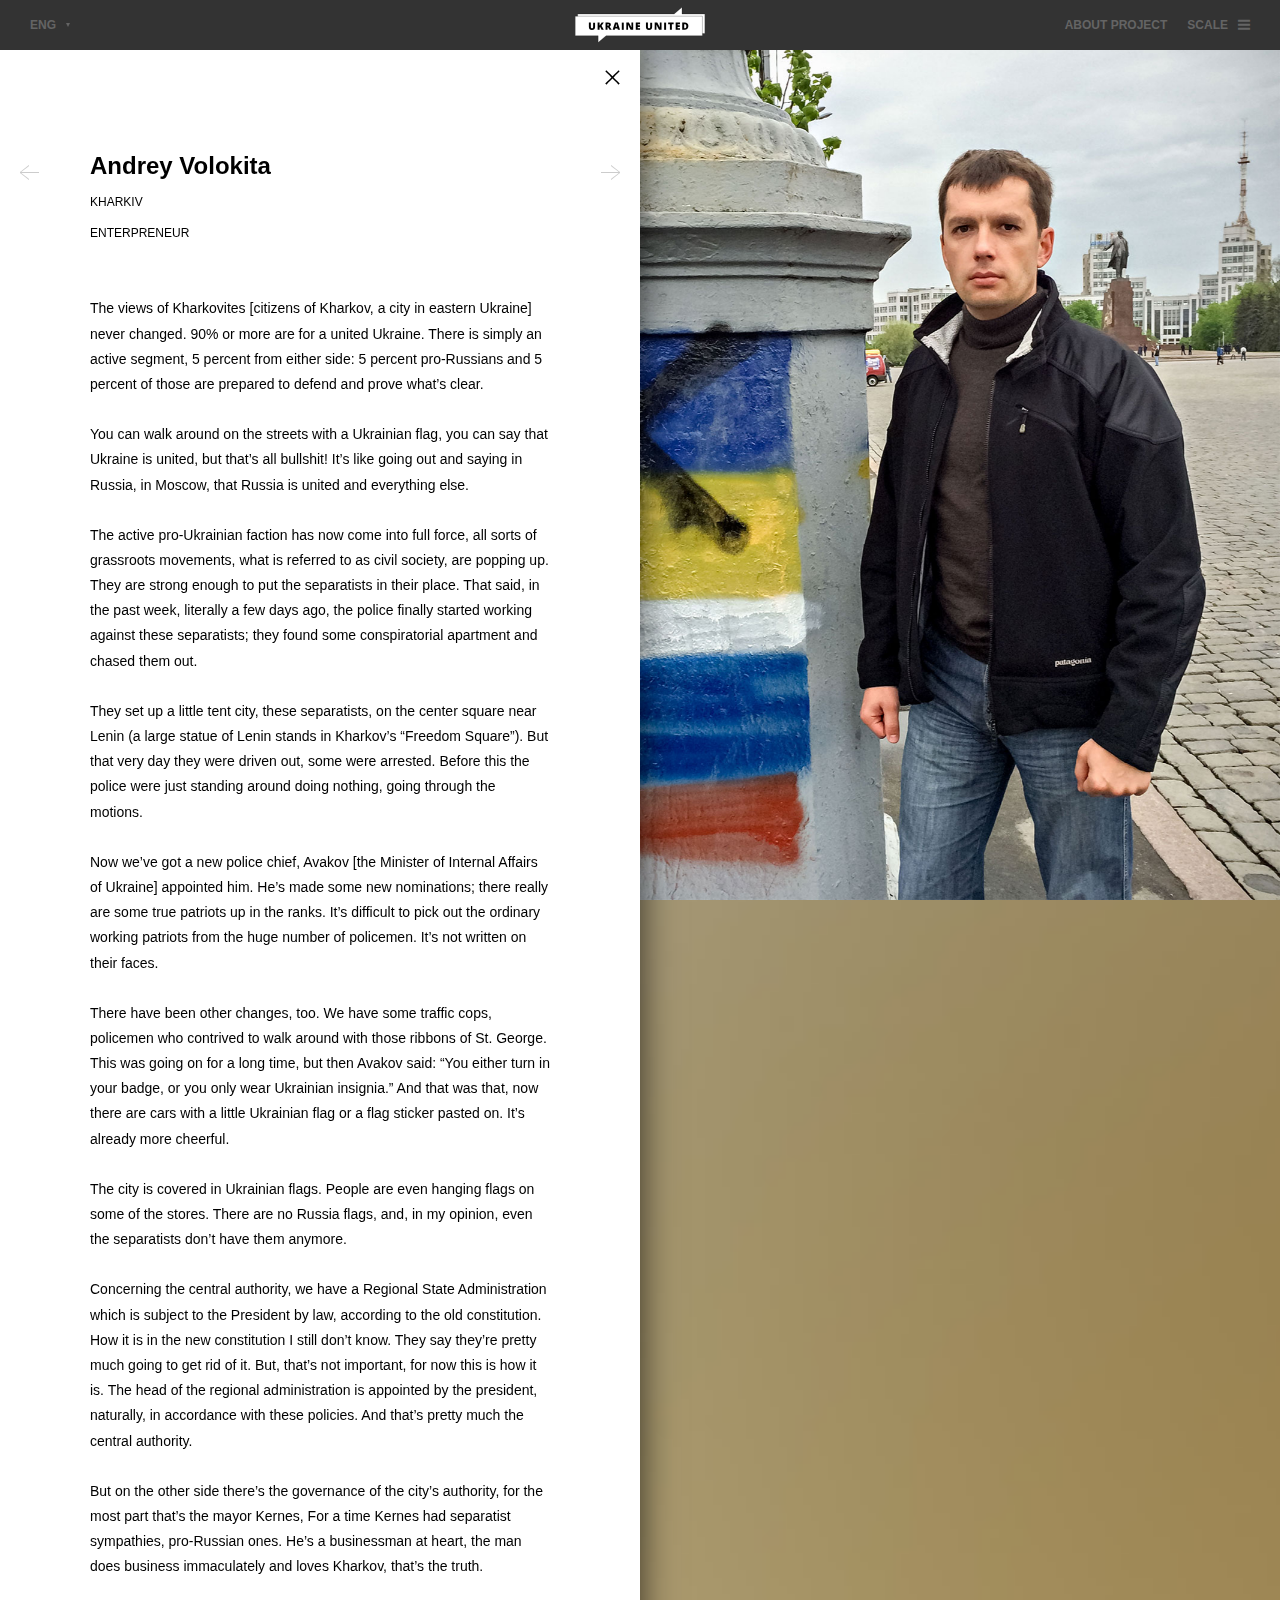
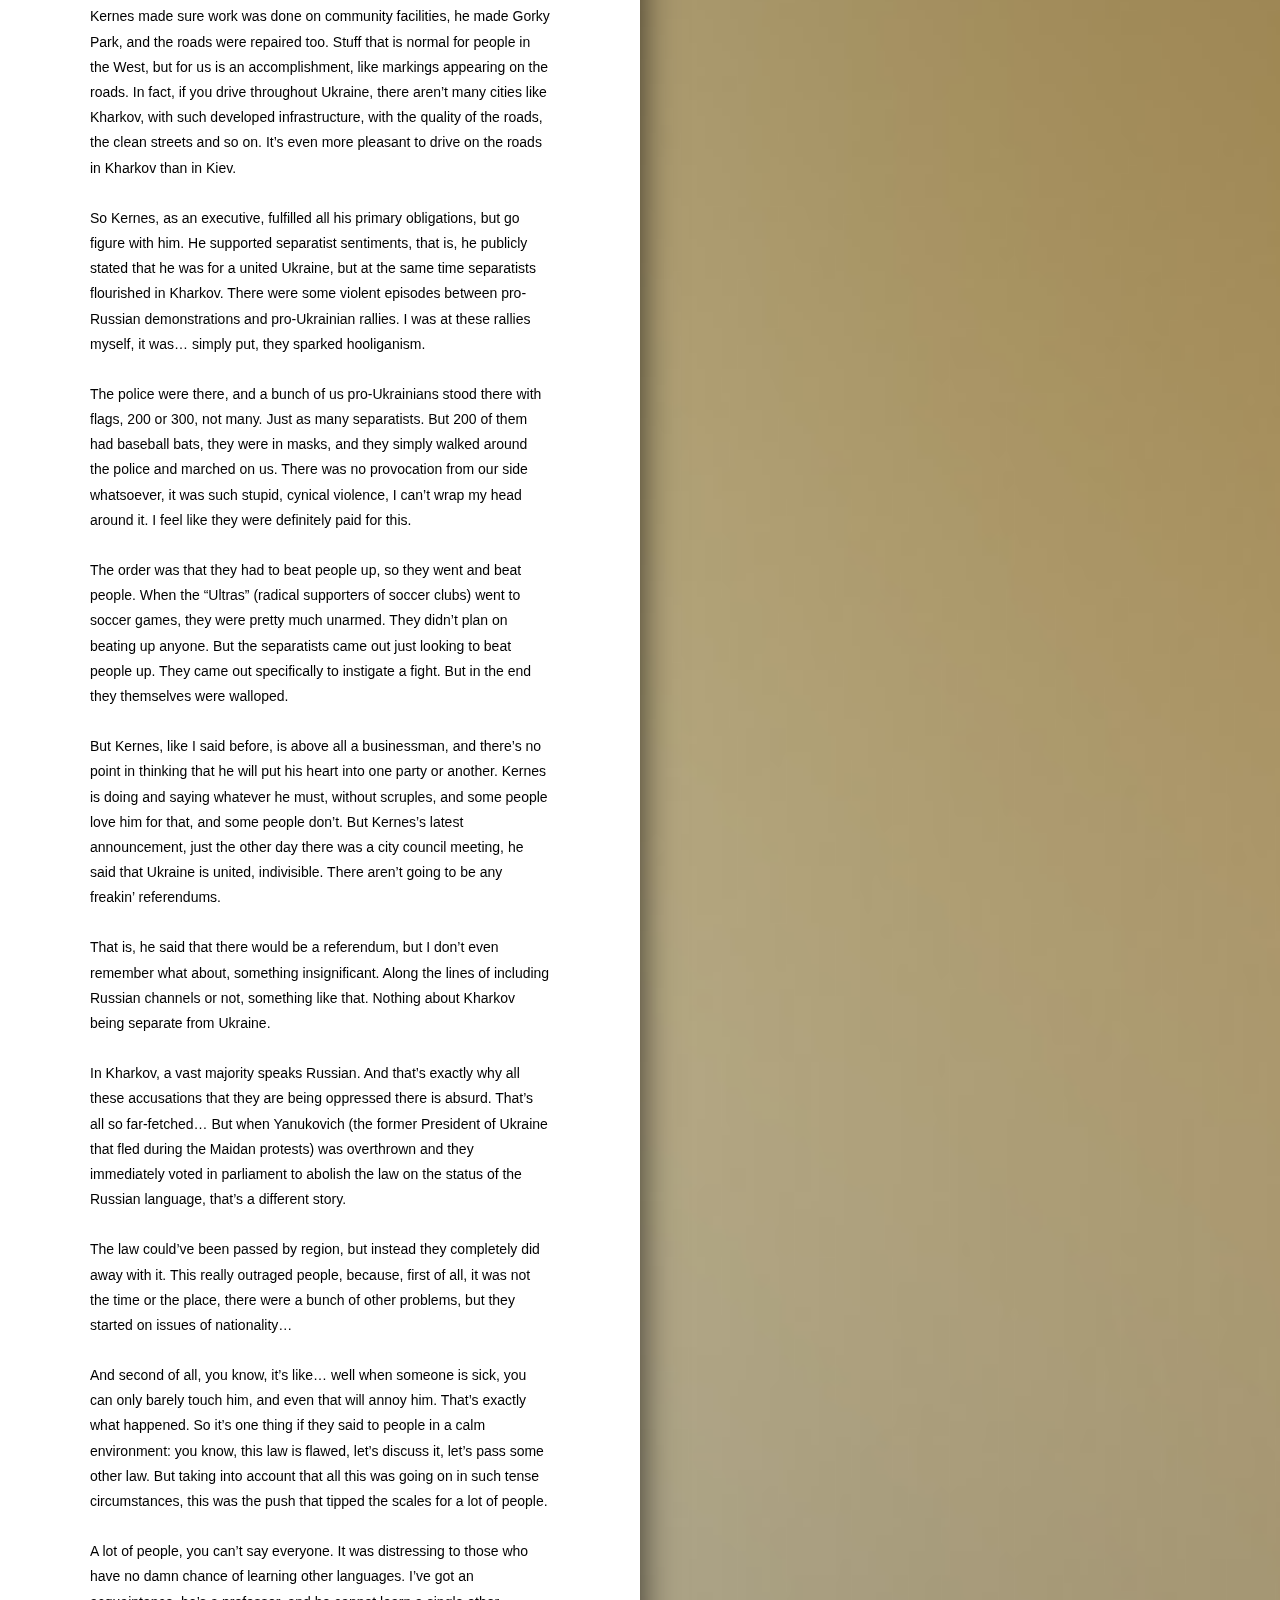
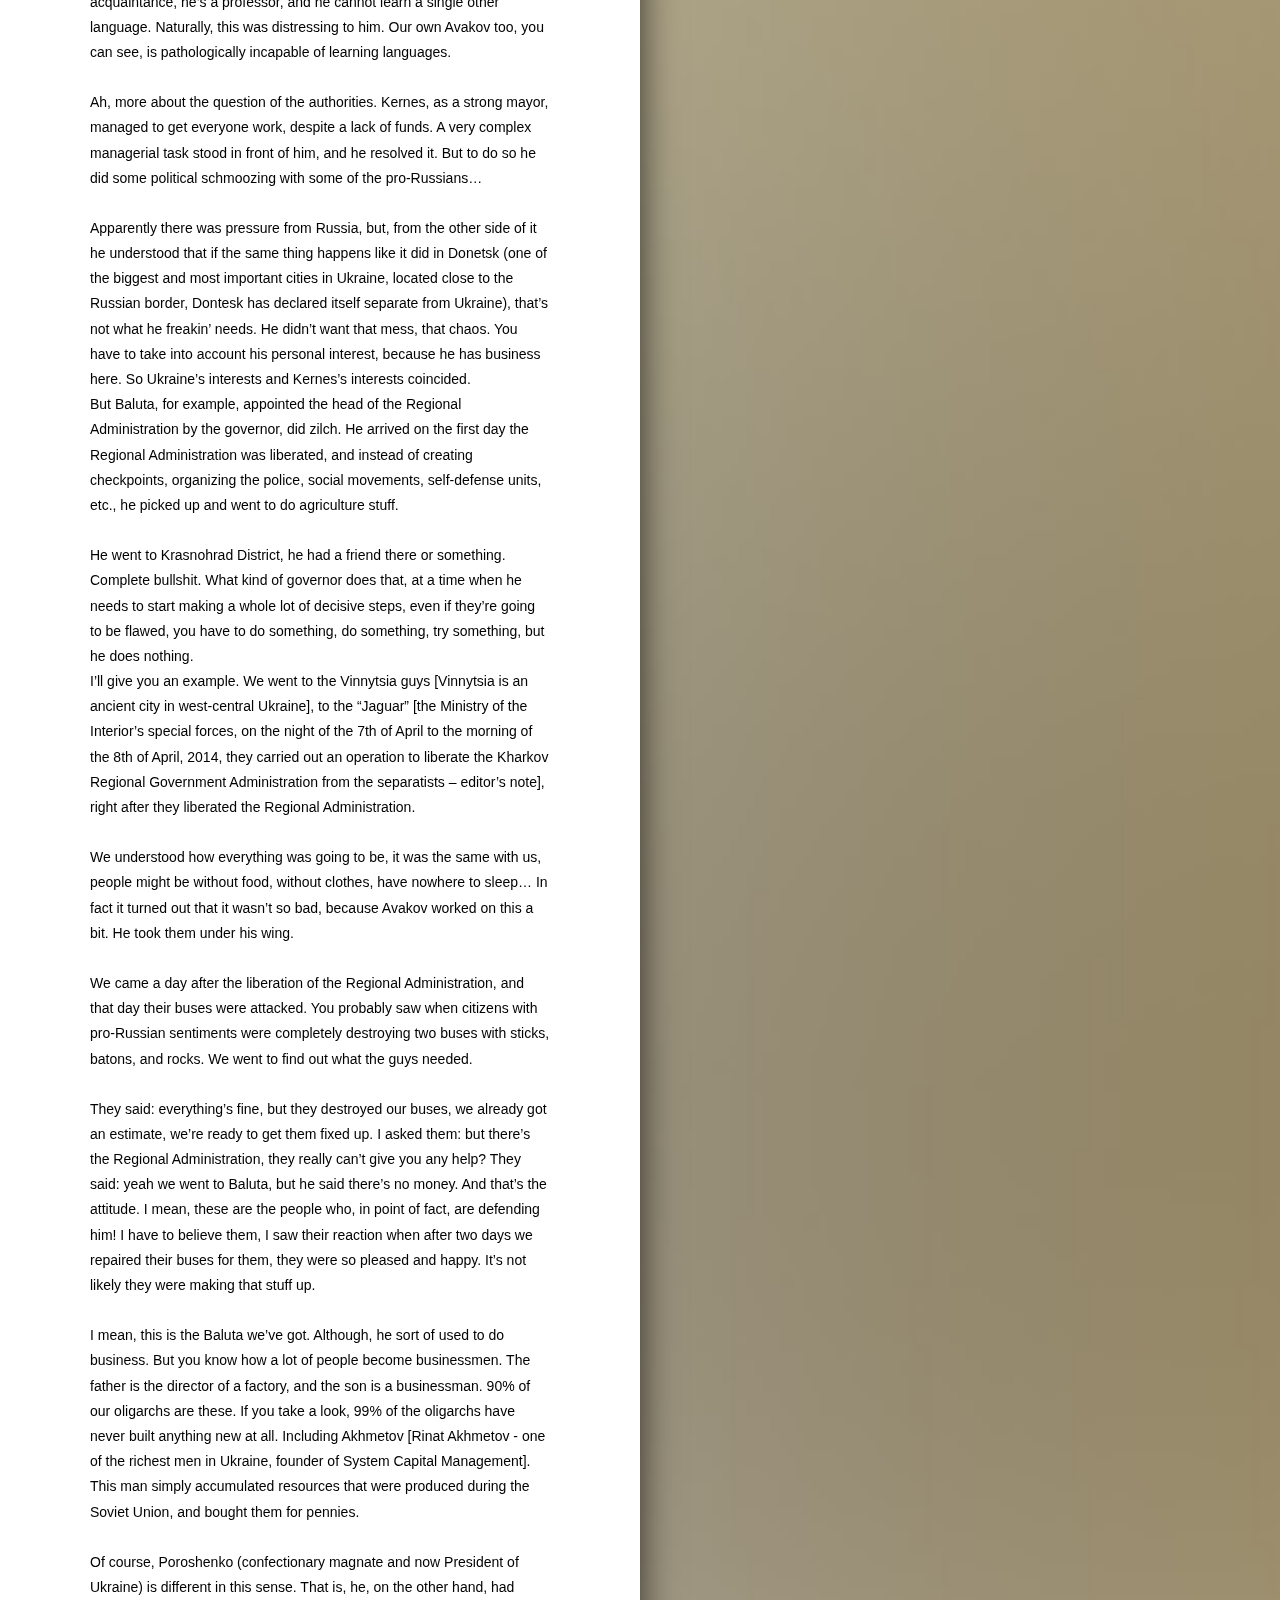
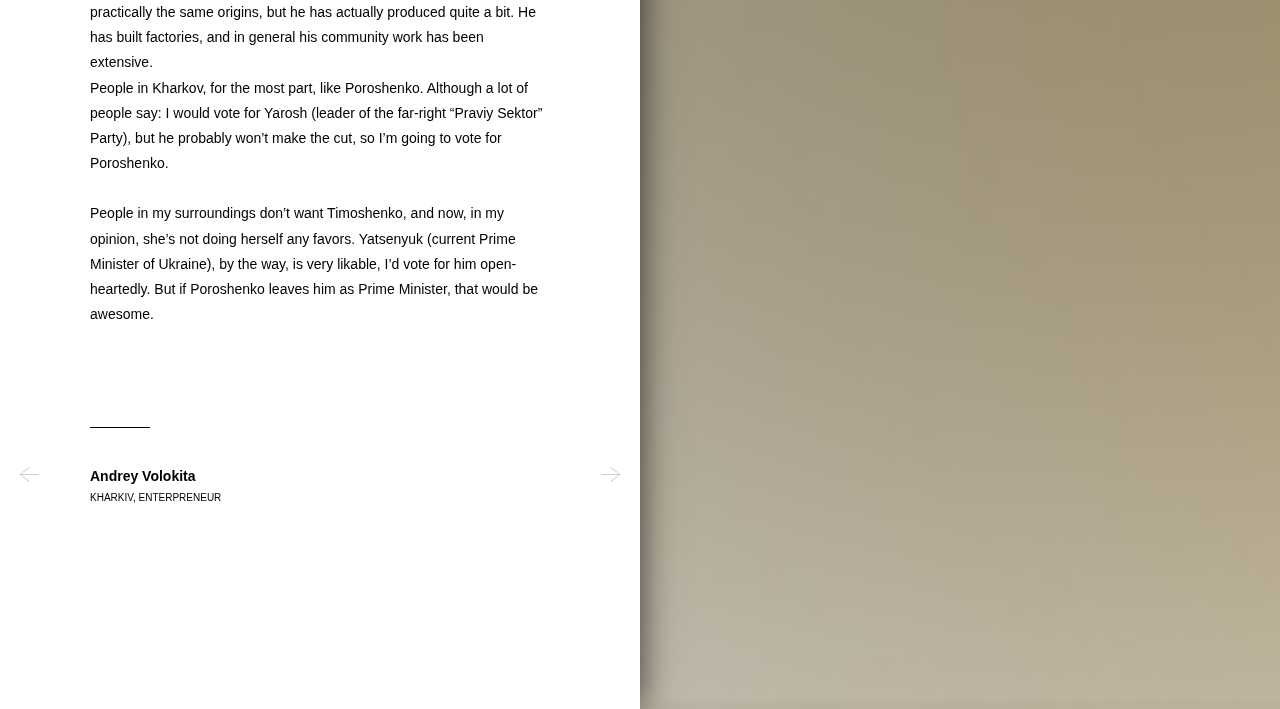
<file: article3.html>
<!doctype html>
<html>
<head>
	<meta charset="utf-8">
	<title>Template</title>
	<link rel="stylesheet" media="all" href="css/screen.css">
	<link rel="stylesheet" media="all" href="css/style.css">
</head>
<body class="is-article-page">
<!-- wrapper -->
<div class="wrapper">
	<!-- header -->
	<header class="header">
		<!-- lang -->
		<div class="lang">
			<div class="lang__head">eng</div>
			<div class="lang__list">
				<a href="#" data-lang="ukr">ukr</a>
				<a class="is-active" data-lang="eng" href="#">eng</a>
				<a data-lang="rus" href="#">rus</a>
			</div>
		</div>
		<div class="search">
			<button class="search__btn">
				<i class="icon icon-search"></i>
			</button>
		</div>
		<!-- menu -->
		<a class="menu" href="index.html#timeline">
			<b>
				<span class="en">Scale</span>
				<span class="uk">Масштаб</span>
				<span class="ru">Масштаб</span>
			</b>
			<i class="icon icon-menu"></i>
		</a>
		<a class="header__link" href="about.html"><span class="en">about project</span><span class="ru">О проекте</span><span class="uk">Про проект</span></a>
		<a class="header__logo" href="index.html#timeline">
			<span class="en"><img src="img/logo.svg" width="130" alt=""></span>
			<span class="ru"><img src="img/logo-ru.svg" width="130" alt=""></span>
			<span class="uk"><img src="img/logo-uk.svg" width="130" alt=""></span>
		</a>
	</header>
	<!-- l -->
	<div class="l l_article">
		<!-- slider -->
		<div class="slider cycle-slideshow" 
		    data-cycle-timeout="0"
		    data-cycle-slides="> div">
			<div class="slider__item" style="
			background-image: url(img/pic1s.jpg);"></div>
		</div>
		<div class="column column_article">
			<!-- article -->
			<div class="article js-article">
				<a class="article__close" href="index.html#timeline">
					<i class="icon icon-close"></i>
				</a>
				<div class="article__info">
					<div class="article__title">
						<span class="uk">Андрій Волокита</span>
						<span class="ru">Андрей Волокита</span>
						<span class="en">Andrey Volokita</span>
					</div>
					<div class="article__place">
						<span class="uk"><b>Харкiв</b> Підприємець</span>
						<span class="ru"><b>Харьков</b> Предприниматель</span>
						<span class="en"><b>Kharkiv</b> Enterpreneur </span>
					</div>
					<a class="article__prev" href="#">
						<i class="icon icon-arr-left"></i>
					</a>
					<a class="article__next" href="#">
						<i class="icon icon-arr-right"></i>
					</a>
				</div>
				<!-- <div class="article__month">Серпень 2014</div> -->
				<div class="article__content uk">
					<p>Погляди у харків'ян ніколи не змінювалися. 90 відсотків чи більше – за єдину Україну. Просто є активна частина, по 5 відсотків із кожного боку: 5 відсотків – проросійських та 5 відсотків, – готових обстоювати й доводити очевидне. Можна ходити вулицею з українським прапором, можна говорити, що Україна єдина, але це ж маячня! Це все одно що в Росії, у Москві вийти та сказати, що Росія єдина й інше отаке.</p>
					<blockquote></blockquote>
					<p>Ось ця активна проукраїнська частина тепер проявила себе на повну силу, почали виникати всілякі громадські рухи – те, що називається громадянське суспільство. Вони достатньо потужні, щоби дати прочухана сепаратистам. При цьому за останній тиждень, буквально навіть за кілька днів, міліція все-таки почала працювати із цими сепаратистами, якусь конспіративну квартиру знайшли, розігнали. Вони ж поставили наметове містечко, ці сепаратисти, на центральній площі, біля Леніна. Але їх того ж дня розігнали, заарештували кількох. Раніше вони взагалі стояли як статисти, відбували номер.</p>
					<p>Новий начальник міліції у нас тепер, Аваков його призначив. Він кілька нових призначень зробив, ніби справді нагорі є люди-патріоти. З великої кількості міліції важко вибрати рядових виконавців-патріотів. Бо на них не написано.</p>
					<p>Є ще зміни. У нас деякі даїшники, міліціонери примудрялися ходити зі стрічками цими георгієвськими. Дуже довго це було, ну а потім Аваков сказав: «Або пишіть рапорт, або тільки українська символіка має бути». Все, тепер справді стоять машини або під прапорцем, або того прапорця наліплено. Це вже якось веселіше. Місто завішано прапорами українськими. Багато прапорів, навіть на крамницях деяких люди чіпляють. Ось російських прапорів нема, та, мабуть, навіть у сепаратистів їх уже нема.</p>
					<p>Щодо центральної влади, маємо обласну держадміністрацію, вона підпорядковується президентові за законодавством, за старою Конституцією. Як за новою – ще не знаю. Ніби кажуть, що взагалі її приберуть. Ну, менше з тим, тепер наразі так. Призначає голову обладміністрації президент, отже, зрозуміло, яка політика. Ось, власне, центральна влада. З другого боку, є влада міського голови, це мер Кернес зокрема. Кернес певний час поділяв сепаратистські настрої, проросійські. І то, в душі він бізнесмен, людина чисто бізнес робить і любить Харків, це так.<br>Кернес змусив працювати комунальні служби, він зробив Парк Горького, у нас справді почали ремонтувати дороги. Те, що для західних людей ніби нормально, для нас – досягнення, у нас розмітка з'явилася на дорозі. Щиро кажучи, якщо ви поїздите по Україні, таких міст, як Харків, із такою розвинутою інфрастуктурою, з якістю доріг, прибиранням вулиць і таке інше, не так уже й багато. Мені у Харкові моїми дорогами приємніше їздити, ніж навіть у Києві.</p>
					<p>Тобто Кернес, як господарник, виконував свої прямі обов'язки, але ось хто там його знає. Він підтримував сепаратистські настрої, тобто публічно заявляв, що за єдину Україну (курсивом подано слова та речення, які в російському ориґіналі вжито українською мовою. – Ред.), але сепаратисти при цьому процвітали у Харкові. Було кілька побиттів проукраїнських мітингів проросійськими демонстрантами. Таж я сам був на цих мітингах, ну це… просто зухвале якесь хуліганство. Стоїть міліція, купка нас стоїть, проукраїнців, із прапорами, 200–300, небагато. І сепаратистів так само. Але у них 200 чоловік із битами, в масках, і вони просто обходять міліцію та прямують на нас. Тобто жодних провокацій із нашого боку, нічого не було, тупо таке от побиття цинічне, мені на голову не налазить. Як на мене, це однозначно проплачено. Замовлення було, що треба побити, – пішли та побили. Ось коли ультрас на матч футбольний ішли, вони практично не були озброєні. Не готувалися когось бити. А сепаратисти якраз вилізли, щоб побити. Вони спеціально полізли, щоб спровокувати когось на бійку. Ну а в підсумку побили їх.</p>
					<p>А Кернес, я ж казав, він передусім бізнесмен, і думати, що він там груди підставлятиме за якусь партію, не варто. Кернес ловить носом, куди вітер дме, і його хтось за це любить, хтось не любить. Але остання заява у Кернеса, – ось буквально днями було засідання міськради, – він сказав, що Україна єдина, неподільна. Жодних нафіг референдумів не буде. Тобто він сказав, що буде референдум, але я навіть не пам'ятаю про що, щось несуттєве. Типу вмикати канали російські чи не вмикати, щось таке. Про те, щоби Харків було відділено від України, не йдеться.</p>
					<p>У Харкові абсолютна більшість говорить російською. Саме тому таким абсурдом видаються всі ці звинувачення, ніби когось тут утискують. Усе це настільки надумано… Інша річ, коли, після того, як Януковича скинули, в парламенті відразу проголосували за відміну закону про статус російської мови. Вона могла бути регіональною за цим законом, і це відмінили. Людей це дуже сильно обурило, тому що, по-перше, не час і не місце, купа проблем інших, а вони тут починають національні питання… І по-друге, знаєте, це як… ну ось коли людина хвора – тільки доторкнися до неї, її це вже дратує. Ось саме це і трапилося. Тобто якби за спокійних обставин людям сказали: ви знаєте, цей закон недосконалий, обговорімо, приймімо якийсь інший закон. А зважаючи на те, що всі такі напружені були, це стало тим самим уколом, який багатьох вивів із рівноваги. Багатьох, не можна сказати, що всіх. Болісно це було для тих, хто ніхрєна не вміє мови вчити. Я маю знайомого, він професор, от він не може вивчити жодної мови. Звісно, для нього це болісно. Наш Азаров теж, ви ж бачите, людина патологічно не може вивчити мову.</p>
					<p>До речі, ще щодо питання про владу. Кернес – настільки сильний міський голова, що зумів усіх примусити працювати, попри брак грошей. Таке складне завдання менеджерське стояло перед ним, він його вирішив. Та при цьому політично він лавірував між проросійськими якимись… Очевидно, тиск із боку Росії був, але, з другого боку, він розумів, що якщо почнеться те саме, що в Донецьку, то нафіг воно йому треба. Не хотів він цього бардака, цього хаосу. Треба зважати й на особистий інтерес, тому що у нього тут бізнес. Тобто тут збіглися інтереси України й інтереси Кернеса.</p>
					<p>Але при цьому Балута, наприклад, призначений на губернатора, на голову обладміністрації, – це нуль. Він приїхав і першого ж дня, коли ще тільки звільнили обладміністрацію, замість того, щоби зайнятися блокпостами, організацією міліції, якихось громадських рухів, загонами самооборони і таке інше, взяв та й поїхав сільським господарством займатися. У Красноградський район, має там друга якогось чи ще щось. Маячня повна. Ну що це за губернатор, який у такий час, коли треба зробити дуже багато рішучих кроків, нехай помилкових, але треба робити, робити, пробувати щось, а він нічого не робить.</p>
					<p>Я вам приклад наведу. От ми поїхали до хлопців вінницьких, до «Ягуара» (спецпідрозділ МВС, який у ніч із 7 на 8 квітня 2014 р. провів спецоперацію із звільнення Харківської державної обласної адміністрації від сепаратистів. – Ред.), відразу після того як вони обладміністрацію звільнили. Ми ж розуміємо, як у нас усе влаштовано, що люди можуть без їжі бути, без одягу, спати їм нема де… Насправді виявилося, що не дуже все погано, тому що цим трохи займався Аваков. Він їх ніби під своє крило взяв. Ми приїхали через день після звільнення обладміністрації, а за цей день їм розбили автобуси. Ви, мабуть, бачили, проросійськи налаштовані громадяни дрючками, кийками, камінням фактично повністю знищили два автобуси. Ми приїхали довідатися, що хлопцям треба. Вони кажуть: усе нормально, але ось автобуси розбили наші, кошторис ми вже склали, нам готові їх відремонтувати. Я запитую: таж є обладміністрація, хіба вони не можуть вам допомогти? Вони кажуть: та ми пішли до Балути, а він сказав, що грошей нема. Ось таке ставлення. Адже ці люди, по суті, його захищають! Я не можу їм не вірити, я бачив із реакції, що, коли через два дні ми відремонтували їм ці автобуси, вони були раді та щасливі. Навряд чи вони щось вигадували.</p>
					<p>Це я до того, що такий-от Балута у нас є. Хоча він ніби займався бізнесом. Але ви ж знаєте, як багато хто бізнесменом стає. Батько був директором заводу, а син – бізнесмен. Це 90 відсотків політиків-олігархів у нас таких. У нас же, якщо подивитися, 99 відсотків олігархів нічого нового не збудували. Включно з Ахметовим. Це людина, яка просто акумулювала активи, створені при Радянському Союзі, купувала їх за копійки. От Порошенко у цьому сенсі, звісно, відрізняється. Тобто він, з одного боку, походження практично такого ж, але багато чого створив. І заводи збудував, і взагалі у нього громадська діяльність доволі широка.</p>
					<p>У Харкові до Порошенка, в принципі, добре ставляться. Хоча багато хто говорить: я голосував би за Яроша, але той навряд чи пройде, тому голосуватиму за Порошенка. Тобто Тимошенко в моєму оточенні не хочуть, і вона нині, як на мене, робить собі тільки гірше. Ось Яценюк, до речі, симпатичний, я за нього залюбки проголосував би. А якщо Порошенко залишить його прем'єром, то й поготів буде класно.</p>
				</div>
				<div class="article__content ru">
					<p>Взгляды у харьковчан никогда не менялись. 90 процентов или больше – за единую Украину. Просто есть активная часть, по 5 процентов с каждой стороны: 5 процентов пророссийские и 5 процентов, которые готовы отстаивать и доказывать очевидное. </p>
					<p>Можно ходить по улице с украинским флагом, можно говорить, что Украина едина, но это же бред! Это все равно что в России, в Москве выйти и сказать, что Россия едина и всё остальное.</p>
					<p>Вот эта активная про–украинская часть сейчас проявилась в полную силу, начали появляться всякие общественные движения – то, что называется гражданское общество. Они достаточно сильные, чтоб дать по мозгам сепаратистам. При этом за последнюю неделю, буквально даже несколько дней, милиция все-таки начала работать с этими сепаратистами, какую-то конспиративную квартиру нашли, разогнали. Они ж поставили палаточный городок, эти сепаратисты, на центральной площади возле Ленина. Но их в тот же день разогнали, арестовали нескольких. Раньше они вообще стояли как статисты, отбывали номер. </p>
					<p>Новый начальник милиции у нас теперь, Аваков его назначил. Он несколько новых назначений сделал, вроде действительно наверху есть люди-патриоты. Из огромного количества милиции трудно выбрать рядовых исполнителей-патриотов. На них же не написано.</p>
					<p>Есть еще изменения. У нас некоторые гаишники, милиционеры умудрялись ходить с ленточками этими георгиевскими. Очень долго это было, ну а потом Аваков сказал: «Или пишите рапорт, или только украинская символика должна быть». Всё, сейчас действительно стоят машины либо с флажком, либо наклеенный такой флажок. Это уже как-то веселее. Город обвешан флагами украинскими. Много флагов, даже на магазинах некоторых люди вывешивают. Вот российских флагов нету, и, по-моему, даже у сепаратистов их уже нет. </p>
					<p>Что касается центральной власти, есть у нас областная госадминистрация, она подчиняется президенту по законодательству, по старой Конституции. Как по новой – еще не знаю. Вроде говорят, что вообще её уберут. Ну, не важно, сейчас пока так. Назначается глава обладминистрации президентом, соответственно, понятно, какая политика. Вот, собственно, центральная власть. С другой стороны, есть власть городского главы, это мэр Кернес в частности. У Кернеса определенное время были сепаратистские настроения, пророссийские. Причем, в душе он бизнесмен, человек чисто бизнес делает и любит Харьков, это правда. </p>
					<p>Кернес заставил работать коммунальные службы, он сделал Парк Горького, у нас действительно стали ремонтироваться дороги. То, что для западных людей как бы нормально, для нас – достижение, у нас разметка появилась на дороге. На самом деле, если вы поездите по Украине, таких городов, как Харьков, с такой развитой инфраструктурой, с качеством дорог, уборкой улиц и так далее, не так уж много. Мне в Харькове по моим дорогам приятней ездить, чем даже в Киеве. </p>
					<p>То есть Кернес, как хозяйственник, исполнял свои прямые обязанности, но вот поди его пойми. Он поддерживал сепаратистские настроения, то есть публично он заявлял, что за єдину Україну (за единую Украину [укр.]. – Ред.), но при этом сепаратисты процветали в Харькове. Было несколько избиений проукраинских митингов пророссийскими демонстрантами. Причем я сам был на этих митингах, ну это… просто вызывающее какое-то хулиганство. Стоит милиция, кучка нас стоит, проукраинцев, с флагами, 200–300, немного. И сепаратистов столько же. Но у них 200 человек с битами, в масках, и они просто обходят милицию и маршируют на нас. То есть никаких провокаций с нашей стороны, ничего не было, тупо такое вот избиение циничное, у меня в голове не укладывается. Для меня это однозначно проплачено. Заказ был, что надо избить, – пошли и избили. Вот когда ультрас на матч футбольный шли, они практически не были вооружены. Не готовились кого-то бить. А сепаратисты как раз вылезли, чтоб побить. Они специально полезли, чтобы спровоцировать кого-то на драку. Ну а в итоге побили их. </p>
					<p>А Кернес, я ж говорил, он прежде всего бизнесмен, и думать, что он будет там грудь подставлять за какую-то партию, не стоит. Кернес нос по ветру держит, и его кто-то за это любит, кто-то не любит. Но последнее заявление у Кернеса, вот буквально на днях было заседание горсовета, он сказал, что Украина единая, неделимая. Никаких нафиг референдумов не будет. То есть он сказал, что будет референдум, но я даже не помню о чем, что-то несущественное. Типа включать каналы российские или не включать, что-то такое. О том, чтоб Харьков был отдельно от Украины, речи не идет.</p>
					<p>В Харькове абсолютное большинство говорит на русском языке. Именно поэтому таким абсурдом кажутся все эти обвинения, что кого-то тут притесняют. Это всё настолько надуманно… Другое дело, когда, после того как Януковича скинули, в парламенте сразу проголосовали за отмену закона о статусе русского языка. Он мог быть региональным по этому закону, и это отменили. Людей это очень сильно возмутило, потому что, во-первых, не время и не место, куча проблем других, а они тут начинают национальные вопросы… И во-вторых, знаете, это как… ну вот когда человек болен – только дотронься до него, его это уже раздражает. Вот именно это и случилось. То есть если б в спокойной обстановке людям сказали: вы знаете, этот закон несовершенный, давайте обсудим, примем какой-то другой закон. А учитывая, что все в таком напряжении находились, это было тем самым уколом, который многих вывел из состояния равновесия. Многих, нельзя сказать, что всех. Болезненно это было для тех, кто нихрена не умеет языки учить. У меня есть знакомый, он профессор, вот он не может выучить ни одного языка. Конечно, для него это болезненно. Наш Азаров тоже, вы же видите, человек патологически не может выучить язык.</p>
					<p>Кстати, еще к вопросу о власти. Кернес – настолько сильный городской голова, что сумел всех заставить работать, несмотря на отсутствие денег. Такая сложная задача менеджерская перед ним стояла, он её решил. Но при этом политически он лавировал между пророссийскими какими-то… Видимо, давление было со стороны России, но, с другой стороны, он понимал, что если начнется то же, что в Донецке, то нафиг оно ему надо. Не хотел он этого бардака, этого хаоса. Надо учитывать и личный интерес, потому что у него здесь бизнес. То есть тут совпали интересы Украины и интересы Кернеса. </p>
					<p>Но при этом Балута, например, назначенный губернатором, главой обладминистрации, это ноль. Он приехал и в первый день, когда еще только освободили обладминистрацию, и вместо того чтобы заняться блокпостами, организацией милиции, каких-то общественных движений, отрядами самообороны и так далее, взял и поехал сельским хозяйством заниматься. В Красноградский район, у него там друг какой-то или еще что. Бред полный. Ну что это за губернатор, который в такое время, когда нужно предпринять очень много решительных шагов, пусть они будут ошибочными, но нужно делать, делать, пытаться что-то, а он ничего не делает. </p>
					<p>Я вам пример приведу. Вот мы поехали к ребятам винницким, к «Ягуару» (спецподразделение МВД, которое в ночь с 7 на 8 апреля 2014 г. провело операцию по освобождению Харьковской государственной областной администрации от сепаратистов. – Ред.), сразу после того как они обладминистрацию освободили. Мы ж понимаем, как у нас всё устроено, что люди могут без еды быть, без одежды, спать им негде&#8230; На самом деле оказалось, что не очень всё плохо, потому что этим немножко занимался Аваков. Он их как бы под свое крыло взял. Мы приехали через день после освобождения обладминистрации, а за этот день им разбили автобусы. Вы, наверное, видели, пророссийски настроенные граждане палками, дубинками, камнями фактически полностью уничтожили два автобуса. Мы приехали узнать, что ребятам нужно. Они говорят: всё нормально, но вот автобусы разбили наши, смету мы уже составили, нам готовы их отремонтировать. Я спрашиваю: так есть же обладминистрация, разве они не могут вам помочь? Они говорят: да мы пошли к Балуте, а он сказал, что денег нет. Вот такое отношение. Ведь эти люди, по сути, его защищают! Я не могу им не верить, я видел по реакции, что, когда через два дня мы отремонтировали им эти автобусы, они были рады и счастливы. Вряд ли они что-то выдумывали.</p>
					<p>Это я к тому, что такой вот Балута у нас есть. Хотя он вроде занимался бизнесом. Но вы ж знаете, как многие бизнесменами становятся. Папа был директором завода, а сын – бизнесмен. Это 90 процентов политиков-олигархов у нас таких. У нас же, если посмотреть, 99 процентов олигархов ничего нового не построили. Включая Ахметова. Это человек, который просто аккумулировал активы, созданные при Советском Союзе, покупал их за копейки. Вот Порошенко в этом смысле, конечно, отличается. То есть он, с одной стороны, происхождения практически такого же, но он много чего создал. И заводы построил, и вообще у него общественная деятельность достаточно широкая. </p>
					<p>В Харькове к Порошенко в принципе хорошо относятся. Хотя многие говорят: я бы голосовал за Яроша, но он вряд ли пройдет, поэтому буду голосовать за Порошенко. То есть Тимошенко в моем окружении не хотят, и она сейчас, по-моему, делает себе только хуже. Вот Яценюк, кстати, очень симпатичен, я б за него с открытым сердцем проголосовал. А если Порошенко оставит его премьером, то вообще будет классно.</p>
				</div>
				<div class="article__content en">
					
			<p>The views of Kharkovites [citizens of Kharkov, a city in eastern Ukraine] never changed. 90% or more are for a united Ukraine. There is simply an active segment, 5 percent from either side: 5 percent pro-Russians and 5 percent of those are prepared to defend and prove what’s clear.</p>
<p>You can walk around on the streets with a Ukrainian flag, you can say that Ukraine is united, but that’s all bullshit! It’s like going out and saying in Russia, in Moscow, that Russia is united and everything else.</p>
<p>The active pro-Ukrainian faction has now come into full force, all sorts of grassroots movements, what is referred to as civil society, are popping up. They are strong enough to put the separatists in their place. That said, in the past week, literally a few days ago, the police finally started working against these separatists; they found some conspiratorial apartment and chased them out. </p>
<p>They set up a little tent city, these separatists, on the center square near Lenin (a large statue of Lenin stands in Kharkov’s “Freedom Square”). But that very day they were driven out, some were arrested. Before this the police were just standing around doing nothing, going through the motions. </p>
<p>Now we’ve got a new police chief, Avakov [the Minister of Internal Affairs of Ukraine] appointed him. He’s made some new nominations; there really are some true patriots up in the ranks. It’s difficult to pick out the ordinary working patriots from the huge number of policemen. It’s not written on their faces.</p>
<p>There have been other changes, too. We have some traffic cops, policemen who contrived to walk around with those ribbons of St. George. This was going on for a long time, but then Avakov said: “You either turn in your badge, or you only wear Ukrainian insignia.” And that was that, now there are cars with a little Ukrainian flag or a flag sticker pasted on. It’s already more cheerful. </p>
<p>The city is covered in Ukrainian flags. People are even hanging flags on some of the stores. There are no Russia flags, and, in my opinion, even the separatists don’t have them anymore.</p>
<p>Concerning the central authority, we have a Regional State Administration which is subject to the President by law, according to the old constitution. How it is in the new constitution I still don’t know. They say they’re pretty much going to get rid of it. But, that’s not important, for now this is how it is. The head of the regional administration is appointed by the president, naturally, in accordance with these policies. And that’s pretty much the central authority. </p>
<p>But on the other side there’s the governance of the city’s authority, for the most part that’s the mayor Kernes, For a time Kernes had separatist sympathies, pro-Russian ones. He’s a businessman at heart, the man does business immaculately and loves Kharkov, that’s the truth.</p>
<p>Kernes made sure work was done on community facilities, he made Gorky Park, and the roads were repaired too. Stuff that is normal for people in the West, but for us is an accomplishment, like markings appearing on the roads. In fact, if you drive throughout Ukraine, there aren’t many cities like Kharkov, with such developed infrastructure, with the quality of the roads, the clean streets and so on. It’s even more pleasant to drive on the roads in Kharkov than in Kiev.</p>
<p>So Kernes, as an executive, fulfilled all his primary obligations, but go figure with him. He supported separatist sentiments, that is, he publicly stated that he was for a united Ukraine, but at the same time separatists flourished in Kharkov. There were some violent episodes between pro-Russian demonstrations and pro-Ukrainian rallies. I was at these rallies myself, it was… simply put, they sparked hooliganism. </p>
<p>The police were there, and a bunch of us pro-Ukrainians stood there with flags, 200 or 300, not many. Just as many separatists. But 200 of them had baseball bats, they were in masks, and they simply walked around the police and marched on us. There was no provocation from our side whatsoever, it was such stupid, cynical violence, I can’t wrap my head around it. I feel like they were definitely paid for this. </p>
<p>The order was that they had to beat people up, so they went and beat people. When the “Ultras” (radical supporters of soccer clubs) went to soccer games, they were pretty much unarmed. They didn’t plan on beating up anyone. But the separatists came out just looking to beat people up. They came out specifically to instigate a fight. But in the end they themselves were walloped.</p>
<p>But Kernes, like I said before, is above all a businessman, and there’s no point in thinking that he will put his heart into one party or another. Kernes is doing and saying whatever he must, without scruples, and some people love him for that, and some people don’t. But Kernes’s latest announcement, just the other day there was a city council meeting, he said that Ukraine is united, indivisible. There aren’t going to be any freakin’ referendums. </p>
<p>That is, he said that there would be a referendum, but I don’t even remember what about, something insignificant. Along the lines of including Russian channels or not, something like that. Nothing about Kharkov being separate from Ukraine.</p>
<p>In Kharkov, a vast majority speaks Russian. And that’s exactly why all these accusations that they are being oppressed there is absurd. That’s all so far-fetched… But when Yanukovich (the former President of Ukraine that fled during the Maidan protests) was overthrown and they immediately voted in parliament to abolish the law on the status of the Russian language, that’s a different story. </p>
<p>The law could’ve been passed by region, but instead they completely did away with it. This really outraged people, because, first of all, it was not the time or the place, there were a bunch of other problems, but they started on issues of nationality… </p>
<p>And second of all, you know, it’s like… well when someone is sick, you can only barely touch him, and even that will annoy him. That’s exactly what happened. So it’s one thing if they said to people in a calm environment: you know, this law is flawed, let’s discuss it, let’s pass some other law. But taking into account that all this was going on in such tense circumstances, this was the push that tipped the scales for a lot of people. </p>
<p>A lot of people, you can’t say everyone. It was distressing to those who have no damn chance of learning other languages. I’ve got an acquaintance, he’s a professor, and he cannot learn a single other language. Naturally, this was distressing to him. Our own Avakov too, you can see, is pathologically incapable of learning languages. </p>
<p>Ah, more about the question of the authorities. Kernes, as a strong mayor, managed to get everyone work, despite a lack of funds. A very complex managerial task stood in front of him, and he resolved it. But to do so he did some political schmoozing with some of the pro-Russians… </p>
<p>Apparently there was pressure from Russia, but, from the other side of it he understood that if the same thing happens like it did in Donetsk (one of the biggest and most important cities in Ukraine, located close to the Russian border, Dontesk has declared itself separate from Ukraine), that’s not what he freakin’ needs. He didn’t want that mess, that chaos. You have to take into account his personal interest, because he has business here. So Ukraine’s interests and Kernes’s interests coincided.<br />
But Baluta, for example, appointed the head of the Regional Administration by the governor, did zilch. He arrived on the first day the Regional Administration was liberated, and instead of creating checkpoints, organizing the police, social movements, self-defense units, etc., he picked up and went to do agriculture stuff. </p>
<p>He went to Krasnohrad District, he had a friend there or something. Complete bullshit. What kind of governor does that, at a time when he needs to start making a whole lot of decisive steps, even if they’re going to be flawed, you have to do something, do something, try something, but he does nothing.<br />
I’ll give you an example. We went to the Vinnytsia guys [Vinnytsia is an ancient city in west-central Ukraine], to the “Jaguar” [the Ministry of the Interior’s special forces, on the night of the 7th of April to the morning of the 8th of April, 2014, they carried out an operation to liberate the Kharkov Regional Government Administration from the separatists – editor’s note], right after they liberated the Regional Administration. </p>
<p>We understood how everything was going to be, it was the same with us, people might be without food, without clothes, have nowhere to sleep… In fact it turned out that it wasn’t so bad, because Avakov worked on this a bit. He took them under his wing. </p>
<p>We came a day after the liberation of the Regional Administration, and that day their buses were attacked. You probably saw when citizens with pro-Russian sentiments were completely destroying two buses with sticks, batons, and rocks. We went to find out what the guys needed. </p>
<p>They said: everything’s fine, but they destroyed our buses, we already got an estimate, we’re ready to get them fixed up. I asked them: but there’s the Regional Administration, they really can’t give you any help? They said: yeah we went to Baluta, but he said there’s no money. And that’s the attitude. I mean, these are the people who, in point of fact, are defending him! I have to believe them, I saw their reaction when after two days we repaired their buses for them, they were so pleased and happy. It’s not likely they were making that stuff up. </p>
<p>I mean, this is the Baluta we’ve got. Although, he sort of used to do business. But you know how a lot of people become businessmen. The father is the director of a factory, and the son is a businessman. 90% of our oligarchs are these. If you take a look, 99% of the oligarchs have never built anything new at all. Including Akhmetov [Rinat Akhmetov - one of the richest men in Ukraine, founder of System Capital Management]. This man simply accumulated resources that were produced during the Soviet Union, and bought them for pennies. </p>
<p>Of course, Poroshenko (confectionary magnate and now President of Ukraine) is different in this sense. That is, he, on the other hand, had practically the same origins, but he has actually produced quite a bit. He has built factories, and in general his community work has been extensive.<br />
People in Kharkov, for the most part, like Poroshenko. Although a lot of people say: I would vote for Yarosh (leader of the far-right “Praviy Sektor” Party), but he probably won’t make the cut, so I’m going to vote for Poroshenko. </p>
<p>People in my surroundings don’t want Timoshenko, and now, in my opinion, she’s not doing herself any favors. Yatsenyuk (current Prime Minister of Ukraine), by the way, is very likable, I’d vote for him open-heartedly. But if Poroshenko leaves him as Prime Minister, that would be awesome. </p>
				</div>
				<div class="article__info article__info_down">
					<div class="article__title">
						<span class="uk">Андрій Волокита</span>
						<span class="ru">Андрей Волокита</span>
						<span class="en">Andrey Volokita</span>
					</div>
					<div class="article__place">
						<span class="uk">м. Харьков, Підприємець</span>
						<span class="ru">г. Харьков, Предприниматель</span>
						<span class="en">Kharkiv, Enterpreneur </span>
					</div>
					<a class="article__prev" href="#">
						<i class="icon icon-arr-left"></i>
					</a>
					<a class="article__next" href="#">
						<i class="icon icon-arr-right"></i>
					</a>
				</div>
			</div>
		</div>
	</div>
</div>
<!-- load scripts -->
<script src="js/lib/head.js" data-headjs-load="js/init.js"></script>
</body>
</html>
</file>
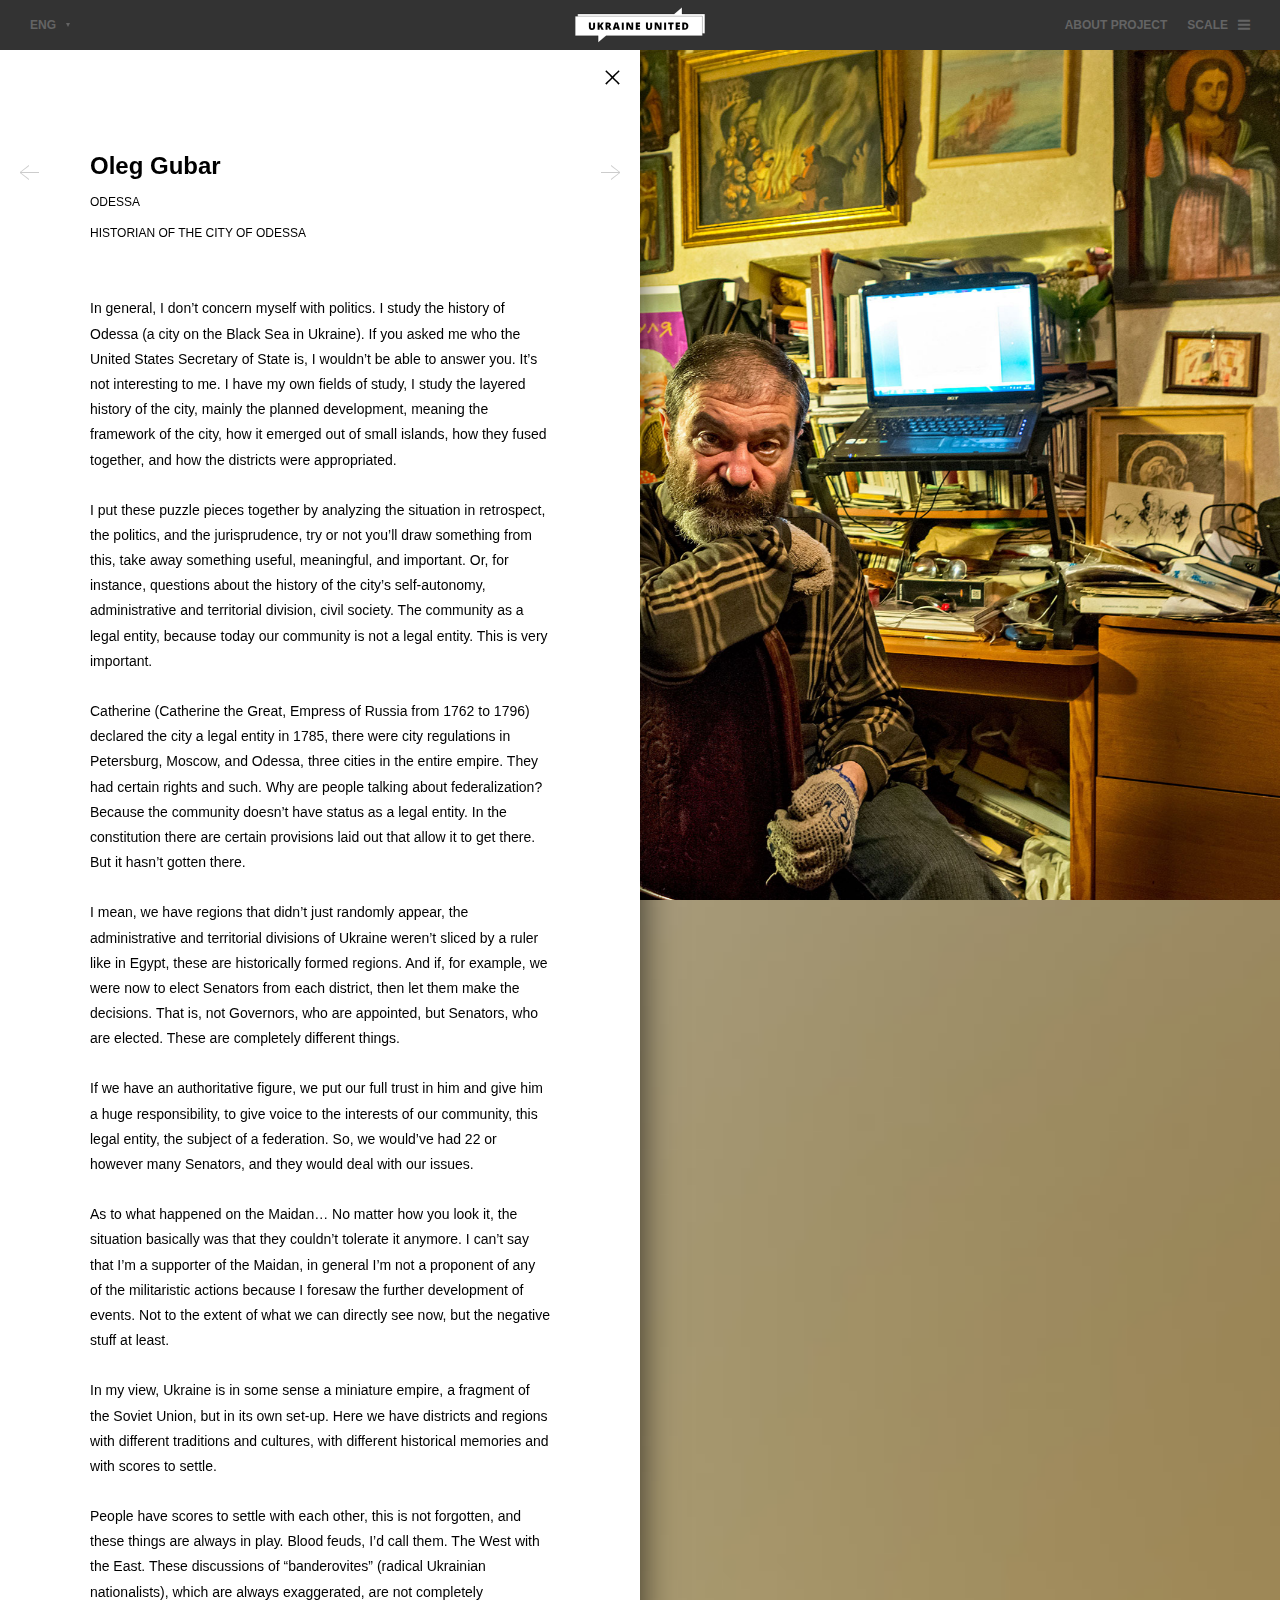
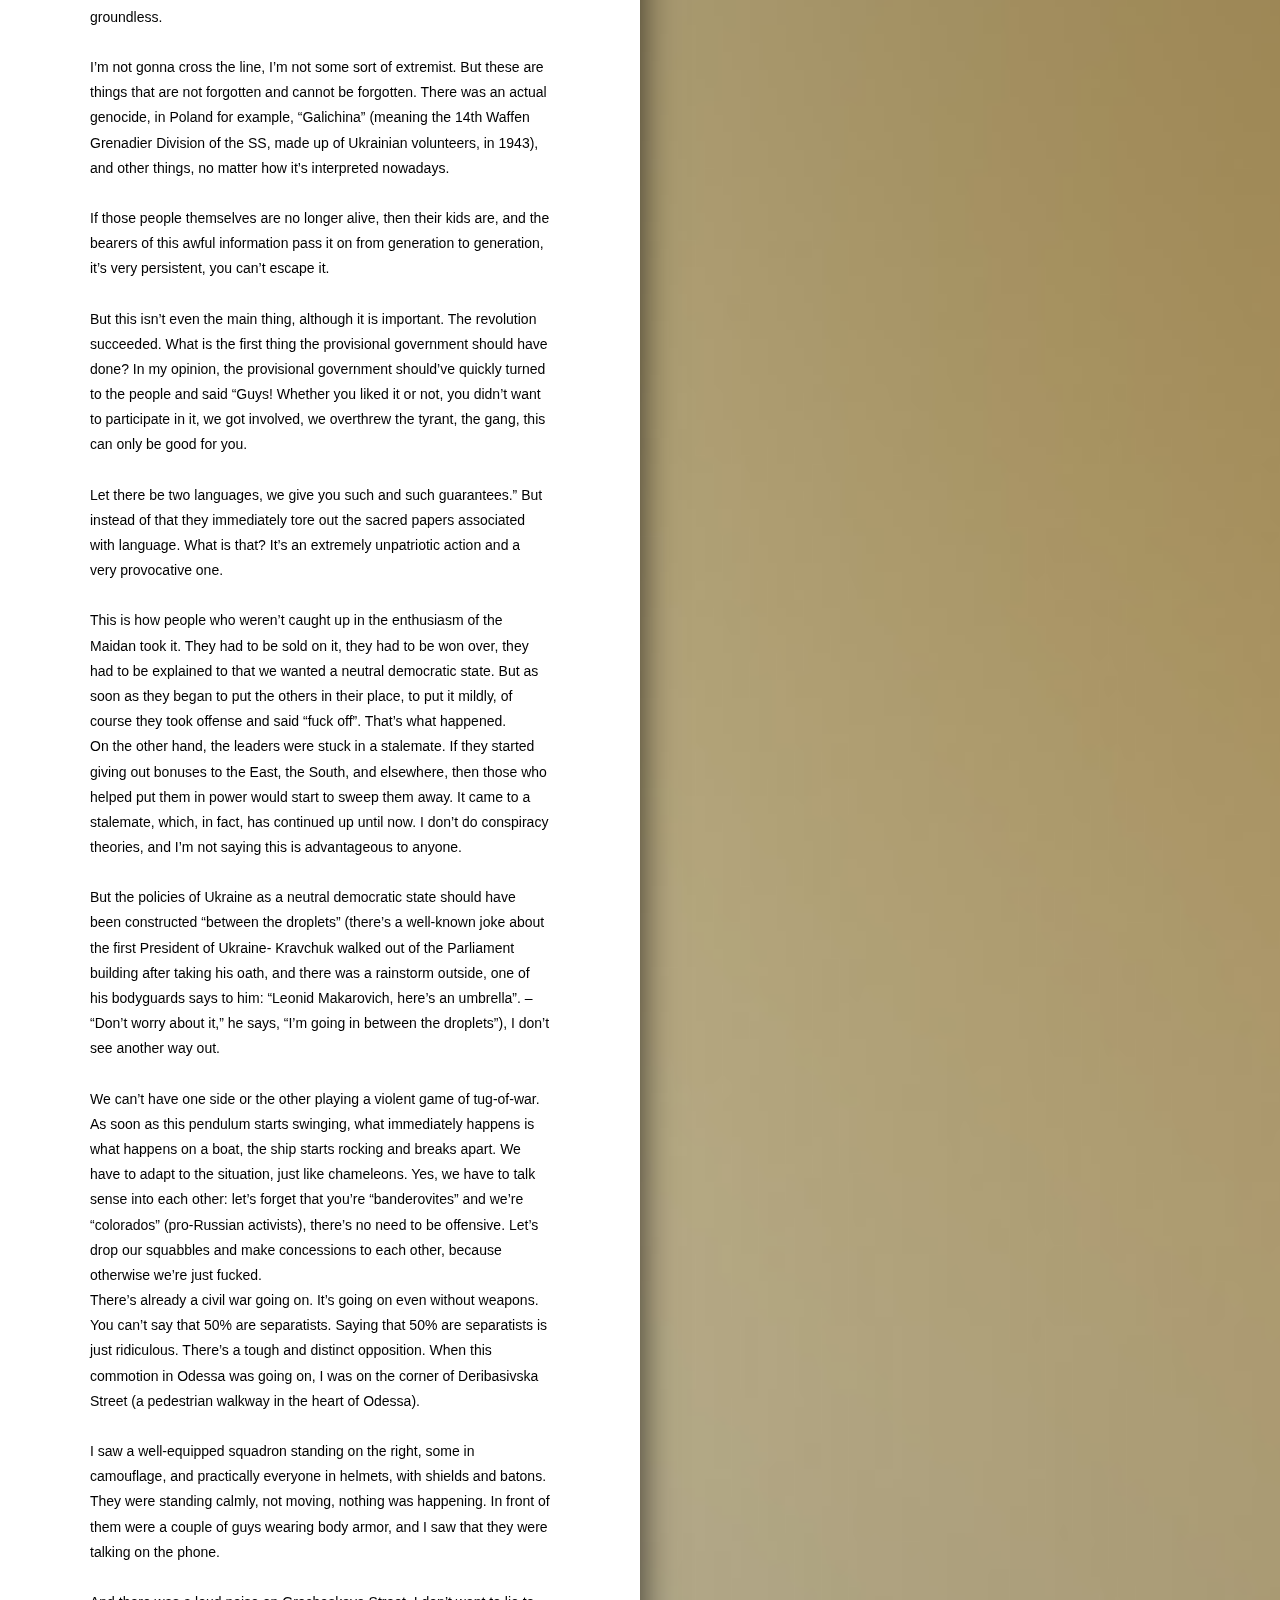
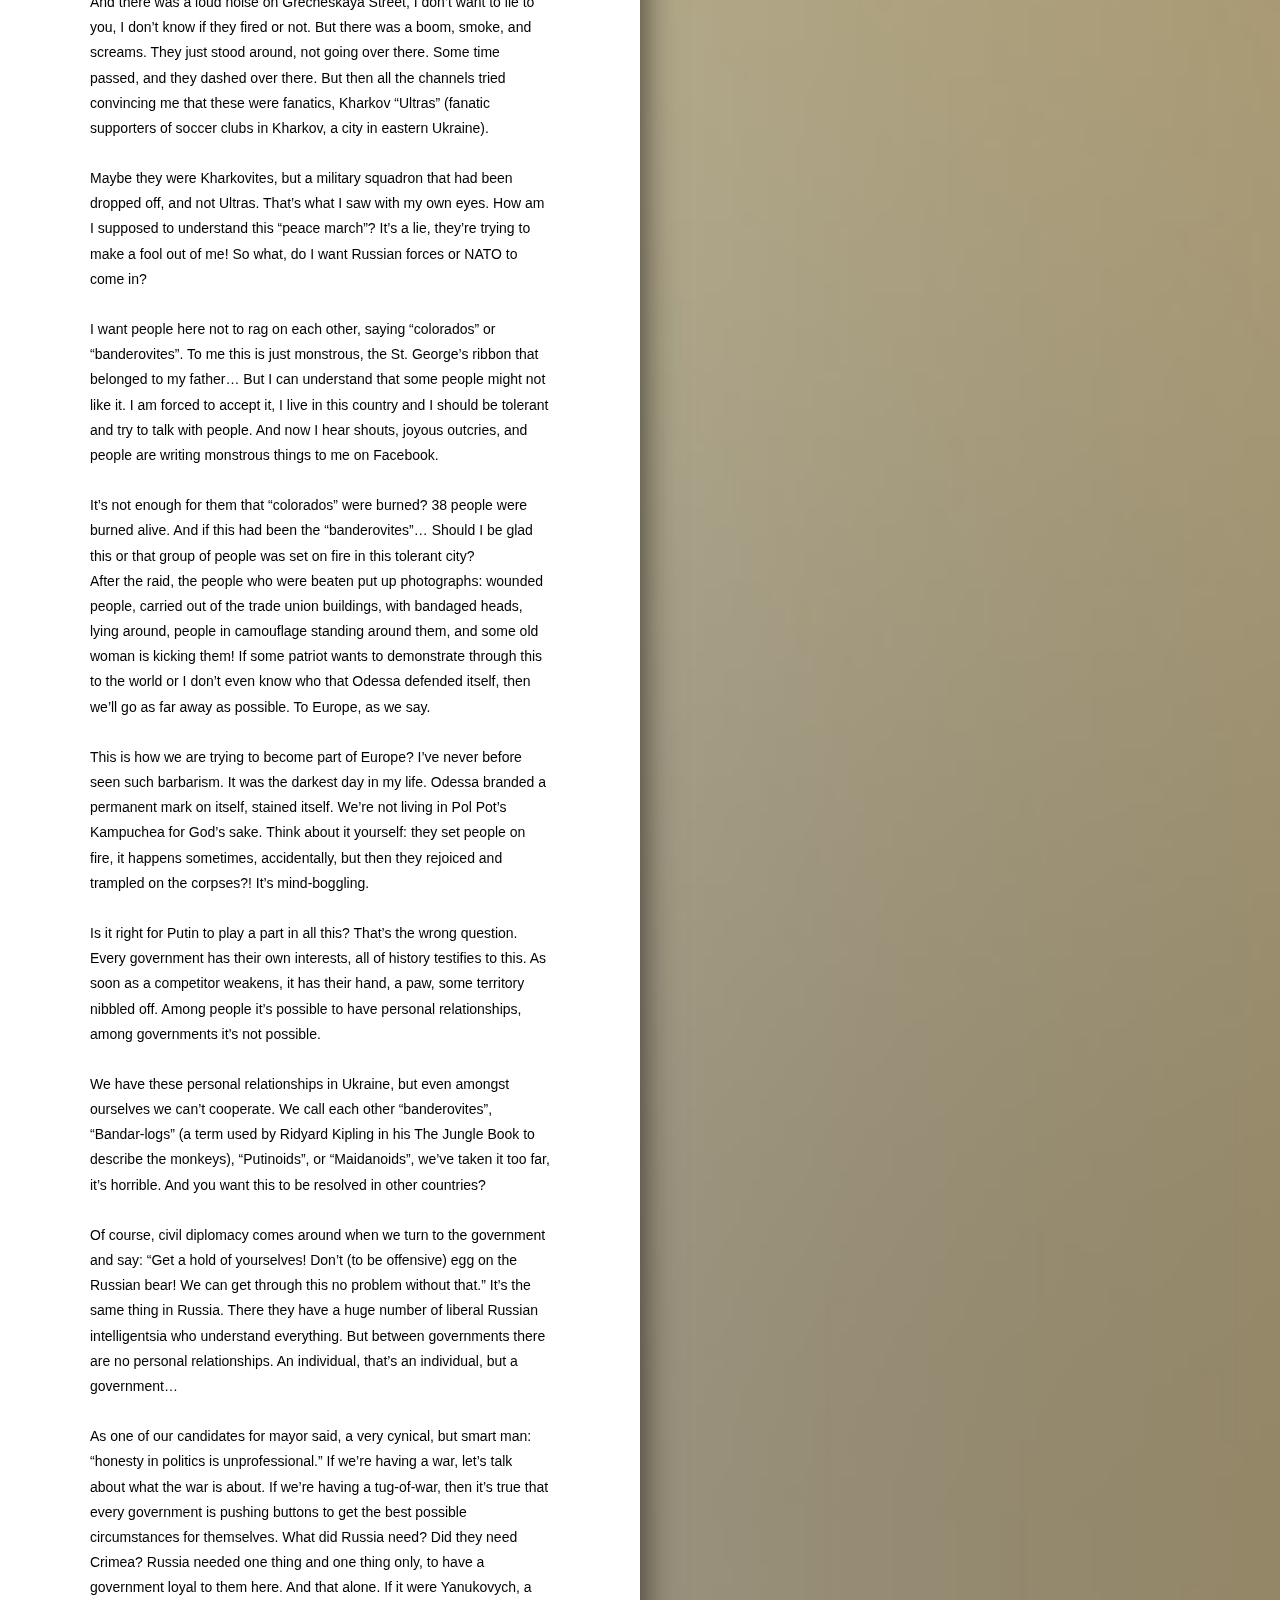
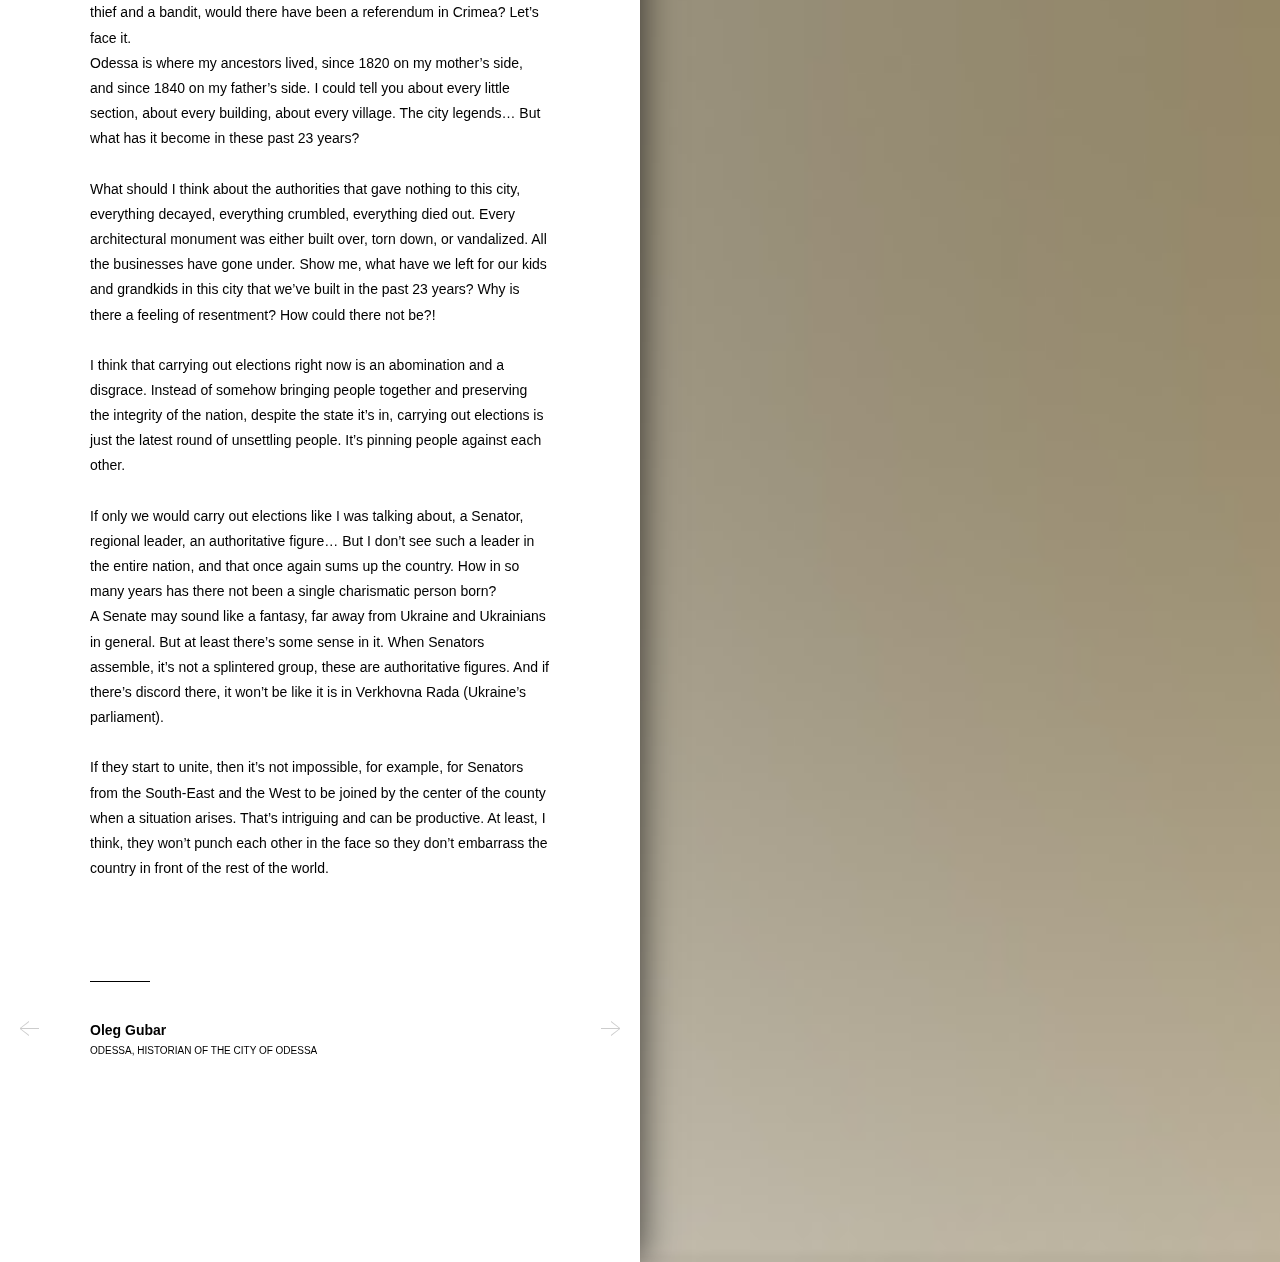
<file: article4.html>
<!doctype html>
<html>
<head>
	<meta charset="utf-8">
	<title>Template</title>
	<link rel="stylesheet" media="all" href="css/screen.css">
	<link rel="stylesheet" media="all" href="css/style.css">
</head>
<body class="is-article-page">
<!-- wrapper -->
<div class="wrapper">
	<!-- header -->
	<header class="header">
		<!-- lang -->
		<div class="lang">
			<div class="lang__head">eng</div>
			<div class="lang__list">
				<a href="#" data-lang="ukr">ukr</a>
				<a class="is-active" data-lang="eng" href="#">eng</a>
				<a data-lang="rus" href="#">rus</a>
			</div>
		</div>
		<div class="search">
			<button class="search__btn">
				<i class="icon icon-search"></i>
			</button>
		</div>
		<!-- menu -->
		<a class="menu" href="index.html#timeline">
			<b>
				<span class="en">Scale</span>
				<span class="uk">Масштаб</span>
				<span class="ru">Масштаб</span>
			</b>
			<i class="icon icon-menu"></i>
		</a>
		<a class="header__link" href="about.html"><span class="en">about project</span><span class="ru">О проекте</span><span class="uk">Про проект</span></a>
		<a class="header__logo" href="index.html#timeline">
			<span class="en"><img src="img/logo.svg" width="130" alt=""></span>
			<span class="ru"><img src="img/logo-ru.svg" width="130" alt=""></span>
			<span class="uk"><img src="img/logo-uk.svg" width="130" alt=""></span>
		</a>
	</header>
	<!-- l -->
	<div class="l l_article">
		<!-- slider -->
		<div class="slider cycle-slideshow" 
		    data-cycle-timeout="0"
		    data-cycle-slides="> div">
			<div class="slider__item" style="
			background-image: url(img/pic4s.jpg);"></div>
		</div>
		<div class="column column_article">
			<!-- article -->
			<div class="article js-article">
				<a class="article__close" href="index.html#timeline">
					<i class="icon icon-close"></i>
				</a>
				<div class="article__info">
					<div class="article__title">
						<span class="uk">Олег Губар</span>
						<span class="ru">Олег Губарь</span>
						<span class="en">Oleg Gubar</span>
					</div>
					<div class="article__place">
						<span class="uk"><b>Одеса</b> Історик міста Одеса</span>
						<span class="ru"><b>Одесса</b> Историк города Одесса </span>
						<span class="en"><b>Odessa</b> Historian of the City of Odessa</span>
					</div>
					<a class="article__prev" href="#">
						<i class="icon icon-arr-left"></i>
					</a>
					<a class="article__next" href="#">
						<i class="icon icon-arr-right"></i>
					</a>
				</div>
				<!-- <div class="article__month">Серпень 2014</div> -->
				<div class="article__content uk">
					<p>Взагалі я політикою не займаюся. Я займаюсь історією Одеси. Спитайте мене, хто держсекретар США, я вам не відповім на це запитання. Та мене це й не цікавить. Я маю поле своїх занять, я займаюся пошаровою історією міста, передусім це планова забудова, тобто поле міста, як воно виникало острівцями, як вони зливалися, яким було призначення у районів. І ось я складаю ці пазли. Розуміючись на ретроспективній ситуації, політиці, юриспруденції, хоч-не-хоч можна щось звідти почерпнути, взяти щось корисне, значуще, важливе. Або, приміром, питання, пов'язані з історією міського самоврядування, адміністративно-територіального поділу, громадянського суспільства... громада як юридична особа – бо сьогодні наша громада юридичною особою не є. Це вкрай важливо. Катерина [ІІ] визнала місто юридичною особою 1785 року, міські положення були у Пітері, Москві, Одесі, у трьох містах по всій імперії. Були певні права тощо. Чому точаться розмови про федералізацію? Тому що громада не є юридичною особою. У Конституцію закладено певні положення, які дають змогу цього досягти. Але ж не досягли. У нас області не випадково з'являлись, адміністративно- територіальний поділ України – це ж не як Єгипет за лінійкою розрізали, це за історично посталими областями. І якби ми тепер взяли, приміром, по сенатору від кожної області, то хай вони й вирішували би. Тобто не губернатори, яких призначають, а сенатори, яких обиратимуть. Це зовсім різні речі. Якщо ми маємо авторитетну людину, ми їй цілком довіряємо та покладаємо на неї відповідальну місію – висловлювати інтереси всієї нашої територіальної громади, цієї юридич ної особи, суб'єкта федерації. Отже, у нас було б 22 чи скільки там сенаторів, і вони розв’язували б питання.</p>
					<blockquote>Те, що відбулося на Майдані… Хоч би як до цього ставитися, але в принципі ситуація склалася така, що годі було далі терпіти.</blockquote>
					<p>Я не можу сказати, що я прибічник Майдану, я взагалі не прибічник силових дій, бо передбачав подальший розвиток подій. Не у тому форматі, який ми нині безпосередньо спостерігаємо, та однак у негативному. На мій погляд, Україна, до певної міри, – імперія в мініатюрі, уламок Союзу, але по-своєму структурований. Тут області, регіони з різними традиціями, з різною культурою, з різною історичною пам'яттю та з порахунками. Люди мають порахунки одне з одним, це не забувається, і на цьому завжди можна зіграти. Порахунки, я сказав би, кровні. У Заходу зі Сходом. Оці розмови про «бандерівців», що їх повсякчас мусують, вони не зовсім безпідставні. Я не заходжу в крайнощі, я не екстреміст якийсь. Але це речі, які не забуваються, бо забути їх не можна. Це був справжній геноцид, у Польщі приміром, «Галичина» й інші речі, хай там як тепер інтерпретують. Живуть якщо не самі [ті] люди, то їхні діти, і носії негативної інформації передають її з роду в рід, вона дуже живуча, від цього годі кудись дітися.</p>
					<p>Але й не це навіть найголовніше, хоч воно і важить. Перемогла революція. Що насамперед мав зробити тимчасовий уряд? На мій погляд, тимчасовий уряд мав одразу звернутися до народу: «Хлопці та дівчата! Подобається це комусь, не подобається, ви не хотіли в цьому брати участь, ми брали участь, ми повалили тирана, банду, ви з цього матимете саму тільки користь. Нехай буде дві мови, ми вам даємо гарантії такі й такі». А натомість мерщій повитягали старозавітні папери, пов'язані з мовою. Що це? Це і є найнепатріотичніші дії, здатні найстрашніше розхитати. Так це і сприйняли люди, які й без того були від Майдану не в захваті. Їх слід було загітувати, прихилити до себе, їм треба було пояснити, що ми хочемо нейтральної демократичної держави. Але тільки-но їм починають показувати їх місце, м'яко кажучи, вони, звісно, ображаються і кажуть: та пішли ви. Ось це і сталося.</p>
					<p>З другого боку, власті перебували в патовій ситуації. Якби вони заходилися роздавати якісь бонуси на Схід, на Південь і ще кудись, то ті, хто їх привів до влади, почали б їх змітати. Вийшла патова ситуація, яка насправді триває дотепер. Я не займаюся конспірологією та не кажу, кому це вигідно. Але політика України як нейтральної демократичної держави мала будуватися «між крапельок», іншого виходу я не бачу. Не можна, щоб одна чи друга сторона перетягувала різко канат на себе. Щойно починається цей маятник, зараз же відбувається те саме, що й на кораблі: судно починає розхитуватися та переломлюється. Ми повинні пристосовуватися до ситуації – авжеж, як хамелеони. Так, ми повинні вмовляти одне одного: забудьмо про те, що ви «бандерівці», а ми «колоради», образливі слова взагалі не мають лунати. Залишмо наші розбірки, підімо одне одному на поступки, бо інакше нам просто настане п…ць.</p>
				</div>
				<!-- <div class="article__month uk">Вересень 2014</div> -->
				<div class="article__content uk">
					<p>Громадянська війна вже триває. Вона триває, навіть без зброї. Не треба говорити, що 50 відсотків – сепаратисти. Коли 50 відсотків сепаратистів — це вже смішно. Дуже чітке та жорстке протистояння. Коли в Одесі ця колотнеча зчинилась, я був на розі Дерибасівської. Бачу, праворуч стоїть добре екіпірований загін, хто в камуфляжі, майже всі у касках, зі щитами, кийками. Стоять спокійно, не рухаючись, нічого не відбувається. Перед ними кілька хлопців, на сорочках бронежилети, і я бачу, вони по телефону розмовляють.<br>А на Грецькій гамір – не знаю, чи стріляли, нащо мені брехати? Але ляскіт, дим, крики. Ці стоять, не рухаючись, не йдуть туди. Минає трохи часу, і вони туди рушають. А потім мене всі канали переконують, що то були фанати, харківські ультраси. Може воно і харківські, тільки не ультраси, а завезений бойовий загін. Це те, що я бачив на власні очі. І як я можу це розуміти, цей «марш миру»? Це ж брехня, мене в дурні шиють! Я що, хочу, щоби сюди російські війська ввійшли чи війська НАТО? Я хочу, щоби тут люди не гризли одне одного, не говорили «колорад» чи «бандерівець». Для мене це взагалі жахливо – георгіївська стрічка, яка була у мого батька… Але розумію, що хтось це може і не любити. Я змушений це прийняти, я живу у цій країні, тож маю бути толерантним і намагатися з людьми говорити. А  я тепер чую крики, зойки радісні, й мені пишуть жахливі речі у фейсбуці. Мало їм, що вони спалили тих «колорадів»? 38 людей живцем згоріло. А якби це були «бандерівці» — я маю радіти, що там спалили цих чи тих, у цьому толерантному місті?</p>
				</div>
				<div class="article__content ru">
					<p>Вообще я политикой не занимаюсь. Я занимаюсь историей Одессы. Спросите меня, кто госсекретарь США, я вам не отвечу на этот вопрос. Да мне это и неинтересно. </p>
<p>У меня есть поле своих занятий, я занимаюсь послойной историей города, прежде всего это плановая застройка, то есть поле города, как оно возникало островками, как они сливались, какое было назначение у районов. И вот я складываю эти пазлы. </p>
<p>Разбираясь в ретроспективной ситуации, политике, юриспруденции, волей-неволей можно что-то оттуда почерпнуть, взять что-то полезное, значимое и важное. Или, к примеру, вопросы, связанные с историей городского самоуправления, административно-территориального деления, гражданского общества. Громада (община [укр]. – Ред.) как юридическое лицо, потому что сегодня наша громада не является юридическим лицом.</p>
<p> Это очень важно. Екатерина признала город юридическим лицом в 1785 году, городовые положения были в Питере, Москве и Одессе, в трех городах во всей империи. Были определенные права и т. д.<br />
Почему идут разговоры о федерализации? Потому что нет юридического лица у громады. В Конституции заложены определенные положения, которые позволяют до этого дойти. Но не дошло.</p>
<p>У нас ведь области не случайно появлялись, административно-территориальное деление Украины – это ж не как Египет по линейке разрезали, это по исторически сложившимся областям. И если мы сейчас взяли бы, например, по сенатору от каждой области, то пусть они бы и решали. </p>
<p>То есть не губернаторы, которые назначаются, а сенаторы, которые будут выбираться. Это совершенно разные вещи. Если у нас есть авторитетный человек, мы ему всецело доверяем и возлагаем на него самую ответственную миссию – выражать интересы всей нашей территориальной громады, этого юридического лица, субъекта федерации. Значит, у нас было бы 22 или сколько там сенаторов, и они бы решали вопросы.</p>
<p>То, что произошло на Майдане… Как бы кто к этому ни относился, но в принципе ситуация сложилась такая, что терпеть нельзя было дальше. Я не могу сказать, что я сторонник Майдана, я вообще не сторонник силовых действий, потому что я предвидел дальнейшее развитие событий. </p>
<p>Не в том формате, который мы сейчас непосредственно наблюдаем, но все равно в негативном. На мой взгляд, Украина до некоторой степени – империя в миниатюре, осколок Союза, но по-своему структурированный. Здесь области, регионы, с разными традициями, с разной культурой, с разной исторической памятью и со счетами. </p>
<p>У людей есть счеты друг к другу, это не забывается, и на этом всегда можно играть. Счеты, я бы сказал, кровные. У Запада с Востоком. Эти разговоры о «бандеровцах», которые постоянно муссируются, они не вполне беспочвенны. Я не перегибаю палку, я не экстремист какой-то. Но это вещи, которые не забываются и забыться не могут. </p>
<p>Это был настоящий геноцид, в Польше например, «Галичина» (имеется в виду дивизия СС «Галичина», созданная в 1943 г. – Ред.) и прочие вещи, как бы это сейчас ни интерпретировалось. Если живы не сами люди, то живы их дети, и носители негативной информации передают ее из поколения в поколение, она очень живуча, от этого никуда нельзя деться. </p>
<p>Но не это даже самое главное, хотя и это важно. Победила революция. Что первым делом должно было сделать временное правительство? На мой взгляд, временное правительство должно было немедленно обратиться к народу: «Ребята! Нравится это кому-то, не нравится, вы не хотели в этом участвовать, мы участвовали, мы свергли тирана, банду, вам от этого будет только польза. </p>
<p>Пусть будет два языка, мы вам даем гарантии такие-то и такие-то». Но вместо этого моментально извлекли ветхозаветные бумаги, связанные с языком. Что это? Это и есть самые непатриотические действия, самые страшно раскачивающие. </p>
<p>Это так и было воспринято людьми, которые и без того без восторга воспринимали Майдан. Их надо было сагитировать, расположить к себе, им надо было объяснить, что мы хотим нейтрального демократического государства. Но как только им начинают указывать их место, мягко выражаясь, они, конечно, обидятся и скажут: да пошли вы. Вот это и произошло. </p>
<p>С другой стороны, власть находилась в патовой ситуации. Если бы они стали раздавать какие-то бонусы на Восток, на Юг и еще куда-то, то те, кто их привел к власти, начали бы их сметать. Получилась патовая ситуация, которая на самом деле продолжается до сих пор. </p>
<p>Я не занимаюсь конспирологией и не говорю, кому это выгодно. Но политика Украины как нейтрального демократического государства должна была строиться «между капелек» (имеется в виду известный анекдот о первом президенте Украины: Кравчук выходит из Верховной рады после присяги, а на дворе ливень. Охранник ему: «Леонид Макарович, вот зонтик». – «Да ничего, я между капелек&#8230;» – Ред.). Другого выхода я не вижу. </p>
<p>Нельзя, чтобы одна или другая сторона перетягивала резко канат на себя. Как только начинается этот маятник, сразу происходит то же, что и на корабле, – судно начинается раскачиваться и переламывается. Мы должны приспосабливаться к ситуации – да, как хамелеоны. Да, мы должны уговаривать друг друга: давайте забудем о том, что вы «бандеровцы», а мы «колорады», обидные слова вообще не должны звучать. Давайте оставим наши разборки, пойдем друг другу на уступки, потому что иначе нам просто придет п…ц. </p>
<p>Гражданская война уже идет. Она идет, даже без оружия. Не надо говорить, что 50 процентов – сепаратисты. Когда 50 процентов сепаратистов – это же смешно. Очень четкое и жесткое противостояние. </p>
<p>Когда в Одессе эта заваруха шла, я был на углу Дерибасовской. Вижу, справа стоит хорошо экипированный отряд, кто в камуфляже, почти все в касках, со щитами, дубинками. Стоят спокойно, не двигаясь, ничего не происходит. Перед ними пару ребят, на рубашках бронежилеты, и я вижу, они по телефону беседуют. </p>
<p>А на Греческой шум – не знаю, стреляли ли, зачем я буду врать? Но хлопки, дым, крики. Эти стоят, не двигаясь, не идут туда. Проходит какое-то время, и они туда устремляются. А потом меня все каналы убеждают, что это были фанаты, харьковские ультрас. Может, это были и харьковские, только не ультрас, а завезенный боевой отряд. </p>
<p>Это то, что я видел своими глазами. И как я могу это понимать, этот «марш мира»? Это же ложь, из меня делают дурака! Я что, хочу, чтобы сюда российские войска вошли или войска НАТО? Я хочу, чтобы здесь люди не грызли друг друга, не говорили «колорад» или «бандеровец». Для меня это вообще чудовищно – георгиевская ленточка, которая была у моего отца&#8230; Но я понимаю, что кто-то это может и не любить. Я вынужден это принять, я живу в этой стране и должен быть толерантным и пытаться с людьми говорить. </p>
<p>А сейчас я слышу крики, вопли радостные, и мне пишут чудовищные вещи в «Фейсбуке». Мало им, что они сожгли этих «колорадов»? 38 человек живьем сгорели. А если бы это были «бандеровцы» – я должен радоваться, что там сожгли этих или тех, в этом толерантном городе? </p>
<p>После штурма те люди, избитые, фотографии выставили: раненые с перевязанными головами, кого извлекли из Дома профсоюзов, валяются, вокруг стоят люди в камуфляже, и баба ногой бьет! Если какой-то патриот хочет таким образом продемонстрировать миру или я не знаю кому, что Одесса отстояла город, то мы так далеко уйдем. В «Эвропу», как у нас говорят. Вот с этим мы пойдем в «Эвропу»? </p>
<p>Я такого варварства никогда не видел. Это был самый черный день в моей жизни. Одесса поставила на себе такое клеймо, такое пятно&#8230; Мы же не в Кампучии находимся при Пол Поте. Вы сами подумайте: ну сожгли людей, бывает, случайно, но потом возрадоваться и топтать трупы?! Это же уму непостижимо. </p>
<p>Правильно ли поступает Путин в связи со всеми этими событиями? Это некорректный вопрос. У каждого государства свои интересы, вся история об этом свидетельствует. Как только ослаб соперник, у него сразу откусят руку, лапу, колонию. </p>
<p>Между людьми могут быть личные отношения, между государствами не может быть личных отношений. У нас в Украине внутри есть личные отношения, но даже между собой мы не можем эти отношения устаканить. Друг друга называем «бандеровцами», «бандерлогами», «путиноидами» или «майданоидами», доходим до ужаса. А вы хотите, чтобы в разных странах это решалось? </p>
<p>Конечно, народная дипломатия имеет место быть, когда мы обращаемся к правительству и говорим: «Поимейте мозги! Не дразните медведя, грубо говоря, российского! Можно без этого совершенно нормально обойтись». </p>
<p>То же самое в России – там есть огромное число либеральной русской интеллигенции, которая все понимает. Но у государств нет личных отношений. Личность – это личность, а государство… Как сказал один из наших кандидатов в мэры, очень циничный, но умный человек: «Честность в политике – это непрофессионально». </p>
<p>Если у нас война, давайте говорить о том, что у нас идет война. Если у нас идет перетягивание каната, то правильно, что каждое государство нажимает на свои педали, чтобы добиться для себя наиболее выгодных условий. Что России вообще надо было? Ей что, Крым нужен был? России надо было одно-единственное – чтобы здесь было лояльное к ней правительство. Всего-навсего. Если бы был Янукович, ворюга и бандит, кто-то проводил бы референдум в Крыму? Давайте смотреть правде в глаза. </p>
<p>Одесса – тут жили мои предки, со стороны мамы с 1820-го, со стороны отца – с 1840 года. Я могу вам рассказать о любом участке, о любом доме, о любой слободе. Город-легенда&#8230; Но во что он превратился за эти 23 года? Вот как я могу относиться к власти, которая не дала этому городу ничего, всё обветшало, всё развалилось, всё вымерло.</p>
<p> Все памятники архитектуры или надстроены, или снесены, или изуродованы. Все предприятия загублены. Покажите мне, что в этом городе мы оставим детям, внукам, что мы построили за эти 23 года? Почему возникает настроение неприятия? А как оно может не возникнуть?! </p>
<p>Я считаю, что проведение выборов сейчас – это кощунство и безобразие. Вместо того чтобы хоть как-то попытаться примирить людей и сохранить целостность в стране хотя бы в том формате, в каком она есть, проведение выборов – это очередной виток раскачивания людей. Это натравливание людей друг на друга. </p>
<p>Только если провести выборы такого вида, о которых я говорил, – сенатора, регионального лидера, авторитетного человека&#8230; Но я даже во всей стране не вижу такого лидера, и это лишний раз характеризует страну. Как это за столько лет не родить ни одного харизматичного человека?</p>
<p>Сенат – это может звучать фантастически, неблизко к Украине, к украинцам в широком смысле. Но по крайней мере в этом есть хоть какой-то смысл. Вот соберутся сенаторы, это ж не фракция, это ж авторитетные люди. И если там будет раздор, то он будет не такой, как в Верховной Pаде. </p>
<p>А если они начнут объединяться, что не исключено, например, сенатор с Юго-Востока и с Запада, возникнет ситуация, к кому примкнет середина. Это уже интересно и может быть продуктивно. По крайней мере, я думаю, они морды друг другу бить не будут, чтобы не позорить нашу страну на весь мир. </p>
				</div>
				<div class="article__content en">
					<p>In general, I don’t concern myself with politics. I study the history of Odessa (a city on the Black Sea in Ukraine). If you asked me who the United States Secretary of State is, I wouldn’t be able to answer you. It’s not interesting to me. I have my own fields of study, I study the layered history of the city, mainly the planned development, meaning the framework of the city, how it emerged out of small islands, how they fused together, and how the districts were appropriated.</p>
<p>I put these puzzle pieces together by analyzing the situation in retrospect, the politics, and the jurisprudence, try or not you’ll draw something from this, take away something useful, meaningful, and important. Or, for instance, questions about the history of the city’s self-autonomy, administrative and territorial division, civil society. The community as a legal entity, because today our community is not a legal entity. This is very important. </p>
<p>Catherine (Catherine the Great, Empress of Russia from 1762 to 1796) declared the city a legal entity in 1785, there were city regulations in Petersburg, Moscow, and Odessa, three cities in the entire empire. They had certain rights and such. Why are people talking about federalization? Because the community doesn’t have status as a legal entity. In the constitution there are certain provisions laid out that allow it to get there. But it hasn’t gotten there. </p>
<p>I mean, we have regions that didn’t just randomly appear, the administrative and territorial divisions of Ukraine weren’t sliced by a ruler like in Egypt, these are historically formed regions. And if, for example, we were now to elect Senators from each district, then let them make the decisions. That is, not Governors, who are appointed, but Senators, who are elected. These are completely different things. </p>
<p>If we have an authoritative figure, we put our full trust in him and give him a huge responsibility, to give voice to the interests of our community, this legal entity, the subject of a federation. So, we would’ve had 22 or however many Senators, and they would deal with our issues.</p>
<p>As to what happened on the Maidan… No matter how you look it, the situation basically was that they couldn’t tolerate it anymore. I can’t say that I’m a supporter of the Maidan, in general I’m not a proponent of any of the militaristic actions because I foresaw the further development of events. Not to the extent of what we can directly see now, but the negative stuff at least. </p>
<p>In my view, Ukraine is in some sense a miniature empire, a fragment of the Soviet Union, but in its own set-up. Here we have districts and regions with different traditions and cultures, with different historical memories and with scores to settle. </p>
<p>People have scores to settle with each other, this is not forgotten, and these things are always in play. Blood feuds, I’d call them. The West with the East. These discussions of “banderovites” (radical Ukrainian nationalists), which are always exaggerated, are not completely groundless. </p>
<p>I’m not gonna cross the line, I’m not some sort of extremist. But these are things that are not forgotten and cannot be forgotten. There was an actual genocide, in Poland for example, “Galichina” (meaning the 14th Waffen Grenadier Division of the SS, made up of Ukrainian volunteers, in 1943), and other things, no matter how it’s interpreted nowadays. </p>
<p>If those people themselves are no longer alive, then their kids are, and the bearers of this awful information pass it on from generation to generation, it’s very persistent, you can’t escape it.</p>
<p>But this isn’t even the main thing, although it is important. The revolution succeeded. What is the first thing the provisional government should have done? In my opinion, the provisional government should’ve quickly turned to the people and said “Guys! Whether you liked it or not, you didn’t want to participate in it, we got involved, we overthrew the tyrant, the gang, this can only be good for you. </p>
<p>Let there be two languages, we give you such and such guarantees.” But instead of that they immediately tore out the sacred papers associated with language. What is that? It’s an extremely unpatriotic action and a very provocative one. </p>
<p>This is how people who weren’t caught up in the enthusiasm of the Maidan took it. They had to be sold on it, they had to be won over, they had to be explained to that we wanted a neutral democratic state. But as soon as they began to put the others in their place, to put it mildly, of course they took offense and said “fuck off”. That’s what happened.<br />
On the other hand, the leaders were stuck in a stalemate. If they started giving out bonuses to the East, the South, and elsewhere, then those who helped put them in power would start to sweep them away. It came to a stalemate, which, in fact, has continued up until now. I don’t do conspiracy theories, and I’m not saying this is advantageous to anyone. </p>
<p>But the policies of Ukraine as a neutral democratic state should have been constructed “between the droplets” (there’s a well-known joke about the first President of Ukraine- Kravchuk walked out of the Parliament building after taking his oath, and there was a rainstorm outside, one of his bodyguards says to him: “Leonid Makarovich, here’s an umbrella”. – “Don’t worry about it,” he says, “I’m going in between the droplets”), I don’t see another way out.  </p>
<p>We can’t have one side or the other playing a violent game of tug-of-war. As soon as this pendulum starts swinging, what immediately happens is what happens on a boat, the ship starts rocking and breaks apart. We have to adapt to the situation, just like chameleons. Yes, we have to talk sense into each other: let’s forget that you’re “banderovites” and we’re “colorados” (pro-Russian activists), there’s no need to be offensive. Let’s drop our squabbles and make concessions to each other, because otherwise we’re just fucked.<br />
There’s already a civil war going on. It’s going on even without weapons. You can’t say that 50% are separatists. Saying that 50% are separatists is just ridiculous. There’s a tough and distinct opposition. When this commotion in Odessa was going on, I was on the corner of Deribasivska Street (a pedestrian walkway in the heart of Odessa). </p>
<p>I saw a well-equipped squadron standing on the right, some in camouflage, and practically everyone in helmets, with shields and batons. They were standing calmly, not moving, nothing was happening. In front of them were a couple of guys wearing body armor, and I saw that they were talking on the phone. </p>
<p>And there was a loud noise on Grecheskaya Street, I don’t want to lie to you, I don’t know if they fired or not. But there was a boom, smoke, and screams. They just stood around, not going over there. Some time passed, and they dashed over there. But then all the channels tried convincing me that these were fanatics, Kharkov “Ultras” (fanatic supporters of soccer clubs in Kharkov, a city in eastern Ukraine). </p>
<p>Maybe they were Kharkovites, but a military squadron that had been dropped off, and not Ultras. That’s what I saw with my own eyes. How am I supposed to understand this “peace march”? It’s a lie, they’re trying to make a fool out of me! So what, do I want Russian forces or NATO to come in? </p>
<p>I want people here not to rag on each other, saying “colorados”  or “banderovites”. To me this is just monstrous, the St. George’s ribbon that belonged to my father… But I can understand that some people might not like it. I am forced to accept it, I live in this country and I should be tolerant and try to talk with people. And now I hear shouts, joyous outcries, and people are writing monstrous things to me on Facebook. </p>
<p>It’s not enough for them that “colorados” were burned? 38 people were burned alive. And if this had been the “banderovites”… Should I be glad this or that group of people was set on fire in this tolerant city?<br />
After the raid, the people who were beaten put up photographs: wounded people, carried out of the trade union buildings, with bandaged heads, lying around, people in camouflage standing around them, and some old woman is kicking them! If some patriot wants to demonstrate through this to the world or I don’t even know who that Odessa defended itself, then we’ll go as far away as possible. To Europe, as we say. </p>
<p>This is how we are trying to become part of Europe? I’ve never before seen such barbarism. It was the darkest day in my life. Odessa branded a permanent mark on itself, stained itself. We’re not living in Pol Pot’s Kampuchea for God’s sake. Think about it yourself: they set people on fire, it happens sometimes, accidentally, but then they rejoiced and trampled on the corpses?! It’s mind-boggling. </p>
<p>Is it right for Putin to play a part in all this? That’s the wrong question. Every government has their own interests, all of history testifies to this. As soon as a competitor weakens, it has their hand, a paw, some territory nibbled off. Among people it’s possible to have personal relationships, among governments it’s not possible. </p>
<p>We have these personal relationships in Ukraine, but even amongst ourselves we can’t cooperate. We call each other “banderovites”, “Bandar-logs” (a term used by Ridyard Kipling in his The Jungle Book to describe the monkeys), “Putinoids”, or “Maidanoids”, we’ve taken it too far, it’s horrible. And you want this to be resolved in other countries? </p>
<p>Of course, civil diplomacy comes around when we turn to the government and say: “Get a hold of yourselves! Don’t  (to be offensive) egg on the Russian bear! We can get through this no problem without that.” It’s the same thing in Russia. There they have a huge number of liberal Russian intelligentsia who understand everything. But between governments there are no personal relationships. An individual, that’s an individual, but a government… </p>
<p>As one of our candidates for mayor said, a very cynical, but smart man: “honesty in politics is unprofessional.” If we’re having a war, let’s talk about what the war is about. If we’re having a tug-of-war, then it’s true that every government is pushing buttons to get the best possible circumstances for themselves. What did Russia need? Did they need Crimea? Russia needed one thing and one thing only, to have a government loyal to them here. And that alone. If it were Yanukovych, a thief and a bandit, would there have been a referendum in Crimea? Let’s face it.<br />
Odessa is where my ancestors lived, since 1820 on my mother’s side, and since 1840 on my father’s side. I could tell you about every little section, about every building, about every village. The city legends&#8230; But what has it become in these past 23 years? </p>
<p>What should I think about the authorities that gave nothing to this city, everything decayed, everything crumbled, everything died out. Every architectural monument was either built over, torn down, or vandalized. All the businesses have gone under. Show me, what have we left for our kids and grandkids in this city that we’ve built in the past 23 years? Why is there a feeling of resentment? How could there not be?!</p>
<p>I think that carrying out elections right now is an abomination and a disgrace. Instead of somehow bringing people together and preserving the integrity of the nation, despite the state it’s in, carrying out elections is just the latest round of unsettling people. It’s pinning people against each other. </p>
<p>If only we would carry out elections like I was talking about, a Senator, regional leader, an authoritative figure… But I don’t see such a leader in the entire nation, and that once again sums up the country. How in so many years has there not been a single charismatic person born?<br />
A Senate may sound like a fantasy, far away from Ukraine and Ukrainians in general. But at least there’s some sense in it. When Senators assemble, it’s not a splintered group, these are authoritative figures. And if there’s discord there, it won’t be like it is in Verkhovna Rada (Ukraine’s parliament). </p>
<p>If they start to unite, then it’s not impossible, for example, for Senators from the South-East and the West to be joined by the center of the county when a situation arises.  That’s intriguing and can be productive. At least, I think, they won’t punch each other in the face so they don’t embarrass the country in front of the rest of the world.</p>
				</div>
				<div class="article__info article__info_down">
					<div class="article__title">
						<span class="uk">Олег Губар</span>
						<span class="ru">Олег Губарь</span>
						<span class="en">Oleg Gubar</span>
					</div>
					<div class="article__place">
						<span class="uk">м. Одеса, Історик міста Одеса</span>
						<span class="ru">Одесса, Историк города Одесса </span>
						<span class="en">Odessa, Historian of the City of Odessa</span>
					</div>
					<a class="article__prev" href="#">
						<i class="icon icon-arr-left"></i>
					</a>
					<a class="article__next" href="#">
						<i class="icon icon-arr-right"></i>
					</a>
				</div>
			</div>
		</div>
	</div>
</div>
<!-- load scripts -->
<script src="js/lib/head.js" data-headjs-load="js/init.js"></script>
</body>
</html>
</file>
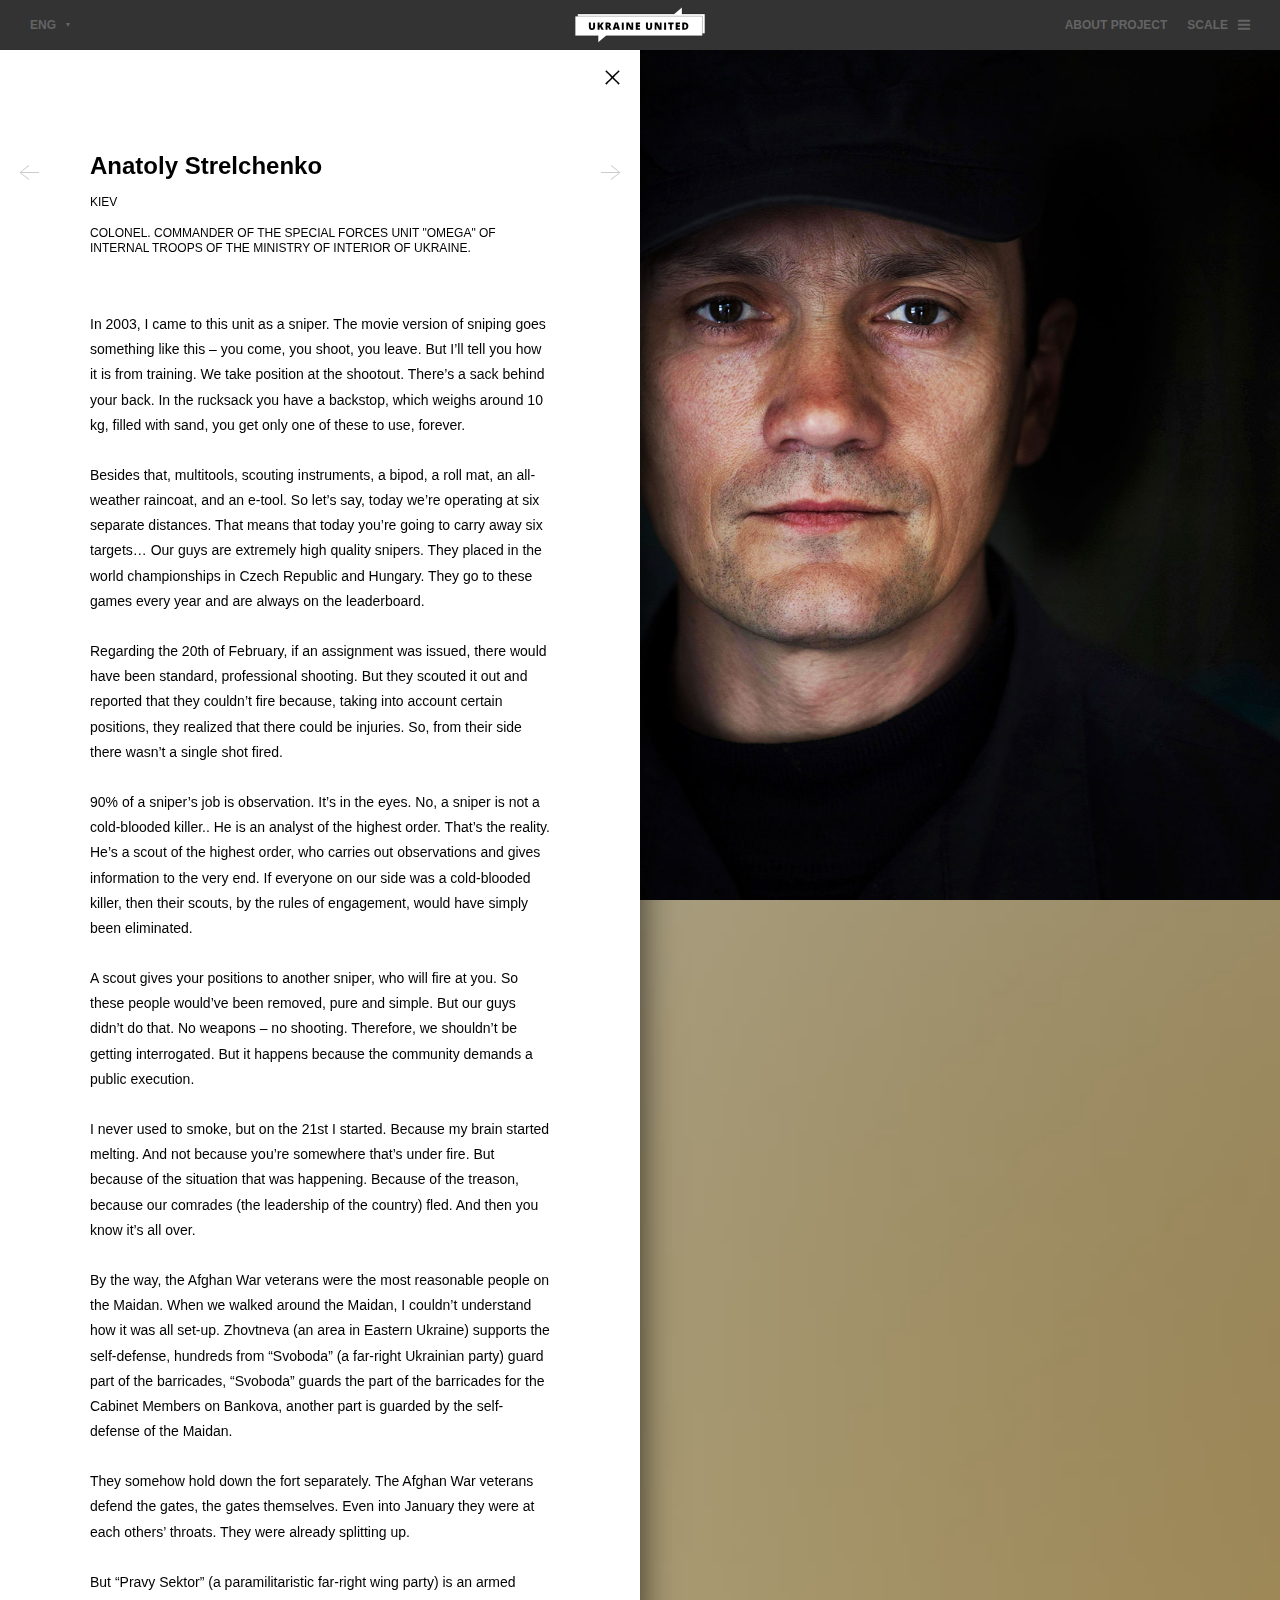
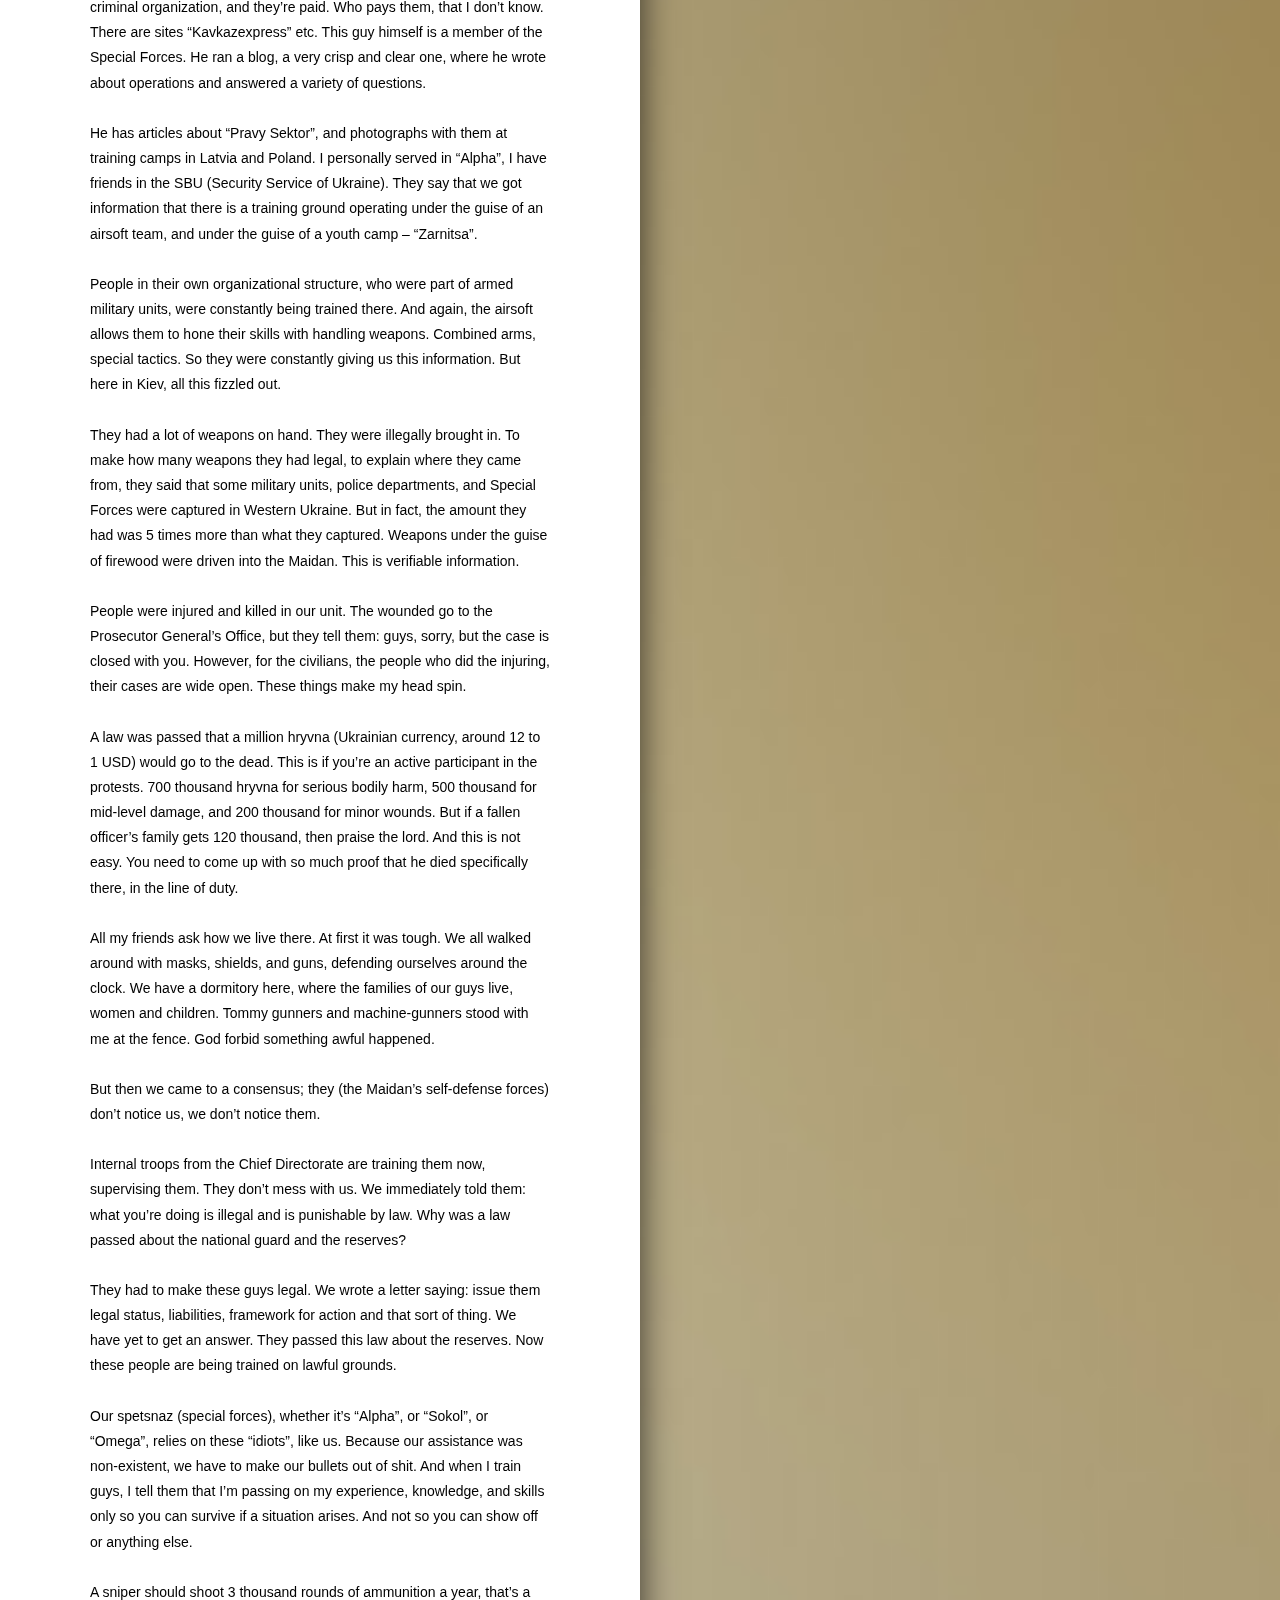
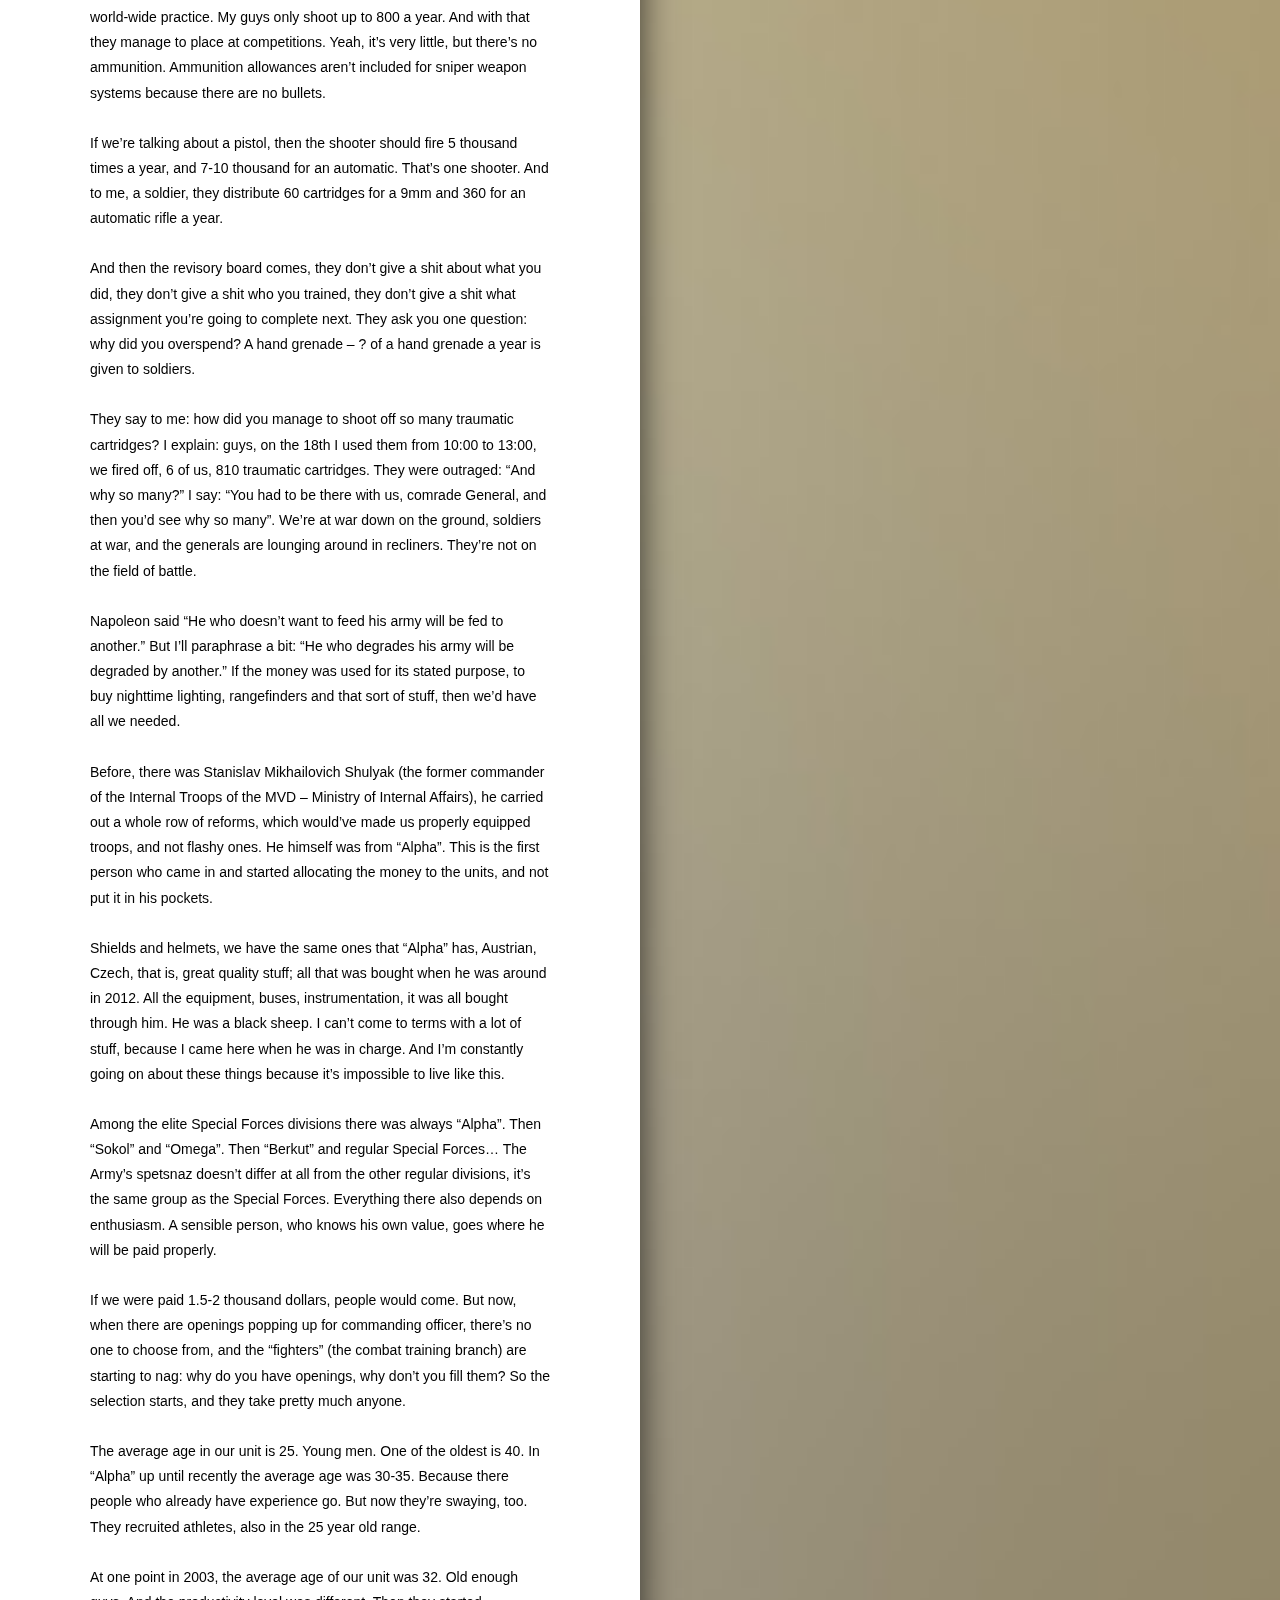
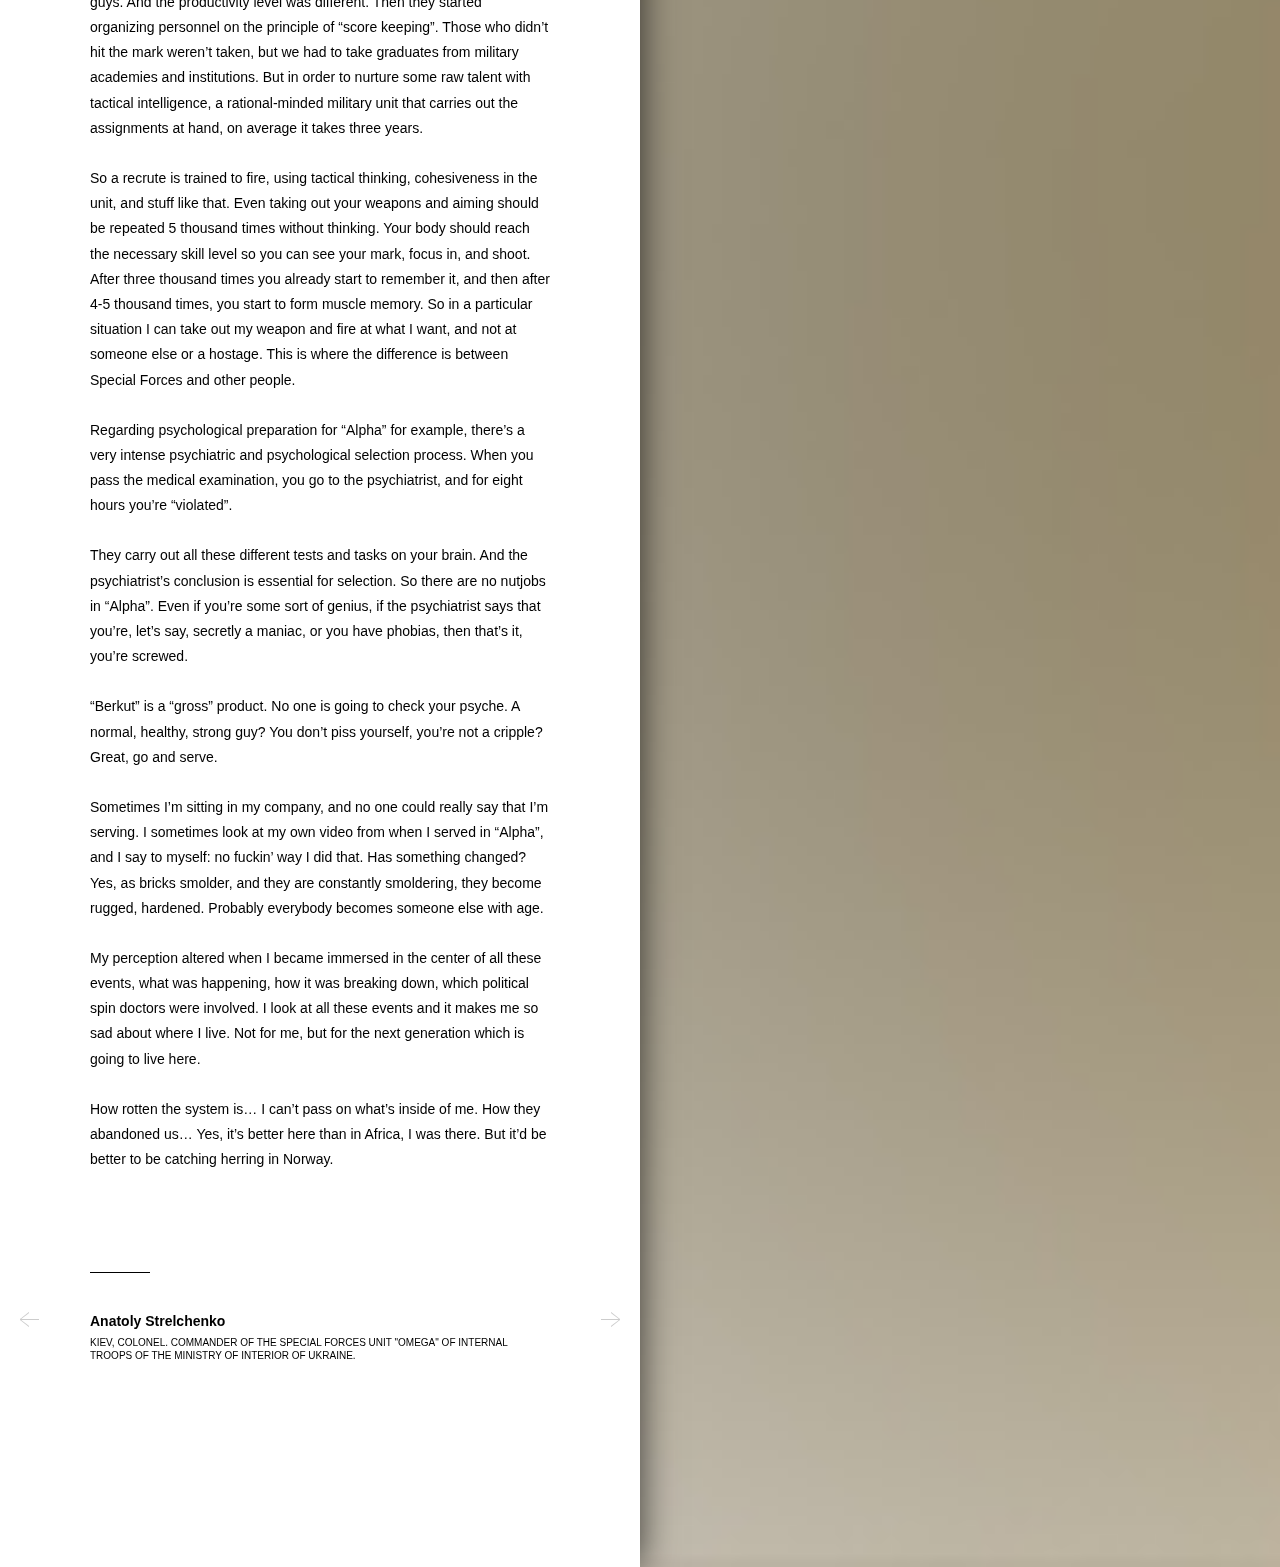
<file: article5.html>
<!doctype html>
<html>
<head>
	<meta charset="utf-8">
	<title>Template</title>
	<link rel="stylesheet" media="all" href="css/screen.css">
	<link rel="stylesheet" media="all" href="css/style.css">
</head>
<body class="is-article-page">
<!-- wrapper -->
<div class="wrapper">
	<!-- header -->
	<header class="header">
		<!-- lang -->
		<div class="lang">
			<div class="lang__head">eng</div>
			<div class="lang__list">
				<a href="#" data-lang="ukr">ukr</a>
				<a class="is-active" data-lang="eng" href="#">eng</a>
				<a data-lang="rus" href="#">rus</a>
			</div>
		</div>
		<div class="search">
			<button class="search__btn">
				<i class="icon icon-search"></i>
			</button>
		</div>
		<!-- menu -->
		<a class="menu" href="index.html#timeline">
			<b>
				<span class="en">Scale</span>
				<span class="uk">Масштаб</span>
				<span class="ru">Масштаб</span>
			</b>
			<i class="icon icon-menu"></i>
		</a>
		<a class="header__link" href="about.html"><span class="en">about project</span><span class="ru">О проекте</span><span class="uk">Про проект</span></a>
		<a class="header__logo" href="index.html#timeline">
			<span class="en"><img src="img/logo.svg" width="130" alt=""></span>
			<span class="ru"><img src="img/logo-ru.svg" width="130" alt=""></span>
			<span class="uk"><img src="img/logo-uk.svg" width="130" alt=""></span>
		</a>
	</header>
	<!-- l -->
	<div class="l l_article">
		<!-- slider -->
		<div class="slider cycle-slideshow" 
		    data-cycle-timeout="0"
		    data-cycle-slides="> div">
			<div class="slider__item" style="
			background-image: url(img/pic5s.jpg);"></div>
		</div>
		<div class="column column_article">
			<!-- article -->
			<div class="article js-article">
				<a class="article__close" href="index.html#timeline">
					<i class="icon icon-close"></i>
				</a>
				<div class="article__info">

					<div class="article__title">
						<span class="uk">Анатолій Стрельченко</span>
						<span class="ru">Анатолий Стрельченко</span>
						<span class="en">Anatoly Strelchenko</span>
					</div>
			
					<div class="article__place">
						<span class="uk"><b>Київ</b> Полковник. Командир спецпідрозділу «Омега» внутрішніх військ міністерства внутрішніх справ України.</span>
						<span class="ru"><b>Киев</b> Полковник. Командир спецподразделения «Омега» внутренних войск министерства внутренних дел Украины.</span>
						<span class="en"><b>Kiev</b> Colonel. Commander of the special forces unit "Omega" of Internal troops of the Ministry of Interior of Ukraine.</span>
					</div>
					<a class="article__prev" href="#">
						<i class="icon icon-arr-left"></i>
					</a>
					<a class="article__next" href="#">
						<i class="icon icon-arr-right"></i>
					</a>
				</div>
				<!-- <div class="article__month">Серпень 2014</div> -->
				<div class="article__content ru">
					<p>В 2003 году я пришел в это подразделение снайпером. Киношный образ снайпера – это пришел, выстрелил, ушел. А я скажу по тренировкам. Становимся на стрельбу. За плечами мешок. В этом вещмешке у тебя упор, который весит около 10 кг, с песком, он у тебя один сделан, навсегда. </p>
<p>Кроме этого, мультитулы, приборы наблюдения, сошки, каремат, плащ-палатка и пехотная лопатка. Например, сегодня работаем на шесть дистанций. Значит, сегодня ты с собой тащишь шесть мишеней&#8230; </p>
<p>Наши ребята – очень высококачественные снайперы. Они занимали призовые места на чемпионате мира в Чехии, Венгрии. Каждый год постоянно ездят на эти соревнования и в лидерах находятся. И касаемо 20 февраля, если бы уж стояла задача, то там были бы нормальные конкретные выстрелы. </p>
<p>Но они вели наблюдение, докладывали, что в связи с теми и теми позициями не могут произвести выстрел, потому что понимают, что могут быть пострадавшие. Поэтому с их стороны не было сделано ни единого выстрела. </p>
<p>90 процентов работы снайпера – наблюдение. Это глаза. Снайпер не хладнокровный убийца, нет. Это аналитик высшей пробы. Реально. Это разведчик высшей пробы, который до последнего ведет наблюдение и передает информацию. Если бы с нашей стороны все были хладнокровные убийцы, то наблюдатели на точках, которые там находились, по правилам боя были бы просто уничтожены. </p>
<p>Человек, который наблюдает, он выдает твои позиции другому снайперу, который будет стрелять в тебя. То есть эти люди были бы сняты просто-напросто. Но наши этого не делали. Нет оружия – не стреляют. Поэтому к нам вопросов совсем никаких не должно быть. Но они возникают, потому что общественность требует публичной казни.</p>
<p>Я раньше не курил, но 21-го числа я закурил. Потому что реально мозг заплавился. И не из-за того, что ты где-то там под обстрелом находишься. А из-за ситуации, которая произошла. Из-за предательства, как эти товарищи [ПРИМ. РЕД. Руководство страны] разбегались. И ты понимаешь, что это всё.</p>
<p>Кстати, афганцы – это была самая адекватная часть Майдана. Когда мы ходили по Майдану, мне сама система была не понятна. «Жовтневый» держит самооборона, часть баррикады охраняет сотня от «Свободы», часть баррикад на Банковой к кабмину охраняет «Свобода», другую часть – самооборона Майдана. </p>
<p>Как-то держатся обособленно. Ворота охраняет афган, сами ворота. У них там еще в январе отношения чуть ли не на ножах между собой были. Уже тогда шел дележ.</p>
<p>А «Правый сектор» – это организованное вооруженное преступное формирование, которое проплачено. Кем проплачено, я не знаю. Вот есть сайт «Кавказпресс» и тд. Это товарищ, который сам является сотрудником спецподразделения. Он вел блог, очень четкий, где расписывал операции, отвечал на разные вопросы. У него есть статья по «Правому сектору» с их фотографиями в Литве и Польше в лагерях подготовки. </p>
<p>Я сам раньше служил в «Альфе», у меня друзья-товарищи в СБУ. Они говорят: мы приносили информацию, что идет подготовка под видом страйкбольных команд, под видом пионерлагерей -«зарниц». Постоянно шла подготовка людей, которые по своей организационной системе были воинским вооруженным формированием. </p>
<p>Опять же, страйкбол позволяет отрабатывать навыки обращения с оружием. Общевойсковая, специальная тактика. То есть постоянно передавали об этом информацию. Но здесь, в Киеве, это всё умирало. </p>
<p>Оружия было много у них на руках. Оно завозилось нелегально. Для того чтобы легализовать наличие оружия у себя, пояснить, откуда оно появилось, они говорили: на Западной Украине были захвачены воинские части, райотделы [милиции] и СБУ. Но на самом деле то количество, которое находится у них, в пять раз больше, нежели то, которое они захватили. На Майдан завозилось оружие под видом дров. Это достоверная информация.</p>
<p>В нашем подразделении убитые, раненые есть. Раненые приходят в Генпрокуратуру, а им говорят: ребята, извините, но в отношении вас дела закрыты. Однако в отношении гражданского населения, которое пострадало, дела возбуждены. Они постоянно долбят мозг этими делами. </p>
<p>Был принят закон, что погибшему – миллион гривен. Это если активный участник акций протеста. 700 тысяч гривен – за тяжкие телесные повреждения, 500 тысяч – за средние телесные и 200 тысяч – за легкие повреждения. Но за погибшего сотрудника если семья получит тысяч 120 гривен, то слава Богу. И то это под огромным вопросом. Столько нужно собрать доказательств, что он погиб именно там, при исполнении служебных обязанностей. </p>
<p>Все друзья-товарищи спрашивают, как мы тут живем. Поначалу было тяжело. Мы все ходили в масках, с оружием, в броне, круглосуточно охраняли сами себя. У нас здесь общежития находятся, здесь живут семьи наших ребят, женщины, дети. У забора у меня стояли автоматчики, пулеметчики. Не дай Бог, какая-то гадость подойдет. А потом мы пришли к такому консенсусу: они (самооборона Майдана. – Ред.) нас не замечают, мы их не замечаем. </p>
<p>ВВ-шники из главка сейчас их тренируют, руководят. К нам просто не лезут. Мы им сразу сказали: то, что вы делаете, это вообще незаконно и уголовно наказуемое дело. Почему был принят закон о Нацгвардии и резервистах? Этих товарищей нужно было легализовать. </p>
<p>Мы написали письмо: пропишите их правовой статус, обязательства, рамки действий и тому подобное. Ответа до сих пор не получили. Они влупили этот закон о резервистах. Теперь эти люди [самооборона. – Ред.] на законных основаниях там тренируются.</p>
<p>У нас спецназ любой, будь то «Альфа», или «Сокол», или «Омега», держится на таких «идиотах», как мы. Потому что обеспечение равно нулю, а мы из говна лепим пулю. И когда я обучаю ребят – говорю им, что я передаю вам свой опыт, знания и умения только для того, чтобы вы выжили в случае необходимости. А не для показухи или еще каких-то моментов.</p>
<p>Снайпер должен стрелять по 3 тысячи патронов в год – это мировая практика. Мои стреляют до 800 патронов в год. И при этом умудряются занимать призовые места. Да, это очень мало, но патронов нет. У меня боевые комплекты на снайперские комплексы не заложены, потому что патронов нет. </p>
<p>Если брать пистолетный патрон, то стрелок должен стрелять 5 тысяч в год, и 7-10 тысяч – автоматный патрон. Это один стрелок. А мне как бойцу выделяется на боевую практику 60 патронов 9 мм в год и 360 автоматных.</p>
<p> И когда приезжает комплексное ревизионное управление, им похер, чем ты занимался, им похер, кого ты готовил, им похер, какую задачу ты будешь выполнять завтра. Он задает конкретный вопрос: почему у вас перерасход? Ручная граната – 0,5 гранаты в год положено бойцу.</p>
<p>Мне вот говорят: как ты расстрелял столько травматических патронов? Я объясняю: парни, у меня 18-го числа применение было с 10-ти до 13-ти, мы лупанули, шестеро, 810 травматических патронов. Возмущаются: «А чё так много?» Я говорю: «Нужно было стать со мной, товарищ генерал, и вы бы посмотрели, почему так много». </p>
<p>На земле воюем мы, воюют солдаты, а генералы как сидели в креслах, так и сидят. На поле боя их нет.</p>
<p>Наполеон говорил: «Кто не хочет кормить свою армию, будет кормить чужую». А я немного перефразировал: кто унижает свою армию, будет унижен чужой. Если бы деньги использовали по целевому назначению – на закупку ночников, дальномеров и тому подобное, – у нас бы всё было. </p>
<p>Вот был раньше Шуляк Станислав Николаевич [бывший командующий ВВ МВД. – Ред.], он проводил ряд реформ, которые привели бы к нормальному виду, а не к показушным войскам. Он сам был из «Альфы». Это единственный человек, который пришел и начал вкладывать выделяемые деньги в подразделение, а не себе в карман. </p>
<p>Броня, каски, которые у нас такие же, как у «Альфы», австрийские, чешские, то есть качество классное, – всё это закупалось при нем в 2012 году. Вся техника, автобусы, оборудование – всё закупалось при нем. Это был инакомыслящий человек. Я со многим не могу смириться, потому что я пришел с ним сюда. И я постоянно долблю по каким-то вопросам, потому что так жить нельзя. </p>
<p>Среди спецподразделений вершиной всегда была «Альфа». Потом «Сокол», «Омега». Потом «Беркут» и обычный  спецнац. Армейский спецназ от обычного фактически ничем не отличается, такая же группа спецназначения. Там тоже всё держится на энтузиазме. Человек здравомыслящий, который знает себе цену, пойдет туда, где ему будут платить достойно. </p>
<p>Если бы у нас была зарплата 1,5-2 тысячи долларов, люди бы пошли. Но сейчас, когда у командира появляются вакансии, ему не из кого выбирать, а «боевики» [ПРИМ. РЕД. Отдел кадров] начинают пилить мозг: почему у тебя дырки, почему не заполняешь? И начинается отбор – «на тебе, боже, що самому не гоже».</p>
<p>Средний возраст ребят в нашем подразделении – 25 лет. Молодые. Один из самых старожилов – ему 40 лет. В той же «Альфе» до недавнего времени средний возраст был 30-35 лет. Потому что там люди с опытом уже приходили. А сейчас их тоже колыхнуло. Они спортсменов понабрали, тоже в среднем 25-летних.</p>
<p>Когда-то, в 2003 году, средний возраст в нашем подразделении составлял 32 года. Достаточно взрослые ребята. И результативность другая была. Потом пошло формирование штата по принципу «надо забивать штат». Кого попало не брали, но приходилось брать выпускников из военных академий и институтов. </p>
<p>А чтобы воспитать из голого человека тактически грамотного, мыслящего, боевую единицу, выполняющую поставленные задачи, в среднем нужно три года. Чтобы у него была культура ведения огня, тактически грамотное мышление, слаженность в подразделении и тому подобное. </p>
<p>Даже вынос оружия в точку прицеливания ты должен повторить машинально 5 тысяч раз. Твой организм должен выработать необходимый навык для того, чтобы, увидев цель, ты вскинул и выстрелил. После тысячи раз уже начинается запоминание, а потом формируется мышечная память, которая возникает после повторения 4-5 тысяч раз. Чтобы в определенной ситуации я вынес оружие и выстрелил туда, куда я хочу, а не в кого-то или в заложника. Вот в чем отличие спецназа от других людей. </p>
<p>Что касается психологической подготовки, в «Альфу», к примеру, идет отбор очень сильный по психиатрии-психологии. Когда ты проходишь медкомиссию, заходишь к психиатру – за восемь часов тебя просто «изнасилуют». Твой мозг выносят различными тестами, заданиями. И заключение психиатра является основополагающим при наборе. Поэтому в «Альфе» нет чудящих. </p>
<p>Даже будь ты семи пядей во лбу, но если психиатр скажет, что, допустим, ты скрытый маньяк или у тебя фобии, то всё, тебя нафиг. «Беркут» – это «валовый» продукт. Никто не будет проверять психику. Нормальный здоровый сильный парень? Не сцишься, не хромой? Молодец, иди служи. </p>
<p>Иногда, когда я сижу в компании, вообще никто не скажет, что я где-то служу. Сам иногда смотрю свое видео, когда в «Альфе» служил, и сам себе говорю: нифига себе я могу. Изменилось ли что-нибудь? Да, кирпичик обжигается, постоянно обжигается, становится крепким. Наверное, каждый человек с возрастом становится другим. </p>
<p>Здесь у меня поменялось осознание – когда я окунулся в центр всех этих событий и того, как это происходит, как это подается, какие политтехнологии задействованы. Анализирую эти события, и мне настолько печально, где я живу. Не из-за себя, а из-за ребенка, который будет здесь жить. </p>
<p>Настолько прогнившая система&#8230; Не могу передать, что внутри. Как нас предали&#8230; Да, здесь лучше, чем в Африке, я был там. Но лучше бы в Норвегии селедку ловил.</p>
<p>Обновление 11/2014:</p>
<p>Особой уверенности в завтрашнем дне я и раньше не чувствовал, а теперь и подавно. Вероятно, это не связано со сменой власти. Скорее, с ситуацией в стране. С приходом новой власти для меня ничего не поменялось: задачи были, задачи остаются. </p>
<p>Я не служу личностям, фамилиям или каким-то кланам. Я служу должностным лицам, а мое личное отношение к ним &#8211; это мое личное отношение. Закон определяет рамки, следуя которым я должен находиться в определенном месте и выполнять поставленные командованием задачи. Я не говорю, что я не думаю, как делать и нужно ли. Думаю, потому что без этого никак нельзя. </p>
<p>Я за волеизъявление, но не теми методами, которые были задействованы на Майдане. До определенного момента, а именно до 19 января, пока солдат срочной службы не начали жечь как сырье, я относился к происходящему относительно ровно. Как человек я согласен, что нужно было определяться, куда идти. </p>
<p>Но, опять же, нам дали выбор без выбора: либо Россия, либо Европа. Возникает вопрос, почему мы не можем развиваться по своему собственному, аутентичному пути? Если проследить хронологию Майдана, то, конечно, ближе к его завершению никто о Евросоюзе не вспоминал. Цель была совершенно другая, а людей заряжали постепенно, затачивали на определенные шаги. </p>
<p>Для меня был шок, когда начали бросать коктейли. Это беспредел со стороны организаторов акции протеста. Как бы я ни относился к Олегу Тягныбоку как к человеку и как к политическому лидеру, но он сумел легитимным путем привести свое политическое движение к парламенту. Это урок для всех, который доказывает, что не только силовыми методами можно решать такие вопросы. Политическое движение обрастает единомышленниками и этих единомышленников становится гораздо больше, чем за короткий промежуток силовой акции. </p>
<p>20-го и 21-го числа кто-то пытался раскачать все до кровавой бойни. Не просто 78 человек, а именно до кровавой бойни. </p>
<p>Некоторые говорят, что по нам не стреляли, но в здании Кабмина даже форточка была простреляна.  Когда мы приехали на Банковую, я сразу направился на перекресток с Институтской. Как только мы начали перемещаться для занятия позиций в парке возле Дома культуры Кабмина и в самом Кабмине, огонь продолжался, пули щелкали. </p>
<p>Но как только мы вышли из сектора огня, то есть вошли под прикрытие баррикады, рассредоточились за укрытиями в парке, вошли в здание Дома культуры Кабмина и люди поняли, что снайперы и спецназ заняли позиции, огонь практически прекратился. Как раз там, где окна, находились мои снайперы, вели наблюдения. Они не могли определить, откуда велся огонь.</p>
<p>Если делать выбор между Востоком и Западом, то для меня более цивилизованным является второй вариант: там есть правила игры в отличие от того, что происходит Украине. Я общаюсь со многими  производственниками, бизнесменами, и совершенно ясно, что у нас, к сожалению, правил игры нет &#8211; ни законных, ни незаконных. Все постоянно меняется, поэтому мы так и живем. Изменения будут происходить не в пользу производителя, и отечественного в частности. А основа любой экономики &#8211; это средний и малый бизнес. </p>
<p>В Крыму никто не занимался моральной и психологической составляющей подразделений частей, которые там учились. Более того, я очень удивлен,  что новые выпускники продолжали службу в Крыму (я был шесть лет курсовым офицером,  и при мне было несколько выпусков офицеров), не меньше я был удивлен тем, что люди из Западной Украины остались там. Я считаю их, грубо говоря, «бандеровцами» в хорошем смысле слова: украинскими патриотично настроенными офицерами. У меня это до сих пор не укладывается в голове.</p>
<p>Наши вооруженные силы и силовые ведомства страдают от того, что у нас отбит такой фактор, как проявление частной инициативы. </p>
<p>Вот, если проводить аналогию с «буржуйскими» силами Великобритании, там командир любого ранга делает все в рамках законодательства и данных ему ресурсов для выполнения задач. Как он решает этот вопрос, это его личные проблемы. Так сложилось исторически, поскольку  англичане постоянно вели войны в своих колониях, захватывали новые территории, а командиру экспедиционного корпуса в XVIII веке довольно накладно было посылать королеве голубей за разрешением совершить какие-либо действия. </p>
<p>Поэтому командиры самостоятельные. У нас, к сожалению, что написано пером, того не вырубишь топором. За личные движения, сделанные не по приказу, начинают «нагибать», хотя однозначно стоит проявлять разумную инициативу. Если эта инициатива понравилась начальнику  –  это хорошо, а если нет, то инициатива ложится на плечи самого инициатора. </p>
<p>Устав важнее, чем приказ командования. В уставе четко написано, что ты обязан защищать, вне зависимости от приказа, территорию, на которой служишь. Соответственно, часовой, который стоит на службе по охране объекта, имеет право открывать огонь на поражение при попытке скрыться с объекта. В Крыму военные части же никто не атаковал, их просто заблокировали. Вот такой «гибрид». </p>
<p>А вот если бы лезли, то, зная командира, был бы ответ, и одним раненным «зеленым человечком» они бы не отделались, как это произошло за всю историю захвата Крыма. Поэтому просто осаждали, давили. Сложившуюся ситуации можно сравнить со Стокгольмским синдромом, когда ты постоянно находишься не в состоянии перестрелки, а в состоянии, когда ты видишь противника, а противник видит тебя. Сначала вы разъяряетесь, а потом напряжение все равно спадает вплоть до апатии, и, в принципе, все выравнивается. Случается,  и до симпатии доходит. </p>
<p>7-го апреля мы с отрядом прилетели на самолете в Луганск, к этому времени произошел захват Луганского СБУ. Я считаю, что все случилось из-за того, что основная масса населения оставалась нейтральной &#8211; они не поддерживали ни украинскую, ни российскую власть. О массовости на митингах говорить не приходится. </p>
<p>Руководство МВД, СБУ, в частности начальник СБУ не мог трое суток доехать до совещания Антитеррористического центра. Был организован выход людей из здания Луганской СБУ &#8211; тех, кто не хотел оказывать сопротивление. Но поскольку люди, которые были настроены радикально, забаррикадировали здание, в телефонном переговорном режиме за двое суток оттуда вышло порядка двухсот человек. Я ходил к Наливайченко, говорил о ситуации, а он отвечал, что гарантирует выход ребят. План штурма не был утвержден, потому что многие его не подписали.</p>
<p>Потом нас перебросили в Донецк, потом в Славянск. В Славянске тоже была подобная ситуация. Пятнадцать человек захватили Славянскую СБУ во главе со Стрелковым. В принципе, будь там техника, наверное, СБУ была бы отбита 12 или 13 апреля.  </p>
<p>Вас высаживают на окраине поселка, даже не в Славянске, а в Семеновке на аэродроме. Вертушки уходят, и должна быть бронетехника Вооруженных сил Украины, а она оказывается в трех с половиной километрах отсюда. Связи нет. Все было спланировано. Начальник центра специальных операций едет туда к ним на двух микроавтобусах, попадает там в засаду. Мы слышим бой, но повлиять на ситуацию не можем.</p>
<p>Это были первые жертвы со стороны «Альфы». Один был убит, остальные ранены. Все для того, чтобы перестроить мозги. Я не знаю, кто писал план АТО на Майдане с учетом использования СБУ. Мне просто интересно, кто-то заглядывал в голову к солдату из министерства и интересовался ли тем, как он относится к тому, что он будет сейчас «работать» с гражданами своей страны. Это не характерный враг для Министерства Обороны. </p>
<p>Когда начали блокировать Славянск, захватывали блокпосты, пришли местные с лесничими ружьями, кого-то убили, кого-то ранили, и десантники покинули блокпост. То есть осознания того, что нужно стрелять в ответ, в тот момент у них не было. Сейчас они, конечно, воюют на смерть, а вот тогда переключить мозги с мирного времени было невозможно. Вот как стрелять в человека, который говорит на том же языке, что и ты, одет точно так же, как и ты? </p>
<p>В Луганске все знали, где мы находимся. Мы петляем по городу в течение нескольких часов, уезжаем за территорию, ночуем там. С утра едем назад и видим, что стоит такси. Водителю заплатили 500 гривен за информацию о перемещении силовиков. Я гарантирую, что луганские таксисты за ночь такую сумму не зарабатывает, это нормальный заработок в Киеве. </p>
<p>Такая цепочка: оперативные работники МВД и СБУ должны иметь свою сеть информаторов, поскольку информация должна стекаться. Местным вывернули мозги так, что у них возник образ врага. На тот момент была сформирована Национальная гвардия, в которую забрали людей с Майдана. Все телевизоры об этом трещали. </p>
<p>На Востоке считали, что приехали люди с Майдана, бандеровцы, фашисты, которые будут крушить, ломать, резать всех налево и направо. Конечно, не обошлось без провокаций, но если удавалось установить диалог с населением, то и восприятие менялось. </p>
<p>Перед референдумом наши коллеги захватывали машину с отпечатанными отмеченными бюллетенями. Примерно несколько десятков тысяч штук везли из Харьковской области в Славянск. Я думаю, что референдум там проходил аналогично крымскому. </p>
<p>В субботу я созванивался со знакомыми, а референдум проходил в воскресенье. Он говорил, что они хоть сегодня готовы объявить результаты референдума, но это будет неправильно, мол, подождем до понедельника. Учитывая уровень образованности в регионе, точно так же, как и в Западной Украине, не считая Львова, основная масса народного населения занимается выживанием. </p>
<p>Детей воспитывать некому – взрослые на двух-трех работах пашут. Западная Украина в Европе на заработках, то есть думать людям некогда. И, учитывая, что у людей нет навыков анализа, аналитического мышления, то, что ложится в голову, и является базисом для оценки всех дальнейших действий происходящего. </p>
<p>Я не видел там тех, кто ждет прихода «Pусского Mира». Были и такие, которые показывали удостоверение «Донецкая Народная Республика». Непосредственно в Славянске, через резидентуру мы вышли на начальника разведки Абвер и решили пообщаться без командования. Мы приехали втроем, а он приехал со свитой, расставил автоматчиков по периметру на третьем блокпосту на БЗС. </p>
<p>Они собирались идти походом на Запад, на Киев, нести идею русского православия – это проходило красной строкой через всю нашу беседу. Все эти радикальные религиозные движения мне, честно говоря, противны еще больше, чем политические. Скорее, он нас прощупывал на эту тему, а сам в нее не верит. Верующие люди так не говорят. Я особых деталей разговора не помню, но чувствую, что не было уверенности в его словах. Не было веры в то, что он говорит. Конструктивным разговор не получился в силу того, что они смотрят под другим углом. Они предложили мне либо сложить оружие, либо отойти в сторону.</p>
<p>Насчет столкновений такой симбиоз: во-первых, наша некомпетентность, во-вторых, поддержка местного населения &#8211; мы не можем брать объект, если вокруг него находятся гражданские лица. Из-за этого тот момент, когда население их не поддерживало, был упущен. Нахождение двух-трех сотен бабушек возле объекта просто делает штурм невозможным. Мы не посадим просто снайпера, который будет стрелять по зданию.</p>
<p>Мы ворвались в Краматорск, а они ждали нашего появления в Славянске &#8211; они четко вели нас от Краматорска до Семеновки. От Славянска до Семеновки против нас была организована засада. Мы два с половиной километра шли и рубились. Шесть раненых. Своих людей я стрелять нaучил. Научил создавать плотность огня, поэтому так и получилось &#8211; просто-напросто мы не давали поднять им голову. Я лично руководил этим боем.</p>
<p>В аэропорту в Краматорске по нам постреливали, но в открытую никто не шел, потому что к этому моменту туда ввели ГРУшников, 8-й полк, если я не ошибаюсь. За ними потянулись десантники, тоже достаточно безбашенные ребята, которые не церемонились. То есть, при любой агрессии, при любом обстреле они открывали огонь в ответ, и поэтому там было относительно спокойно. Касательно работы по захвату самого здания СБУ в Краматорске, опять же, я был сильно удивлен. Я настраивался на жесткое сопротивление со стороны населения, хотя обошлось не без того, конечно. Там было 50/50. </p>
<p>У меня в киевском отряде пять групп специального назначения.  В каждой группе должно быть три единицы бронетехники: один БТР и два бронеавтомобиля, то есть в целом пятнадцать единиц техники. У меня есть три БТРа и четыре бронеавтомобиля. Идет оснащение, но все равно этого мало. Любая операция, которая сейчас проводится &#8211; частная, полномасштабная &#8211; сводится к общевойсковому бою. Общий войсковой бой &#8211; это фактически математическая матрица. Должен быть перевес сил. Если его нет, то должна быть плотность огневой мощности огня. </p>
<p>А если посылать сто человек зачищать поселок, в котором находится сотня боевиков, которые зарыты в землю, то это уже неправильно. Должен быть как минимум трехкратный перевес, а то и пяти-семикратный. А если их поддерживает две-три единицы бронетехники, то матрица не решается. Без жертв не бывает, но их можно избежать, если подходить правильно.</p>
<p>Во время первых двух месяцев у россиян вышла публикация «300 спартанцев». В первые два месяца, благодаря сотне «Альфы», сотне «Омеги» и сотни «Ягуара» не был допущен поход на Запад.</p>
<p>У наших зарубежных коллег есть Управление информационных операций. Для любой специальной операции готовится информационное поле. Мы это поле не готовим. У нас солдат на месте выполнения задачи сам готовит это поле по факту. Это неправильно, ведь не всегда можно выйти на диалог с оппонентом. На сегодняшний момент в Министерстве Обороны этим никто не занимается. Они сейчас формируют управление информационной борьбы. </p>
<p>По моему субъективному мнению, должны быть задействованы журналисты, айтишники, которые смогут скачивать и анализировать информацию, психологи, работа которых направлена на изучение коллективов, больших масс народного населения. Это все работа не одного года. Наши заокеанские коллеги начали формировать Управление информационных операций еще в 1947 году, и у них есть, на что опираться. Вот как у них все делится по регионам, так и у нас должно быть разделение на Западные, Восточные, Южные, Северные направления. </p>
<p>Человеку хочется воевать. Не скажу, что становится менее страшно, просто страх трансформируется. Если раньше ты зажимался и жмурился, то сейчас под воздействием этого страха прыгаешь в окоп или из воронки в воронки. Просто-напросто люди учатся воевать. Формируются совершенно другие оценки происходящего, совершенно другая шкала оценки собственных действий. Все равно есть те, кто ждут «Русского Mира»,  и это не предатели, просто мозги у людей не переключились. </p>
<p>Вот им кто-то рассказал, что мы воюем за деньги Ахметова и Каламойского, делим территорию между олигархами, вернее, территория делится между ними нашей кровью. Если подходить так, то нужно написать рапорт и уходить со службы. Необходимо подходить к этому с точки зрения того, что есть целостность и независимость страны, и никто не имеет права указывать нам, как жить, откраивать кусок территории и т.д.</p>
<p>Сейчас уже тяжело сказать о перспективах в зоне АТО. Есть четкая информация, что под Мариуполем произошла замена, что в первом эшелоне стоят добровольцы, наемники, но никак не регулярные части. </p>
<p>Россиянам тоже не выгодно срочников привозить, да и контрактников при необъявленной войне. Сейчас, поскольку все заморозилось, нет необходимости в участии большой массы российских регулярных войск. Боевики и так справляются с обстрелами. У них достаточное количество специалистов для того, чтобы обстреливать наши позиции с расстояний. Сейчас нам нужно перегруппироваться и наращивать вооружение. </p>
<p>Судя по информации, сейчас должны были подняться Херсон, Николаев, Запорожье, Днепропетровск, Павлоград &#8211; вся та сторона. Но почему-то не поднялась. В принципе, южное территориальное командование сейчас в зоне АТО, так что подниматься было некому. Сейчас очень важно переключить мозги милиции и СБУ, отложить вопросы зарабатывания денег, контроля стихийных рынков и конкретно заняться вопросами добычи информации о подготовке акций протеста, провокационных акций в этих регионах. Да и не только в этих регионах, но и в Киеве, и даже на Западе.</p>
<p>Насчет заявления о том, что россияне за две недели дойдут до Киева – они, если захотят, быстрее дойдут до Киева. Тут дело не в том. Что дальше? Нужно понимать психологию нынешних украинцев. Мы сплотились, у нас есть внешний враг и это позитивно действует на нацию. Я смотрю на молодежь восемнадцати-двадцати лет, на тех, кто не служил – у них глаза горят, они хотят туда, они хотят защищать землю. Это нормально. </p>
<p>Я полковник, двадцать один год выслуги. Куда меня можно применить с точки зрения военкома? Среднее  звено – это капитан, майор. Скорее, у нас провал по тактическому звену, взвод-рота провал, а особенный провал по специалистам. Механики-водители, наводчики, дальномерщики, связисты, радиотелеграфисты, рэйлбатсы &#8211; вот по этим специальностям у нас провал. </p>
<p>За последние пятнадцать лет мы получили пять поколений юристов,  психологов и экономистов, зато найти токаря, который выточит деталь,  крайне сложно. Квалифицированного рабочего нет. Механик-водитель, наводчик-оператор пушки &#8211; это тот же квалифицированный рабочий. Поэтому полковников отправляют в военкомат, и они зачастую идут на должности чуть ли не командиров отделения или рядовых в добровольческие батальоны. Потому что система мобилизации  несколько неправильно организована, она не может реализовать все. </p>
<p>Солдаты внутренних войск, как бы там ни было, &#8211; это конвойное подразделение, где ежедневно проходит служба с оружием. Подразделение по охране общественного порядка &#8211; ежедневное противодействие правонарушениям. Это не означает, что он каждый день спасает мир. Но он каждый день на улице, общается с населением, какие-то мелкие правонарушения пресекает. </p>
<p>Подразделение по охране особо важных объектов &#8211; через сутки солдат с автоматом на посту. То есть, опять же служба с оружием, ежедневно выполняются реальные боевые задачи. Министерство обороны – это как бы не воюющая армия. С одной стороны, это хорошо, с другой стороны, специалисты уходят, поскольку теряется идеология и мотивация в тренировках. </p>
<p>У нас в отряде был такой период: мы, наверное, года три, кроме каких-то учений, ни на одной теме не были. Заставить человека заниматься, особенно того, кто прослужил четыре-пять лет в отряде, очень тяжело. Он не видит перспективы применения своих навыков и умений. </p>
<p>По истечении трех лет нас бросили в Тендровскую косу, где проходила масштабная операция по ликвидации незаконного промысла морепродуктов в заповедниках с задержанием перевозчиков, руководителей и браконьеров. И когда ребята говорят, что там в каждой лодке оружие лежит, потому что лодка везет товара на 20-25 тысяч гривен и никому не интересно их терять, у них глаза становятся другими. Провожу брифинг, расставляем задачи по подготовке к операции, и уже никто не смеется, все серьезно. </p>
<p>Так же и здесь: кто по-настоящему учил свой личный  состав тому, что нужно на войне, тот сейчас несет минимальные потери. У кого солдаты занимались исключительно хоз-работами и подготовкой к строевым смотрам, те того и добиваются.</p>
<p>Как во время любой войны, зачастую пулеметчик или расчет противотанковой пушки решает исход сражения. Но это не Чечня. То, что происходит в Чечне, для россиян будет легкой прогулкой. Потому что молотить будут из-за каждого угла, из-за каждого дерева.</p>
<p>Я не верю в то, что мы вернем Крым. Насчет Донецка и Луганска, территорий, которые пытаются добиться особого политического статуса, у нас есть возможность оставить материковую часть страны в своих границах невоенным путем.</p>
<p>Многие думают, что все, кто хотели, уехали. Но не у всех есть такая возможность. Люди прожили не одно поколение в этом регионе, и уехать &#8211; это не так просто психологически. Нужно искать диалог и разговаривать с ними. Разговаривать не с правительствами так называемых республик, а именно достучаться до умов и сердец простого населения.</p>
<p>Учитывая сложившиеся обстоятельства, внеблоковый статус нам не грозит. В любом случае, нам нужно определиться, потому что только в системе коллективной безопасности мы сможем быть более защищенными. Практика показывает, что гарантия стран по территориальной целостности оказалась пустыми словами для нас как для внеблоковой страны. </p>
<p>Мне хочется верить, что мы все-таки найдем свой путь и будем действительно самостоятельными. Хотя сами по себе мы не можем существовать. Мы как раз находимся на перекрестке путей, на рубеже восточной и западной культуры. Для нас не будет простого выбора. </p>
<p>Мы в любом случае должны стать соединительным мостом между Востоком и Западом. Только в этом случае Украина может существовать. Строго повернуться на Восток нам не позволит Запад, и наоборот.</p>
<p>Я не могу сказать, что я люблю россиян, но это люди как люди. Они живут своей жизнью, мы живем своей. Какие могут быть претензии к российскому рабочему или крестьянину?  Абсолютно никаких. У меня, в принципе, нет претензий к российским военным, они тоже люди присяги, которые выполняют приказы. </p>
<p>У меня есть вопросы и претензии к руководству России, которое толкает своих людей на такие действия, которое бросает их в мясорубку, людей верующих в тот же русский мир. Они пользуются высокими чувствами в корыстных целях, пусть даже это общегосударственные цели. </p>
<p>Я считаю, что такой подходит не совпадает с общечеловеческими ценностями. Если в меня не будут стрелять, я тоже никого убивать не собираюсь.</p>
				</div>
				<div class="article__content en">
					<p>In 2003, I came to this unit as a sniper. The movie version of sniping goes something like this &#8211;  you come, you shoot, you leave. But I&#8217;ll tell you how it is from training. We take position at the shootout. There&#8217;s a sack behind your back. In the rucksack you have a backstop, which weighs around 10 kg, filled with sand, you get only one of these to use, forever. </p>
<p>Besides that, multitools, scouting instruments, a bipod, a roll mat, an all-weather raincoat, and an e-tool. So let&#8217;s say, today we&#8217;re operating at six separate distances. That means that today you&#8217;re going to carry away six targets&#8230; Our guys are extremely high quality snipers. They placed in the world championships in Czech Republic and Hungary. They go to these games every year and are always on the leaderboard. </p>
<p>Regarding the 20th of February, if an assignment was issued, there would have been standard, professional shooting. But they scouted it out and reported that they couldn&#8217;t fire because, taking into account certain positions, they realized that there could be injuries. So, from their side there wasn&#8217;t a single shot fired.</p>
<p>90% of a sniper&#8217;s job is observation. It’s in the eyes. No, a sniper is not a cold-blooded killer.. He is an analyst of the highest order. That&#8217;s the reality. He&#8217;s a scout of the highest order, who carries out observations and gives information to the very end. If everyone on our side was a cold-blooded killer, then their scouts, by the rules of engagement, would have simply been eliminated. </p>
<p>A scout gives your positions to another sniper, who will fire at you. So these people would&#8217;ve been removed, pure and simple. But our guys didn&#8217;t do that. No weapons – no shooting. Therefore, we shouldn&#8217;t be getting interrogated. But it happens because the community demands a public execution.</p>
<p>I never used to smoke, but on the 21st I started. Because my brain started melting. And not because you&#8217;re somewhere that&#8217;s under fire. But because of the situation that was happening. Because of the treason, because our comrades (the leadership of the country) fled. And then you know it&#8217;s all over.</p>
<p>By the way, the Afghan War veterans were the most reasonable people on the Maidan. When we walked around the Maidan, I couldn’t understand how it was all set-up. Zhovtneva (an area in Eastern Ukraine) supports the self-defense, hundreds from “Svoboda” (a far-right Ukrainian party) guard part of the barricades, “Svoboda” guards the part of the barricades for the Cabinet Members on Bankova, another part is guarded by the self-defense of the Maidan. </p>
<p>They somehow hold down the fort separately. The Afghan War veterans defend the gates, the gates themselves. Even into January they were at each others&#8217; throats. They were already splitting up. </p>
<p>But “Pravy Sektor” (a paramilitaristic far-right wing party) is an armed criminal organization, and they&#8217;re paid. Who pays them, that I don&#8217;t know. There are sites “Kavkazexpress” etc. This guy himself is a member of the Special Forces. He ran a blog, a very crisp and clear one, where he wrote about operations and answered a variety of questions. </p>
<p>He has articles about “Pravy Sektor”, and photographs with them at training camps in Latvia and Poland. I personally served in “Alpha”,  I have friends in the SBU (Security Service of Ukraine). They say that we got information that there is a training ground operating under the guise of an airsoft team, and under the guise of a youth camp &#8211; “Zarnitsa”. </p>
<p>People in their own organizational structure, who were part of armed military units, were constantly being trained there. And again, the airsoft allows them to hone their skills with handling weapons. Combined arms, special tactics. So they were constantly giving us this information. But here in Kiev, all this fizzled out.</p>
<p>They had a lot of weapons on hand. They were illegally brought in. To make how many weapons they had legal, to explain where they came from, they said that some military units, police departments, and Special Forces were captured in Western Ukraine. But in fact, the amount they had was 5 times more than what they captured. Weapons under the guise of firewood were driven into the Maidan. This is verifiable information.</p>
<p>People were injured and killed in our unit. The wounded go to the Prosecutor General&#8217;s Office, but they tell them: guys, sorry, but the case is closed with you. However, for the civilians, the people who did the injuring, their cases are wide open. These things make my head spin. </p>
<p>A law was passed that a million hryvna (Ukrainian currency, around 12 to 1 USD) would go to the dead. This is if you&#8217;re an active participant in the protests. 700 thousand hryvna for serious bodily harm, 500 thousand for mid-level damage, and 200 thousand for minor wounds. But if a fallen officer&#8217;s family gets 120 thousand, then praise the lord. And this is not easy. You need to come up with so much proof that he died specifically there, in the line of duty.</p>
<p>All my friends ask how we live there. At first it was tough. We all walked around with masks, shields, and guns, defending ourselves around the clock. We have a dormitory here, where the families of our guys live, women and children. Tommy gunners and machine-gunners stood with me at the fence. God forbid something awful happened. </p>
<p>But then we came to a consensus; they (the Maidan&#8217;s self-defense forces) don&#8217;t notice us, we don&#8217;t notice them.</p>
<p>Internal troops from the Chief Directorate are training them now, supervising them. They don’t mess with us. We immediately told them: what you&#8217;re doing is illegal and is punishable by law. Why was a law passed about the national guard and the reserves? </p>
<p>They had to make these guys legal. We wrote a letter saying: issue them legal status, liabilities, framework for action and that sort of thing. We have yet to get an answer. They passed this law about the reserves. Now these people are being trained on lawful grounds.</p>
<p>Our spetsnaz (special forces), whether it&#8217;s “Alpha”, or “Sokol”, or “Omega”, relies on these “idiots”, like us. Because our assistance was non-existent, we have to make our bullets out of shit. And when I train guys, I tell them that I&#8217;m passing on my experience, knowledge, and skills only so you can survive if a situation arises. And not so you can show off or anything else.</p>
<p>A sniper should shoot 3 thousand rounds of ammunition a year, that&#8217;s a world-wide practice. My guys only shoot up to 800 a year. And with that they manage to place at competitions. Yeah, it&#8217;s very little, but there&#8217;s no ammunition. Ammunition allowances aren&#8217;t included for sniper weapon systems because there are no bullets.</p>
<p>If we&#8217;re talking about a pistol, then the shooter should fire 5 thousand times a year, and 7-10 thousand for an automatic. That&#8217;s one shooter. And to me, a soldier, they distribute 60 cartridges for a 9mm and 360 for an automatic rifle a year. </p>
<p>And then the revisory board comes, they don&#8217;t give a shit about what you did, they don&#8217;t give a shit who you trained, they don&#8217;t give a shit what assignment you&#8217;re going to complete next. They ask you one question: why did you overspend? A hand grenade – ? of a hand grenade a year is given to soldiers.</p>
<p>They say to me: how did you manage to shoot off so many traumatic cartridges? I explain: guys, on the 18th I used them from 10:00 to 13:00, we fired off, 6 of us, 810 traumatic cartridges. They were outraged: “And why so many?” I say: “You had to be there with us, comrade General, and then you&#8217;d see why so many”. We&#8217;re at war down on the ground, soldiers at war, and the generals are lounging around in recliners. They&#8217;re not on the field of battle.</p>
<p>Napoleon said “He who doesn&#8217;t want to feed his army will be fed to another.” But I&#8217;ll paraphrase a bit: “He who degrades his army will be degraded by another.” If the money was used for its stated purpose, to buy nighttime lighting, rangefinders and that sort of stuff, then we&#8217;d have all we needed. </p>
<p>Before, there was Stanislav Mikhailovich Shulyak (the former commander of the Internal Troops of the MVD – Ministry of Internal Affairs), he carried out a whole row of reforms, which would&#8217;ve made us properly equipped troops, and not flashy ones. He himself was from “Alpha”. This is the first person who came in and started allocating the money to the units, and not put it in his pockets. </p>
<p>Shields and helmets, we have the same ones that “Alpha” has, Austrian, Czech, that is, great quality stuff; all that was bought when he was around in 2012. All the equipment, buses, instrumentation, it was all bought through him. He was a black sheep. I can&#8217;t come to terms with a lot of stuff, because I came here when he was in charge. And I&#8217;m constantly going on about these things because it&#8217;s impossible to live like this.</p>
<p>Among the elite Special Forces divisions there was always “Alpha”. Then “Sokol” and “Omega”. Then “Berkut” and regular Special Forces… The Army&#8217;s spetsnaz doesn&#8217;t differ at all from the other regular divisions, it&#8217;s the same group as the Special Forces. Everything there also depends on enthusiasm. A sensible person, who knows his own value, goes where he will be paid properly. </p>
<p>If we were paid 1.5-2 thousand dollars, people would come. But now, when there are openings popping up for commanding officer, there&#8217;s no one to choose from, and the “fighters” (the combat training branch) are starting to nag: why do you have openings, why don&#8217;t you fill them? So the selection starts, and they take pretty much anyone. </p>
<p>The average age in our unit is 25. Young men. One of the oldest is 40. In “Alpha” up until recently the average age was 30-35. Because there people who already have experience go. But now they&#8217;re swaying, too. They recruited athletes, also in the 25 year old range.</p>
<p>At one point in 2003, the average age of our unit was 32. Old enough guys. And the productivity level was different. Then they started organizing personnel on the principle of “score keeping”. Those who didn&#8217;t hit the mark weren&#8217;t taken, but we had to take graduates from military academies and institutions. But in order to nurture some raw talent with tactical intelligence, a rational-minded military unit that carries out the assignments at hand, on average it takes three years. </p>
<p>So a recrute is trained to fire, using tactical thinking, cohesiveness in the unit, and stuff like that. Even taking out your weapons and aiming should be repeated 5 thousand times without thinking. Your body should reach the necessary skill level so you can see your mark, focus in, and shoot. After three thousand times you already start to remember it, and then after 4-5 thousand times, you start to form muscle memory. So in a particular situation I can take out my weapon and fire at what I want, and not at someone else or a hostage. This is where the difference is between Special Forces and other people.</p>
<p>Regarding psychological preparation for “Alpha” for example, there&#8217;s a very intense psychiatric and psychological selection process. When you pass the medical examination, you go to the psychiatrist, and for eight hours you’re “violated”. </p>
<p>They carry out all these different tests and tasks on your brain. And the psychiatrist&#8217;s conclusion is essential for selection. So there are no nutjobs in “Alpha”. Even if you&#8217;re some sort of genius, if the psychiatrist says that you&#8217;re, let&#8217;s say, secretly a maniac, or you have phobias, then that&#8217;s it, you&#8217;re screwed. </p>
<p>“Berkut” is а “gross” product. No one is going to check your psyche. A normal, healthy, strong guy? You don&#8217;t piss yourself, you&#8217;re not a cripple? Great, go and serve.</p>
<p>Sometimes I&#8217;m sitting in my company, and no one could really say that I&#8217;m serving. I sometimes look at my own video from when I served in “Alpha”, and I say to myself: no fuckin’ way I did that. Has something changed? Yes, as bricks smolder, and they are constantly smoldering, they become rugged, hardened. Probably everybody becomes someone else with age. </p>
<p>My perception altered when I became immersed in the center of all these events, what was happening, how it was breaking down, which political spin doctors were involved. I look at all these events and it makes me so sad about where I live. Not for me, but for the next generation which is going to live here. </p>
<p>How rotten the system is&#8230; I can&#8217;t pass on what&#8217;s inside of me. How they abandoned us&#8230; Yes, it&#8217;s better here than in Africa, I was there. But it&#8217;d be better to be catching herring in Norway.</p>
				</div>
				<div class="article__content uk">
					<p>2003 року я прийшов у цей підрозділ снайпером. Кіношний образ снайпера – це прийшов, вистрілив, пішов. А я скажу за тренування. Стаємо на стрільбу. За плечима торба. У цьому речмішку у тебе підпора, яка важить десь 10 кг, із піском, її таку одну зроблено, назавжди. </p>


					<p>Крім цього, мультитули, прилади спостереження, сошки, каремат, плащ-намет і піхотна лопатка. Приміром, сьогодні працюємо на шість дистанцій. Отже, сьогодні ти з собою тягнеш шість мішеней…</p>


					<p>Наші хлопці – дуже висококласні снайпери. Вони посідали призові місця на чемпіонаті світу в Чехії, Угорщині. Щороку весь час їздять на ці змагання і беруть там гору. </p>

					<p>І щодо 20 лютого: якби вже стояло завдання, то там були б нормальні конкретні постріли. Але вони вели спостереження, доповідали, що у зв’язку з тими й тими позиціями не можуть зробити пострілу, бо розуміють, що можливі постраждалі. Тому з їхнього боку не було зроблено жодного пострілу.</p>


					<p>90 відсотків роботи снайпера – спостереження. Це очі. Снайпер не холоднокровний убивця, ні. Це аналітик найвищої проби. Реально. Це розвідник найвищої проби, який до останнього веде спостереження і передає інформацію. </p>

					<p>Якби з нашого боку всі були холоднокровними вбивцями, то спостерігачів, які перебували на точках, за правилами бою було би просто знищено. Людина, яка спостерігає, вона виказує твої позиції іншому снайперові, який стрілятиме в тебе. Тобто цих людей було би знято просто-таки. Але наші цього не робили. </p>


					<p>Нема зброї – не стріляють. Тому до нас запитань жоднісіньких не має бути. Але вони виникають, бо громадськість вимагає публічного покарання.</p>


					<p>Я раніше не курив, але 21-го числа закурив. Тому що реально мізки поплавилися. І не через те, що ти десь там під обстрілом перебуваєш. А через ситуацію, яка склалася. Через зраду, як оці товариші (ПРИМ. РЕД.  керівництво країни) розбігались. І ти розумієш, що це все.</p>


					<p>До речі, афганці – то була найадекватніша частина Майдану. Коли ми ходили Майданом, мені саму систему годі було зрозуміти. Жовтневий тримає самооборона, частину барикади охороняє сотня від «Свободи», частину барикад на Банковій до кабміну охороняє «Свобода», іншу частину – самооборона Майдану. </p>


					<p>Якось тримаються відособлено. Ворота охороняє афган, самі ворота. У них там іще у січні стосунки між собою були – мало не на ножах. Вже тоді йшла дільба.</p>


					<p>А «Правий сектор» – це організоване злочинне формування, його проплачено. Ким проплачено, не знаю. Ось є сайт «Кавказпрес» і т.д. Це товариш, який сам є співробітником спецпідрозділу. Він вів блог, дуже чіткий, де розписував операції, відповідав на різні запитання. У нього є стаття про «Правий сектор» із їхніми фотографіями у Литві та Польщі у таборах вишколу. </p>


					<p>Я сам раніше служив у «Альфі», маю друзів-товаришів у СБУ. Вони кажуть: ми приносили інформацію, що йде вишкіл під виглядом страйкбольних команд, під виглядом піонертаборів-«зарниць». Постійно йшов вишкіл людей, які за своєю організаційною системою були військовим збройним формуванням. </p>


					<p>Знову ж, страйкбол відпрацьовує навички поводження зі зброєю. Загальновійськова, спеціальна тактика. Тобто постійно передавали про це інформацію. Але тут, у Києві, все вмирало.</p>


					<p>Зброї було багато у них на руках. Її завозили нелегально. Аби легалізувати наявність зброї у себе, пояснити, звідки вона з’явилася, вони говорили: на Західній Україні було захоплено військові частини, райвідділки [міліції] та СБУ. А насправді та кількість, яку вони мали, вп’ятеро перевищує те, що вони захопили. На Майдан завозили зброю під виглядом дров. Це вірогідна інформація.</p>


					<p>У нашому підрозділі вбиті, поранені є. Поранені приходять до Генпрокуратури, а їм кажуть: хлопці, даруйте, але щодо вас справи закрито. Проте щодо цивільного населення, яке постраждало, справи порушено. Вони постійно довбають мізки цими справами. </p>


					<p>Було прийнято закон, що загиблому – мільйон гривень. Це якщо активний учасник акцій протесту. 700 тисяч гривень – за важкі тілесні ушкодження, 500 тисяч – за середні тілесні та 200 тисяч – за легкі ушкодження. Але за загиблого співробітника якщо родина отримає 120 тисяч гривень, то слава богу. І то це під великим питанням. Скільки треба зібрати доказів, що він загинув саме там, під час виконання службових обов’язків.</p>

					<p>Усі друзі-товариші запитують, як ми тут живемо. Попервах було важко. Ми всі ходили в масках, зі зброєю, у броні, цілодобово охороняли самі себе. У нас тут гуртожитки стоять, тут живуть родини наших хлопців, жінки, діти. Біля паркану у мене стояли автоматники, кулеметники. Не доведи господи якась погань підійде. А потім ми дійшли такого консенсусу: вони (самооборона Майдану. – Ред.) нас не помічають, ми не помічаємо їх.</p>


					<p>Вевешники з главку нині їх тренують, керують. До нас просто не лізуть. Ми їм відразу сказали: те, що ви робите, це взагалі незаконно – карна справа. Чому було прийнято закон про Нацгвардію та резервістів? Цих товаришів треба було легалізувати. </p>


					<p>Ми написали листа: пропишіть їхній правовий статус, обов’язки, рамки дій і таке інше. Відповіді досі не отримали. Вони влупили цей закон про резервістів. Тепер ці люди (самооборона. – Ред.) на законних підставах там тренуються.</p>


					<p>У нас спецназ будь-який – чи то «Альфа», чи «Сокіл», чи «Омега» – тримається на таких «ідіотах», як ми. Тому що забезпечення дорівнює нулю, а ми з гівна кулю ліпимо. І коли я навчаю хлопців, то кажу їм, що передаю свій досвід, знання та вміння тільки для того, щоб вони вижили, якщо буде треба. А не для показухи чи ще якихось моментів.</p>


					<p>Снайпер повинен стріляти по 3 тисячі патронів на рік – це світова практика. Мої стріляють до 800 патронів на рік. І то примудровуються посідати призові місця. Авжеж, це вкрай мало, але патронів нема. У мене бойові комплекти на снайперські комплекси не закладено, бо патронів нема.</p>


					<p>Якщо брати пістолетний патрон, то стрілець повинен стріляти 5 тисяч на рік, і 7-10 тисяч – автоматний патрон. Це один стрілець. А мені як бійцю виділено на бойову практику 60 патронів 9 мм на рік і 360 автоматних. </p>


					<p>І коли приїздить комплексне ревізійне управління, їм похер, чим ти займався, їм похер, кого ти вишколював, їм похер, яке завдання ти виконуватимеш завтра. Він ставить конкретне запитання: чому ви маєте перевитрати? Ручна граната – 0,5 гранати виділено на рік бійцю.</p>


					<p>Мені от кажуть: як ти розстріляв стільки травматичних патронів? Я пояснюю: хлопці, у мене 18-го числа застосування було з 10-ї до 13-ї, ми лупанули, вшестером, 810 травматичних патронів. Обурюються: «А чом так багато?» Я кажу: «Треба було стати зі мною, товаришу генерале, і ви подивилися б, чому так багато». </p>


					<p>На землі воюємо ми, воюють солдати, а генерали як сиділи у кріслах, так і сидять. На полі бою їх немає.</p>


					<p>Наполеон говорив: «Хто не хоче годувати свою армію, годуватиме чужу». А я трохи перефразував: хто принижує свою армію, того принизить чужа. Якби гроші використовували за цільовим призначенням – на закупівлю нічників, дальномірів тощо, – ми все мали би.</p>


					 <p>От був раніше Шуляк Станіслав Миколайович (колишній командувач ВВ МВС. – Ред.), він проводив низку реформ, які призвели б до нормального вигляду, а не до показушних військ. Він сам був із «Альфи». Це єдина людина, яка прийшла та почала вкладати виділені гроші у підрозділ, а не класти собі до кишені. </p>


					<p>Броня, каски, які маємо такі самі, як у «Альфи», австрійські, чеські, тобто якість класна, – все це закуповували за нього, 2012 року. Вся техніка, автобуси, обладнання – все закуповувалося за нього. Це була інакодумна людина. Я багато з чим не можу змиритися, бо прийшов із ним сюди. І я постійно довбаю з якихось питань, бо так жити годі.</p>
					 

					<p>Серед спецпідрозділів вершиною завжди була «Альфа». Потім «Сокіл», «Омега». Потім «Беркут» і звичайні спецнац. Армійський спецназ від звичайного фактично нічим не відрізняється, та ж група спецпризначення. Там теж усе тримається на ентузіазмі. Людина здорового глузду, яка знає собі ціну, піде туди, де їй платитимуть гідно. </p>


					<p>Май ми платню 1,5-2 тисячі доларів, люди пішли б. Але тепер, коли у командира з’являються вакансії, йому нема з кого обирати, а «бойовики» [ПРИМ. РЕД.  Відділ кадрів] починають пиляти мізки: чому в тебе діри, чому не заповнюєш? І починається відбір: на тобі, боже, що мені не гоже.</p>


					<p>Середній вік хлопців у нашому підрозділі – 25 років. Молоді. Один із самих старожилів – йому 40 років. У тій-таки «Альфі» донедавна середній вік був 30–35 років. Бо туди люди з досвідом уже приходили. А тепер їх теж колихнуло. Вони спортсменів понабирали, теж пересічно 25-річних.</p>


					<p>Колись, 2003 року, середній вік у нашому підрозділі становив 32 роки. Цілком дорослі хлопці. Й результативність мали іншу. Потім пішло формування штату за принципом «треба забивати штат». Абикого не брали, але доводилося брати випускників військових академій та інститутів. </p>


					<p>А щоби виховати з голої людини тактично грамотну, розумну, бойову одиницю, яка виконує поставлені завдання, треба десь зо три роки. Щоб у неї була культура ведення вогню, тактично грамотне мислення, злагодженість у підрозділі й таке інше. </p>


					<p>Навіть винесення зброї в точку прицілювання ти мусиш повторити машинально 5 тисяч разів. Твій організм має виробити необхідну навичку, аби, побачивши ціль, ти підніс [зброю] і вистрілив. Після тисячі разів уже починається запам’ятовування, а потім формується м’язова пам’ять, яка виникає після повторення 4-5 тисяч разів. Щоби в певній ситуації я виніс зброю та стрілив туди, куди хочу, а не в когось чи у заручника. Ось у чому відмінність спецназу від решти людей.</p>


					<p>Щодо психологічної обробки, то в «Альфу», приміром, іде відбір дуже сильний по психіатрії-психології. Коли ти проходиш медкомісію, заходиш до психіатра – за вісім годин тебе просто «зґвалтують». Твій мозок виносять різними тестами, завданнями. І висновок психіатра засадничий при наборі. Тому в «Альфі» ніхто не дивачить. </p>


					<p>Навіть хай у тебе розуму буде аж понад голову, скаже психіатр, що, припустімо, ти прихований маньяк чи маєш фобії, й усе, тебе нафіг. «Беркут» – це «валовий» продукт. Ніхто не перевірятиме психіку. Нормальний здоровий сильний хлопець? Не усцикаєшся, не кульгавий? Молодець, іди служи.</p>




					<p>Іноді, коли я сиджу у компанії, взагалі ніхто не скаже, що я десь служу. Сам іноді дивлюся своє відео, коли в «Альфі» служив, і собі ж кажу: ти ба, ніфіга я можу! Чи змінилося щось? Авжеж, цеглинку випалюють, постійно випалюють, вона й стає міцною. Мабуть, кожна людина з віком стає іншою. </p>


					<p>Тут у мене змінилася свідомість – коли я занурився в центр усіх цих подій і того, як це відбувається, як це подається, які політтехнології задіяно. Аналізую ці події, і так мені смутно: де я живу? Не за себе, а за дитину, яка тут житиме. </p>


					<p>Така зогнила система… Годі передати, що всередині. Як нас зрадили… Так, тут краще, ніж в Африці, я був там. Але ліпше у Норвегії оселедців ловив би.</p>

			</div>
			<div class="article__info article__info_down">
				<div class="article__title">
					<span class="uk">Анатолій Стрельченко</span>
					<span class="ru">Анатолий Стрельченко</span>
					<span class="en">Anatoly Strelchenko</span>
				</div>
				<div class="article__place">
					<span class="uk">м. Київ, Полковник. Командир спецпідрозділу «Омега» внутрішніх військ міністерства внутрішніх справ України.</span>
					<span class="ru">Киев, Полковник. Командир спецподразделения «Омега» внутренних войск министерства внутренних дел Украины.</span>
					<span class="en">Kiev, Colonel. Commander of the special forces unit "Omega" of Internal troops of the Ministry of Interior of Ukraine.</span>
				</div>
				<a class="article__prev" href="#">
					<i class="icon icon-arr-left"></i>
				</a>
				<a class="article__next" href="#">
					<i class="icon icon-arr-right"></i>
				</a>
			</div>
		</div>
	</div>
</div>
<!-- load scripts -->
<script src="js/lib/head.js" data-headjs-load="js/init.js"></script>
</body>
</html>
</file>
<file: css/screen.css>
html, body, div, span, applet, object, iframe, h1, h2, h3, h4, h5, h6, p, blockquote, pre, a, abbr, acronym, address, big, cite, code, del, dfn, em, img, ins, kbd, q, s, samp, small, strike, strong, sub, sup, tt, var, b, u, i, center, dl, dt, dd, ol, ul, li, fieldset, form, label, legend, table, caption, tbody, tfoot, thead, tr, th, td, article, aside, canvas, details, embed, figure, figcaption, footer, header, hgroup, menu, nav, output, ruby, section, summary, time, mark, audio, video { margin: 0; padding: 0; border: 0; vertical-align: baseline; }

body, html { height: 100%; }

img, fieldset, a img { border: none; }

input[type="text"], input[type="email"], input[type="tel"], textarea { -webkit-appearance: none; }

input[type="submit"], button { cursor: pointer; }
input[type="submit"]::-moz-focus-inner, button::-moz-focus-inner { padding: 0; border: 0; }

textarea { overflow: auto; }

input, button { margin: 0; padding: 0; border: 0; }

div, input, textarea, select, button, h1, h2, h3, h4, h5, h6, a, span, a:focus { outline: none; }

ul, ol { list-style-type: none; }

@media only screen and (min-device-width: 320px) and (max-device-width: 480px) { * { -webkit-text-size-adjust: none; } }
table { border-spacing: 0; border-collapse: collapse; width: 100%; }

html { -moz-box-sizing: border-box; -webkit-box-sizing: border-box; box-sizing: border-box; }

* { -moz-box-sizing: border-box; -webkit-box-sizing: border-box; box-sizing: border-box; }
*:before, *:after { -moz-box-sizing: border-box; -webkit-box-sizing: border-box; box-sizing: border-box; }

body { min-height: 768px; font-family: "Open Sans", Arial, sans-serif; font-size: 12px; line-height: 1.3; }
body.is-main-page { overflow: hidden; }
body.is-article-page.is-about .l_article { background: #FFF; }
body.is-article-page.is-about .article { -webkit-box-shadow: none; box-shadow: none; }

button { background: none; font-family: "Open Sans", Arial, sans-serif; font-size: 100%; cursor: pointer; -webkit-appearance: button; }

a { text-decoration: none; }

/* .wrapper */
.l { *zoom: 1; }
.l:after { content: " "; display: table; clear: both; }
.l.l_article { background: url(../img/bg.jpg) repeat; -webkit-background-size: cover; -o-background-size: cover; background-size: cover; }

.column { float: left; width: 50%; }
.column.column_article { position: relative; z-index: 4; }
@media only screen and (max-width: 800px) { .column { width: auto; float: none; } }

.center { max-width: 1400px; margin: 0 auto; }

/* .in */
.main { position: relative; background: #FFF; z-index: 2; }
.main .main__top { position: relative; height: 50vh; overflow: hidden; z-index: 2; }
.main .main__top:after { content: ""; position: absolute; top: 0; left: 0; right: 0; bottom: 0; background: rgba(82, 82, 82, 0.75); }
.main .main__pictures { position: absolute; left: -100px; right: -100px; bottom: 0; }
.main .main__list { white-space: nowrap; font-size: 0; text-align: center; background: #000; position: relative; margin-top: -1px; }
.main .main__list img { filter: url("data:image/svg+xml;utf8,<svg xmlns='http://www.w3.org/2000/svg'><filter id='grayscale'><feColorMatrix type='matrix' values='0.3333 0.3333 0.3333 0 0 0.3333 0.3333 0.3333 0 0 0.3333 0.3333 0.3333 0 0 0 0 0 1 0'/></filter></svg>#grayscale"); filter: gray; -webkit-filter: grayscale(100%); filter: progid:DXImageTransform.Microsoft.BasicImage(grayScale=1); -ms-filter: "progid:DXImageTransform.Microsoft.BasicImage(grayScale=1)"; vertical-align: top; }
.main .main__in { position: relative; height: 50vh; z-index: 4; }
.main .main__in .center { position: relative; top: -73px; }
.main .main__logo { margin-bottom: 25px; font-size: 0; text-align: center; }
.main .main__text { width: 460px; margin: 0 auto; -moz-transform: translateX(40px); -ms-transform: translateX(40px); -webkit-transform: translateX(40px); transform: translateX(40px); font-size: 13px; line-height: 1.5; }

.letsgo { position: absolute; left: 50%; bottom: 25px; width: 120px; margin-left: -60px; font-size: 0; text-align: center; cursor: pointer; }
.letsgo .icon, .letsgo span { display: inline-block; vertical-align: middle; }
.letsgo .icon { margin-right: 10px; }
.letsgo .icon-arr-down { font-size: 17px; }
.letsgo .icon-mouse { font-size: 24px; text-shadow: 0 0 1px #000, 0 0 1px #000, 0 0 1px #000; color: #FFF; }
.letsgo span { font-size: 8px; font-weight: 700; text-transform: uppercase; text-align: left; }

.header { position: relative; height: 50px; padding: 0 20px; background: #333; z-index: 10; *zoom: 1; }
.header:after { content: " "; display: table; clear: both; }
.header .header__logo { position: absolute; top: 7px; left: 50%; margin-left: -65px; }
.header .header__link { float: right; padding: 0 10px; line-height: 50px; font-weight: 700; text-transform: uppercase; color: #646464; -moz-transition: all 0.2s; -o-transition: all 0.2s; -webkit-transition: all 0.2s; transition: all 0.2s; }
.header .header__link:hover { background: #3e3e3e; color: #FFF; }

.lang { position: relative; float: left; }
.lang:hover .lang__list { opacity: 1; visibility: visible; }
.lang .lang__head { padding: 0 10px; line-height: 50px; font-weight: 700; color: #646464; text-transform: uppercase; -moz-transition: background 0.2s, color 0.2s; -o-transition: background 0.2s, color 0.2s; -webkit-transition: background 0.2s, color 0.2s; transition: background 0.2s, color 0.2s; cursor: pointer; }
.lang .lang__head:after { content: ""; display: inline-block; position: relative; top: -1px; margin-left: 10px; vertical-align: middle; width: 0px; height: 0px; border-style: solid; border-width: 4px 2.5px 0 2.5px; border-color: #646464 transparent transparent transparent; -moz-transition: border-color 0.2s; -o-transition: border-color 0.2s; -webkit-transition: border-color 0.2s; transition: border-color 0.2s; }
.lang .lang__head:hover { background: #3E3E3E; color: #fff; }
.lang .lang__head:hover:after { border-color: #fff transparent transparent transparent; }
.lang .lang__list { position: absolute; top: 100%; left: 0; min-width: 100%; opacity: 0; visibility: hidden; -moz-transition: opacity 0.5s, visibility 0.5s; -o-transition: opacity 0.5s, visibility 0.5s; -webkit-transition: opacity 0.5s, visibility 0.5s; transition: opacity 0.5s, visibility 0.5s; }
.lang .lang__list a { display: block; padding: 10px; background: #333; color: #646464; text-transform: uppercase; }
.lang .lang__list a.is-active, .lang .lang__list a:hover { background: #3E3E3E; color: #fff; }

.menu { float: right; height: 50px; padding: 0 10px; -moz-transition: all 0.2s; -o-transition: all 0.2s; -webkit-transition: all 0.2s; transition: all 0.2s; font-size: 0; color: #646464; cursor: pointer; }
.menu b, .menu .icon { display: inline-block; vertical-align: middle; font-weight: normal; }
.menu b { font-size: 12px; font-weight: 700; text-transform: uppercase; line-height: 50px; }
.menu .icon { margin-left: 10px; font-size: 10px; }
.menu:hover { background: #3E3E3E; color: #FFF; }

.search { display: none; float: left; }
.search .search__btn { height: 50px; padding: 0 10px; font-size: 0; color: #646464; -moz-transition: all 0.2s; -o-transition: all 0.2s; -webkit-transition: all 0.2s; transition: all 0.2s; }
.search .search__btn:hover { background: #3E3E3E; color: #FFF; }
.search .icon { font-size: 12px; }

.container { position: relative; background: #FFF; overflow: hidden; /* .container__under */ }
.container.is-upper-show .container__upper { -moz-transition-delay: 0.8s; -o-transition-delay: 0.8s; -webkit-transition-delay: 0.8s; transition-delay: 0.8s; opacity: 1; visibility: visible; }
.container.is-upper-show .container__under { -moz-transition-delay: 0.6s; -o-transition-delay: 0.6s; -webkit-transition-delay: 0.6s; transition-delay: 0.6s; opacity: 0; visibility: hidden; }
.container.is-upper-show .cities { height: 0; }
.container.is-upper-show .text { -ms-transform: scale(5); -webkit-transform: scale(5); transform: scale(5); }
.container.is-upper-show .full { top: 33%; }
.container.is-upper-show .full__day { width: 19px; }
.container.is-upper-show .list { border-width: 0; }
.container.is-upper-show .list__in { bottom: 0; }
.container.is-upper-show .list__item { width: 164px; }
.container.is-upper-show .time__list { -moz-transition: -moz-transform 0.3s; -o-transition: -o-transform 0.3s; -webkit-transition: -webkit-transform 0.3s; transition: transform 0.3s; }
.container .container__under, .container .container__upper { height: calc(100vh - 50px); min-height: 718px; min-height: 600px; -moz-transition: all 0.4s; -o-transition: all 0.4s; -webkit-transition: all 0.4s; transition: all 0.4s; }
.container .container__upper { position: absolute; top: 0; left: 0; right: 0; bottom: 0; opacity: 0; visibility: hidden; }

.events { position: absolute; top: 0; left: 0; right: 0; height: 33%; padding-left: 50%; white-space: nowrap; font-size: 0; overflow: hidden; }
.events .events__in { margin-left: -200px; -moz-transform: translate3d(0, 0, 0); -ms-transform: translate3d(0, 0, 0); -webkit-transform: translate3d(0, 0, 0); transform: translate3d(0, 0, 0); -moz-transition: -moz-transform 0.3s; -o-transition: -o-transform 0.3s; -webkit-transition: -webkit-transform 0.3s; transition: transform 0.3s; }
.events .events__item { display: inline-block; width: 400px; padding: 65px 60px 20px; font-size: 12px; white-space: normal; vertical-align: top; color: #d1d1d1; -moz-transition: color 0.2s; -o-transition: color 0.2s; -webkit-transition: color 0.2s; transition: color 0.2s; }
.events .events__item.is-active { color: #000; }
.events .events__day { margin-bottom: 20px; text-transform: uppercase; }
.events .events__text { line-height: 1.5; }

.prev, .next { position: absolute; top: 0; bottom: 0; -webkit-touch-callout: none; -webkit-user-select: none; -khtml-user-select: none; -moz-user-select: none; -ms-user-select: none; user-select: none; cursor: pointer; z-index: 4; }
.prev span, .next span { position: absolute; top: 117px; padding: 2px 10px; background: #000; box-shadow: 0 0 5px 5px #fff; color: #FFF; text-transform: uppercase; font-size: 12px; -moz-transition: opacity 0.2s; -o-transition: opacity 0.2s; -webkit-transition: opacity 0.2s; transition: opacity 0.2s; z-index: 4; }
.prev.is-disabled, .next.is-disabled { opacity: 0.1; cursor: default; }

.prev { left: 0; right: 50%; margin-right: 200px; }
.prev span { left: 0; }

.next { right: 0; left: 50%; margin-left: 200px; }
.next span { right: 0; }

.time { position: absolute; top: 33%; left: 0; right: 0; bottom: 274px; text-align: center; font-size: 0; }
.time:before { content: ""; display: inline-block; vertical-align: middle; width: 0; height: 100%; }
.time .time__container { display: inline-block; position: relative; width: 100%; vertical-align: middle; font-size: 12px; text-align: left; }
.time .time__in { position: relative; padding-left: 50%; white-space: nowrap; -webkit-touch-callout: none; -webkit-user-select: none; -khtml-user-select: none; -moz-user-select: none; -ms-user-select: none; user-select: none; font-size: 0; overflow: hidde; z-index: 2; }
.time .time__list { margin-left: -10px; -moz-transform: translate3d(0, 0, 0); -ms-transform: translate3d(0, 0, 0); -webkit-transform: translate3d(0, 0, 0); transform: translate3d(0, 0, 0); }
.time .time__month { position: absolute; top: 81px; width: 100px; height: 20px; text-transform: uppercase; cursor: pointer; -webkit-touch-callout: none; -webkit-user-select: none; -khtml-user-select: none; -moz-user-select: none; -ms-user-select: none; user-select: none; z-index: 4; }
.time .time__month li { position: absolute; top: 0; left: 0; width: 100%; height: 100%; opacity: 0; -moz-transition: opacity 0.3s; -o-transition: opacity 0.3s; -webkit-transition: opacity 0.3s; transition: opacity 0.3s; }
.time .time__month li:hover span { background: #000; color: #FFF; }
.time .time__month li.is-active { opacity: 1; z-index: 2; }
.time .time__month span { display: inline-block; padding: 0 10px; vertical-align: top; line-height: 20px; -moz-transition: all 0.2s; -o-transition: all 0.2s; -webkit-transition: all 0.2s; transition: all 0.2s; }
.time .time__month.is-prev { left: 0; }
.time .time__month.is-next { right: 0; text-align: right; }
.time .time__month.is-center { left: 50%; margin-left: -50px; text-align: center; cursor: default; }
.time .time__month.is-center span { background: #000; color: #FFF; }
.time .time__item { display: inline-block; position: relative; width: 19px; height: 170px; vertical-align: top; }
.time .time__item.is-active:before, .time .time__item.is-active:after { background: #000; }
.time .time__item.is-active:before { height: 70px; }
.time .time__item.is-active:after { height: 56px; }
.time .time__item:before, .time .time__item:after { content: ""; position: absolute; left: 8px; width: 1px; height: 4px; background: #CCC; -moz-transition: background 0.3s, height 0.3s; -o-transition: background 0.3s, height 0.3s; -webkit-transition: background 0.3s, height 0.3s; transition: background 0.3s, height 0.3s; }
.time .time__item:before { bottom: 100px; }
.time .time__item:after { display: none; top: 114px; }
.time .time__item[data-preview]:after { display: block; }

.preview { position: absolute; left: 0; right: 0; bottom: 0; height: 274px; padding-left: 50%; font-size: 0; white-space: nowrap; -webkit-touch-callout: none; -webkit-user-select: none; -khtml-user-select: none; -moz-user-select: none; -ms-user-select: none; user-select: none; overflow: hidden; }
.preview .preview__in { margin-left: -82px; -moz-transform: translate3d(0, 0, 0); -ms-transform: translate3d(0, 0, 0); -webkit-transform: translate3d(0, 0, 0); transform: translate3d(0, 0, 0); -moz-transition: -moz-transform 0.3s; -o-transition: -o-transform 0.3s; -webkit-transition: -webkit-transform 0.3s; transition: transform 0.3s; }
.preview .preview__item { position: relative; display: inline-block; width: 164px; vertical-align: top; color: #000; }
.preview .preview__item.is-active { z-index: 2; }
.preview .preview__item.is-active .preview__info { opacity: 1; }
.preview .preview__item.is-active .preview__pic:after { opacity: 0; }
.preview .preview__item.is-active .preview__pic img { filter: url("data:image/svg+xml;utf8,<svg xmlns='http://www.w3.org/2000/svg'><filter id='grayscale'><feColorMatrix type='matrix' values='1 0 0 0 0, 0 1 0 0 0, 0 0 1 0 0, 0 0 0 1 0'/></filter></svg>#grayscale"); -webkit-filter: grayscale(0%); }
.preview .preview__info { height: 110px; padding-top: 25px; -moz-transition: opacity 0.3s; -o-transition: opacity 0.3s; -webkit-transition: opacity 0.3s; transition: opacity 0.3s; opacity: 0; }
.preview .preview__man { margin-bottom: 10px; font-size: 24px; font-weight: 800; }
.preview .preview__place { font-size: 12px; text-transform: uppercase; }
.preview .preview__pic { display: block; position: relative; height: 164px; vertical-align: top; }
.preview .preview__pic:after { content: ""; position: absolute; top: 0; left: 0; right: 0; bottom: 0; background: rgba(82, 82, 82, 0.75); -moz-transition: opacity 0.3s; -o-transition: opacity 0.3s; -webkit-transition: opacity 0.3s; transition: opacity 0.3s; opacity: 1; }
.preview .preview__pic img { max-width: 100%; filter: url("data:image/svg+xml;utf8,<svg xmlns='http://www.w3.org/2000/svg'><filter id='grayscale'><feColorMatrix type='matrix' values='0.3333 0.3333 0.3333 0 0 0.3333 0.3333 0.3333 0 0 0.3333 0.3333 0.3333 0 0 0 0 0 1 0'/></filter></svg>#grayscale"); filter: gray; -webkit-filter: grayscale(100%); filter: progid:DXImageTransform.Microsoft.BasicImage(grayScale=1); -ms-filter: "progid:DXImageTransform.Microsoft.BasicImage(grayScale=1)"; }

.slider { position: fixed; top: 0; left: 0; width: 100%; height: 100%; -moz-transition: box-shadow 0.4s; -o-transition: box-shadow 0.4s; -webkit-transition: box-shadow 0.4s; transition: box-shadow 0.4s; z-index: 2; }
@media only screen and (max-width: 800px) { .slider { position: relative; height: 0; padding-bottom: 100%; } }
.slider .slider__item { position: absolute; top: 0; left: 0; width: 100%; height: 100%; -webkit-background-size: auto 100%; -o-background-size: auto 100%; background-size: auto 100%; background-position: 100% 0; background-repeat: no-repeat; }

.article { position: relative; padding: 100px 90px 150px; background: #fff; box-shadow: 0 0 15px rgba(0, 0, 0, 0.4); box-shadow: 0 0 35px rgba(0, 0, 0, 0.7); -moz-transition: -moz-transform 0.4s, box-shadow 0.4s; -o-transition: -o-transform 0.4s, box-shadow 0.4s; -webkit-transition: -webkit-transform 0.4s, box-shadow 0.4s; transition: transform 0.4s, box-shadow 0.4s; overflow: hidden; }
.article:after { content: ""; position: absolute; top: -20px; right: -20px; bottom: -20px; width: 20px; box-shadow: 0 0 0 rgba(0, 0, 0, 0.4); }
.article.is-moved { box-shadow: 0 0 0 rgba(0, 0, 0, 0.4); }
.article.is-moved:after { box-shadow: 0 0 15px rgba(0, 0, 0, 0.4); }
@media only screen and (max-width: 800px) { .article { padding: 60px 50px 60px 50px; } }
.article .article__info { position: relative; }
.article .article__info_down { padding-top: 40px; }
.article .article__info_down:before { content: ""; position: absolute; top: 0; left: 0; width: 60px; height: 1px; background: #000; }
.article .article__info_down .article__title { margin-bottom: 5px; font-size: 14px; }
.article .article__info_down .article__place { font-size: 10px; }
.article .article__info_down .article__prev, .article .article__info_down .article__next { top: 25px; }
.article .article__prev, .article .article__next { position: absolute; top: 0; padding: 15px 20px; }
@media only screen and (max-width: 800px) { .article .article__prev, .article .article__next { padding: 15px 10px; } }
.article .article__prev .icon, .article .article__next .icon { font-size: 15px; color: #CCC; }
.article .article__prev { left: -90px; }
@media only screen and (max-width: 800px) { .article .article__prev { left: -45px; } }
.article .article__next { right: -90px; }
@media only screen and (max-width: 800px) { .article .article__next { right: -45px; } }
.article .article__close { position: absolute; top: 0; right: 0; padding: 20px; font-size: 0; color: #000; }
@media only screen and (max-width: 800px) { .article .article__close { padding: 15px; } }
.article .article__close .icon { font-size: 15px; }
@media only screen and (max-width: 800px) { .article .article__close .icon { font-size: 30px; } }
.article .article__title { margin-bottom: 10px; font-size: 24px; font-weight: 800; }
.article .article__title + .article__content { margin-top: 30px; }
.article .article__content + .article__content { margin-top: 30px; }
.article .article__place { margin-bottom: 55px; font-size: 12px; text-transform: uppercase; }
.article .article__place b { display: block; margin-bottom: 15px; font-weight: normal; padding-top: 4px; }
@media only screen and (max-width: 800px) { .article .article__place { margin-bottom: 20px; } }
.article .article__month { display: inline-block; margin: 0 0 55px -10px; padding: 0 10px; text-transform: uppercase; vertical-align: top; line-height: 18px; background: #000; color: #FFF; background: #fff; color: #000; margin-left: 0; padding-left: 0; margin-bottom: 30px; margin-top: -20px; }
.article .article__content { margin-bottom: 100px; font-size: 14px; line-height: 1.8; }
.article .article__content p, .article .article__content blockquote { margin-bottom: 25px; }
.article .article__content blockquote { margin-left: -25px; font-size: 18px; font-style: italic; }

.cities-text { position: absolute; top: 0; left: 0; right: 0; }

.cities { height: 86px; -moz-transition: height 0.2s; -o-transition: height 0.2s; -webkit-transition: height 0.2s; transition: height 0.2s; overflow: hidden; }
.cities .cities__list { padding: 50px 0 15px; background: #333; white-space: nowrap; font-size: 0; text-align: center; }
.cities label { display: inline-block; margin: 0 3px; vertical-align: top; cursor: pointer; }
.cities label:hover span { border-color: #6e6e6e; }
.cities label input { position: absolute; top: 0; left: 0; opacity: 0; visibility: hidden; }
.cities label input:checked + span { border-color: #6e6e6e; }
.cities label span { display: block; padding: 2px 9px; border: 1px solid transparent; color: #6e6e6e; font-size: 12px; text-transform: uppercase; -moz-transition: border 0.2s; -o-transition: border 0.2s; -webkit-transition: border 0.2s; transition: border 0.2s; }
.cities label span b { font-weight: normal; }

.text { position: relative; height: 150px; -moz-transition: -moz-transform 0.4s 0.3s; -o-transition: -o-transform 0.4s 0.3s; -webkit-transition: -webkit-transform 0.4s; -webkit-transition-delay: 0.3s; transition: transform 0.4s 0.3s; }
.text .text__list { position: absolute; top: 0; left: 50%; -moz-transform: translateX(-50%); -ms-transform: translateX(-50%); -webkit-transform: translateX(-50%); transform: translateX(-50%); white-space: nowrap; font-size: 0; }
.text .text__item { display: inline-block; width: 80px; padding: 80px 12px 0; white-space: normal; vertical-align: top; font-size: 2.4px; line-height: 1.5; }

.list { position: absolute; left: 0; right: 0; bottom: 0; height: 274px; border-bottom: 100px solid #333; -moz-transition: border-width 0.4s; -o-transition: border-width 0.4s; -webkit-transition: border-width 0.4s; transition: border-width 0.4s; }
.list .list__in { position: absolute; left: 0; right: 0; bottom: 50px; white-space: nowrap; font-size: 0; text-align: center; -moz-transition: bottom 0.4s; -o-transition: bottom 0.4s; -webkit-transition: bottom 0.4s; transition: bottom 0.4s; }
.list .list__item { display: inline-block; width: 28px; vertical-align: top; text-align: left; opacity: 0.7; color: #000; -moz-transition: opacity 0.4s, width 0.4s 0.3s; -o-transition: opacity 0.4s, width 0.4s 0.3s; -webkit-transition: opacity 0.4s, width 0.4s; -webkit-transition-delay: 0s, 0.3s; transition: opacity 0.4s, width 0.4s 0.3s; }
.list .list__item:hover { opacity: 1; }
.list .list__item:hover .list__info { opacity: 1; visibility: visible; }
.list .list__info { opacity: 0; visibility: hidden; -moz-transition: all 0.2s; -o-transition: all 0.2s; -webkit-transition: all 0.2s; transition: all 0.2s; }
.list .list__man { margin-bottom: 3px; font-size: 10px; font-weight: 700; }
.list .list__place { margin-bottom: 12px; font-size: 8px; }
.list .list__pic img { width: 100%; }

.full { position: absolute; top: 236px; left: 0; right: 0; bottom: 274px; -moz-transition: top 0.4s; -o-transition: top 0.4s; -webkit-transition: top 0.4s; transition: top 0.4s; text-align: center; font-size: 0; }
.full:before { content: ""; display: inline-block; vertical-align: middle; width: 0; height: 100%; }
.full .full__in { position: absolute; top: 50%; left: 0; height: 107px; padding-top: 34px; white-space: nowrap; vertical-align: middle; -moz-transform: translateY(-50%); -ms-transform: translateY(-50%); -webkit-transform: translateY(-50%); transform: translateY(-50%); }
.full .full__month, .full .full__day { position: relative; display: inline-block; vertical-align: top; }
.full .full__day { width: 9px; height: 52px; -moz-transition: width 0.4s 0.3s; -o-transition: width 0.4s 0.3s; -webkit-transition: width 0.4s; -webkit-transition-delay: 0.3s; transition: width 0.4s 0.3s; }
.full .full__day:before, .full .full__day:after { content: ""; position: absolute; top: 0; left: 4px; width: 1px; height: 4px; background: #cccccc; }
.full .full__day.is-interview:after { top: auto; bottom: 0; }
.full .full__title { position: absolute; bottom: 17px; left: 50%; width: 100px; margin-left: -50px; }
.full .full__title a { display: inline-block; padding: 0 10px; border: 1px solid transparent; text-transform: uppercase; font-size: 10px; vertical-align: top; line-height: 16px; color: #000; -moz-transition: border 0.2s; -o-transition: border 0.2s; -webkit-transition: border 0.2s; transition: border 0.2s; }
.full .full__title a:hover { border-color: #000; }
.full .full__pic { position: absolute; top: -34px; left: -46px; width: 101px; text-align: center; font-size: 0; }

.en, .ru, .uk { display: none; }

.eng .en { display: block; }

.eng span.en, .eng b.en { display: inline; }

.rus .ru { display: block; }

.rus span.ru, .rus b.ru { display: inline; }

.ukr .uk { display: block; }

.ukr span.uk, .ukr b.uk { display: inline; }

b.ru, b.en, b.uk { font-weight: normal; }
</file>
<file: css/style.css>
@font-face {
	font-family: 'icomoon';
	src:url('fonts/icomoon.eot?ykueh4');
	src:url('fonts/icomoon.eot?#iefixykueh4') format('embedded-opentype'),
		url('fonts/icomoon.woff?ykueh4') format('woff'),
		url('fonts/icomoon.ttf?ykueh4') format('truetype'),
		url('fonts/icomoon.svg?ykueh4#icomoon') format('svg');
	font-weight: normal;
	font-style: normal;
}

[class^="icon-"], [class*=" icon-"] {
	font-family: 'icomoon';
	speak: none;
	font-style: normal;
	font-weight: normal;
	font-variant: normal;
	text-transform: none;
	line-height: 1;

	/* Better Font Rendering =========== */
	-webkit-font-smoothing: antialiased;
	-moz-osx-font-smoothing: grayscale;
}

.icon-arr-down:before {
	content: "\e605";
}

.icon-mouse:before {
	content: "\e606";
}

.icon-close:before {
	content: "\e602";
}

.icon-arr-left:before {
	content: "\e603";
}

.icon-arr-right:before {
	content: "\e604";
}

.icon-menu:before {
	content: "\e600";
}

.icon-search:before {
	content: "\e601";
}
</file>
